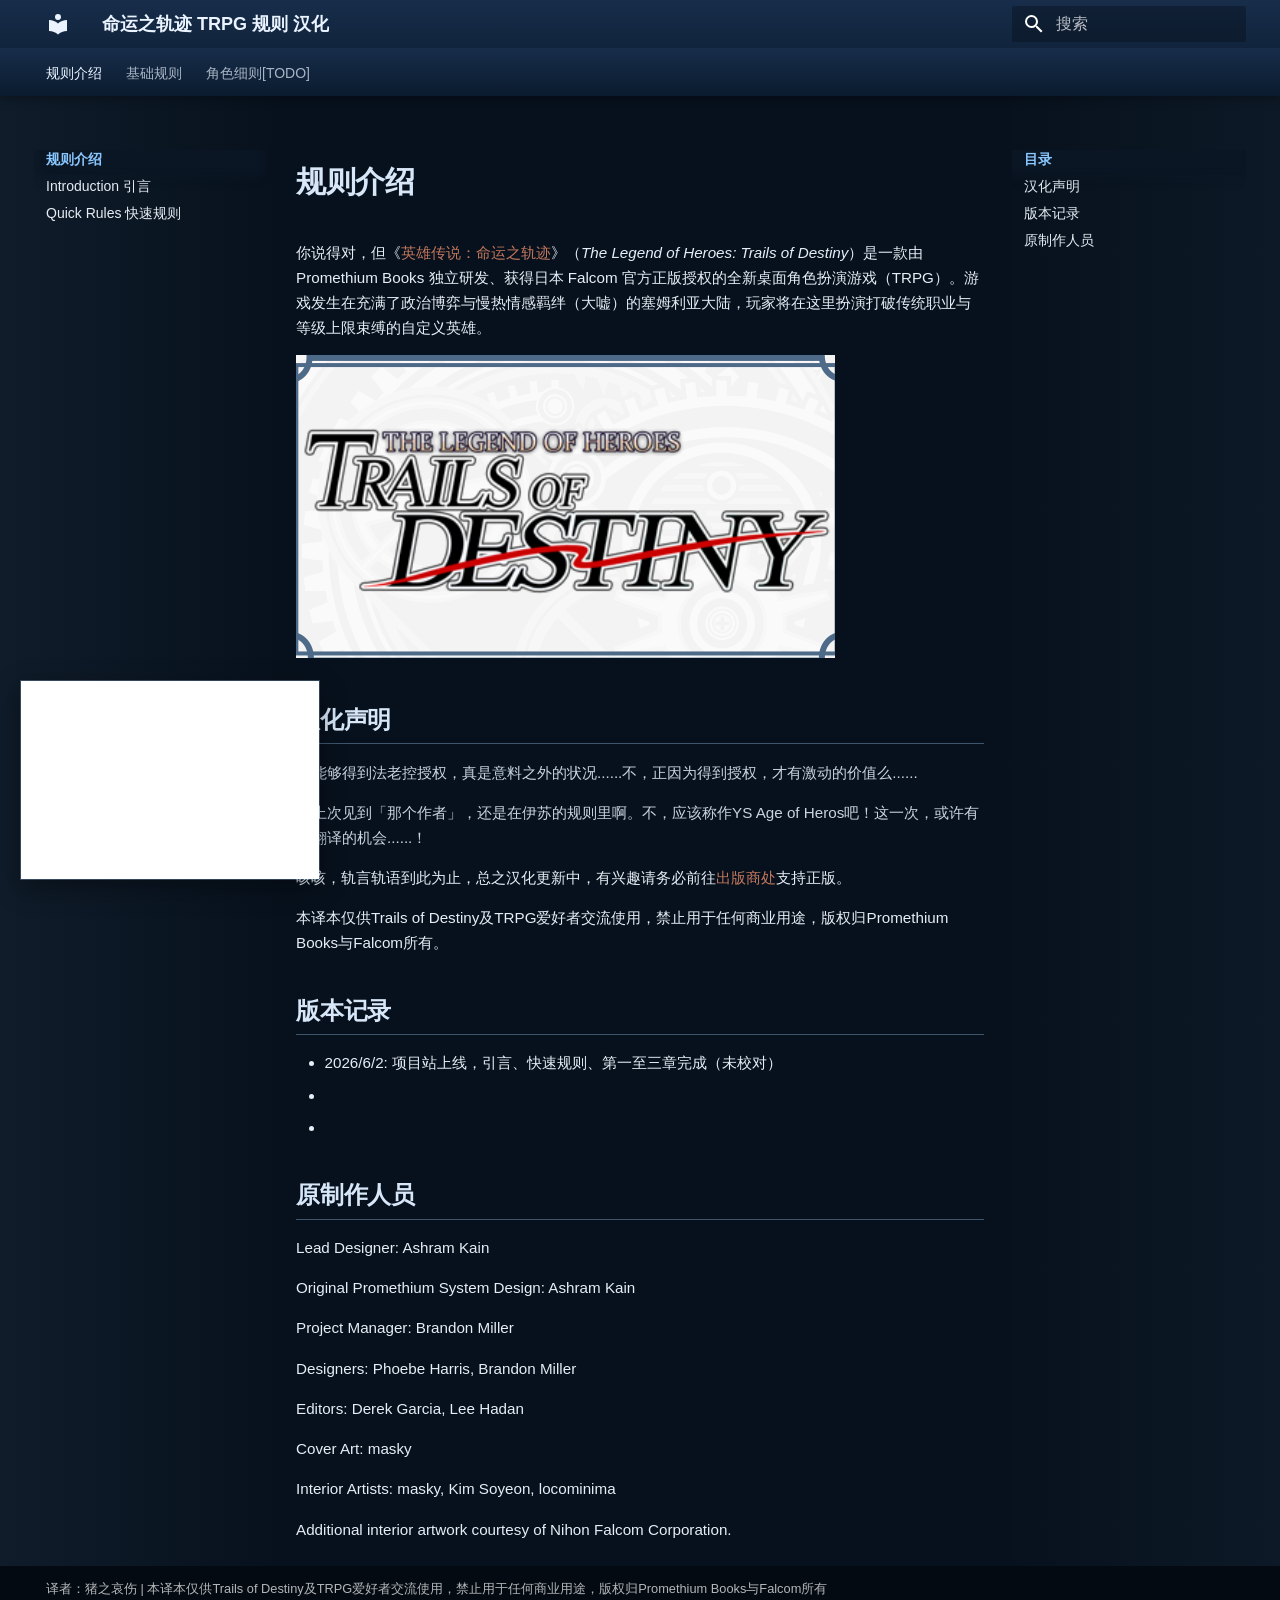
<file: index.html>
<!doctype html>
<html lang="zh" class="no-js">
  <head>
    
      <meta charset="utf-8">
      <meta name="viewport" content="width=device-width,initial-scale=1">
      
        <meta name="description" content="《英雄传说：命运之轨迹》桌面角色扮演规则 汉化站">
      
      
      
        <link rel="canonical" href="https://pigeonxiong.github.io/trails_zh/">
      
      
      
        <link rel="next" href="01_introduction/">
      
      
        
      
      
      <link rel="icon" href="assets/images/favicon.png">
      <meta name="generator" content="mkdocs-1.6.1, mkdocs-material-9.7.6">
    
    
      
        <title>卷首 - 命运之轨迹 TRPG 规则 汉化</title>
      
    
    
      <link rel="stylesheet" href="assets/stylesheets/main.484c7ddc.min.css">
      
        
        <link rel="stylesheet" href="assets/stylesheets/palette.ab4e12ef.min.css">
      
      


    
    
      
    
    
      
    
    
      <link rel="stylesheet" href="stylesheets/parchment.css">
    
    <script>__md_scope=new URL(".",location),__md_hash=e=>[...e].reduce(((e,_)=>(e<<5)-e+_.charCodeAt(0)),0),__md_get=(e,_=localStorage,t=__md_scope)=>JSON.parse(_.getItem(t.pathname+"."+e)),__md_set=(e,_,t=localStorage,a=__md_scope)=>{try{t.setItem(a.pathname+"."+e,JSON.stringify(_))}catch(e){}}</script>
    
      

    
    
  </head>
  
  
    
    
    
    
    
    <body dir="ltr" data-md-color-scheme="slate" data-md-color-primary="brown" data-md-color-accent="amber">
  
    
    <input class="md-toggle" data-md-toggle="drawer" type="checkbox" id="__drawer" autocomplete="off">
    <input class="md-toggle" data-md-toggle="search" type="checkbox" id="__search" autocomplete="off">
    <label class="md-overlay" for="__drawer"></label>
    <div data-md-component="skip">
      
        
        <a href="#_1" class="md-skip">
          跳转至
        </a>
      
    </div>
    <div data-md-component="announce">
      
    </div>
    
    
      

  

<header class="md-header md-header--shadow md-header--lifted" data-md-component="header">
  <nav class="md-header__inner md-grid" aria-label="页眉">
    <a href="." title="命运之轨迹 TRPG 规则 汉化" class="md-header__button md-logo" aria-label="命运之轨迹 TRPG 规则 汉化" data-md-component="logo">
      
  
  <svg xmlns="http://www.w3.org/2000/svg" viewBox="0 0 24 24"><path d="M12 8a3 3 0 0 0 3-3 3 3 0 0 0-3-3 3 3 0 0 0-3 3 3 3 0 0 0 3 3m0 3.54C9.64 9.35 6.5 8 3 8v11c3.5 0 6.64 1.35 9 3.54 2.36-2.19 5.5-3.54 9-3.54V8c-3.5 0-6.64 1.35-9 3.54"/></svg>

    </a>
    <label class="md-header__button md-icon" for="__drawer">
      
      <svg xmlns="http://www.w3.org/2000/svg" viewBox="0 0 24 24"><path d="M3 6h18v2H3zm0 5h18v2H3zm0 5h18v2H3z"/></svg>
    </label>
    <div class="md-header__title" data-md-component="header-title">
      <div class="md-header__ellipsis">
        <div class="md-header__topic">
          <span class="md-ellipsis">
            命运之轨迹 TRPG 规则 汉化
          </span>
        </div>
        <div class="md-header__topic" data-md-component="header-topic">
          <span class="md-ellipsis">
            
              卷首
            
          </span>
        </div>
      </div>
    </div>
    
      
    
    
    
    
      
      
        <label class="md-header__button md-icon" for="__search">
          
          <svg xmlns="http://www.w3.org/2000/svg" viewBox="0 0 24 24"><path d="M9.5 3A6.5 6.5 0 0 1 16 9.5c0 1.61-.59 3.09-1.56 4.23l.27.27h.79l5 5-1.5 1.5-5-5v-.79l-.27-.27A6.52 6.52 0 0 1 9.5 16 6.5 6.5 0 0 1 3 9.5 6.5 6.5 0 0 1 9.5 3m0 2C7 5 5 7 5 9.5S7 14 9.5 14 14 12 14 9.5 12 5 9.5 5"/></svg>
        </label>
        <div class="md-search" data-md-component="search" role="dialog">
  <label class="md-search__overlay" for="__search"></label>
  <div class="md-search__inner" role="search">
    <form class="md-search__form" name="search">
      <input type="text" class="md-search__input" name="query" aria-label="搜索" placeholder="搜索" autocapitalize="off" autocorrect="off" autocomplete="off" spellcheck="false" data-md-component="search-query" required>
      <label class="md-search__icon md-icon" for="__search">
        
        <svg xmlns="http://www.w3.org/2000/svg" viewBox="0 0 24 24"><path d="M9.5 3A6.5 6.5 0 0 1 16 9.5c0 1.61-.59 3.09-1.56 4.23l.27.27h.79l5 5-1.5 1.5-5-5v-.79l-.27-.27A6.52 6.52 0 0 1 9.5 16 6.5 6.5 0 0 1 3 9.5 6.5 6.5 0 0 1 9.5 3m0 2C7 5 5 7 5 9.5S7 14 9.5 14 14 12 14 9.5 12 5 9.5 5"/></svg>
        
        <svg xmlns="http://www.w3.org/2000/svg" viewBox="0 0 24 24"><path d="M20 11v2H8l5.5 5.5-1.42 1.42L4.16 12l7.92-7.92L13.5 5.5 8 11z"/></svg>
      </label>
      <nav class="md-search__options" aria-label="查找">
        
        <button type="reset" class="md-search__icon md-icon" title="清空当前内容" aria-label="清空当前内容" tabindex="-1">
          
          <svg xmlns="http://www.w3.org/2000/svg" viewBox="0 0 24 24"><path d="M19 6.41 17.59 5 12 10.59 6.41 5 5 6.41 10.59 12 5 17.59 6.41 19 12 13.41 17.59 19 19 17.59 13.41 12z"/></svg>
        </button>
      </nav>
      
    </form>
    <div class="md-search__output">
      <div class="md-search__scrollwrap" tabindex="0" data-md-scrollfix>
        <div class="md-search-result" data-md-component="search-result">
          <div class="md-search-result__meta">
            正在初始化搜索引擎
          </div>
          <ol class="md-search-result__list" role="presentation"></ol>
        </div>
      </div>
    </div>
  </div>
</div>
      
    
    
  </nav>
  
    
      
<nav class="md-tabs" aria-label="标签" data-md-component="tabs">
  <div class="md-grid">
    <ul class="md-tabs__list">
      
        
  
  
  
    
  
  
    
    
      <li class="md-tabs__item md-tabs__item--active">
        <a href="." class="md-tabs__link">
          
  
  
    
  
  规则介绍

        </a>
      </li>
    
  

      
        
  
  
  
  
    
    
      <li class="md-tabs__item">
        <a href="02_chapter_1_playing_trails_of_destiny/" class="md-tabs__link">
          
  
  
    
  
  基础规则

        </a>
      </li>
    
  

      
        
  
  
  
  
    
    
      <li class="md-tabs__item">
        <a href="05_chapter_4_building_characters/" class="md-tabs__link">
          
  
  
    
  
  角色细则[TODO]

        </a>
      </li>
    
  

      
    </ul>
  </div>
</nav>
    
  
</header>
    
    <div class="md-container" data-md-component="container">
      
      
        
      
      <main class="md-main" data-md-component="main">
        <div class="md-main__inner md-grid">
          
            
              
              <div class="md-sidebar md-sidebar--primary" data-md-component="sidebar" data-md-type="navigation" >
                <div class="md-sidebar__scrollwrap">
                  <div class="md-sidebar__inner">
                    


  


<nav class="md-nav md-nav--primary md-nav--lifted" aria-label="导航栏" data-md-level="0">
  <label class="md-nav__title" for="__drawer">
    <a href="." title="命运之轨迹 TRPG 规则 汉化" class="md-nav__button md-logo" aria-label="命运之轨迹 TRPG 规则 汉化" data-md-component="logo">
      
  
  <svg xmlns="http://www.w3.org/2000/svg" viewBox="0 0 24 24"><path d="M12 8a3 3 0 0 0 3-3 3 3 0 0 0-3-3 3 3 0 0 0-3 3 3 3 0 0 0 3 3m0 3.54C9.64 9.35 6.5 8 3 8v11c3.5 0 6.64 1.35 9 3.54 2.36-2.19 5.5-3.54 9-3.54V8c-3.5 0-6.64 1.35-9 3.54"/></svg>

    </a>
    命运之轨迹 TRPG 规则 汉化
  </label>
  
  <ul class="md-nav__list" data-md-scrollfix>
    
      
      
  
  
    
  
  
  
    
    
      
        
          
        
      
        
      
        
      
    
    
    
      
        
        
      
      
        
      
    
    
    <li class="md-nav__item md-nav__item--active md-nav__item--section md-nav__item--nested">
      
        
        
        <input class="md-nav__toggle md-toggle " type="checkbox" id="__nav_1" checked>
        
          
          <div class="md-nav__link md-nav__container">
            <a href="." class="md-nav__link md-nav__link--active">
              
  
  
  <span class="md-ellipsis">
    
  
    规则介绍
  

    
  </span>
  
  

            </a>
            
              
              <label class="md-nav__link md-nav__link--active" for="__nav_1" id="__nav_1_label" tabindex="">
                <span class="md-nav__icon md-icon"></span>
              </label>
            
          </div>
        
        <nav class="md-nav" data-md-level="1" aria-labelledby="__nav_1_label" aria-expanded="true">
          <label class="md-nav__title" for="__nav_1">
            <span class="md-nav__icon md-icon"></span>
            
  
    规则介绍
  

          </label>
          <ul class="md-nav__list" data-md-scrollfix>
            
              
            
              
                
  
  
  
  
    <li class="md-nav__item">
      <a href="01_introduction/" class="md-nav__link">
        
  
  
  <span class="md-ellipsis">
    
  
    Introduction 引言
  

    
  </span>
  
  

      </a>
    </li>
  

              
            
              
                
  
  
  
  
    <li class="md-nav__item">
      <a href="00_quick_rules/" class="md-nav__link">
        
  
  
  <span class="md-ellipsis">
    
  
    Quick Rules 快速规则
  

    
  </span>
  
  

      </a>
    </li>
  

              
            
          </ul>
        </nav>
      
    </li>
  

    
      
      
  
  
  
  
    
    
      
        
      
        
      
        
      
    
    
    
      
      
        
      
    
    
    <li class="md-nav__item md-nav__item--nested">
      
        
        
        <input class="md-nav__toggle md-toggle " type="checkbox" id="__nav_2" >
        
          
          <label class="md-nav__link" for="__nav_2" id="__nav_2_label" tabindex="0">
            
  
  
  <span class="md-ellipsis">
    
  
    基础规则
  

    
  </span>
  
  

            <span class="md-nav__icon md-icon"></span>
          </label>
        
        <nav class="md-nav" data-md-level="1" aria-labelledby="__nav_2_label" aria-expanded="false">
          <label class="md-nav__title" for="__nav_2">
            <span class="md-nav__icon md-icon"></span>
            
  
    基础规则
  

          </label>
          <ul class="md-nav__list" data-md-scrollfix>
            
              
                
  
  
  
  
    <li class="md-nav__item">
      <a href="02_chapter_1_playing_trails_of_destiny/" class="md-nav__link">
        
  
  
  <span class="md-ellipsis">
    
  
    Chap 1 游玩《命运之轨迹》
  

    
  </span>
  
  

      </a>
    </li>
  

              
            
              
                
  
  
  
  
    <li class="md-nav__item">
      <a href="03_chapter_2_adventure/" class="md-nav__link">
        
  
  
  <span class="md-ellipsis">
    
  
    Chap 2 冒险
  

    
  </span>
  
  

      </a>
    </li>
  

              
            
              
                
  
  
  
  
    <li class="md-nav__item">
      <a href="04_chapter_3_combat_action/" class="md-nav__link">
        
  
  
  <span class="md-ellipsis">
    
  
    Chap 3 战斗与动作[TODO]
  

    
  </span>
  
  

      </a>
    </li>
  

              
            
          </ul>
        </nav>
      
    </li>
  

    
      
      
  
  
  
  
    
    
      
        
      
        
      
    
    
    
      
      
        
      
    
    
    <li class="md-nav__item md-nav__item--nested">
      
        
        
        <input class="md-nav__toggle md-toggle " type="checkbox" id="__nav_3" >
        
          
          <label class="md-nav__link" for="__nav_3" id="__nav_3_label" tabindex="0">
            
  
  
  <span class="md-ellipsis">
    
  
    角色细则[TODO]
  

    
  </span>
  
  

            <span class="md-nav__icon md-icon"></span>
          </label>
        
        <nav class="md-nav" data-md-level="1" aria-labelledby="__nav_3_label" aria-expanded="false">
          <label class="md-nav__title" for="__nav_3">
            <span class="md-nav__icon md-icon"></span>
            
  
    角色细则[TODO]
  

          </label>
          <ul class="md-nav__list" data-md-scrollfix>
            
              
                
  
  
  
  
    <li class="md-nav__item">
      <a href="05_chapter_4_building_characters/" class="md-nav__link">
        
  
  
  <span class="md-ellipsis">
    
  
    Chap 4 角色创建
  

    
  </span>
  
  

      </a>
    </li>
  

              
            
              
                
  
  
  
  
    <li class="md-nav__item">
      <a href="06_chapter_5_ability_scores/" class="md-nav__link">
        
  
  
  <span class="md-ellipsis">
    
  
    Chap 5 属性
  

    
  </span>
  
  

      </a>
    </li>
  

              
            
          </ul>
        </nav>
      
    </li>
  

    
  </ul>
</nav>
                  </div>
                </div>
              </div>
            
            
              
              <div class="md-sidebar md-sidebar--secondary" data-md-component="sidebar" data-md-type="toc" >
                <div class="md-sidebar__scrollwrap">
                  <div class="md-sidebar__inner">
                    

<nav class="md-nav md-nav--secondary" aria-label="目录">
  
  
  
    
  
  
    <label class="md-nav__title" for="__toc">
      <span class="md-nav__icon md-icon"></span>
      目录
    </label>
    <ul class="md-nav__list" data-md-component="toc" data-md-scrollfix>
      
        <li class="md-nav__item">
  <a href="#_2" class="md-nav__link">
    <span class="md-ellipsis">
      
        汉化声明
      
    </span>
  </a>
  
</li>
      
        <li class="md-nav__item">
  <a href="#_3" class="md-nav__link">
    <span class="md-ellipsis">
      
        版本记录
      
    </span>
  </a>
  
</li>
      
        <li class="md-nav__item">
  <a href="#_4" class="md-nav__link">
    <span class="md-ellipsis">
      
        原制作人员
      
    </span>
  </a>
  
</li>
      
    </ul>
  
</nav>
                  </div>
                </div>
              </div>
            
          
          
            <div class="md-content" data-md-component="content">
              
              <article class="md-content__inner md-typeset">
                
                  



<h1 id="_1">规则介绍</h1>
<p>你说得对，但《<a href="https://www.promethiumbooks.com/legend-of-heroes-trails-of-destiny">英雄传说：命运之轨迹</a>》（<em>The Legend of Heroes: Trails of Destiny</em>）是一款由 Promethium Books 独立研发、获得日本 Falcom 官方正版授权的全新桌面角色扮演游戏（TRPG）。游戏发生在充满了政治博弈与慢热情感羁绊（大嘘）的塞姆利亚大陆，玩家将在这里扮演打破传统职业与等级上限束缚的自定义英雄。</p>
<p><img alt="" src="assets/p002_01.png" /></p>
<h2 id="_2">汉化声明</h2>
<blockquote>
<p>能够得到法老控授权，真是意料之外的状况......不，正因为得到授权，才有激动的价值么......</p>
<p>上次见到「那个作者」，还是在伊苏的规则里啊。不，应该称作YS Age of Heros吧！这一次，或许有翻译的机会......！</p>
</blockquote>
<p>咳咳，轨言轨语到此为止，总之汉化更新中，有兴趣请务必前往<a href="https://www.promethiumbooks.com/legend-of-heroes-trails-of-destiny">出版商处</a>支持正版。</p>
<p>本译本仅供Trails of Destiny及TRPG爱好者交流使用，禁止用于任何商业用途，版权归Promethium Books与Falcom所有。</p>
<h2 id="_3">版本记录</h2>
<ul>
<li>2026/6/2: 项目站上线，引言、快速规则、第一至三章完成（未校对）</li>
<li></li>
<li></li>
</ul>
<h2 id="_4">原制作人员</h2>
<p>Lead Designer: Ashram Kain</p>
<p>Original Promethium System Design: Ashram Kain</p>
<p>Project Manager: Brandon Miller</p>
<p>Designers: Phoebe Harris, Brandon Miller</p>
<p>Editors: Derek Garcia, Lee Hadan</p>
<p>Cover Art: masky</p>
<p>Interior Artists: masky, Kim Soyeon, locominima</p>
<p>Additional interior artwork courtesy of Nihon Falcom Corporation.</p>












                
              </article>
            </div>
          
          
<script>var target=document.getElementById(location.hash.slice(1));target&&target.name&&(target.checked=target.name.startsWith("__tabbed_"))</script>
        </div>
        
          <button type="button" class="md-top md-icon" data-md-component="top" hidden>
  
  <svg xmlns="http://www.w3.org/2000/svg" viewBox="0 0 24 24"><path d="M13 20h-2V8l-5.5 5.5-1.42-1.42L12 4.16l7.92 7.92-1.42 1.42L13 8z"/></svg>
  回到页面顶部
</button>
        
      </main>
      
        <footer class="md-footer">
  
  <div class="md-footer-meta md-typeset">
    <div class="md-footer-meta__inner md-grid">
      <div class="md-copyright">
  
    <div class="md-copyright__highlight">
      译者：猪之哀伤 | 本译本仅供Trails of Destiny及TRPG爱好者交流使用，禁止用于任何商业用途，版权归Promethium Books与Falcom所有
    </div>
  
  
</div>
      
    </div>
  </div>
</footer>
      
    </div>
    <div class="md-dialog" data-md-component="dialog">
      <div class="md-dialog__inner md-typeset"></div>
    </div>
    
      <div class="md-progress" data-md-component="progress" role="progressbar"></div>
    
    
    
      
      
      <script id="__config" type="application/json">{"annotate": null, "base": ".", "features": ["navigation.tabs", "navigation.tabs.sticky", "navigation.instant", "navigation.instant.progress", "navigation.sections", "navigation.top", "navigation.indexes", "toc.follow", "content.code.copy"], "search": "assets/javascripts/workers/search.2c215733.min.js", "tags": null, "translations": {"clipboard.copied": "\u5df2\u590d\u5236", "clipboard.copy": "\u590d\u5236", "search.result.more.one": "\u5728\u8be5\u9875\u4e0a\u8fd8\u6709 1 \u4e2a\u7b26\u5408\u6761\u4ef6\u7684\u7ed3\u679c", "search.result.more.other": "\u5728\u8be5\u9875\u4e0a\u8fd8\u6709 # \u4e2a\u7b26\u5408\u6761\u4ef6\u7684\u7ed3\u679c", "search.result.none": "\u6ca1\u6709\u627e\u5230\u7b26\u5408\u6761\u4ef6\u7684\u7ed3\u679c", "search.result.one": "\u627e\u5230 1 \u4e2a\u7b26\u5408\u6761\u4ef6\u7684\u7ed3\u679c", "search.result.other": "# \u4e2a\u7b26\u5408\u6761\u4ef6\u7684\u7ed3\u679c", "search.result.placeholder": "\u952e\u5165\u4ee5\u5f00\u59cb\u641c\u7d22", "search.result.term.missing": "\u7f3a\u5c11", "select.version": "\u9009\u62e9\u5f53\u524d\u7248\u672c"}, "version": null}</script>
    
    
      <script src="assets/javascripts/bundle.79ae519e.min.js"></script>
      
        <script src="javascripts/extra.js"></script>
      
    
  </body>
</html>
</file>
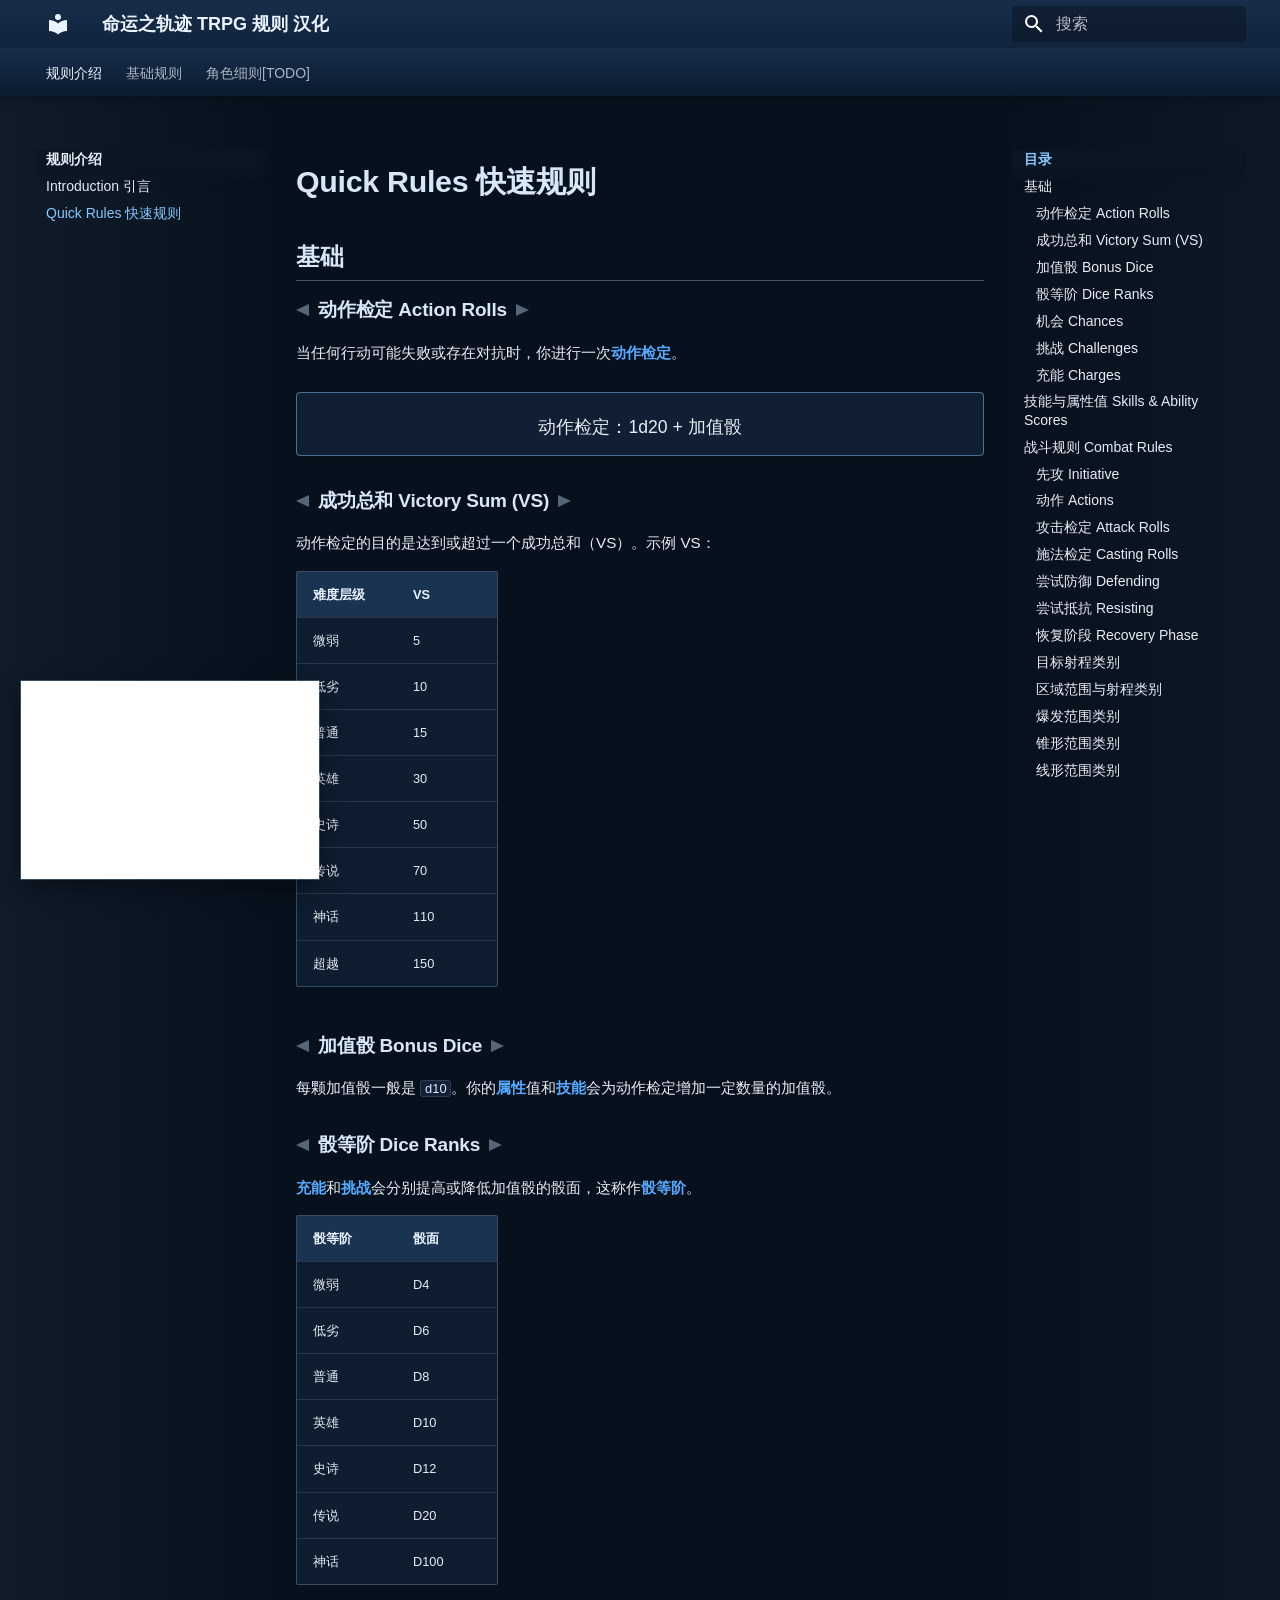
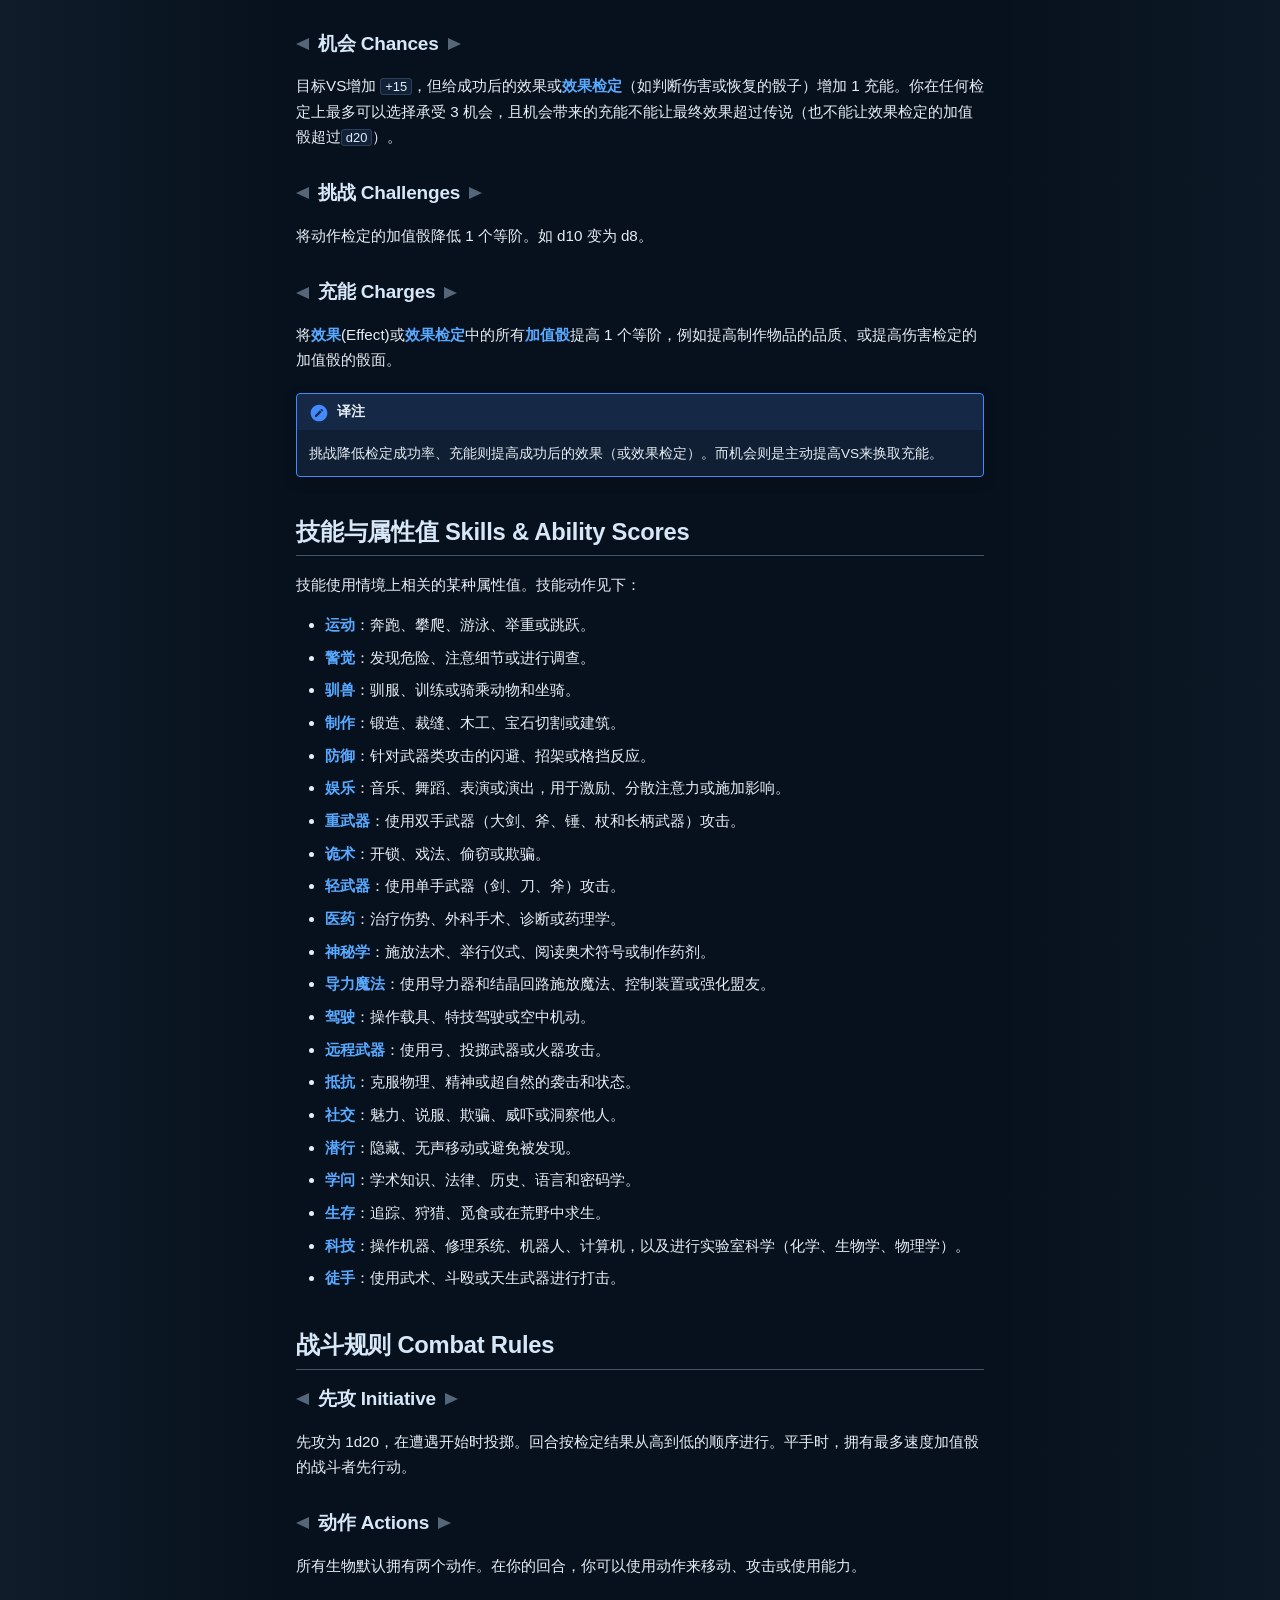
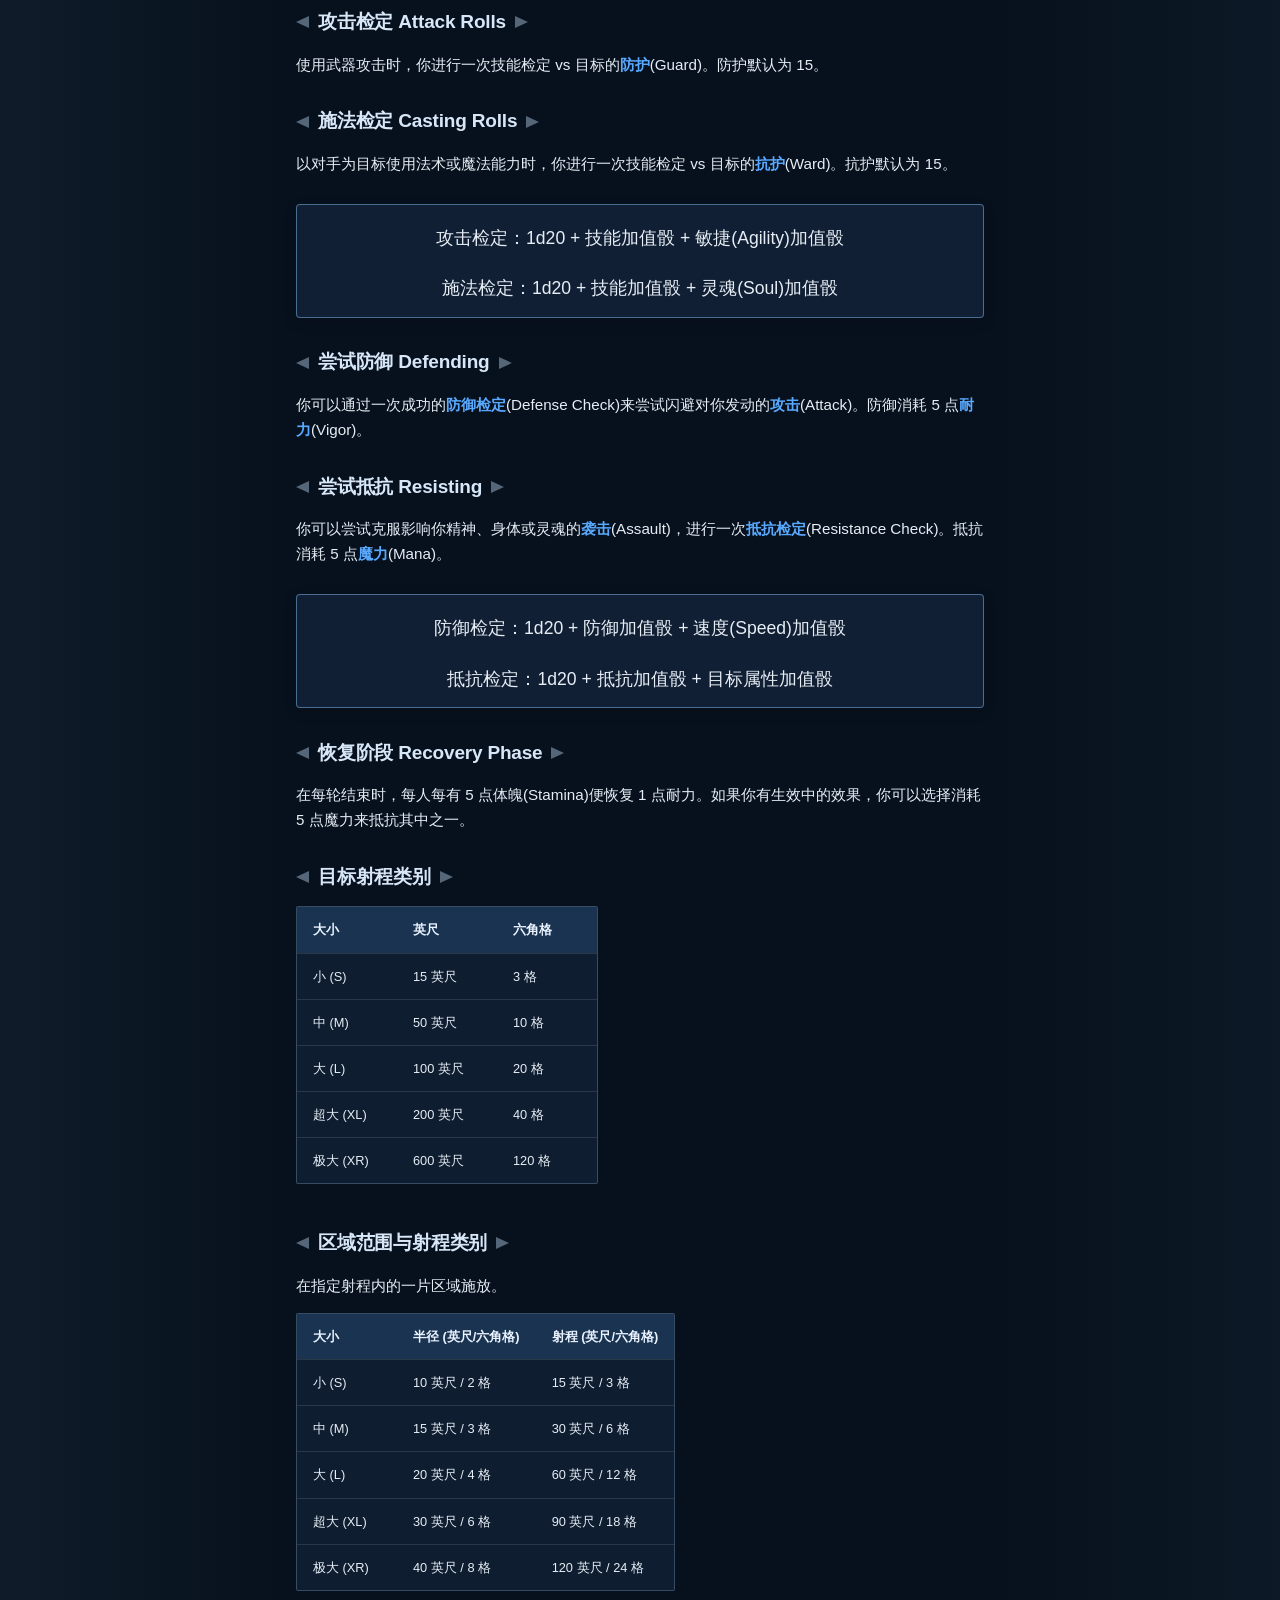
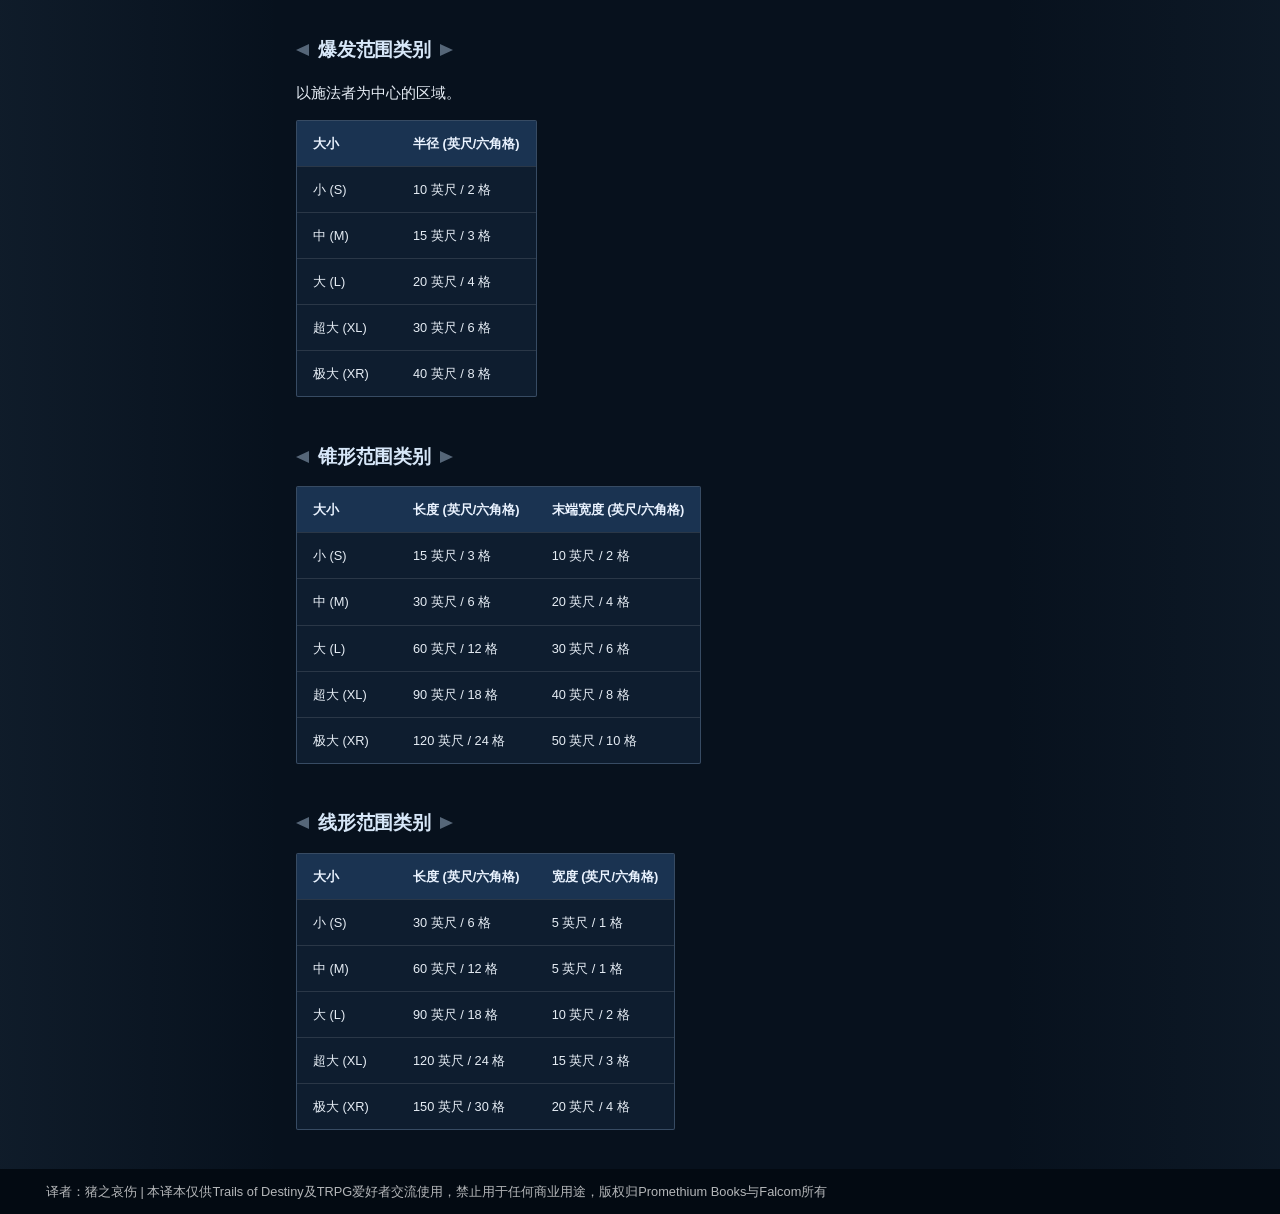
<file: 00_quick_rules/index.html>
<!doctype html>
<html lang="zh" class="no-js">
  <head>
    
      <meta charset="utf-8">
      <meta name="viewport" content="width=device-width,initial-scale=1">
      
        <meta name="description" content="《英雄传说：命运之轨迹》桌面角色扮演规则 汉化站">
      
      
      
        <link rel="canonical" href="https://pigeonxiong.github.io/trails_zh/00_quick_rules/">
      
      
        <link rel="prev" href="../01_introduction/">
      
      
        <link rel="next" href="../02_chapter_1_playing_trails_of_destiny/">
      
      
        
      
      
      <link rel="icon" href="../assets/images/favicon.png">
      <meta name="generator" content="mkdocs-1.6.1, mkdocs-material-9.7.6">
    
    
      
        <title>Quick Rules 快速规则 - 命运之轨迹 TRPG 规则 汉化</title>
      
    
    
      <link rel="stylesheet" href="../assets/stylesheets/main.484c7ddc.min.css">
      
        
        <link rel="stylesheet" href="../assets/stylesheets/palette.ab4e12ef.min.css">
      
      


    
    
      
    
    
      
    
    
      <link rel="stylesheet" href="../stylesheets/parchment.css">
    
    <script>__md_scope=new URL("..",location),__md_hash=e=>[...e].reduce(((e,_)=>(e<<5)-e+_.charCodeAt(0)),0),__md_get=(e,_=localStorage,t=__md_scope)=>JSON.parse(_.getItem(t.pathname+"."+e)),__md_set=(e,_,t=localStorage,a=__md_scope)=>{try{t.setItem(a.pathname+"."+e,JSON.stringify(_))}catch(e){}}</script>
    
      

    
    
  </head>
  
  
    
    
    
    
    
    <body dir="ltr" data-md-color-scheme="slate" data-md-color-primary="brown" data-md-color-accent="amber">
  
    
    <input class="md-toggle" data-md-toggle="drawer" type="checkbox" id="__drawer" autocomplete="off">
    <input class="md-toggle" data-md-toggle="search" type="checkbox" id="__search" autocomplete="off">
    <label class="md-overlay" for="__drawer"></label>
    <div data-md-component="skip">
      
        
        <a href="#quick-rules" class="md-skip">
          跳转至
        </a>
      
    </div>
    <div data-md-component="announce">
      
    </div>
    
    
      

  

<header class="md-header md-header--shadow md-header--lifted" data-md-component="header">
  <nav class="md-header__inner md-grid" aria-label="页眉">
    <a href=".." title="命运之轨迹 TRPG 规则 汉化" class="md-header__button md-logo" aria-label="命运之轨迹 TRPG 规则 汉化" data-md-component="logo">
      
  
  <svg xmlns="http://www.w3.org/2000/svg" viewBox="0 0 24 24"><path d="M12 8a3 3 0 0 0 3-3 3 3 0 0 0-3-3 3 3 0 0 0-3 3 3 3 0 0 0 3 3m0 3.54C9.64 9.35 6.5 8 3 8v11c3.5 0 6.64 1.35 9 3.54 2.36-2.19 5.5-3.54 9-3.54V8c-3.5 0-6.64 1.35-9 3.54"/></svg>

    </a>
    <label class="md-header__button md-icon" for="__drawer">
      
      <svg xmlns="http://www.w3.org/2000/svg" viewBox="0 0 24 24"><path d="M3 6h18v2H3zm0 5h18v2H3zm0 5h18v2H3z"/></svg>
    </label>
    <div class="md-header__title" data-md-component="header-title">
      <div class="md-header__ellipsis">
        <div class="md-header__topic">
          <span class="md-ellipsis">
            命运之轨迹 TRPG 规则 汉化
          </span>
        </div>
        <div class="md-header__topic" data-md-component="header-topic">
          <span class="md-ellipsis">
            
              Quick Rules 快速规则
            
          </span>
        </div>
      </div>
    </div>
    
      
    
    
    
    
      
      
        <label class="md-header__button md-icon" for="__search">
          
          <svg xmlns="http://www.w3.org/2000/svg" viewBox="0 0 24 24"><path d="M9.5 3A6.5 6.5 0 0 1 16 9.5c0 1.61-.59 3.09-1.56 4.23l.27.27h.79l5 5-1.5 1.5-5-5v-.79l-.27-.27A6.52 6.52 0 0 1 9.5 16 6.5 6.5 0 0 1 3 9.5 6.5 6.5 0 0 1 9.5 3m0 2C7 5 5 7 5 9.5S7 14 9.5 14 14 12 14 9.5 12 5 9.5 5"/></svg>
        </label>
        <div class="md-search" data-md-component="search" role="dialog">
  <label class="md-search__overlay" for="__search"></label>
  <div class="md-search__inner" role="search">
    <form class="md-search__form" name="search">
      <input type="text" class="md-search__input" name="query" aria-label="搜索" placeholder="搜索" autocapitalize="off" autocorrect="off" autocomplete="off" spellcheck="false" data-md-component="search-query" required>
      <label class="md-search__icon md-icon" for="__search">
        
        <svg xmlns="http://www.w3.org/2000/svg" viewBox="0 0 24 24"><path d="M9.5 3A6.5 6.5 0 0 1 16 9.5c0 1.61-.59 3.09-1.56 4.23l.27.27h.79l5 5-1.5 1.5-5-5v-.79l-.27-.27A6.52 6.52 0 0 1 9.5 16 6.5 6.5 0 0 1 3 9.5 6.5 6.5 0 0 1 9.5 3m0 2C7 5 5 7 5 9.5S7 14 9.5 14 14 12 14 9.5 12 5 9.5 5"/></svg>
        
        <svg xmlns="http://www.w3.org/2000/svg" viewBox="0 0 24 24"><path d="M20 11v2H8l5.5 5.5-1.42 1.42L4.16 12l7.92-7.92L13.5 5.5 8 11z"/></svg>
      </label>
      <nav class="md-search__options" aria-label="查找">
        
        <button type="reset" class="md-search__icon md-icon" title="清空当前内容" aria-label="清空当前内容" tabindex="-1">
          
          <svg xmlns="http://www.w3.org/2000/svg" viewBox="0 0 24 24"><path d="M19 6.41 17.59 5 12 10.59 6.41 5 5 6.41 10.59 12 5 17.59 6.41 19 12 13.41 17.59 19 19 17.59 13.41 12z"/></svg>
        </button>
      </nav>
      
    </form>
    <div class="md-search__output">
      <div class="md-search__scrollwrap" tabindex="0" data-md-scrollfix>
        <div class="md-search-result" data-md-component="search-result">
          <div class="md-search-result__meta">
            正在初始化搜索引擎
          </div>
          <ol class="md-search-result__list" role="presentation"></ol>
        </div>
      </div>
    </div>
  </div>
</div>
      
    
    
  </nav>
  
    
      
<nav class="md-tabs" aria-label="标签" data-md-component="tabs">
  <div class="md-grid">
    <ul class="md-tabs__list">
      
        
  
  
  
    
  
  
    
    
      <li class="md-tabs__item md-tabs__item--active">
        <a href=".." class="md-tabs__link">
          
  
  
    
  
  规则介绍

        </a>
      </li>
    
  

      
        
  
  
  
  
    
    
      <li class="md-tabs__item">
        <a href="../02_chapter_1_playing_trails_of_destiny/" class="md-tabs__link">
          
  
  
    
  
  基础规则

        </a>
      </li>
    
  

      
        
  
  
  
  
    
    
      <li class="md-tabs__item">
        <a href="../05_chapter_4_building_characters/" class="md-tabs__link">
          
  
  
    
  
  角色细则[TODO]

        </a>
      </li>
    
  

      
    </ul>
  </div>
</nav>
    
  
</header>
    
    <div class="md-container" data-md-component="container">
      
      
        
      
      <main class="md-main" data-md-component="main">
        <div class="md-main__inner md-grid">
          
            
              
              <div class="md-sidebar md-sidebar--primary" data-md-component="sidebar" data-md-type="navigation" >
                <div class="md-sidebar__scrollwrap">
                  <div class="md-sidebar__inner">
                    


  


<nav class="md-nav md-nav--primary md-nav--lifted" aria-label="导航栏" data-md-level="0">
  <label class="md-nav__title" for="__drawer">
    <a href=".." title="命运之轨迹 TRPG 规则 汉化" class="md-nav__button md-logo" aria-label="命运之轨迹 TRPG 规则 汉化" data-md-component="logo">
      
  
  <svg xmlns="http://www.w3.org/2000/svg" viewBox="0 0 24 24"><path d="M12 8a3 3 0 0 0 3-3 3 3 0 0 0-3-3 3 3 0 0 0-3 3 3 3 0 0 0 3 3m0 3.54C9.64 9.35 6.5 8 3 8v11c3.5 0 6.64 1.35 9 3.54 2.36-2.19 5.5-3.54 9-3.54V8c-3.5 0-6.64 1.35-9 3.54"/></svg>

    </a>
    命运之轨迹 TRPG 规则 汉化
  </label>
  
  <ul class="md-nav__list" data-md-scrollfix>
    
      
      
  
  
    
  
  
  
    
    
      
        
          
        
      
        
      
        
      
    
    
    
      
        
        
      
      
        
      
    
    
    <li class="md-nav__item md-nav__item--active md-nav__item--section md-nav__item--nested">
      
        
        
        <input class="md-nav__toggle md-toggle " type="checkbox" id="__nav_1" checked>
        
          
          <div class="md-nav__link md-nav__container">
            <a href=".." class="md-nav__link ">
              
  
  
  <span class="md-ellipsis">
    
  
    规则介绍
  

    
  </span>
  
  

            </a>
            
              
              <label class="md-nav__link " for="__nav_1" id="__nav_1_label" tabindex="">
                <span class="md-nav__icon md-icon"></span>
              </label>
            
          </div>
        
        <nav class="md-nav" data-md-level="1" aria-labelledby="__nav_1_label" aria-expanded="true">
          <label class="md-nav__title" for="__nav_1">
            <span class="md-nav__icon md-icon"></span>
            
  
    规则介绍
  

          </label>
          <ul class="md-nav__list" data-md-scrollfix>
            
              
            
              
                
  
  
  
  
    <li class="md-nav__item">
      <a href="../01_introduction/" class="md-nav__link">
        
  
  
  <span class="md-ellipsis">
    
  
    Introduction 引言
  

    
  </span>
  
  

      </a>
    </li>
  

              
            
              
                
  
  
    
  
  
  
    <li class="md-nav__item md-nav__item--active">
      
      <input class="md-nav__toggle md-toggle" type="checkbox" id="__toc">
      
      
        
      
      
        <label class="md-nav__link md-nav__link--active" for="__toc">
          
  
  
  <span class="md-ellipsis">
    
  
    Quick Rules 快速规则
  

    
  </span>
  
  

          <span class="md-nav__icon md-icon"></span>
        </label>
      
      <a href="./" class="md-nav__link md-nav__link--active">
        
  
  
  <span class="md-ellipsis">
    
  
    Quick Rules 快速规则
  

    
  </span>
  
  

      </a>
      
        

<nav class="md-nav md-nav--secondary" aria-label="目录">
  
  
  
    
  
  
    <label class="md-nav__title" for="__toc">
      <span class="md-nav__icon md-icon"></span>
      目录
    </label>
    <ul class="md-nav__list" data-md-component="toc" data-md-scrollfix>
      
        <li class="md-nav__item">
  <a href="#_1" class="md-nav__link">
    <span class="md-ellipsis">
      
        基础
      
    </span>
  </a>
  
    <nav class="md-nav" aria-label="基础">
      <ul class="md-nav__list">
        
          <li class="md-nav__item">
  <a href="#action-rolls" class="md-nav__link">
    <span class="md-ellipsis">
      
        动作检定 Action Rolls
      
    </span>
  </a>
  
</li>
        
          <li class="md-nav__item">
  <a href="#victory-sum-vs" class="md-nav__link">
    <span class="md-ellipsis">
      
        成功总和 Victory Sum (VS)
      
    </span>
  </a>
  
</li>
        
          <li class="md-nav__item">
  <a href="#bonus-dice" class="md-nav__link">
    <span class="md-ellipsis">
      
        加值骰 Bonus Dice
      
    </span>
  </a>
  
</li>
        
          <li class="md-nav__item">
  <a href="#dice-ranks" class="md-nav__link">
    <span class="md-ellipsis">
      
        骰等阶 Dice Ranks
      
    </span>
  </a>
  
</li>
        
          <li class="md-nav__item">
  <a href="#chances" class="md-nav__link">
    <span class="md-ellipsis">
      
        机会 Chances
      
    </span>
  </a>
  
</li>
        
          <li class="md-nav__item">
  <a href="#challenges" class="md-nav__link">
    <span class="md-ellipsis">
      
        挑战 Challenges
      
    </span>
  </a>
  
</li>
        
          <li class="md-nav__item">
  <a href="#charges" class="md-nav__link">
    <span class="md-ellipsis">
      
        充能 Charges
      
    </span>
  </a>
  
</li>
        
      </ul>
    </nav>
  
</li>
      
        <li class="md-nav__item">
  <a href="#skills-ability-scores" class="md-nav__link">
    <span class="md-ellipsis">
      
        技能与属性值 Skills &amp; Ability Scores
      
    </span>
  </a>
  
</li>
      
        <li class="md-nav__item">
  <a href="#combat-rules" class="md-nav__link">
    <span class="md-ellipsis">
      
        战斗规则 Combat Rules
      
    </span>
  </a>
  
    <nav class="md-nav" aria-label="战斗规则 Combat Rules">
      <ul class="md-nav__list">
        
          <li class="md-nav__item">
  <a href="#initiative" class="md-nav__link">
    <span class="md-ellipsis">
      
        先攻 Initiative
      
    </span>
  </a>
  
</li>
        
          <li class="md-nav__item">
  <a href="#actions" class="md-nav__link">
    <span class="md-ellipsis">
      
        动作 Actions
      
    </span>
  </a>
  
</li>
        
          <li class="md-nav__item">
  <a href="#attack-rolls" class="md-nav__link">
    <span class="md-ellipsis">
      
        攻击检定 Attack Rolls
      
    </span>
  </a>
  
</li>
        
          <li class="md-nav__item">
  <a href="#casting-rolls" class="md-nav__link">
    <span class="md-ellipsis">
      
        施法检定 Casting Rolls
      
    </span>
  </a>
  
</li>
        
          <li class="md-nav__item">
  <a href="#defending" class="md-nav__link">
    <span class="md-ellipsis">
      
        尝试防御 Defending
      
    </span>
  </a>
  
</li>
        
          <li class="md-nav__item">
  <a href="#resisting" class="md-nav__link">
    <span class="md-ellipsis">
      
        尝试抵抗 Resisting
      
    </span>
  </a>
  
</li>
        
          <li class="md-nav__item">
  <a href="#recovery-phase" class="md-nav__link">
    <span class="md-ellipsis">
      
        恢复阶段 Recovery Phase
      
    </span>
  </a>
  
</li>
        
          <li class="md-nav__item">
  <a href="#_2" class="md-nav__link">
    <span class="md-ellipsis">
      
        目标射程类别
      
    </span>
  </a>
  
</li>
        
          <li class="md-nav__item">
  <a href="#_3" class="md-nav__link">
    <span class="md-ellipsis">
      
        区域范围与射程类别
      
    </span>
  </a>
  
</li>
        
          <li class="md-nav__item">
  <a href="#_4" class="md-nav__link">
    <span class="md-ellipsis">
      
        爆发范围类别
      
    </span>
  </a>
  
</li>
        
          <li class="md-nav__item">
  <a href="#_5" class="md-nav__link">
    <span class="md-ellipsis">
      
        锥形范围类别
      
    </span>
  </a>
  
</li>
        
          <li class="md-nav__item">
  <a href="#_6" class="md-nav__link">
    <span class="md-ellipsis">
      
        线形范围类别
      
    </span>
  </a>
  
</li>
        
      </ul>
    </nav>
  
</li>
      
    </ul>
  
</nav>
      
    </li>
  

              
            
          </ul>
        </nav>
      
    </li>
  

    
      
      
  
  
  
  
    
    
      
        
      
        
      
        
      
    
    
    
      
      
        
      
    
    
    <li class="md-nav__item md-nav__item--nested">
      
        
        
        <input class="md-nav__toggle md-toggle " type="checkbox" id="__nav_2" >
        
          
          <label class="md-nav__link" for="__nav_2" id="__nav_2_label" tabindex="0">
            
  
  
  <span class="md-ellipsis">
    
  
    基础规则
  

    
  </span>
  
  

            <span class="md-nav__icon md-icon"></span>
          </label>
        
        <nav class="md-nav" data-md-level="1" aria-labelledby="__nav_2_label" aria-expanded="false">
          <label class="md-nav__title" for="__nav_2">
            <span class="md-nav__icon md-icon"></span>
            
  
    基础规则
  

          </label>
          <ul class="md-nav__list" data-md-scrollfix>
            
              
                
  
  
  
  
    <li class="md-nav__item">
      <a href="../02_chapter_1_playing_trails_of_destiny/" class="md-nav__link">
        
  
  
  <span class="md-ellipsis">
    
  
    Chap 1 游玩《命运之轨迹》
  

    
  </span>
  
  

      </a>
    </li>
  

              
            
              
                
  
  
  
  
    <li class="md-nav__item">
      <a href="../03_chapter_2_adventure/" class="md-nav__link">
        
  
  
  <span class="md-ellipsis">
    
  
    Chap 2 冒险
  

    
  </span>
  
  

      </a>
    </li>
  

              
            
              
                
  
  
  
  
    <li class="md-nav__item">
      <a href="../04_chapter_3_combat_action/" class="md-nav__link">
        
  
  
  <span class="md-ellipsis">
    
  
    Chap 3 战斗与动作[TODO]
  

    
  </span>
  
  

      </a>
    </li>
  

              
            
          </ul>
        </nav>
      
    </li>
  

    
      
      
  
  
  
  
    
    
      
        
      
        
      
    
    
    
      
      
        
      
    
    
    <li class="md-nav__item md-nav__item--nested">
      
        
        
        <input class="md-nav__toggle md-toggle " type="checkbox" id="__nav_3" >
        
          
          <label class="md-nav__link" for="__nav_3" id="__nav_3_label" tabindex="0">
            
  
  
  <span class="md-ellipsis">
    
  
    角色细则[TODO]
  

    
  </span>
  
  

            <span class="md-nav__icon md-icon"></span>
          </label>
        
        <nav class="md-nav" data-md-level="1" aria-labelledby="__nav_3_label" aria-expanded="false">
          <label class="md-nav__title" for="__nav_3">
            <span class="md-nav__icon md-icon"></span>
            
  
    角色细则[TODO]
  

          </label>
          <ul class="md-nav__list" data-md-scrollfix>
            
              
                
  
  
  
  
    <li class="md-nav__item">
      <a href="../05_chapter_4_building_characters/" class="md-nav__link">
        
  
  
  <span class="md-ellipsis">
    
  
    Chap 4 角色创建
  

    
  </span>
  
  

      </a>
    </li>
  

              
            
              
                
  
  
  
  
    <li class="md-nav__item">
      <a href="../06_chapter_5_ability_scores/" class="md-nav__link">
        
  
  
  <span class="md-ellipsis">
    
  
    Chap 5 属性
  

    
  </span>
  
  

      </a>
    </li>
  

              
            
          </ul>
        </nav>
      
    </li>
  

    
  </ul>
</nav>
                  </div>
                </div>
              </div>
            
            
              
              <div class="md-sidebar md-sidebar--secondary" data-md-component="sidebar" data-md-type="toc" >
                <div class="md-sidebar__scrollwrap">
                  <div class="md-sidebar__inner">
                    

<nav class="md-nav md-nav--secondary" aria-label="目录">
  
  
  
    
  
  
    <label class="md-nav__title" for="__toc">
      <span class="md-nav__icon md-icon"></span>
      目录
    </label>
    <ul class="md-nav__list" data-md-component="toc" data-md-scrollfix>
      
        <li class="md-nav__item">
  <a href="#_1" class="md-nav__link">
    <span class="md-ellipsis">
      
        基础
      
    </span>
  </a>
  
    <nav class="md-nav" aria-label="基础">
      <ul class="md-nav__list">
        
          <li class="md-nav__item">
  <a href="#action-rolls" class="md-nav__link">
    <span class="md-ellipsis">
      
        动作检定 Action Rolls
      
    </span>
  </a>
  
</li>
        
          <li class="md-nav__item">
  <a href="#victory-sum-vs" class="md-nav__link">
    <span class="md-ellipsis">
      
        成功总和 Victory Sum (VS)
      
    </span>
  </a>
  
</li>
        
          <li class="md-nav__item">
  <a href="#bonus-dice" class="md-nav__link">
    <span class="md-ellipsis">
      
        加值骰 Bonus Dice
      
    </span>
  </a>
  
</li>
        
          <li class="md-nav__item">
  <a href="#dice-ranks" class="md-nav__link">
    <span class="md-ellipsis">
      
        骰等阶 Dice Ranks
      
    </span>
  </a>
  
</li>
        
          <li class="md-nav__item">
  <a href="#chances" class="md-nav__link">
    <span class="md-ellipsis">
      
        机会 Chances
      
    </span>
  </a>
  
</li>
        
          <li class="md-nav__item">
  <a href="#challenges" class="md-nav__link">
    <span class="md-ellipsis">
      
        挑战 Challenges
      
    </span>
  </a>
  
</li>
        
          <li class="md-nav__item">
  <a href="#charges" class="md-nav__link">
    <span class="md-ellipsis">
      
        充能 Charges
      
    </span>
  </a>
  
</li>
        
      </ul>
    </nav>
  
</li>
      
        <li class="md-nav__item">
  <a href="#skills-ability-scores" class="md-nav__link">
    <span class="md-ellipsis">
      
        技能与属性值 Skills &amp; Ability Scores
      
    </span>
  </a>
  
</li>
      
        <li class="md-nav__item">
  <a href="#combat-rules" class="md-nav__link">
    <span class="md-ellipsis">
      
        战斗规则 Combat Rules
      
    </span>
  </a>
  
    <nav class="md-nav" aria-label="战斗规则 Combat Rules">
      <ul class="md-nav__list">
        
          <li class="md-nav__item">
  <a href="#initiative" class="md-nav__link">
    <span class="md-ellipsis">
      
        先攻 Initiative
      
    </span>
  </a>
  
</li>
        
          <li class="md-nav__item">
  <a href="#actions" class="md-nav__link">
    <span class="md-ellipsis">
      
        动作 Actions
      
    </span>
  </a>
  
</li>
        
          <li class="md-nav__item">
  <a href="#attack-rolls" class="md-nav__link">
    <span class="md-ellipsis">
      
        攻击检定 Attack Rolls
      
    </span>
  </a>
  
</li>
        
          <li class="md-nav__item">
  <a href="#casting-rolls" class="md-nav__link">
    <span class="md-ellipsis">
      
        施法检定 Casting Rolls
      
    </span>
  </a>
  
</li>
        
          <li class="md-nav__item">
  <a href="#defending" class="md-nav__link">
    <span class="md-ellipsis">
      
        尝试防御 Defending
      
    </span>
  </a>
  
</li>
        
          <li class="md-nav__item">
  <a href="#resisting" class="md-nav__link">
    <span class="md-ellipsis">
      
        尝试抵抗 Resisting
      
    </span>
  </a>
  
</li>
        
          <li class="md-nav__item">
  <a href="#recovery-phase" class="md-nav__link">
    <span class="md-ellipsis">
      
        恢复阶段 Recovery Phase
      
    </span>
  </a>
  
</li>
        
          <li class="md-nav__item">
  <a href="#_2" class="md-nav__link">
    <span class="md-ellipsis">
      
        目标射程类别
      
    </span>
  </a>
  
</li>
        
          <li class="md-nav__item">
  <a href="#_3" class="md-nav__link">
    <span class="md-ellipsis">
      
        区域范围与射程类别
      
    </span>
  </a>
  
</li>
        
          <li class="md-nav__item">
  <a href="#_4" class="md-nav__link">
    <span class="md-ellipsis">
      
        爆发范围类别
      
    </span>
  </a>
  
</li>
        
          <li class="md-nav__item">
  <a href="#_5" class="md-nav__link">
    <span class="md-ellipsis">
      
        锥形范围类别
      
    </span>
  </a>
  
</li>
        
          <li class="md-nav__item">
  <a href="#_6" class="md-nav__link">
    <span class="md-ellipsis">
      
        线形范围类别
      
    </span>
  </a>
  
</li>
        
      </ul>
    </nav>
  
</li>
      
    </ul>
  
</nav>
                  </div>
                </div>
              </div>
            
          
          
            <div class="md-content" data-md-component="content">
              
              <article class="md-content__inner md-typeset">
                
                  



<h1 id="quick-rules">Quick Rules 快速规则</h1>
<h2 id="_1">基础</h2>
<h3 id="action-rolls">动作检定 Action Rolls</h3>
<p>当任何行动可能失败或存在对抗时，你进行一次<strong>动作检定</strong>。</p>
<div class="admonition formula">
<p>动作检定：1d20 + 加值骰</p>
</div>
<h3 id="victory-sum-vs">成功总和 Victory Sum (VS)</h3>
<p>动作检定的目的是达到或超过一个成功总和（VS）。示例 VS：</p>
<table>
<thead>
<tr>
<th>难度层级</th>
<th>VS</th>
</tr>
</thead>
<tbody>
<tr>
<td>微弱</td>
<td>5</td>
</tr>
<tr>
<td>低劣</td>
<td>10</td>
</tr>
<tr>
<td>普通</td>
<td>15</td>
</tr>
<tr>
<td>英雄</td>
<td>30</td>
</tr>
<tr>
<td>史诗</td>
<td>50</td>
</tr>
<tr>
<td>传说</td>
<td>70</td>
</tr>
<tr>
<td>神话</td>
<td>110</td>
</tr>
<tr>
<td>超越</td>
<td>150</td>
</tr>
</tbody>
</table>
<h3 id="bonus-dice">加值骰 Bonus Dice</h3>
<p>每颗加值骰一般是 <code>d10</code>。你的<strong>属性</strong>值和<strong>技能</strong>会为动作检定增加一定数量的加值骰。</p>
<h3 id="dice-ranks">骰等阶 Dice Ranks</h3>
<p><strong>充能</strong>和<strong>挑战</strong>会分别提高或降低加值骰的骰面，这称作<strong>骰等阶</strong>。</p>
<table>
<thead>
<tr>
<th>骰等阶</th>
<th>骰面</th>
</tr>
</thead>
<tbody>
<tr>
<td>微弱</td>
<td>D4</td>
</tr>
<tr>
<td>低劣</td>
<td>D6</td>
</tr>
<tr>
<td>普通</td>
<td>D8</td>
</tr>
<tr>
<td>英雄</td>
<td>D10</td>
</tr>
<tr>
<td>史诗</td>
<td>D12</td>
</tr>
<tr>
<td>传说</td>
<td>D20</td>
</tr>
<tr>
<td>神话</td>
<td>D100</td>
</tr>
</tbody>
</table>
<h3 id="chances">机会 Chances</h3>
<p>目标VS增加 <code>+15</code>，但给成功后的效果或<strong>效果检定</strong>（如判断伤害或恢复的骰子）增加 1 充能。你在任何检定上最多可以选择承受 3 机会，且机会带来的充能不能让最终效果超过传说（也不能让效果检定的加值骰超过<code>d20</code>）。</p>
<h3 id="challenges">挑战 Challenges</h3>
<p>将动作检定的加值骰降低 1 个等阶。如 d10 变为 d8。</p>
<h3 id="charges">充能 Charges</h3>
<p>将<strong>效果</strong>(Effect)或<strong>效果检定</strong>中的所有<strong>加值骰</strong>提高 1 个等阶，例如提高制作物品的品质、或提高伤害检定的加值骰的骰面。</p>
<div class="admonition note">
<p class="admonition-title">译注</p>
<p>挑战降低检定成功率、充能则提高成功后的效果（或效果检定）。而机会则是主动提高VS来换取充能。</p>
</div>
<h2 id="skills-ability-scores">技能与属性值 Skills &amp; Ability Scores</h2>
<p>技能使用情境上相关的某种属性值。技能动作见下：</p>
<ul>
<li><strong>运动</strong>：奔跑、攀爬、游泳、举重或跳跃。</li>
<li><strong>警觉</strong>：发现危险、注意细节或进行调查。</li>
<li><strong>驯兽</strong>：驯服、训练或骑乘动物和坐骑。</li>
<li><strong>制作</strong>：锻造、裁缝、木工、宝石切割或建筑。</li>
<li><strong>防御</strong>：针对武器类攻击的闪避、招架或格挡反应。</li>
<li><strong>娱乐</strong>：音乐、舞蹈、表演或演出，用于激励、分散注意力或施加影响。</li>
<li><strong>重武器</strong>：使用双手武器（大剑、斧、锤、杖和长柄武器）攻击。</li>
<li><strong>诡术</strong>：开锁、戏法、偷窃或欺骗。</li>
<li><strong>轻武器</strong>：使用单手武器（剑、刀、斧）攻击。</li>
<li><strong>医药</strong>：治疗伤势、外科手术、诊断或药理学。</li>
<li><strong>神秘学</strong>：施放法术、举行仪式、阅读奥术符号或制作药剂。</li>
<li><strong>导力魔法</strong>：使用导力器和结晶回路施放魔法、控制装置或强化盟友。</li>
<li><strong>驾驶</strong>：操作载具、特技驾驶或空中机动。</li>
<li><strong>远程武器</strong>：使用弓、投掷武器或火器攻击。</li>
<li><strong>抵抗</strong>：克服物理、精神或超自然的袭击和状态。</li>
<li><strong>社交</strong>：魅力、说服、欺骗、威吓或洞察他人。</li>
<li><strong>潜行</strong>：隐藏、无声移动或避免被发现。</li>
<li><strong>学问</strong>：学术知识、法律、历史、语言和密码学。</li>
<li><strong>生存</strong>：追踪、狩猎、觅食或在荒野中求生。</li>
<li><strong>科技</strong>：操作机器、修理系统、机器人、计算机，以及进行实验室科学（化学、生物学、物理学）。</li>
<li><strong>徒手</strong>：使用武术、斗殴或天生武器进行打击。</li>
</ul>
<h2 id="combat-rules">战斗规则 Combat Rules</h2>
<h3 id="initiative">先攻 Initiative</h3>
<p>先攻为 1d20，在遭遇开始时投掷。回合按检定结果从高到低的顺序进行。平手时，拥有最多速度加值骰的战斗者先行动。</p>
<h3 id="actions">动作 Actions</h3>
<p>所有生物默认拥有两个动作。在你的回合，你可以使用动作来移动、攻击或使用能力。</p>
<h3 id="attack-rolls">攻击检定 Attack Rolls</h3>
<p>使用武器攻击时，你进行一次技能检定 vs 目标的<strong>防护</strong>(Guard)。防护默认为 15。</p>
<h3 id="casting-rolls">施法检定 Casting Rolls</h3>
<p>以对手为目标使用法术或魔法能力时，你进行一次技能检定 vs 目标的<strong>抗护</strong>(Ward)。抗护默认为 15。</p>
<div class="admonition formula">
<p>攻击检定：1d20 + 技能加值骰 + 敏捷(Agility)加值骰</p>
<p>施法检定：1d20 + 技能加值骰 + 灵魂(Soul)加值骰</p>
</div>
<h3 id="defending">尝试防御 Defending</h3>
<p>你可以通过一次成功的<strong>防御检定</strong>(Defense Check)来尝试闪避对你发动的<strong>攻击</strong>(Attack)。防御消耗 5 点<strong>耐力</strong>(Vigor)。</p>
<h3 id="resisting">尝试抵抗 Resisting</h3>
<p>你可以尝试克服影响你精神、身体或灵魂的<strong>袭击</strong>(Assault)，进行一次<strong>抵抗检定</strong>(Resistance Check)。抵抗消耗 5 点<strong>魔力</strong>(Mana)。</p>
<div class="admonition formula">
<p>防御检定：1d20 + 防御加值骰 + 速度(Speed)加值骰</p>
<p>抵抗检定：1d20 + 抵抗加值骰 + 目标属性加值骰</p>
</div>
<h3 id="recovery-phase">恢复阶段 Recovery Phase</h3>
<p>在每轮结束时，每人每有 5 点体魄(Stamina)便恢复 1 点耐力。如果你有生效中的效果，你可以选择消耗 5 点魔力来抵抗其中之一。</p>
<h3 id="_2">目标射程类别</h3>
<table>
<thead>
<tr>
<th>大小</th>
<th>英尺</th>
<th>六角格</th>
</tr>
</thead>
<tbody>
<tr>
<td>小 (S)</td>
<td>15 英尺</td>
<td>3 格</td>
</tr>
<tr>
<td>中 (M)</td>
<td>50 英尺</td>
<td>10 格</td>
</tr>
<tr>
<td>大 (L)</td>
<td>100 英尺</td>
<td>20 格</td>
</tr>
<tr>
<td>超大 (XL)</td>
<td>200 英尺</td>
<td>40 格</td>
</tr>
<tr>
<td>极大 (XR)</td>
<td>600 英尺</td>
<td>120 格</td>
</tr>
</tbody>
</table>
<h3 id="_3">区域范围与射程类别</h3>
<p>在指定射程内的一片区域施放。</p>
<table>
<thead>
<tr>
<th>大小</th>
<th>半径 (英尺/六角格)</th>
<th>射程 (英尺/六角格)</th>
</tr>
</thead>
<tbody>
<tr>
<td>小 (S)</td>
<td>10 英尺 / 2 格</td>
<td>15 英尺 / 3 格</td>
</tr>
<tr>
<td>中 (M)</td>
<td>15 英尺 / 3 格</td>
<td>30 英尺 / 6 格</td>
</tr>
<tr>
<td>大 (L)</td>
<td>20 英尺 / 4 格</td>
<td>60 英尺 / 12 格</td>
</tr>
<tr>
<td>超大 (XL)</td>
<td>30 英尺 / 6 格</td>
<td>90 英尺 / 18 格</td>
</tr>
<tr>
<td>极大 (XR)</td>
<td>40 英尺 / 8 格</td>
<td>120 英尺 / 24 格</td>
</tr>
</tbody>
</table>
<h3 id="_4">爆发范围类别</h3>
<p>以施法者为中心的区域。</p>
<table>
<thead>
<tr>
<th>大小</th>
<th>半径 (英尺/六角格)</th>
</tr>
</thead>
<tbody>
<tr>
<td>小 (S)</td>
<td>10 英尺 / 2 格</td>
</tr>
<tr>
<td>中 (M)</td>
<td>15 英尺 / 3 格</td>
</tr>
<tr>
<td>大 (L)</td>
<td>20 英尺 / 4 格</td>
</tr>
<tr>
<td>超大 (XL)</td>
<td>30 英尺 / 6 格</td>
</tr>
<tr>
<td>极大 (XR)</td>
<td>40 英尺 / 8 格</td>
</tr>
</tbody>
</table>
<h3 id="_5">锥形范围类别</h3>
<table>
<thead>
<tr>
<th>大小</th>
<th>长度 (英尺/六角格)</th>
<th>末端宽度 (英尺/六角格)</th>
</tr>
</thead>
<tbody>
<tr>
<td>小 (S)</td>
<td>15 英尺 / 3 格</td>
<td>10 英尺 / 2 格</td>
</tr>
<tr>
<td>中 (M)</td>
<td>30 英尺 / 6 格</td>
<td>20 英尺 / 4 格</td>
</tr>
<tr>
<td>大 (L)</td>
<td>60 英尺 / 12 格</td>
<td>30 英尺 / 6 格</td>
</tr>
<tr>
<td>超大 (XL)</td>
<td>90 英尺 / 18 格</td>
<td>40 英尺 / 8 格</td>
</tr>
<tr>
<td>极大 (XR)</td>
<td>120 英尺 / 24 格</td>
<td>50 英尺 / 10 格</td>
</tr>
</tbody>
</table>
<h3 id="_6">线形范围类别</h3>
<table>
<thead>
<tr>
<th>大小</th>
<th>长度 (英尺/六角格)</th>
<th>宽度 (英尺/六角格)</th>
</tr>
</thead>
<tbody>
<tr>
<td>小 (S)</td>
<td>30 英尺 / 6 格</td>
<td>5 英尺 / 1 格</td>
</tr>
<tr>
<td>中 (M)</td>
<td>60 英尺 / 12 格</td>
<td>5 英尺 / 1 格</td>
</tr>
<tr>
<td>大 (L)</td>
<td>90 英尺 / 18 格</td>
<td>10 英尺 / 2 格</td>
</tr>
<tr>
<td>超大 (XL)</td>
<td>120 英尺 / 24 格</td>
<td>15 英尺 / 3 格</td>
</tr>
<tr>
<td>极大 (XR)</td>
<td>150 英尺 / 30 格</td>
<td>20 英尺 / 4 格</td>
</tr>
</tbody>
</table>












                
              </article>
            </div>
          
          
<script>var target=document.getElementById(location.hash.slice(1));target&&target.name&&(target.checked=target.name.startsWith("__tabbed_"))</script>
        </div>
        
          <button type="button" class="md-top md-icon" data-md-component="top" hidden>
  
  <svg xmlns="http://www.w3.org/2000/svg" viewBox="0 0 24 24"><path d="M13 20h-2V8l-5.5 5.5-1.42-1.42L12 4.16l7.92 7.92-1.42 1.42L13 8z"/></svg>
  回到页面顶部
</button>
        
      </main>
      
        <footer class="md-footer">
  
  <div class="md-footer-meta md-typeset">
    <div class="md-footer-meta__inner md-grid">
      <div class="md-copyright">
  
    <div class="md-copyright__highlight">
      译者：猪之哀伤 | 本译本仅供Trails of Destiny及TRPG爱好者交流使用，禁止用于任何商业用途，版权归Promethium Books与Falcom所有
    </div>
  
  
</div>
      
    </div>
  </div>
</footer>
      
    </div>
    <div class="md-dialog" data-md-component="dialog">
      <div class="md-dialog__inner md-typeset"></div>
    </div>
    
      <div class="md-progress" data-md-component="progress" role="progressbar"></div>
    
    
    
      
      
      <script id="__config" type="application/json">{"annotate": null, "base": "..", "features": ["navigation.tabs", "navigation.tabs.sticky", "navigation.instant", "navigation.instant.progress", "navigation.sections", "navigation.top", "navigation.indexes", "toc.follow", "content.code.copy"], "search": "../assets/javascripts/workers/search.2c215733.min.js", "tags": null, "translations": {"clipboard.copied": "\u5df2\u590d\u5236", "clipboard.copy": "\u590d\u5236", "search.result.more.one": "\u5728\u8be5\u9875\u4e0a\u8fd8\u6709 1 \u4e2a\u7b26\u5408\u6761\u4ef6\u7684\u7ed3\u679c", "search.result.more.other": "\u5728\u8be5\u9875\u4e0a\u8fd8\u6709 # \u4e2a\u7b26\u5408\u6761\u4ef6\u7684\u7ed3\u679c", "search.result.none": "\u6ca1\u6709\u627e\u5230\u7b26\u5408\u6761\u4ef6\u7684\u7ed3\u679c", "search.result.one": "\u627e\u5230 1 \u4e2a\u7b26\u5408\u6761\u4ef6\u7684\u7ed3\u679c", "search.result.other": "# \u4e2a\u7b26\u5408\u6761\u4ef6\u7684\u7ed3\u679c", "search.result.placeholder": "\u952e\u5165\u4ee5\u5f00\u59cb\u641c\u7d22", "search.result.term.missing": "\u7f3a\u5c11", "select.version": "\u9009\u62e9\u5f53\u524d\u7248\u672c"}, "version": null}</script>
    
    
      <script src="../assets/javascripts/bundle.79ae519e.min.js"></script>
      
        <script src="../javascripts/extra.js"></script>
      
    
  </body>
</html>
</file>
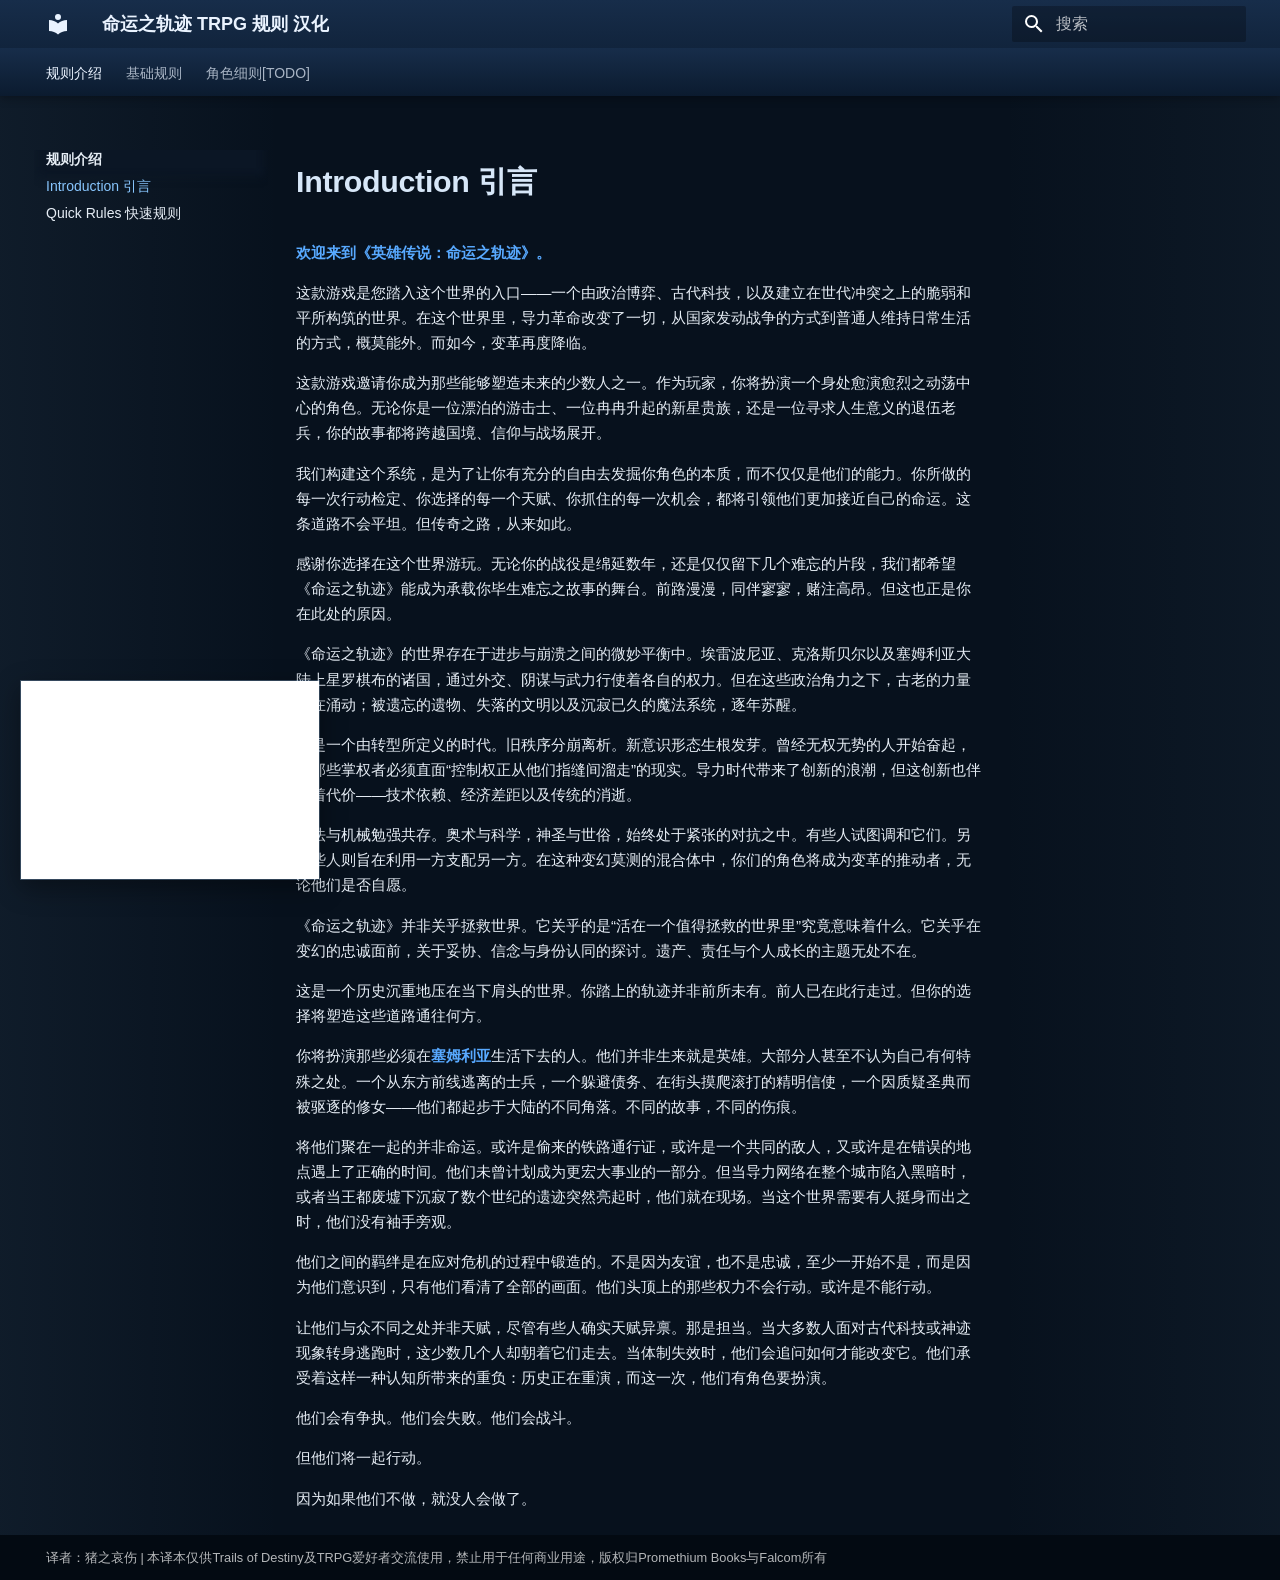
<file: 01_introduction/index.html>
<!doctype html>
<html lang="zh" class="no-js">
  <head>
    
      <meta charset="utf-8">
      <meta name="viewport" content="width=device-width,initial-scale=1">
      
        <meta name="description" content="《英雄传说：命运之轨迹》桌面角色扮演规则 汉化站">
      
      
      
        <link rel="canonical" href="https://pigeonxiong.github.io/trails_zh/01_introduction/">
      
      
        <link rel="prev" href="..">
      
      
        <link rel="next" href="../00_quick_rules/">
      
      
        
      
      
      <link rel="icon" href="../assets/images/favicon.png">
      <meta name="generator" content="mkdocs-1.6.1, mkdocs-material-9.7.6">
    
    
      
        <title>Introduction 引言 - 命运之轨迹 TRPG 规则 汉化</title>
      
    
    
      <link rel="stylesheet" href="../assets/stylesheets/main.484c7ddc.min.css">
      
        
        <link rel="stylesheet" href="../assets/stylesheets/palette.ab4e12ef.min.css">
      
      


    
    
      
    
    
      
    
    
      <link rel="stylesheet" href="../stylesheets/parchment.css">
    
    <script>__md_scope=new URL("..",location),__md_hash=e=>[...e].reduce(((e,_)=>(e<<5)-e+_.charCodeAt(0)),0),__md_get=(e,_=localStorage,t=__md_scope)=>JSON.parse(_.getItem(t.pathname+"."+e)),__md_set=(e,_,t=localStorage,a=__md_scope)=>{try{t.setItem(a.pathname+"."+e,JSON.stringify(_))}catch(e){}}</script>
    
      

    
    
  </head>
  
  
    
    
    
    
    
    <body dir="ltr" data-md-color-scheme="slate" data-md-color-primary="brown" data-md-color-accent="amber">
  
    
    <input class="md-toggle" data-md-toggle="drawer" type="checkbox" id="__drawer" autocomplete="off">
    <input class="md-toggle" data-md-toggle="search" type="checkbox" id="__search" autocomplete="off">
    <label class="md-overlay" for="__drawer"></label>
    <div data-md-component="skip">
      
        
        <a href="#introduction" class="md-skip">
          跳转至
        </a>
      
    </div>
    <div data-md-component="announce">
      
    </div>
    
    
      

  

<header class="md-header md-header--shadow md-header--lifted" data-md-component="header">
  <nav class="md-header__inner md-grid" aria-label="页眉">
    <a href=".." title="命运之轨迹 TRPG 规则 汉化" class="md-header__button md-logo" aria-label="命运之轨迹 TRPG 规则 汉化" data-md-component="logo">
      
  
  <svg xmlns="http://www.w3.org/2000/svg" viewBox="0 0 24 24"><path d="M12 8a3 3 0 0 0 3-3 3 3 0 0 0-3-3 3 3 0 0 0-3 3 3 3 0 0 0 3 3m0 3.54C9.64 9.35 6.5 8 3 8v11c3.5 0 6.64 1.35 9 3.54 2.36-2.19 5.5-3.54 9-3.54V8c-3.5 0-6.64 1.35-9 3.54"/></svg>

    </a>
    <label class="md-header__button md-icon" for="__drawer">
      
      <svg xmlns="http://www.w3.org/2000/svg" viewBox="0 0 24 24"><path d="M3 6h18v2H3zm0 5h18v2H3zm0 5h18v2H3z"/></svg>
    </label>
    <div class="md-header__title" data-md-component="header-title">
      <div class="md-header__ellipsis">
        <div class="md-header__topic">
          <span class="md-ellipsis">
            命运之轨迹 TRPG 规则 汉化
          </span>
        </div>
        <div class="md-header__topic" data-md-component="header-topic">
          <span class="md-ellipsis">
            
              Introduction 引言
            
          </span>
        </div>
      </div>
    </div>
    
      
    
    
    
    
      
      
        <label class="md-header__button md-icon" for="__search">
          
          <svg xmlns="http://www.w3.org/2000/svg" viewBox="0 0 24 24"><path d="M9.5 3A6.5 6.5 0 0 1 16 9.5c0 1.61-.59 3.09-1.56 4.23l.27.27h.79l5 5-1.5 1.5-5-5v-.79l-.27-.27A6.52 6.52 0 0 1 9.5 16 6.5 6.5 0 0 1 3 9.5 6.5 6.5 0 0 1 9.5 3m0 2C7 5 5 7 5 9.5S7 14 9.5 14 14 12 14 9.5 12 5 9.5 5"/></svg>
        </label>
        <div class="md-search" data-md-component="search" role="dialog">
  <label class="md-search__overlay" for="__search"></label>
  <div class="md-search__inner" role="search">
    <form class="md-search__form" name="search">
      <input type="text" class="md-search__input" name="query" aria-label="搜索" placeholder="搜索" autocapitalize="off" autocorrect="off" autocomplete="off" spellcheck="false" data-md-component="search-query" required>
      <label class="md-search__icon md-icon" for="__search">
        
        <svg xmlns="http://www.w3.org/2000/svg" viewBox="0 0 24 24"><path d="M9.5 3A6.5 6.5 0 0 1 16 9.5c0 1.61-.59 3.09-1.56 4.23l.27.27h.79l5 5-1.5 1.5-5-5v-.79l-.27-.27A6.52 6.52 0 0 1 9.5 16 6.5 6.5 0 0 1 3 9.5 6.5 6.5 0 0 1 9.5 3m0 2C7 5 5 7 5 9.5S7 14 9.5 14 14 12 14 9.5 12 5 9.5 5"/></svg>
        
        <svg xmlns="http://www.w3.org/2000/svg" viewBox="0 0 24 24"><path d="M20 11v2H8l5.5 5.5-1.42 1.42L4.16 12l7.92-7.92L13.5 5.5 8 11z"/></svg>
      </label>
      <nav class="md-search__options" aria-label="查找">
        
        <button type="reset" class="md-search__icon md-icon" title="清空当前内容" aria-label="清空当前内容" tabindex="-1">
          
          <svg xmlns="http://www.w3.org/2000/svg" viewBox="0 0 24 24"><path d="M19 6.41 17.59 5 12 10.59 6.41 5 5 6.41 10.59 12 5 17.59 6.41 19 12 13.41 17.59 19 19 17.59 13.41 12z"/></svg>
        </button>
      </nav>
      
    </form>
    <div class="md-search__output">
      <div class="md-search__scrollwrap" tabindex="0" data-md-scrollfix>
        <div class="md-search-result" data-md-component="search-result">
          <div class="md-search-result__meta">
            正在初始化搜索引擎
          </div>
          <ol class="md-search-result__list" role="presentation"></ol>
        </div>
      </div>
    </div>
  </div>
</div>
      
    
    
  </nav>
  
    
      
<nav class="md-tabs" aria-label="标签" data-md-component="tabs">
  <div class="md-grid">
    <ul class="md-tabs__list">
      
        
  
  
  
    
  
  
    
    
      <li class="md-tabs__item md-tabs__item--active">
        <a href=".." class="md-tabs__link">
          
  
  
    
  
  规则介绍

        </a>
      </li>
    
  

      
        
  
  
  
  
    
    
      <li class="md-tabs__item">
        <a href="../02_chapter_1_playing_trails_of_destiny/" class="md-tabs__link">
          
  
  
    
  
  基础规则

        </a>
      </li>
    
  

      
        
  
  
  
  
    
    
      <li class="md-tabs__item">
        <a href="../05_chapter_4_building_characters/" class="md-tabs__link">
          
  
  
    
  
  角色细则[TODO]

        </a>
      </li>
    
  

      
    </ul>
  </div>
</nav>
    
  
</header>
    
    <div class="md-container" data-md-component="container">
      
      
        
      
      <main class="md-main" data-md-component="main">
        <div class="md-main__inner md-grid">
          
            
              
              <div class="md-sidebar md-sidebar--primary" data-md-component="sidebar" data-md-type="navigation" >
                <div class="md-sidebar__scrollwrap">
                  <div class="md-sidebar__inner">
                    


  


<nav class="md-nav md-nav--primary md-nav--lifted" aria-label="导航栏" data-md-level="0">
  <label class="md-nav__title" for="__drawer">
    <a href=".." title="命运之轨迹 TRPG 规则 汉化" class="md-nav__button md-logo" aria-label="命运之轨迹 TRPG 规则 汉化" data-md-component="logo">
      
  
  <svg xmlns="http://www.w3.org/2000/svg" viewBox="0 0 24 24"><path d="M12 8a3 3 0 0 0 3-3 3 3 0 0 0-3-3 3 3 0 0 0-3 3 3 3 0 0 0 3 3m0 3.54C9.64 9.35 6.5 8 3 8v11c3.5 0 6.64 1.35 9 3.54 2.36-2.19 5.5-3.54 9-3.54V8c-3.5 0-6.64 1.35-9 3.54"/></svg>

    </a>
    命运之轨迹 TRPG 规则 汉化
  </label>
  
  <ul class="md-nav__list" data-md-scrollfix>
    
      
      
  
  
    
  
  
  
    
    
      
        
          
        
      
        
      
        
      
    
    
    
      
        
        
      
      
        
      
    
    
    <li class="md-nav__item md-nav__item--active md-nav__item--section md-nav__item--nested">
      
        
        
        <input class="md-nav__toggle md-toggle " type="checkbox" id="__nav_1" checked>
        
          
          <div class="md-nav__link md-nav__container">
            <a href=".." class="md-nav__link ">
              
  
  
  <span class="md-ellipsis">
    
  
    规则介绍
  

    
  </span>
  
  

            </a>
            
              
              <label class="md-nav__link " for="__nav_1" id="__nav_1_label" tabindex="">
                <span class="md-nav__icon md-icon"></span>
              </label>
            
          </div>
        
        <nav class="md-nav" data-md-level="1" aria-labelledby="__nav_1_label" aria-expanded="true">
          <label class="md-nav__title" for="__nav_1">
            <span class="md-nav__icon md-icon"></span>
            
  
    规则介绍
  

          </label>
          <ul class="md-nav__list" data-md-scrollfix>
            
              
            
              
                
  
  
    
  
  
  
    <li class="md-nav__item md-nav__item--active">
      
      <input class="md-nav__toggle md-toggle" type="checkbox" id="__toc">
      
      
        
      
      
      <a href="./" class="md-nav__link md-nav__link--active">
        
  
  
  <span class="md-ellipsis">
    
  
    Introduction 引言
  

    
  </span>
  
  

      </a>
      
    </li>
  

              
            
              
                
  
  
  
  
    <li class="md-nav__item">
      <a href="../00_quick_rules/" class="md-nav__link">
        
  
  
  <span class="md-ellipsis">
    
  
    Quick Rules 快速规则
  

    
  </span>
  
  

      </a>
    </li>
  

              
            
          </ul>
        </nav>
      
    </li>
  

    
      
      
  
  
  
  
    
    
      
        
      
        
      
        
      
    
    
    
      
      
        
      
    
    
    <li class="md-nav__item md-nav__item--nested">
      
        
        
        <input class="md-nav__toggle md-toggle " type="checkbox" id="__nav_2" >
        
          
          <label class="md-nav__link" for="__nav_2" id="__nav_2_label" tabindex="0">
            
  
  
  <span class="md-ellipsis">
    
  
    基础规则
  

    
  </span>
  
  

            <span class="md-nav__icon md-icon"></span>
          </label>
        
        <nav class="md-nav" data-md-level="1" aria-labelledby="__nav_2_label" aria-expanded="false">
          <label class="md-nav__title" for="__nav_2">
            <span class="md-nav__icon md-icon"></span>
            
  
    基础规则
  

          </label>
          <ul class="md-nav__list" data-md-scrollfix>
            
              
                
  
  
  
  
    <li class="md-nav__item">
      <a href="../02_chapter_1_playing_trails_of_destiny/" class="md-nav__link">
        
  
  
  <span class="md-ellipsis">
    
  
    Chap 1 游玩《命运之轨迹》
  

    
  </span>
  
  

      </a>
    </li>
  

              
            
              
                
  
  
  
  
    <li class="md-nav__item">
      <a href="../03_chapter_2_adventure/" class="md-nav__link">
        
  
  
  <span class="md-ellipsis">
    
  
    Chap 2 冒险
  

    
  </span>
  
  

      </a>
    </li>
  

              
            
              
                
  
  
  
  
    <li class="md-nav__item">
      <a href="../04_chapter_3_combat_action/" class="md-nav__link">
        
  
  
  <span class="md-ellipsis">
    
  
    Chap 3 战斗与动作[TODO]
  

    
  </span>
  
  

      </a>
    </li>
  

              
            
          </ul>
        </nav>
      
    </li>
  

    
      
      
  
  
  
  
    
    
      
        
      
        
      
    
    
    
      
      
        
      
    
    
    <li class="md-nav__item md-nav__item--nested">
      
        
        
        <input class="md-nav__toggle md-toggle " type="checkbox" id="__nav_3" >
        
          
          <label class="md-nav__link" for="__nav_3" id="__nav_3_label" tabindex="0">
            
  
  
  <span class="md-ellipsis">
    
  
    角色细则[TODO]
  

    
  </span>
  
  

            <span class="md-nav__icon md-icon"></span>
          </label>
        
        <nav class="md-nav" data-md-level="1" aria-labelledby="__nav_3_label" aria-expanded="false">
          <label class="md-nav__title" for="__nav_3">
            <span class="md-nav__icon md-icon"></span>
            
  
    角色细则[TODO]
  

          </label>
          <ul class="md-nav__list" data-md-scrollfix>
            
              
                
  
  
  
  
    <li class="md-nav__item">
      <a href="../05_chapter_4_building_characters/" class="md-nav__link">
        
  
  
  <span class="md-ellipsis">
    
  
    Chap 4 角色创建
  

    
  </span>
  
  

      </a>
    </li>
  

              
            
              
                
  
  
  
  
    <li class="md-nav__item">
      <a href="../06_chapter_5_ability_scores/" class="md-nav__link">
        
  
  
  <span class="md-ellipsis">
    
  
    Chap 5 属性
  

    
  </span>
  
  

      </a>
    </li>
  

              
            
          </ul>
        </nav>
      
    </li>
  

    
  </ul>
</nav>
                  </div>
                </div>
              </div>
            
            
              
              <div class="md-sidebar md-sidebar--secondary" data-md-component="sidebar" data-md-type="toc" >
                <div class="md-sidebar__scrollwrap">
                  <div class="md-sidebar__inner">
                    

<nav class="md-nav md-nav--secondary" aria-label="目录">
  
  
  
    
  
  
</nav>
                  </div>
                </div>
              </div>
            
          
          
            <div class="md-content" data-md-component="content">
              
              <article class="md-content__inner md-typeset">
                
                  



<h1 id="introduction">Introduction 引言</h1>
<p><strong>欢迎来到《英雄传说：命运之轨迹》。</strong></p>
<p>这款游戏是您踏入这个世界的入口——一个由政治博弈、古代科技，以及建立在世代冲突之上的脆弱和平所构筑的世界。在这个世界里，导力革命改变了一切，从国家发动战争的方式到普通人维持日常生活的方式，概莫能外。而如今，变革再度降临。</p>
<p>这款游戏邀请你成为那些能够塑造未来的少数人之一。作为玩家，你将扮演一个身处愈演愈烈之动荡中心的角色。无论你是一位漂泊的游击士、一位冉冉升起的新星贵族，还是一位寻求人生意义的退伍老兵，你的故事都将跨越国境、信仰与战场展开。</p>
<p>我们构建这个系统，是为了让你有充分的自由去发掘你角色的本质，而不仅仅是他们的能力。你所做的每一次行动检定、你选择的每一个天赋、你抓住的每一次机会，都将引领他们更加接近自己的命运。这条道路不会平坦。但传奇之路，从来如此。</p>
<p>感谢你选择在这个世界游玩。无论你的战役是绵延数年，还是仅仅留下几个难忘的片段，我们都希望《命运之轨迹》能成为承载你毕生难忘之故事的舞台。前路漫漫，同伴寥寥，赌注高昂。但这也正是你在此处的原因。</p>
<p>《命运之轨迹》的世界存在于进步与崩溃之间的微妙平衡中。埃雷波尼亚、克洛斯贝尔以及塞姆利亚大陆上星罗棋布的诸国，通过外交、阴谋与武力行使着各自的权力。但在这些政治角力之下，古老的力量正在涌动；被遗忘的遗物、失落的文明以及沉寂已久的魔法系统，逐年苏醒。</p>
<p>这是一个由转型所定义的时代。旧秩序分崩离析。新意识形态生根发芽。曾经无权无势的人开始奋起，而那些掌权者必须直面“控制权正从他们指缝间溜走”的现实。导力时代带来了创新的浪潮，但这创新也伴随着代价——技术依赖、经济差距以及传统的消逝。</p>
<p>魔法与机械勉强共存。奥术与科学，神圣与世俗，始终处于紧张的对抗之中。有些人试图调和它们。另一些人则旨在利用一方支配另一方。在这种变幻莫测的混合体中，你们的角色将成为变革的推动者，无论他们是否自愿。</p>
<p>《命运之轨迹》并非关乎拯救世界。它关乎的是“活在一个值得拯救的世界里”究竟意味着什么。它关乎在变幻的忠诚面前，关于妥协、信念与身份认同的探讨。遗产、责任与个人成长的主题无处不在。</p>
<p>这是一个历史沉重地压在当下肩头的世界。你踏上的轨迹并非前所未有。前人已在此行走过。但你的选择将塑造这些道路通往何方。</p>
<p>你将扮演那些必须在<strong>塞姆利亚</strong>生活下去的人。他们并非生来就是英雄。大部分人甚至不认为自己有何特殊之处。一个从东方前线逃离的士兵，一个躲避债务、在街头摸爬滚打的精明信使，一个因质疑圣典而被驱逐的修女——他们都起步于大陆的不同角落。不同的故事，不同的伤痕。</p>
<p>将他们聚在一起的并非命运。或许是偷来的铁路通行证，或许是一个共同的敌人，又或许是在错误的地点遇上了正确的时间。他们未曾计划成为更宏大事业的一部分。但当导力网络在整个城市陷入黑暗时，或者当王都废墟下沉寂了数个世纪的遗迹突然亮起时，他们就在现场。当这个世界需要有人挺身而出之时，他们没有袖手旁观。</p>
<p>他们之间的羁绊是在应对危机的过程中锻造的。不是因为友谊，也不是忠诚，至少一开始不是，而是因为他们意识到，只有他们看清了全部的画面。他们头顶上的那些权力不会行动。或许是不能行动。</p>
<p>让他们与众不同之处并非天赋，尽管有些人确实天赋异禀。那是担当。当大多数人面对古代科技或神迹现象转身逃跑时，这少数几个人却朝着它们走去。当体制失效时，他们会追问如何才能改变它。他们承受着这样一种认知所带来的重负：历史正在重演，而这一次，他们有角色要扮演。</p>
<p>他们会有争执。他们会失败。他们会战斗。</p>
<p>但他们将一起行动。</p>
<p>因为如果他们不做，就没人会做了。</p>












                
              </article>
            </div>
          
          
<script>var target=document.getElementById(location.hash.slice(1));target&&target.name&&(target.checked=target.name.startsWith("__tabbed_"))</script>
        </div>
        
          <button type="button" class="md-top md-icon" data-md-component="top" hidden>
  
  <svg xmlns="http://www.w3.org/2000/svg" viewBox="0 0 24 24"><path d="M13 20h-2V8l-5.5 5.5-1.42-1.42L12 4.16l7.92 7.92-1.42 1.42L13 8z"/></svg>
  回到页面顶部
</button>
        
      </main>
      
        <footer class="md-footer">
  
  <div class="md-footer-meta md-typeset">
    <div class="md-footer-meta__inner md-grid">
      <div class="md-copyright">
  
    <div class="md-copyright__highlight">
      译者：猪之哀伤 | 本译本仅供Trails of Destiny及TRPG爱好者交流使用，禁止用于任何商业用途，版权归Promethium Books与Falcom所有
    </div>
  
  
</div>
      
    </div>
  </div>
</footer>
      
    </div>
    <div class="md-dialog" data-md-component="dialog">
      <div class="md-dialog__inner md-typeset"></div>
    </div>
    
      <div class="md-progress" data-md-component="progress" role="progressbar"></div>
    
    
    
      
      
      <script id="__config" type="application/json">{"annotate": null, "base": "..", "features": ["navigation.tabs", "navigation.tabs.sticky", "navigation.instant", "navigation.instant.progress", "navigation.sections", "navigation.top", "navigation.indexes", "toc.follow", "content.code.copy"], "search": "../assets/javascripts/workers/search.2c215733.min.js", "tags": null, "translations": {"clipboard.copied": "\u5df2\u590d\u5236", "clipboard.copy": "\u590d\u5236", "search.result.more.one": "\u5728\u8be5\u9875\u4e0a\u8fd8\u6709 1 \u4e2a\u7b26\u5408\u6761\u4ef6\u7684\u7ed3\u679c", "search.result.more.other": "\u5728\u8be5\u9875\u4e0a\u8fd8\u6709 # \u4e2a\u7b26\u5408\u6761\u4ef6\u7684\u7ed3\u679c", "search.result.none": "\u6ca1\u6709\u627e\u5230\u7b26\u5408\u6761\u4ef6\u7684\u7ed3\u679c", "search.result.one": "\u627e\u5230 1 \u4e2a\u7b26\u5408\u6761\u4ef6\u7684\u7ed3\u679c", "search.result.other": "# \u4e2a\u7b26\u5408\u6761\u4ef6\u7684\u7ed3\u679c", "search.result.placeholder": "\u952e\u5165\u4ee5\u5f00\u59cb\u641c\u7d22", "search.result.term.missing": "\u7f3a\u5c11", "select.version": "\u9009\u62e9\u5f53\u524d\u7248\u672c"}, "version": null}</script>
    
    
      <script src="../assets/javascripts/bundle.79ae519e.min.js"></script>
      
        <script src="../javascripts/extra.js"></script>
      
    
  </body>
</html>
</file>
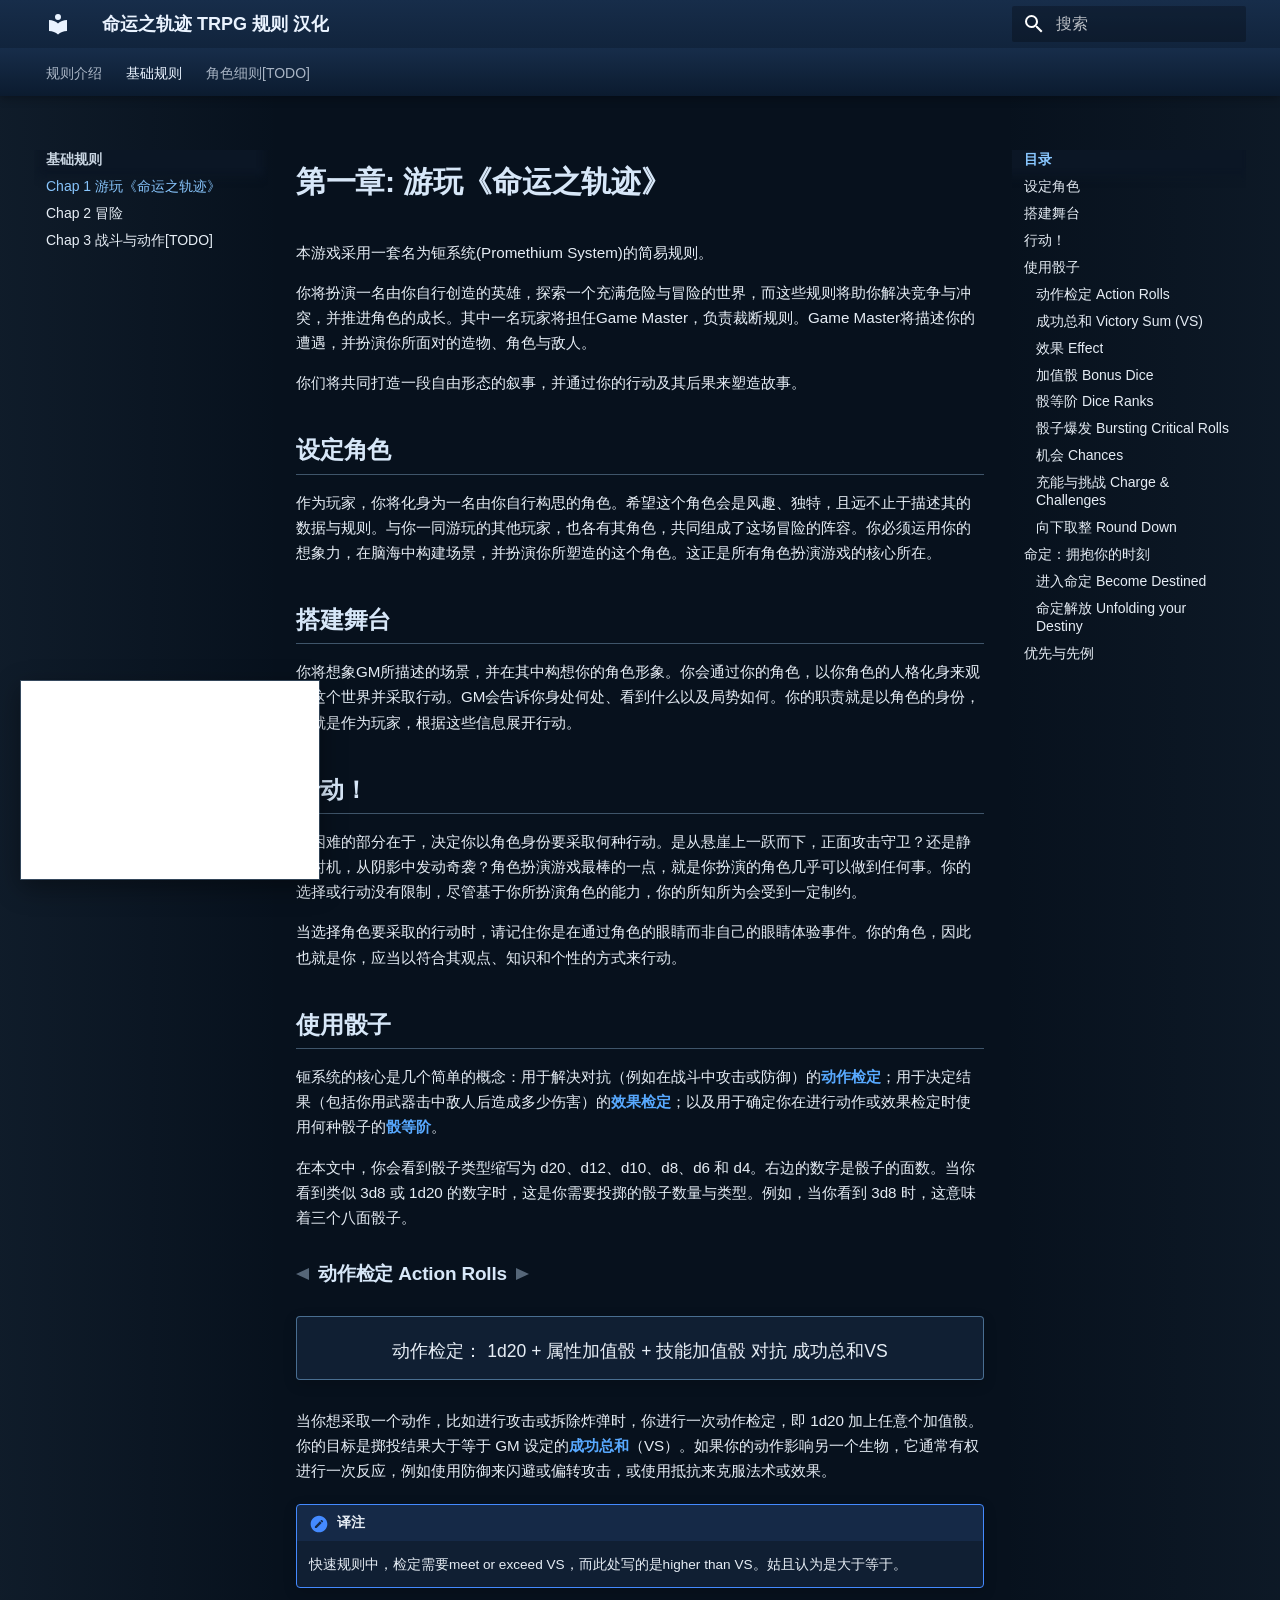
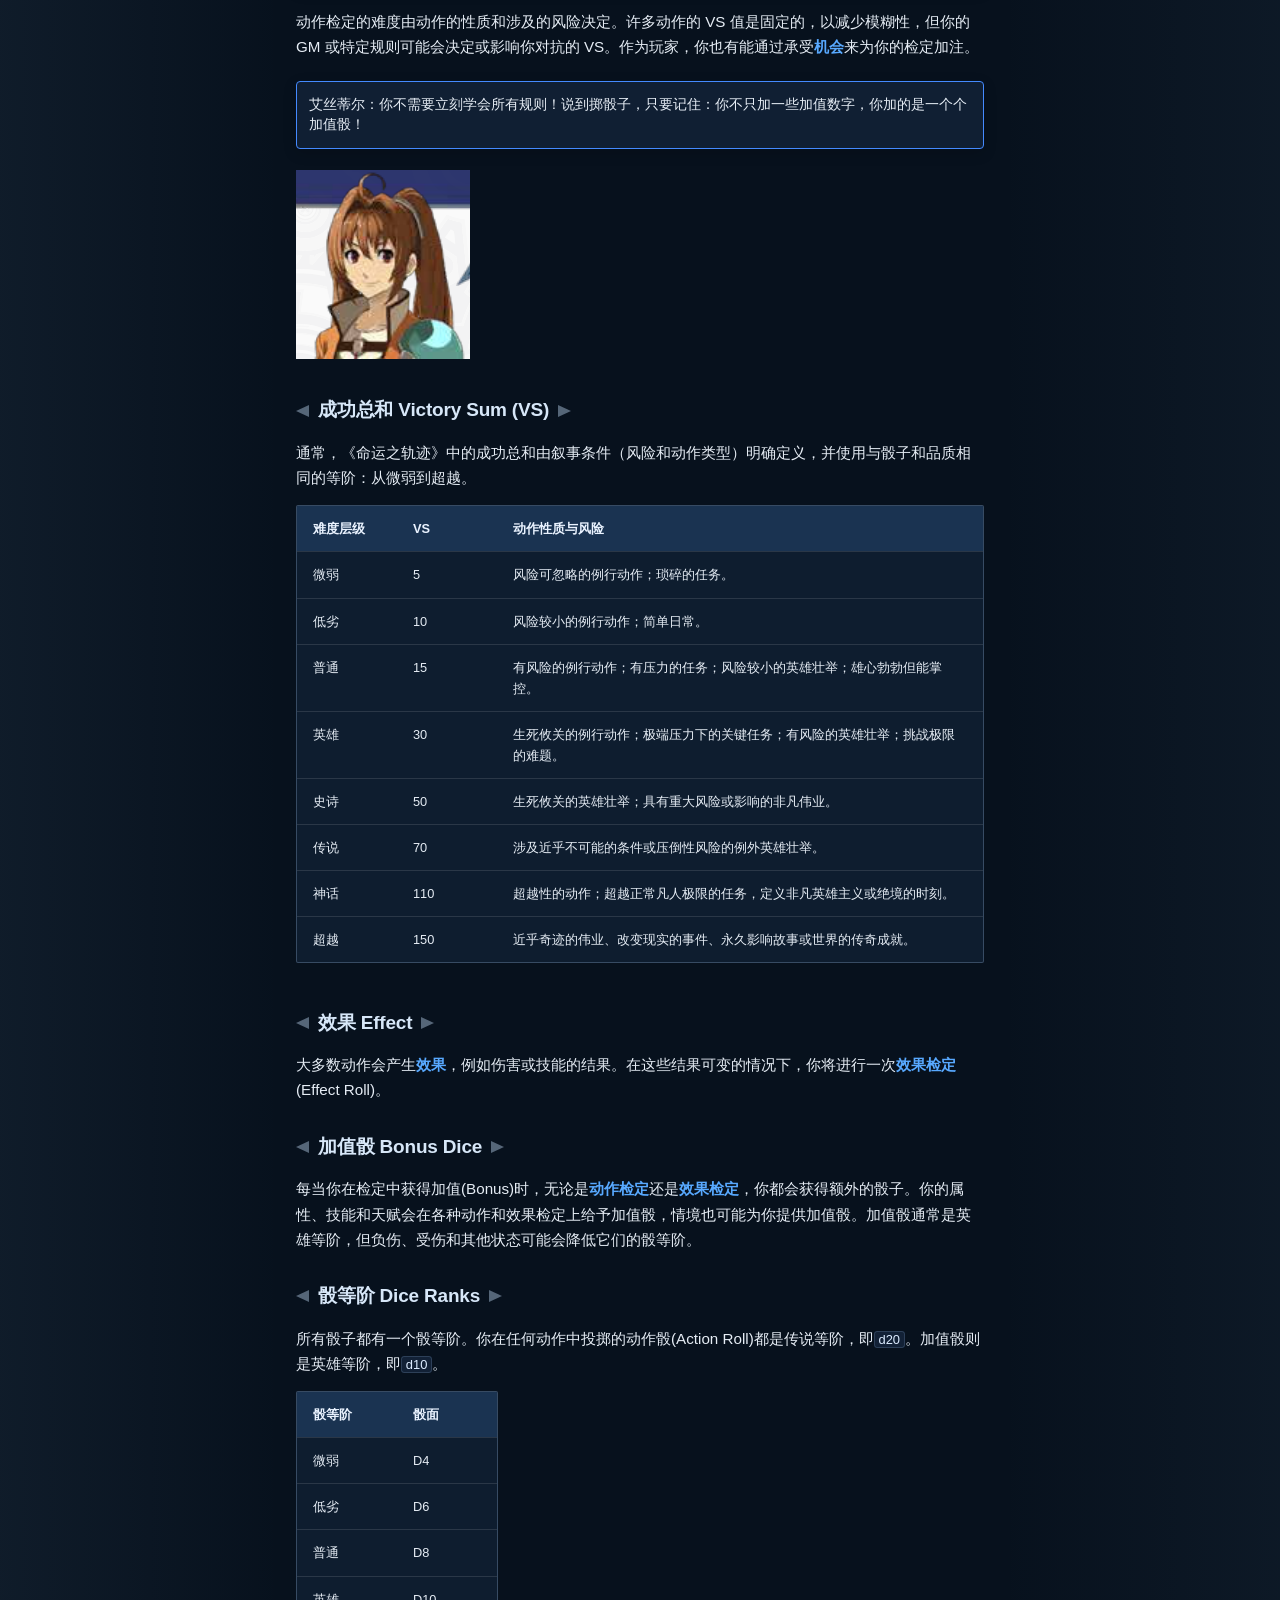
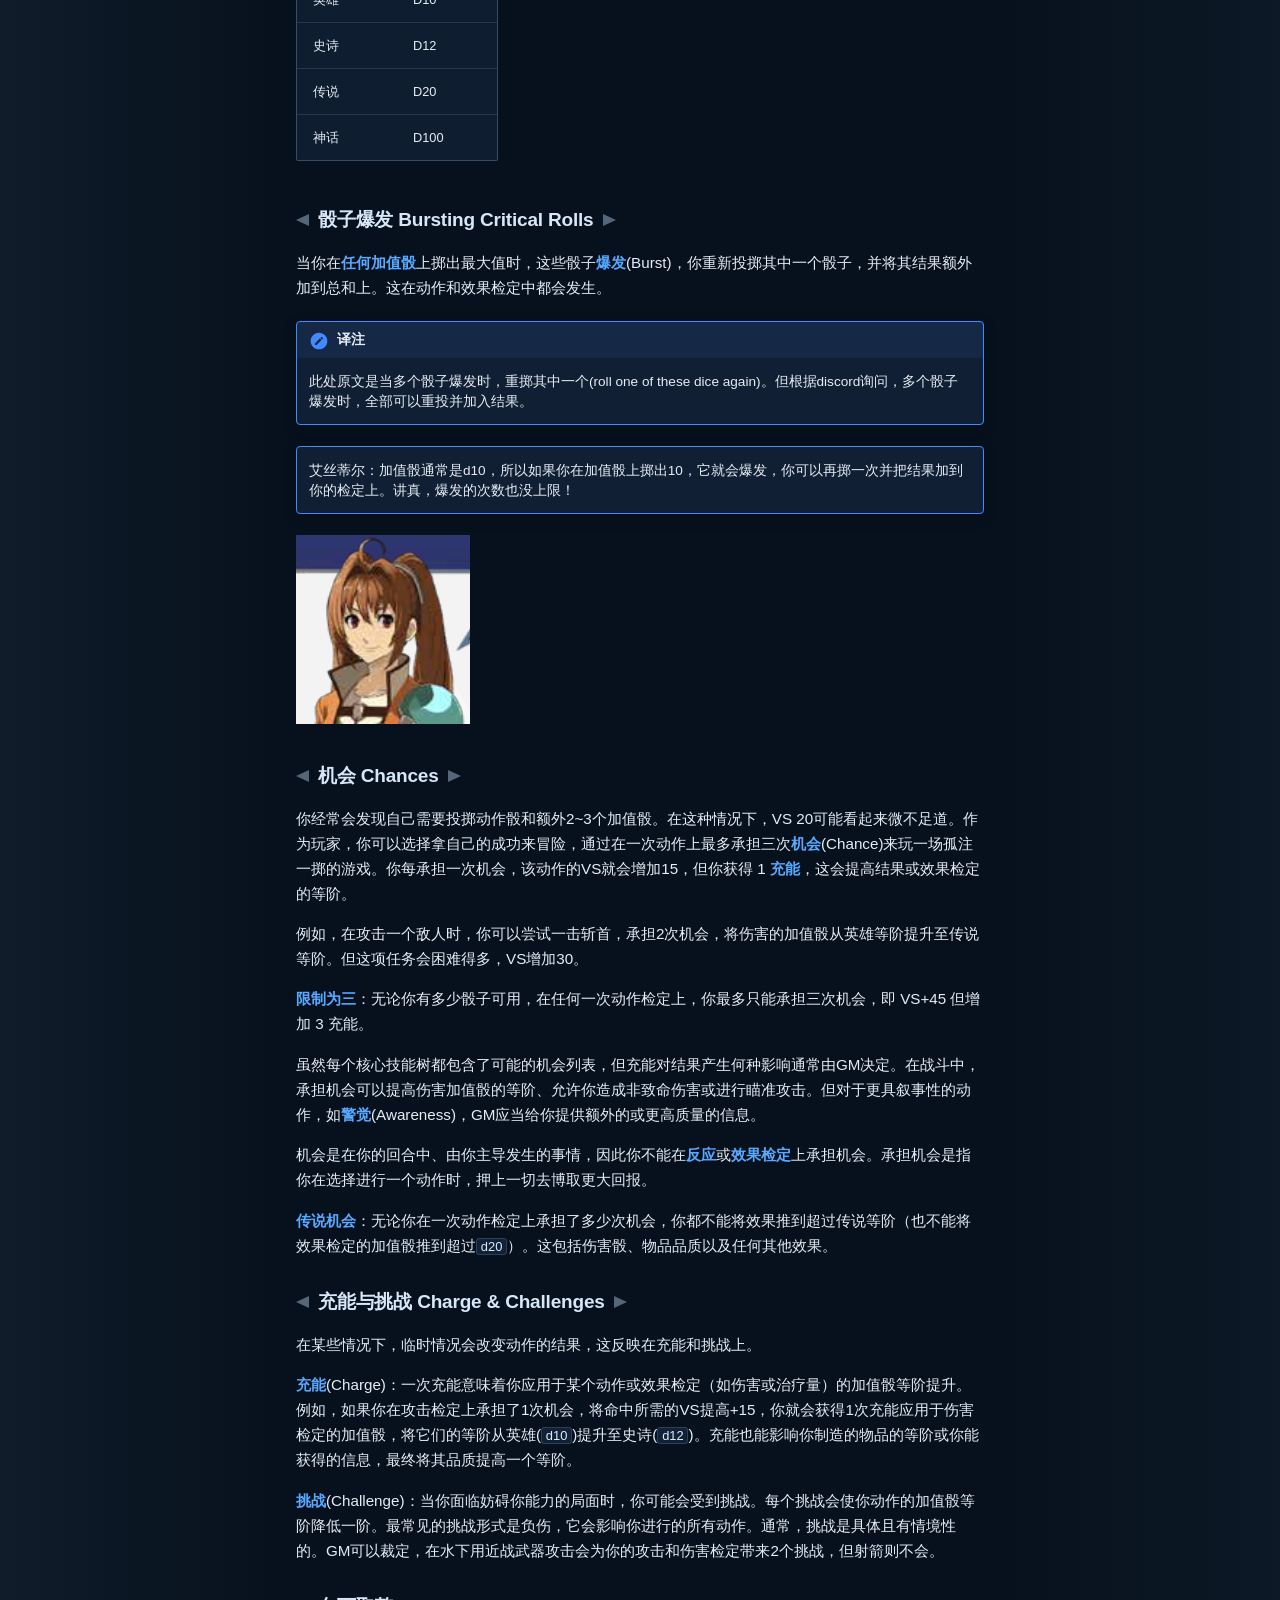
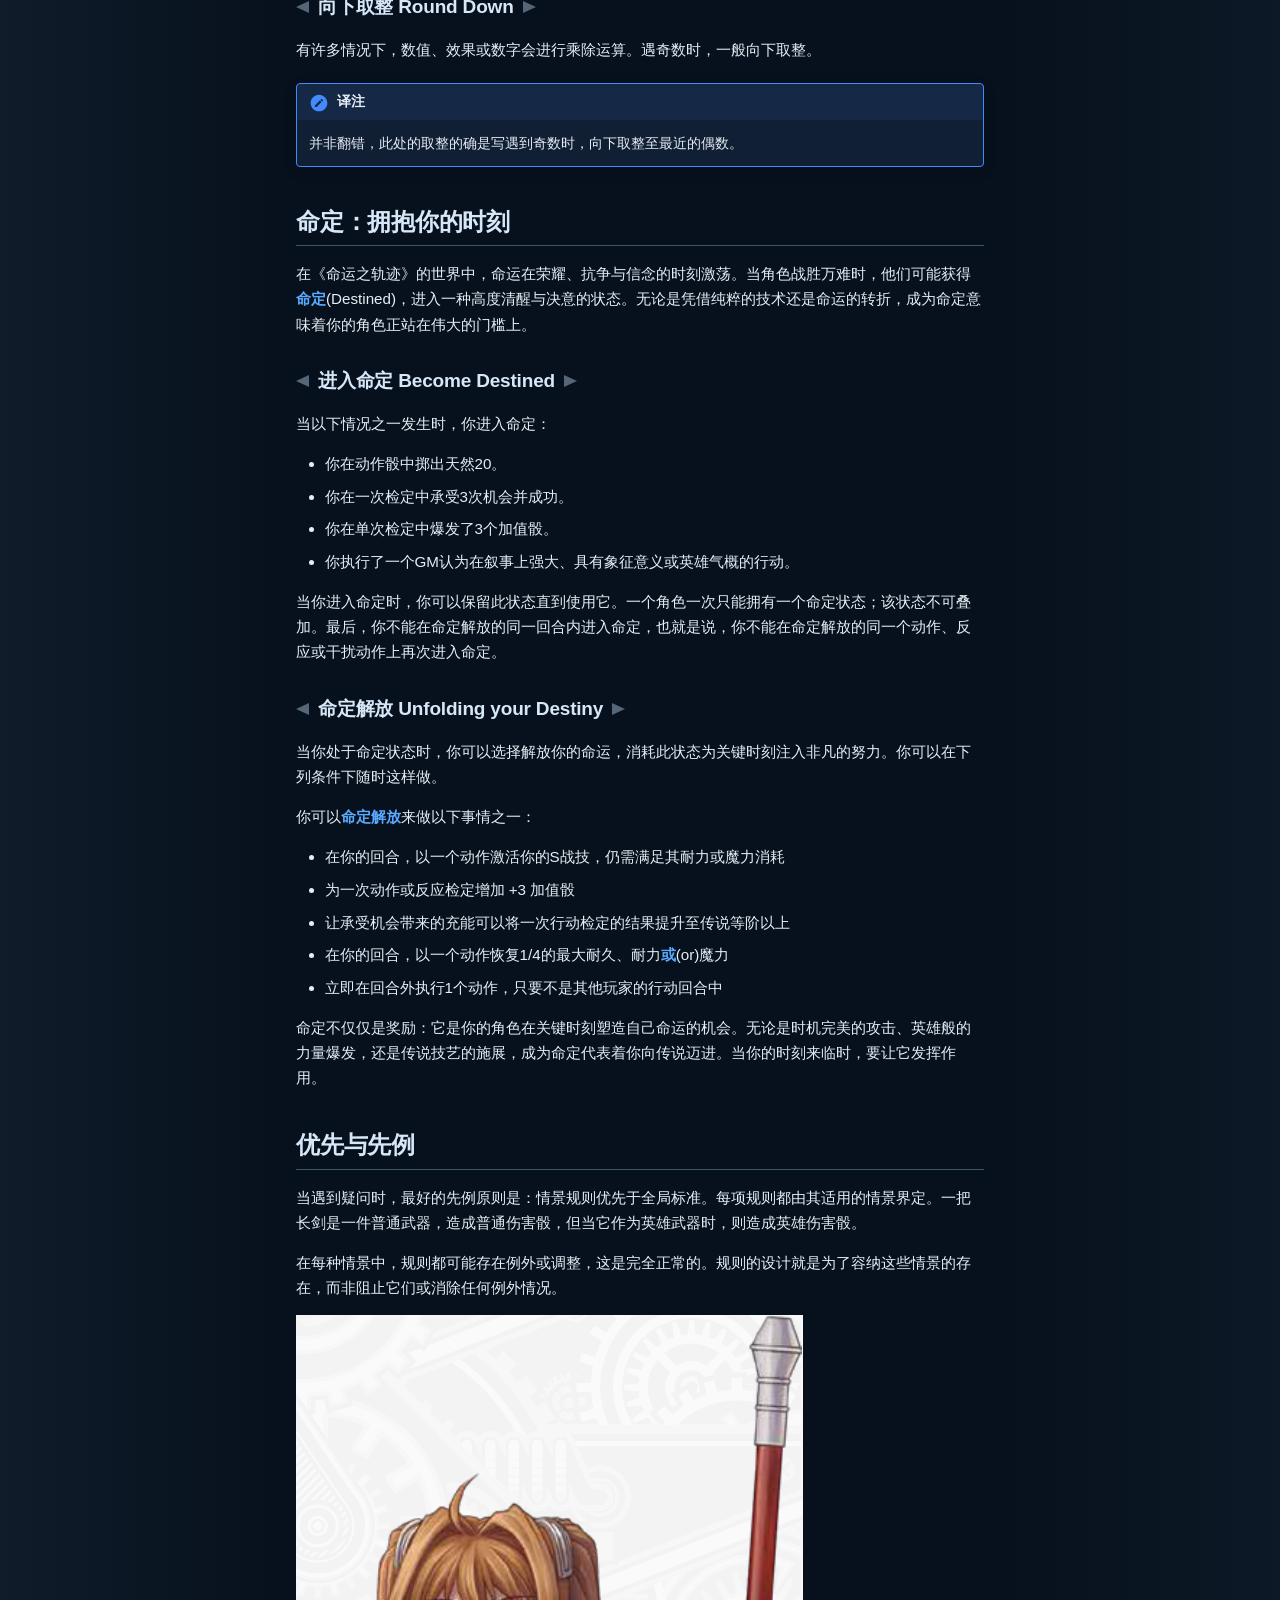
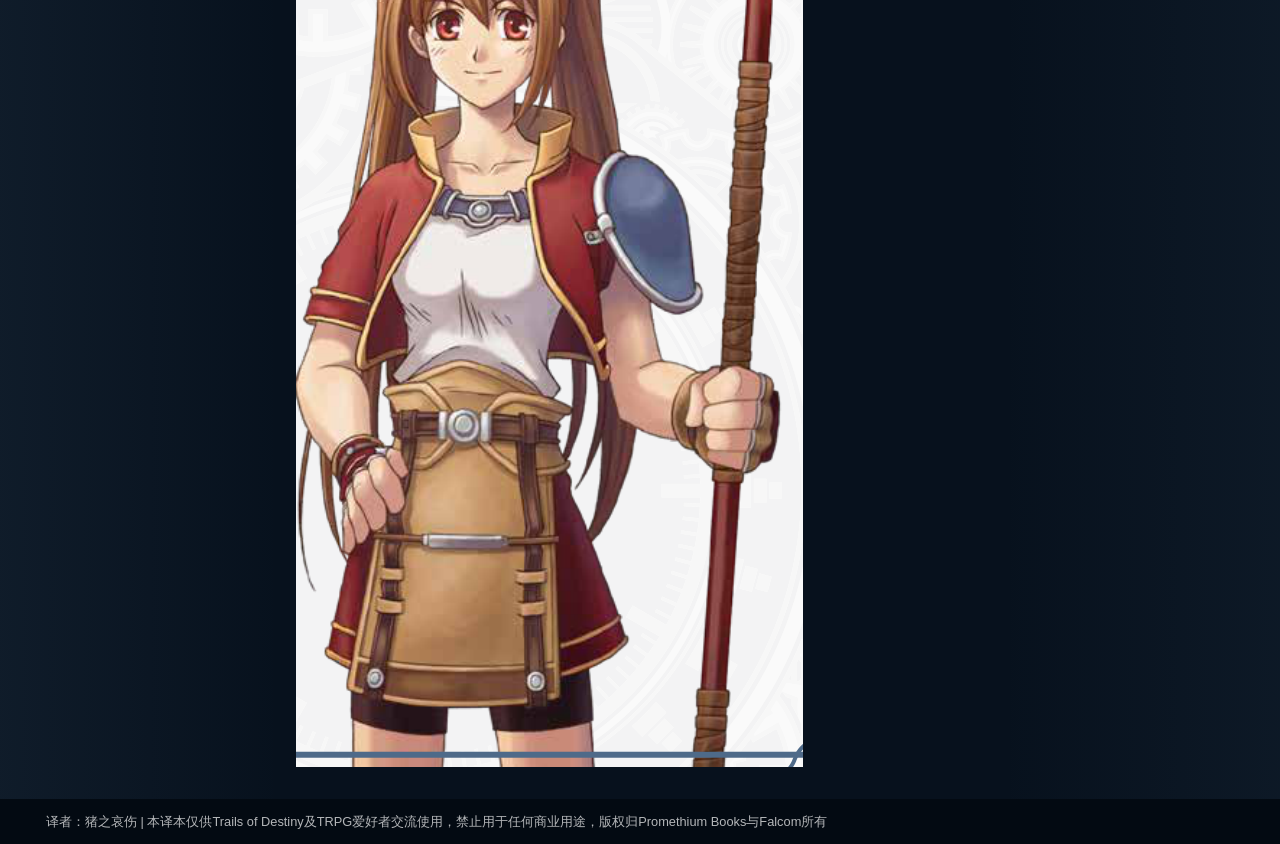
<file: 02_chapter_1_playing_trails_of_destiny/index.html>
<!doctype html>
<html lang="zh" class="no-js">
  <head>
    
      <meta charset="utf-8">
      <meta name="viewport" content="width=device-width,initial-scale=1">
      
        <meta name="description" content="《英雄传说：命运之轨迹》桌面角色扮演规则 汉化站">
      
      
      
        <link rel="canonical" href="https://pigeonxiong.github.io/trails_zh/02_chapter_1_playing_trails_of_destiny/">
      
      
        <link rel="prev" href="../00_quick_rules/">
      
      
        <link rel="next" href="../03_chapter_2_adventure/">
      
      
        
      
      
      <link rel="icon" href="../assets/images/favicon.png">
      <meta name="generator" content="mkdocs-1.6.1, mkdocs-material-9.7.6">
    
    
      
        <title>Chap 1 游玩《命运之轨迹》 - 命运之轨迹 TRPG 规则 汉化</title>
      
    
    
      <link rel="stylesheet" href="../assets/stylesheets/main.484c7ddc.min.css">
      
        
        <link rel="stylesheet" href="../assets/stylesheets/palette.ab4e12ef.min.css">
      
      


    
    
      
    
    
      
    
    
      <link rel="stylesheet" href="../stylesheets/parchment.css">
    
    <script>__md_scope=new URL("..",location),__md_hash=e=>[...e].reduce(((e,_)=>(e<<5)-e+_.charCodeAt(0)),0),__md_get=(e,_=localStorage,t=__md_scope)=>JSON.parse(_.getItem(t.pathname+"."+e)),__md_set=(e,_,t=localStorage,a=__md_scope)=>{try{t.setItem(a.pathname+"."+e,JSON.stringify(_))}catch(e){}}</script>
    
      

    
    
  </head>
  
  
    
    
    
    
    
    <body dir="ltr" data-md-color-scheme="slate" data-md-color-primary="brown" data-md-color-accent="amber">
  
    
    <input class="md-toggle" data-md-toggle="drawer" type="checkbox" id="__drawer" autocomplete="off">
    <input class="md-toggle" data-md-toggle="search" type="checkbox" id="__search" autocomplete="off">
    <label class="md-overlay" for="__drawer"></label>
    <div data-md-component="skip">
      
        
        <a href="#_1" class="md-skip">
          跳转至
        </a>
      
    </div>
    <div data-md-component="announce">
      
    </div>
    
    
      

  

<header class="md-header md-header--shadow md-header--lifted" data-md-component="header">
  <nav class="md-header__inner md-grid" aria-label="页眉">
    <a href=".." title="命运之轨迹 TRPG 规则 汉化" class="md-header__button md-logo" aria-label="命运之轨迹 TRPG 规则 汉化" data-md-component="logo">
      
  
  <svg xmlns="http://www.w3.org/2000/svg" viewBox="0 0 24 24"><path d="M12 8a3 3 0 0 0 3-3 3 3 0 0 0-3-3 3 3 0 0 0-3 3 3 3 0 0 0 3 3m0 3.54C9.64 9.35 6.5 8 3 8v11c3.5 0 6.64 1.35 9 3.54 2.36-2.19 5.5-3.54 9-3.54V8c-3.5 0-6.64 1.35-9 3.54"/></svg>

    </a>
    <label class="md-header__button md-icon" for="__drawer">
      
      <svg xmlns="http://www.w3.org/2000/svg" viewBox="0 0 24 24"><path d="M3 6h18v2H3zm0 5h18v2H3zm0 5h18v2H3z"/></svg>
    </label>
    <div class="md-header__title" data-md-component="header-title">
      <div class="md-header__ellipsis">
        <div class="md-header__topic">
          <span class="md-ellipsis">
            命运之轨迹 TRPG 规则 汉化
          </span>
        </div>
        <div class="md-header__topic" data-md-component="header-topic">
          <span class="md-ellipsis">
            
              Chap 1 游玩《命运之轨迹》
            
          </span>
        </div>
      </div>
    </div>
    
      
    
    
    
    
      
      
        <label class="md-header__button md-icon" for="__search">
          
          <svg xmlns="http://www.w3.org/2000/svg" viewBox="0 0 24 24"><path d="M9.5 3A6.5 6.5 0 0 1 16 9.5c0 1.61-.59 3.09-1.56 4.23l.27.27h.79l5 5-1.5 1.5-5-5v-.79l-.27-.27A6.52 6.52 0 0 1 9.5 16 6.5 6.5 0 0 1 3 9.5 6.5 6.5 0 0 1 9.5 3m0 2C7 5 5 7 5 9.5S7 14 9.5 14 14 12 14 9.5 12 5 9.5 5"/></svg>
        </label>
        <div class="md-search" data-md-component="search" role="dialog">
  <label class="md-search__overlay" for="__search"></label>
  <div class="md-search__inner" role="search">
    <form class="md-search__form" name="search">
      <input type="text" class="md-search__input" name="query" aria-label="搜索" placeholder="搜索" autocapitalize="off" autocorrect="off" autocomplete="off" spellcheck="false" data-md-component="search-query" required>
      <label class="md-search__icon md-icon" for="__search">
        
        <svg xmlns="http://www.w3.org/2000/svg" viewBox="0 0 24 24"><path d="M9.5 3A6.5 6.5 0 0 1 16 9.5c0 1.61-.59 3.09-1.56 4.23l.27.27h.79l5 5-1.5 1.5-5-5v-.79l-.27-.27A6.52 6.52 0 0 1 9.5 16 6.5 6.5 0 0 1 3 9.5 6.5 6.5 0 0 1 9.5 3m0 2C7 5 5 7 5 9.5S7 14 9.5 14 14 12 14 9.5 12 5 9.5 5"/></svg>
        
        <svg xmlns="http://www.w3.org/2000/svg" viewBox="0 0 24 24"><path d="M20 11v2H8l5.5 5.5-1.42 1.42L4.16 12l7.92-7.92L13.5 5.5 8 11z"/></svg>
      </label>
      <nav class="md-search__options" aria-label="查找">
        
        <button type="reset" class="md-search__icon md-icon" title="清空当前内容" aria-label="清空当前内容" tabindex="-1">
          
          <svg xmlns="http://www.w3.org/2000/svg" viewBox="0 0 24 24"><path d="M19 6.41 17.59 5 12 10.59 6.41 5 5 6.41 10.59 12 5 17.59 6.41 19 12 13.41 17.59 19 19 17.59 13.41 12z"/></svg>
        </button>
      </nav>
      
    </form>
    <div class="md-search__output">
      <div class="md-search__scrollwrap" tabindex="0" data-md-scrollfix>
        <div class="md-search-result" data-md-component="search-result">
          <div class="md-search-result__meta">
            正在初始化搜索引擎
          </div>
          <ol class="md-search-result__list" role="presentation"></ol>
        </div>
      </div>
    </div>
  </div>
</div>
      
    
    
  </nav>
  
    
      
<nav class="md-tabs" aria-label="标签" data-md-component="tabs">
  <div class="md-grid">
    <ul class="md-tabs__list">
      
        
  
  
  
  
    
    
      <li class="md-tabs__item">
        <a href=".." class="md-tabs__link">
          
  
  
    
  
  规则介绍

        </a>
      </li>
    
  

      
        
  
  
  
    
  
  
    
    
      <li class="md-tabs__item md-tabs__item--active">
        <a href="./" class="md-tabs__link">
          
  
  
    
  
  基础规则

        </a>
      </li>
    
  

      
        
  
  
  
  
    
    
      <li class="md-tabs__item">
        <a href="../05_chapter_4_building_characters/" class="md-tabs__link">
          
  
  
    
  
  角色细则[TODO]

        </a>
      </li>
    
  

      
    </ul>
  </div>
</nav>
    
  
</header>
    
    <div class="md-container" data-md-component="container">
      
      
        
      
      <main class="md-main" data-md-component="main">
        <div class="md-main__inner md-grid">
          
            
              
              <div class="md-sidebar md-sidebar--primary" data-md-component="sidebar" data-md-type="navigation" >
                <div class="md-sidebar__scrollwrap">
                  <div class="md-sidebar__inner">
                    


  


<nav class="md-nav md-nav--primary md-nav--lifted" aria-label="导航栏" data-md-level="0">
  <label class="md-nav__title" for="__drawer">
    <a href=".." title="命运之轨迹 TRPG 规则 汉化" class="md-nav__button md-logo" aria-label="命运之轨迹 TRPG 规则 汉化" data-md-component="logo">
      
  
  <svg xmlns="http://www.w3.org/2000/svg" viewBox="0 0 24 24"><path d="M12 8a3 3 0 0 0 3-3 3 3 0 0 0-3-3 3 3 0 0 0-3 3 3 3 0 0 0 3 3m0 3.54C9.64 9.35 6.5 8 3 8v11c3.5 0 6.64 1.35 9 3.54 2.36-2.19 5.5-3.54 9-3.54V8c-3.5 0-6.64 1.35-9 3.54"/></svg>

    </a>
    命运之轨迹 TRPG 规则 汉化
  </label>
  
  <ul class="md-nav__list" data-md-scrollfix>
    
      
      
  
  
  
  
    
    
      
        
          
        
      
        
      
        
      
    
    
    
      
      
        
      
    
    
    <li class="md-nav__item md-nav__item--nested">
      
        
        
        <input class="md-nav__toggle md-toggle " type="checkbox" id="__nav_1" >
        
          
          <div class="md-nav__link md-nav__container">
            <a href=".." class="md-nav__link ">
              
  
  
  <span class="md-ellipsis">
    
  
    规则介绍
  

    
  </span>
  
  

            </a>
            
              
              <label class="md-nav__link " for="__nav_1" id="__nav_1_label" tabindex="0">
                <span class="md-nav__icon md-icon"></span>
              </label>
            
          </div>
        
        <nav class="md-nav" data-md-level="1" aria-labelledby="__nav_1_label" aria-expanded="false">
          <label class="md-nav__title" for="__nav_1">
            <span class="md-nav__icon md-icon"></span>
            
  
    规则介绍
  

          </label>
          <ul class="md-nav__list" data-md-scrollfix>
            
              
            
              
                
  
  
  
  
    <li class="md-nav__item">
      <a href="../01_introduction/" class="md-nav__link">
        
  
  
  <span class="md-ellipsis">
    
  
    Introduction 引言
  

    
  </span>
  
  

      </a>
    </li>
  

              
            
              
                
  
  
  
  
    <li class="md-nav__item">
      <a href="../00_quick_rules/" class="md-nav__link">
        
  
  
  <span class="md-ellipsis">
    
  
    Quick Rules 快速规则
  

    
  </span>
  
  

      </a>
    </li>
  

              
            
          </ul>
        </nav>
      
    </li>
  

    
      
      
  
  
    
  
  
  
    
    
      
        
      
        
      
        
      
    
    
    
      
        
        
      
      
        
      
    
    
    <li class="md-nav__item md-nav__item--active md-nav__item--section md-nav__item--nested">
      
        
        
        <input class="md-nav__toggle md-toggle " type="checkbox" id="__nav_2" checked>
        
          
          <label class="md-nav__link" for="__nav_2" id="__nav_2_label" tabindex="">
            
  
  
  <span class="md-ellipsis">
    
  
    基础规则
  

    
  </span>
  
  

            <span class="md-nav__icon md-icon"></span>
          </label>
        
        <nav class="md-nav" data-md-level="1" aria-labelledby="__nav_2_label" aria-expanded="true">
          <label class="md-nav__title" for="__nav_2">
            <span class="md-nav__icon md-icon"></span>
            
  
    基础规则
  

          </label>
          <ul class="md-nav__list" data-md-scrollfix>
            
              
                
  
  
    
  
  
  
    <li class="md-nav__item md-nav__item--active">
      
      <input class="md-nav__toggle md-toggle" type="checkbox" id="__toc">
      
      
        
      
      
        <label class="md-nav__link md-nav__link--active" for="__toc">
          
  
  
  <span class="md-ellipsis">
    
  
    Chap 1 游玩《命运之轨迹》
  

    
  </span>
  
  

          <span class="md-nav__icon md-icon"></span>
        </label>
      
      <a href="./" class="md-nav__link md-nav__link--active">
        
  
  
  <span class="md-ellipsis">
    
  
    Chap 1 游玩《命运之轨迹》
  

    
  </span>
  
  

      </a>
      
        

<nav class="md-nav md-nav--secondary" aria-label="目录">
  
  
  
    
  
  
    <label class="md-nav__title" for="__toc">
      <span class="md-nav__icon md-icon"></span>
      目录
    </label>
    <ul class="md-nav__list" data-md-component="toc" data-md-scrollfix>
      
        <li class="md-nav__item">
  <a href="#_2" class="md-nav__link">
    <span class="md-ellipsis">
      
        设定角色
      
    </span>
  </a>
  
</li>
      
        <li class="md-nav__item">
  <a href="#_3" class="md-nav__link">
    <span class="md-ellipsis">
      
        搭建舞台
      
    </span>
  </a>
  
</li>
      
        <li class="md-nav__item">
  <a href="#_4" class="md-nav__link">
    <span class="md-ellipsis">
      
        行动！
      
    </span>
  </a>
  
</li>
      
        <li class="md-nav__item">
  <a href="#_5" class="md-nav__link">
    <span class="md-ellipsis">
      
        使用骰子
      
    </span>
  </a>
  
    <nav class="md-nav" aria-label="使用骰子">
      <ul class="md-nav__list">
        
          <li class="md-nav__item">
  <a href="#action-rolls" class="md-nav__link">
    <span class="md-ellipsis">
      
        动作检定 Action Rolls
      
    </span>
  </a>
  
</li>
        
          <li class="md-nav__item">
  <a href="#victory-sum-vs" class="md-nav__link">
    <span class="md-ellipsis">
      
        成功总和 Victory Sum (VS)
      
    </span>
  </a>
  
</li>
        
          <li class="md-nav__item">
  <a href="#effect" class="md-nav__link">
    <span class="md-ellipsis">
      
        效果 Effect
      
    </span>
  </a>
  
</li>
        
          <li class="md-nav__item">
  <a href="#bonus-dice" class="md-nav__link">
    <span class="md-ellipsis">
      
        加值骰 Bonus Dice
      
    </span>
  </a>
  
</li>
        
          <li class="md-nav__item">
  <a href="#dice-ranks" class="md-nav__link">
    <span class="md-ellipsis">
      
        骰等阶 Dice Ranks
      
    </span>
  </a>
  
</li>
        
          <li class="md-nav__item">
  <a href="#bursting-critical-rolls" class="md-nav__link">
    <span class="md-ellipsis">
      
        骰子爆发 Bursting Critical Rolls
      
    </span>
  </a>
  
</li>
        
          <li class="md-nav__item">
  <a href="#chances" class="md-nav__link">
    <span class="md-ellipsis">
      
        机会 Chances
      
    </span>
  </a>
  
</li>
        
          <li class="md-nav__item">
  <a href="#charge-challenges" class="md-nav__link">
    <span class="md-ellipsis">
      
        充能与挑战 Charge &amp; Challenges
      
    </span>
  </a>
  
</li>
        
          <li class="md-nav__item">
  <a href="#round-down" class="md-nav__link">
    <span class="md-ellipsis">
      
        向下取整 Round Down
      
    </span>
  </a>
  
</li>
        
      </ul>
    </nav>
  
</li>
      
        <li class="md-nav__item">
  <a href="#_6" class="md-nav__link">
    <span class="md-ellipsis">
      
        命定：拥抱你的时刻
      
    </span>
  </a>
  
    <nav class="md-nav" aria-label="命定：拥抱你的时刻">
      <ul class="md-nav__list">
        
          <li class="md-nav__item">
  <a href="#become-destined" class="md-nav__link">
    <span class="md-ellipsis">
      
        进入命定 Become Destined
      
    </span>
  </a>
  
</li>
        
          <li class="md-nav__item">
  <a href="#unfolding-your-destiny" class="md-nav__link">
    <span class="md-ellipsis">
      
        命定解放 Unfolding your Destiny
      
    </span>
  </a>
  
</li>
        
      </ul>
    </nav>
  
</li>
      
        <li class="md-nav__item">
  <a href="#_7" class="md-nav__link">
    <span class="md-ellipsis">
      
        优先与先例
      
    </span>
  </a>
  
</li>
      
    </ul>
  
</nav>
      
    </li>
  

              
            
              
                
  
  
  
  
    <li class="md-nav__item">
      <a href="../03_chapter_2_adventure/" class="md-nav__link">
        
  
  
  <span class="md-ellipsis">
    
  
    Chap 2 冒险
  

    
  </span>
  
  

      </a>
    </li>
  

              
            
              
                
  
  
  
  
    <li class="md-nav__item">
      <a href="../04_chapter_3_combat_action/" class="md-nav__link">
        
  
  
  <span class="md-ellipsis">
    
  
    Chap 3 战斗与动作[TODO]
  

    
  </span>
  
  

      </a>
    </li>
  

              
            
          </ul>
        </nav>
      
    </li>
  

    
      
      
  
  
  
  
    
    
      
        
      
        
      
    
    
    
      
      
        
      
    
    
    <li class="md-nav__item md-nav__item--nested">
      
        
        
        <input class="md-nav__toggle md-toggle " type="checkbox" id="__nav_3" >
        
          
          <label class="md-nav__link" for="__nav_3" id="__nav_3_label" tabindex="0">
            
  
  
  <span class="md-ellipsis">
    
  
    角色细则[TODO]
  

    
  </span>
  
  

            <span class="md-nav__icon md-icon"></span>
          </label>
        
        <nav class="md-nav" data-md-level="1" aria-labelledby="__nav_3_label" aria-expanded="false">
          <label class="md-nav__title" for="__nav_3">
            <span class="md-nav__icon md-icon"></span>
            
  
    角色细则[TODO]
  

          </label>
          <ul class="md-nav__list" data-md-scrollfix>
            
              
                
  
  
  
  
    <li class="md-nav__item">
      <a href="../05_chapter_4_building_characters/" class="md-nav__link">
        
  
  
  <span class="md-ellipsis">
    
  
    Chap 4 角色创建
  

    
  </span>
  
  

      </a>
    </li>
  

              
            
              
                
  
  
  
  
    <li class="md-nav__item">
      <a href="../06_chapter_5_ability_scores/" class="md-nav__link">
        
  
  
  <span class="md-ellipsis">
    
  
    Chap 5 属性
  

    
  </span>
  
  

      </a>
    </li>
  

              
            
          </ul>
        </nav>
      
    </li>
  

    
  </ul>
</nav>
                  </div>
                </div>
              </div>
            
            
              
              <div class="md-sidebar md-sidebar--secondary" data-md-component="sidebar" data-md-type="toc" >
                <div class="md-sidebar__scrollwrap">
                  <div class="md-sidebar__inner">
                    

<nav class="md-nav md-nav--secondary" aria-label="目录">
  
  
  
    
  
  
    <label class="md-nav__title" for="__toc">
      <span class="md-nav__icon md-icon"></span>
      目录
    </label>
    <ul class="md-nav__list" data-md-component="toc" data-md-scrollfix>
      
        <li class="md-nav__item">
  <a href="#_2" class="md-nav__link">
    <span class="md-ellipsis">
      
        设定角色
      
    </span>
  </a>
  
</li>
      
        <li class="md-nav__item">
  <a href="#_3" class="md-nav__link">
    <span class="md-ellipsis">
      
        搭建舞台
      
    </span>
  </a>
  
</li>
      
        <li class="md-nav__item">
  <a href="#_4" class="md-nav__link">
    <span class="md-ellipsis">
      
        行动！
      
    </span>
  </a>
  
</li>
      
        <li class="md-nav__item">
  <a href="#_5" class="md-nav__link">
    <span class="md-ellipsis">
      
        使用骰子
      
    </span>
  </a>
  
    <nav class="md-nav" aria-label="使用骰子">
      <ul class="md-nav__list">
        
          <li class="md-nav__item">
  <a href="#action-rolls" class="md-nav__link">
    <span class="md-ellipsis">
      
        动作检定 Action Rolls
      
    </span>
  </a>
  
</li>
        
          <li class="md-nav__item">
  <a href="#victory-sum-vs" class="md-nav__link">
    <span class="md-ellipsis">
      
        成功总和 Victory Sum (VS)
      
    </span>
  </a>
  
</li>
        
          <li class="md-nav__item">
  <a href="#effect" class="md-nav__link">
    <span class="md-ellipsis">
      
        效果 Effect
      
    </span>
  </a>
  
</li>
        
          <li class="md-nav__item">
  <a href="#bonus-dice" class="md-nav__link">
    <span class="md-ellipsis">
      
        加值骰 Bonus Dice
      
    </span>
  </a>
  
</li>
        
          <li class="md-nav__item">
  <a href="#dice-ranks" class="md-nav__link">
    <span class="md-ellipsis">
      
        骰等阶 Dice Ranks
      
    </span>
  </a>
  
</li>
        
          <li class="md-nav__item">
  <a href="#bursting-critical-rolls" class="md-nav__link">
    <span class="md-ellipsis">
      
        骰子爆发 Bursting Critical Rolls
      
    </span>
  </a>
  
</li>
        
          <li class="md-nav__item">
  <a href="#chances" class="md-nav__link">
    <span class="md-ellipsis">
      
        机会 Chances
      
    </span>
  </a>
  
</li>
        
          <li class="md-nav__item">
  <a href="#charge-challenges" class="md-nav__link">
    <span class="md-ellipsis">
      
        充能与挑战 Charge &amp; Challenges
      
    </span>
  </a>
  
</li>
        
          <li class="md-nav__item">
  <a href="#round-down" class="md-nav__link">
    <span class="md-ellipsis">
      
        向下取整 Round Down
      
    </span>
  </a>
  
</li>
        
      </ul>
    </nav>
  
</li>
      
        <li class="md-nav__item">
  <a href="#_6" class="md-nav__link">
    <span class="md-ellipsis">
      
        命定：拥抱你的时刻
      
    </span>
  </a>
  
    <nav class="md-nav" aria-label="命定：拥抱你的时刻">
      <ul class="md-nav__list">
        
          <li class="md-nav__item">
  <a href="#become-destined" class="md-nav__link">
    <span class="md-ellipsis">
      
        进入命定 Become Destined
      
    </span>
  </a>
  
</li>
        
          <li class="md-nav__item">
  <a href="#unfolding-your-destiny" class="md-nav__link">
    <span class="md-ellipsis">
      
        命定解放 Unfolding your Destiny
      
    </span>
  </a>
  
</li>
        
      </ul>
    </nav>
  
</li>
      
        <li class="md-nav__item">
  <a href="#_7" class="md-nav__link">
    <span class="md-ellipsis">
      
        优先与先例
      
    </span>
  </a>
  
</li>
      
    </ul>
  
</nav>
                  </div>
                </div>
              </div>
            
          
          
            <div class="md-content" data-md-component="content">
              
              <article class="md-content__inner md-typeset">
                
                  



<h1 id="_1">第一章: 游玩《命运之轨迹》</h1>
<p>本游戏采用一套名为钷系统(Promethium System)的简易规则。</p>
<p>你将扮演一名由你自行创造的英雄，探索一个充满危险与冒险的世界，而这些规则将助你解决竞争与冲突，并推进角色的成长。其中一名玩家将担任Game Master，负责裁断规则。Game Master将描述你的遭遇，并扮演你所面对的造物、角色与敌人。</p>
<p>你们将共同打造一段自由形态的叙事，并通过你的行动及其后果来塑造故事。</p>
<h2 id="_2">设定角色</h2>
<p>作为玩家，你将化身为一名由你自行构思的角色。希望这个角色会是风趣、独特，且远不止于描述其的数据与规则。与你一同游玩的其他玩家，也各有其角色，共同组成了这场冒险的阵容。你必须运用你的想象力，在脑海中构建场景，并扮演你所塑造的这个角色。这正是所有角色扮演游戏的核心所在。</p>
<h2 id="_3">搭建舞台</h2>
<p>你将想象GM所描述的场景，并在其中构想你的角色形象。你会通过你的角色，以你角色的人格化身来观察这个世界并采取行动。GM会告诉你身处何处、看到什么以及局势如何。你的职责就是以角色的身份，也就是作为玩家，根据这些信息展开行动。</p>
<h2 id="_4">行动！</h2>
<p>最困难的部分在于，决定你以角色身份要采取何种行动。是从悬崖上一跃而下，正面攻击守卫？还是静待时机，从阴影中发动奇袭？角色扮演游戏最棒的一点，就是你扮演的角色几乎可以做到任何事。你的选择或行动没有限制，尽管基于你所扮演角色的能力，你的所知所为会受到一定制约。</p>
<p>当选择角色要采取的行动时，请记住你是在通过角色的眼睛而非自己的眼睛体验事件。你的角色，因此也就是你，应当以符合其观点、知识和个性的方式来行动。</p>
<h2 id="_5">使用骰子</h2>
<p>钷系统的核心是几个简单的概念：用于解决对抗（例如在战斗中攻击或防御）的<strong>动作检定</strong>；用于决定结果（包括你用武器击中敌人后造成多少伤害）的<strong>效果检定</strong>；以及用于确定你在进行动作或效果检定时使用何种骰子的<strong>骰等阶</strong>。</p>
<p>在本文中，你会看到骰子类型缩写为 d20、d12、d10、d8、d6 和 d4。右边的数字是骰子的面数。当你看到类似 3d8 或 1d20 的数字时，这是你需要投掷的骰子数量与类型。例如，当你看到 3d8 时，这意味着三个八面骰子。</p>
<h3 id="action-rolls">动作检定 Action Rolls</h3>
<div class="admonition formula">
<p>动作检定： 1d20 + 属性加值骰 + 技能加值骰 对抗 成功总和VS</p>
</div>
<p>当你想采取一个动作，比如进行攻击或拆除炸弹时，你进行一次动作检定，即 1d20 加上任意个加值骰。你的目标是掷投结果大于等于 GM 设定的<strong>成功总和</strong>（VS）。如果你的动作影响另一个生物，它通常有权进行一次反应，例如使用防御来闪避或偏转攻击，或使用抵抗来克服法术或效果。</p>
<div class="admonition note">
<p class="admonition-title">译注</p>
<p>快速规则中，检定需要meet or exceed VS，而此处写的是higher than VS。姑且认为是大于等于。</p>
</div>
<p>动作检定的难度由动作的性质和涉及的风险决定。许多动作的 VS 值是固定的，以减少模糊性，但你的 GM 或特定规则可能会决定或影响你对抗的 VS。作为玩家，你也有能通过承受<strong>机会</strong>来为你的检定加注。</p>
<div class="admonition note">
<p>艾丝蒂尔：你不需要立刻学会所有规则！说到掷骰子，只要记住：你不只加一些加值数字，你加的是一个个加值骰！</p>
</div>
<p><img alt="" src="../assets/p009_06.png" /></p>
<h3 id="victory-sum-vs">成功总和 Victory Sum (VS)</h3>
<p>通常，《命运之轨迹》中的成功总和由叙事条件（风险和动作类型）明确定义，并使用与骰子和品质相同的等阶：从微弱到超越。</p>
<table>
<thead>
<tr>
<th>难度层级</th>
<th>VS</th>
<th>动作性质与风险</th>
</tr>
</thead>
<tbody>
<tr>
<td>微弱</td>
<td>5</td>
<td>风险可忽略的例行动作；琐碎的任务。</td>
</tr>
<tr>
<td>低劣</td>
<td>10</td>
<td>风险较小的例行动作；简单日常。</td>
</tr>
<tr>
<td>普通</td>
<td>15</td>
<td>有风险的例行动作；有压力的任务；风险较小的英雄壮举；雄心勃勃但能掌控。</td>
</tr>
<tr>
<td>英雄</td>
<td>30</td>
<td>生死攸关的例行动作；极端压力下的关键任务；有风险的英雄壮举；挑战极限的难题。</td>
</tr>
<tr>
<td>史诗</td>
<td>50</td>
<td>生死攸关的英雄壮举；具有重大风险或影响的非凡伟业。</td>
</tr>
<tr>
<td>传说</td>
<td>70</td>
<td>涉及近乎不可能的条件或压倒性风险的例外英雄壮举。</td>
</tr>
<tr>
<td>神话</td>
<td>110</td>
<td>超越性的动作；超越正常凡人极限的任务，定义非凡英雄主义或绝境的时刻。</td>
</tr>
<tr>
<td>超越</td>
<td>150</td>
<td>近乎奇迹的伟业、改变现实的事件、永久影响故事或世界的传奇成就。</td>
</tr>
</tbody>
</table>
<h3 id="effect">效果 Effect</h3>
<p>大多数动作会产生<strong>效果</strong>，例如伤害或技能的结果。在这些结果可变的情况下，你将进行一次<strong>效果检定</strong>(Effect Roll)。</p>
<h3 id="bonus-dice">加值骰 Bonus Dice</h3>
<p>每当你在检定中获得加值(Bonus)时，无论是<strong>动作检定</strong>还是<strong>效果检定</strong>，你都会获得额外的骰子。你的属性、技能和天赋会在各种动作和效果检定上给予加值骰，情境也可能为你提供加值骰。加值骰通常是英雄等阶，但负伤、受伤和其他状态可能会降低它们的骰等阶。</p>
<h3 id="dice-ranks">骰等阶 Dice Ranks</h3>
<p>所有骰子都有一个骰等阶。你在任何动作中投掷的动作骰(Action Roll)都是传说等阶，即<code>d20</code>。加值骰则是英雄等阶，即<code>d10</code>。</p>
<table>
<thead>
<tr>
<th>骰等阶</th>
<th>骰面</th>
</tr>
</thead>
<tbody>
<tr>
<td>微弱</td>
<td>D4</td>
</tr>
<tr>
<td>低劣</td>
<td>D6</td>
</tr>
<tr>
<td>普通</td>
<td>D8</td>
</tr>
<tr>
<td>英雄</td>
<td>D10</td>
</tr>
<tr>
<td>史诗</td>
<td>D12</td>
</tr>
<tr>
<td>传说</td>
<td>D20</td>
</tr>
<tr>
<td>神话</td>
<td>D100</td>
</tr>
</tbody>
</table>
<h3 id="bursting-critical-rolls">骰子爆发 Bursting Critical Rolls</h3>
<p>当你在<strong>任何加值骰</strong>上掷出最大值时，这些骰子<strong>爆发</strong>(Burst)，你重新投掷其中一个骰子，并将其结果额外加到总和上。这在动作和效果检定中都会发生。</p>
<div class="admonition note">
<p class="admonition-title">译注</p>
<p>此处原文是当多个骰子爆发时，重掷其中一个(roll one of these dice again)。但根据discord询问，多个骰子爆发时，全部可以重投并加入结果。</p>
</div>
<div class="admonition note">
<p>艾丝蒂尔：加值骰通常是d10，所以如果你在加值骰上掷出10，它就会爆发，你可以再掷一次并把结果加到你的检定上。讲真，爆发的次数也没上限！</p>
</div>
<p><img alt="" src="../assets/p010_08.png" /></p>
<h3 id="chances">机会 Chances</h3>
<p>你经常会发现自己需要投掷动作骰和额外2~3个加值骰。在这种情况下，VS 20可能看起来微不足道。作为玩家，你可以选择拿自己的成功来冒险，通过在一次动作上最多承担三次<strong>机会</strong>(Chance)来玩一场孤注一掷的游戏。你每承担一次机会，该动作的VS就会增加15，但你获得 1 <strong>充能</strong>，这会提高结果或效果检定的等阶。</p>
<p>例如，在攻击一个敌人时，你可以尝试一击斩首，承担2次机会，将伤害的加值骰从英雄等阶提升至传说等阶。但这项任务会困难得多，VS增加30。</p>
<p><strong>限制为三</strong>：无论你有多少骰子可用，在任何一次动作检定上，你最多只能承担三次机会，即 VS+45 但增加 3 充能。</p>
<p>虽然每个核心技能树都包含了可能的机会列表，但充能对结果产生何种影响通常由GM决定。在战斗中，承担机会可以提高伤害加值骰的等阶、允许你造成非致命伤害或进行瞄准攻击。但对于更具叙事性的动作，如<strong>警觉</strong>(Awareness)，GM应当给你提供额外的或更高质量的信息。</p>
<p>机会是在你的回合中、由你主导发生的事情，因此你不能在<strong>反应</strong>或<strong>效果检定</strong>上承担机会。承担机会是指你在选择进行一个动作时，押上一切去博取更大回报。</p>
<p><strong>传说机会</strong>：无论你在一次动作检定上承担了多少次机会，你都不能将效果推到超过传说等阶（也不能将效果检定的加值骰推到超过<code>d20</code>）。这包括伤害骰、物品品质以及任何其他效果。</p>
<h3 id="charge-challenges">充能与挑战 Charge &amp; Challenges</h3>
<p>在某些情况下，临时情况会改变动作的结果，这反映在充能和挑战上。</p>
<p><strong>充能</strong>(Charge)：一次充能意味着你应用于某个动作或效果检定（如伤害或治疗量）的加值骰等阶提升。例如，如果你在攻击检定上承担了1次机会，将命中所需的VS提高+15，你就会获得1次充能应用于伤害检定的加值骰，将它们的等阶从英雄(<code>d10</code>)提升至史诗(<code>d12</code>)。充能也能影响你制造的物品的等阶或你能获得的信息，最终将其品质提高一个等阶。</p>
<p><strong>挑战</strong>(Challenge)：当你面临妨碍你能力的局面时，你可能会受到挑战。每个挑战会使你动作的加值骰等阶降低一阶。最常见的挑战形式是负伤，它会影响你进行的所有动作。通常，挑战是具体且有情境性的。GM可以裁定，在水下用近战武器攻击会为你的攻击和伤害检定带来2个挑战，但射箭则不会。</p>
<h3 id="round-down">向下取整 Round Down</h3>
<p>有许多情况下，数值、效果或数字会进行乘除运算。遇奇数时，一般向下取整。</p>
<div class="admonition note">
<p class="admonition-title">译注</p>
<p>并非翻错，此处的取整的确是写遇到奇数时，向下取整至最近的偶数。</p>
</div>
<h2 id="_6">命定：拥抱你的时刻</h2>
<p>在《命运之轨迹》的世界中，命运在荣耀、抗争与信念的时刻激荡。当角色战胜万难时，他们可能获得<strong>命定</strong>(Destined)，进入一种高度清醒与决意的状态。无论是凭借纯粹的技术还是命运的转折，成为命定意味着你的角色正站在伟大的门槛上。</p>
<h3 id="become-destined">进入命定 Become Destined</h3>
<p>当以下情况之一发生时，你进入命定：</p>
<ul>
<li>你在动作骰中掷出天然20。</li>
<li>你在一次检定中承受3次机会并成功。</li>
<li>你在单次检定中爆发了3个加值骰。</li>
<li>你执行了一个GM认为在叙事上强大、具有象征意义或英雄气概的行动。</li>
</ul>
<p>当你进入命定时，你可以保留此状态直到使用它。一个角色一次只能拥有一个命定状态；该状态不可叠加。最后，你不能在命定解放的同一回合内进入命定，也就是说，你不能在命定解放的同一个动作、反应或干扰动作上再次进入命定。</p>
<h3 id="unfolding-your-destiny">命定解放 Unfolding your Destiny</h3>
<p>当你处于命定状态时，你可以选择解放你的命运，消耗此状态为关键时刻注入非凡的努力。你可以在下列条件下随时这样做。</p>
<p>你可以<strong>命定解放</strong>来做以下事情之一：</p>
<ul>
<li>在你的回合，以一个动作激活你的S战技，仍需满足其耐力或魔力消耗</li>
<li>为一次动作或反应检定增加 +3 加值骰</li>
<li>让承受机会带来的充能可以将一次行动检定的结果提升至传说等阶以上</li>
<li>在你的回合，以一个动作恢复1/4的最大耐久、耐力<strong>或</strong>(or)魔力</li>
<li>立即在回合外执行1个动作，只要不是其他玩家的行动回合中</li>
</ul>
<p>命定不仅仅是奖励：它是你的角色在关键时刻塑造自己命运的机会。无论是时机完美的攻击、英雄般的力量爆发，还是传说技艺的施展，成为命定代表着你向传说迈进。当你的时刻来临时，要让它发挥作用。</p>
<h2 id="_7">优先与先例</h2>
<p>当遇到疑问时，最好的先例原则是：情景规则优先于全局标准。每项规则都由其适用的情景界定。一把长剑是一件普通武器，造成普通伤害骰，但当它作为英雄武器时，则造成英雄伤害骰。</p>
<p>在每种情景中，规则都可能存在例外或调整，这是完全正常的。规则的设计就是为了容纳这些情景的存在，而非阻止它们或消除任何例外情况。</p>
<p><img alt="" src="../assets/p011_09.png" /></p>












                
              </article>
            </div>
          
          
<script>var target=document.getElementById(location.hash.slice(1));target&&target.name&&(target.checked=target.name.startsWith("__tabbed_"))</script>
        </div>
        
          <button type="button" class="md-top md-icon" data-md-component="top" hidden>
  
  <svg xmlns="http://www.w3.org/2000/svg" viewBox="0 0 24 24"><path d="M13 20h-2V8l-5.5 5.5-1.42-1.42L12 4.16l7.92 7.92-1.42 1.42L13 8z"/></svg>
  回到页面顶部
</button>
        
      </main>
      
        <footer class="md-footer">
  
  <div class="md-footer-meta md-typeset">
    <div class="md-footer-meta__inner md-grid">
      <div class="md-copyright">
  
    <div class="md-copyright__highlight">
      译者：猪之哀伤 | 本译本仅供Trails of Destiny及TRPG爱好者交流使用，禁止用于任何商业用途，版权归Promethium Books与Falcom所有
    </div>
  
  
</div>
      
    </div>
  </div>
</footer>
      
    </div>
    <div class="md-dialog" data-md-component="dialog">
      <div class="md-dialog__inner md-typeset"></div>
    </div>
    
      <div class="md-progress" data-md-component="progress" role="progressbar"></div>
    
    
    
      
      
      <script id="__config" type="application/json">{"annotate": null, "base": "..", "features": ["navigation.tabs", "navigation.tabs.sticky", "navigation.instant", "navigation.instant.progress", "navigation.sections", "navigation.top", "navigation.indexes", "toc.follow", "content.code.copy"], "search": "../assets/javascripts/workers/search.2c215733.min.js", "tags": null, "translations": {"clipboard.copied": "\u5df2\u590d\u5236", "clipboard.copy": "\u590d\u5236", "search.result.more.one": "\u5728\u8be5\u9875\u4e0a\u8fd8\u6709 1 \u4e2a\u7b26\u5408\u6761\u4ef6\u7684\u7ed3\u679c", "search.result.more.other": "\u5728\u8be5\u9875\u4e0a\u8fd8\u6709 # \u4e2a\u7b26\u5408\u6761\u4ef6\u7684\u7ed3\u679c", "search.result.none": "\u6ca1\u6709\u627e\u5230\u7b26\u5408\u6761\u4ef6\u7684\u7ed3\u679c", "search.result.one": "\u627e\u5230 1 \u4e2a\u7b26\u5408\u6761\u4ef6\u7684\u7ed3\u679c", "search.result.other": "# \u4e2a\u7b26\u5408\u6761\u4ef6\u7684\u7ed3\u679c", "search.result.placeholder": "\u952e\u5165\u4ee5\u5f00\u59cb\u641c\u7d22", "search.result.term.missing": "\u7f3a\u5c11", "select.version": "\u9009\u62e9\u5f53\u524d\u7248\u672c"}, "version": null}</script>
    
    
      <script src="../assets/javascripts/bundle.79ae519e.min.js"></script>
      
        <script src="../javascripts/extra.js"></script>
      
    
  </body>
</html>
</file>
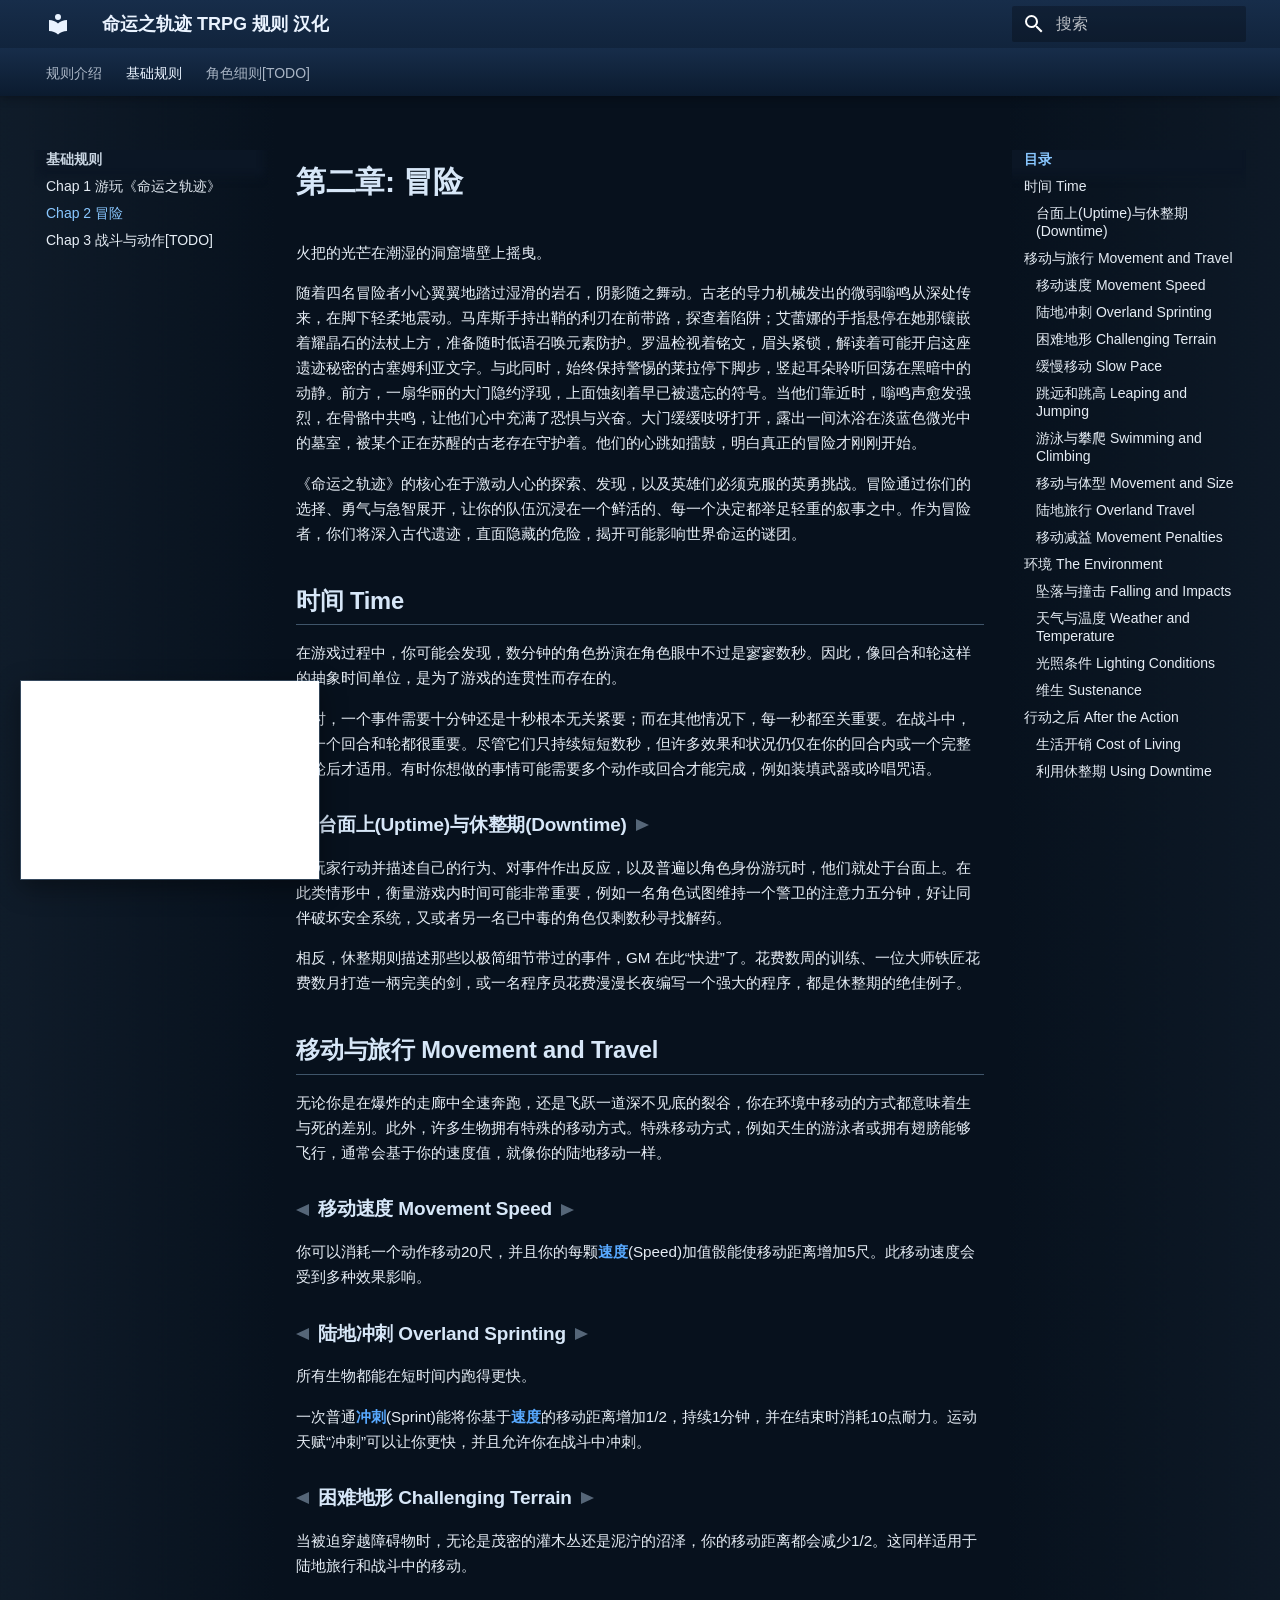
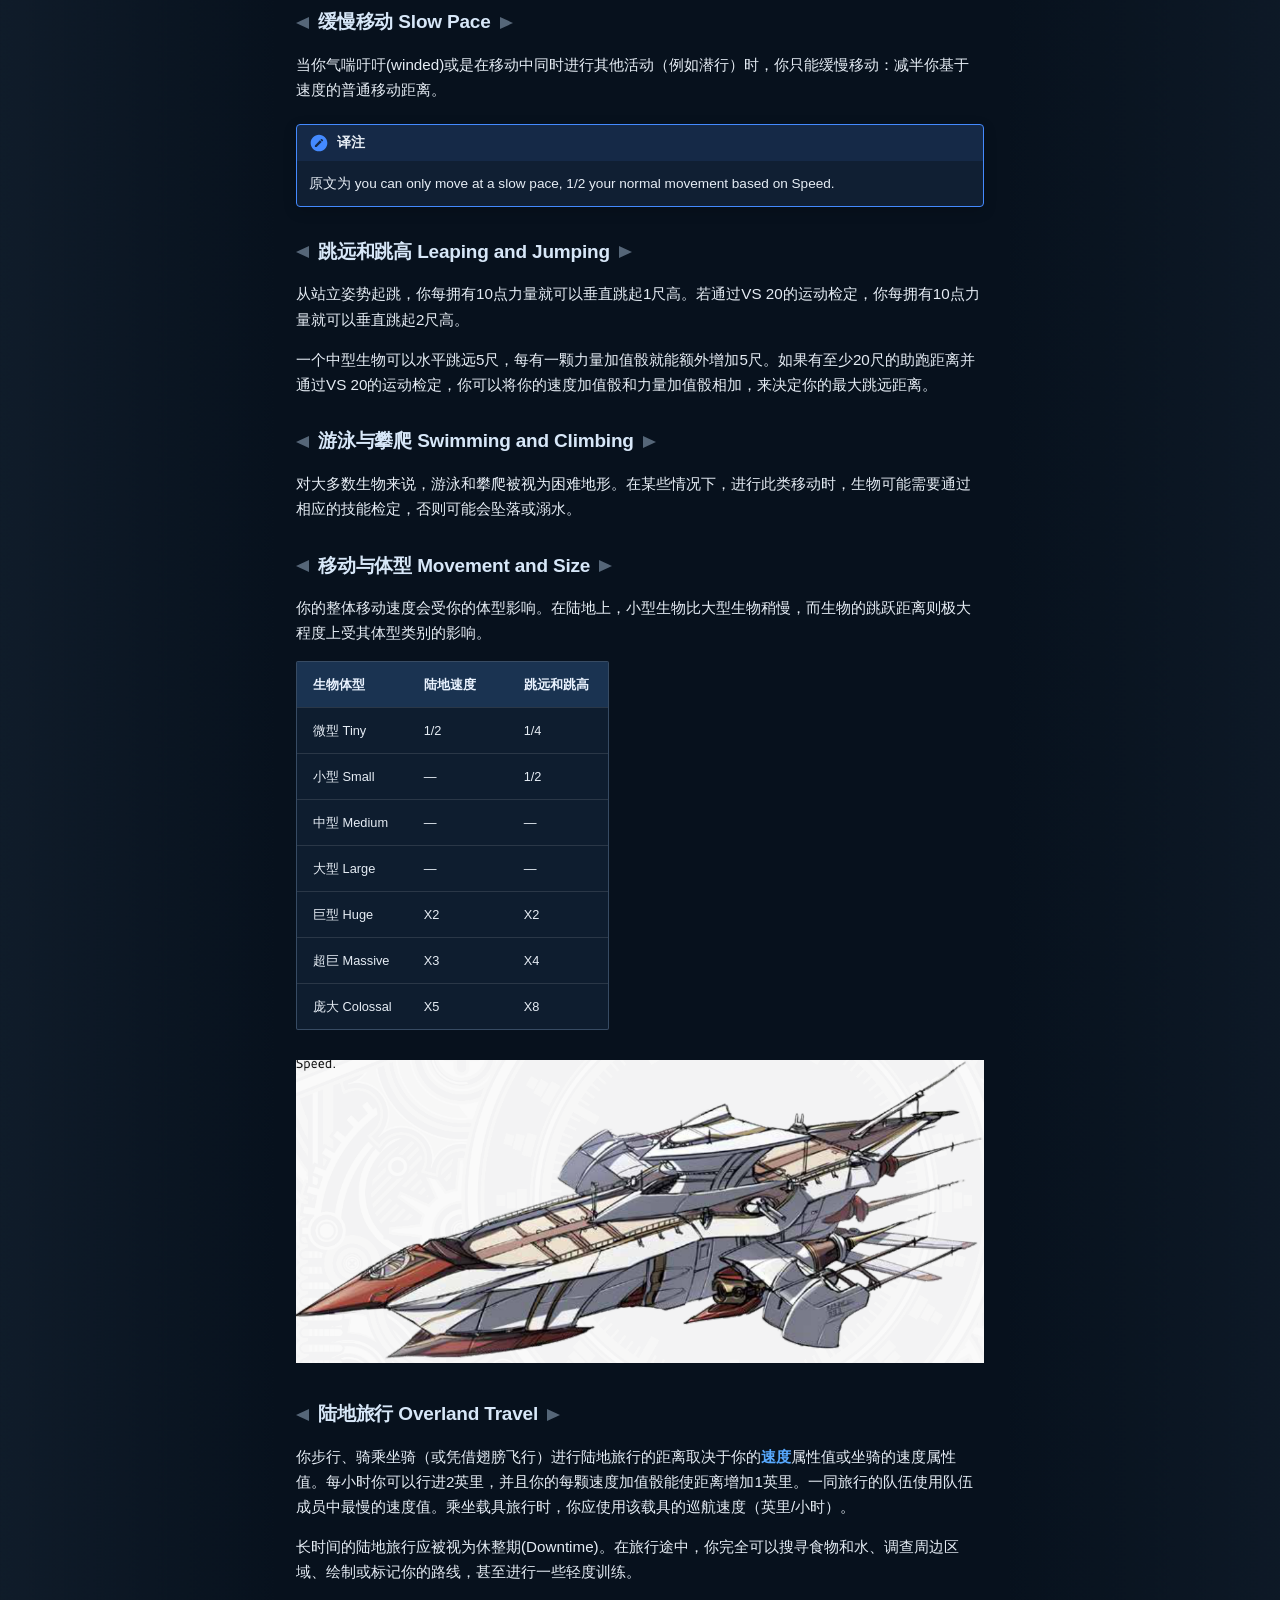
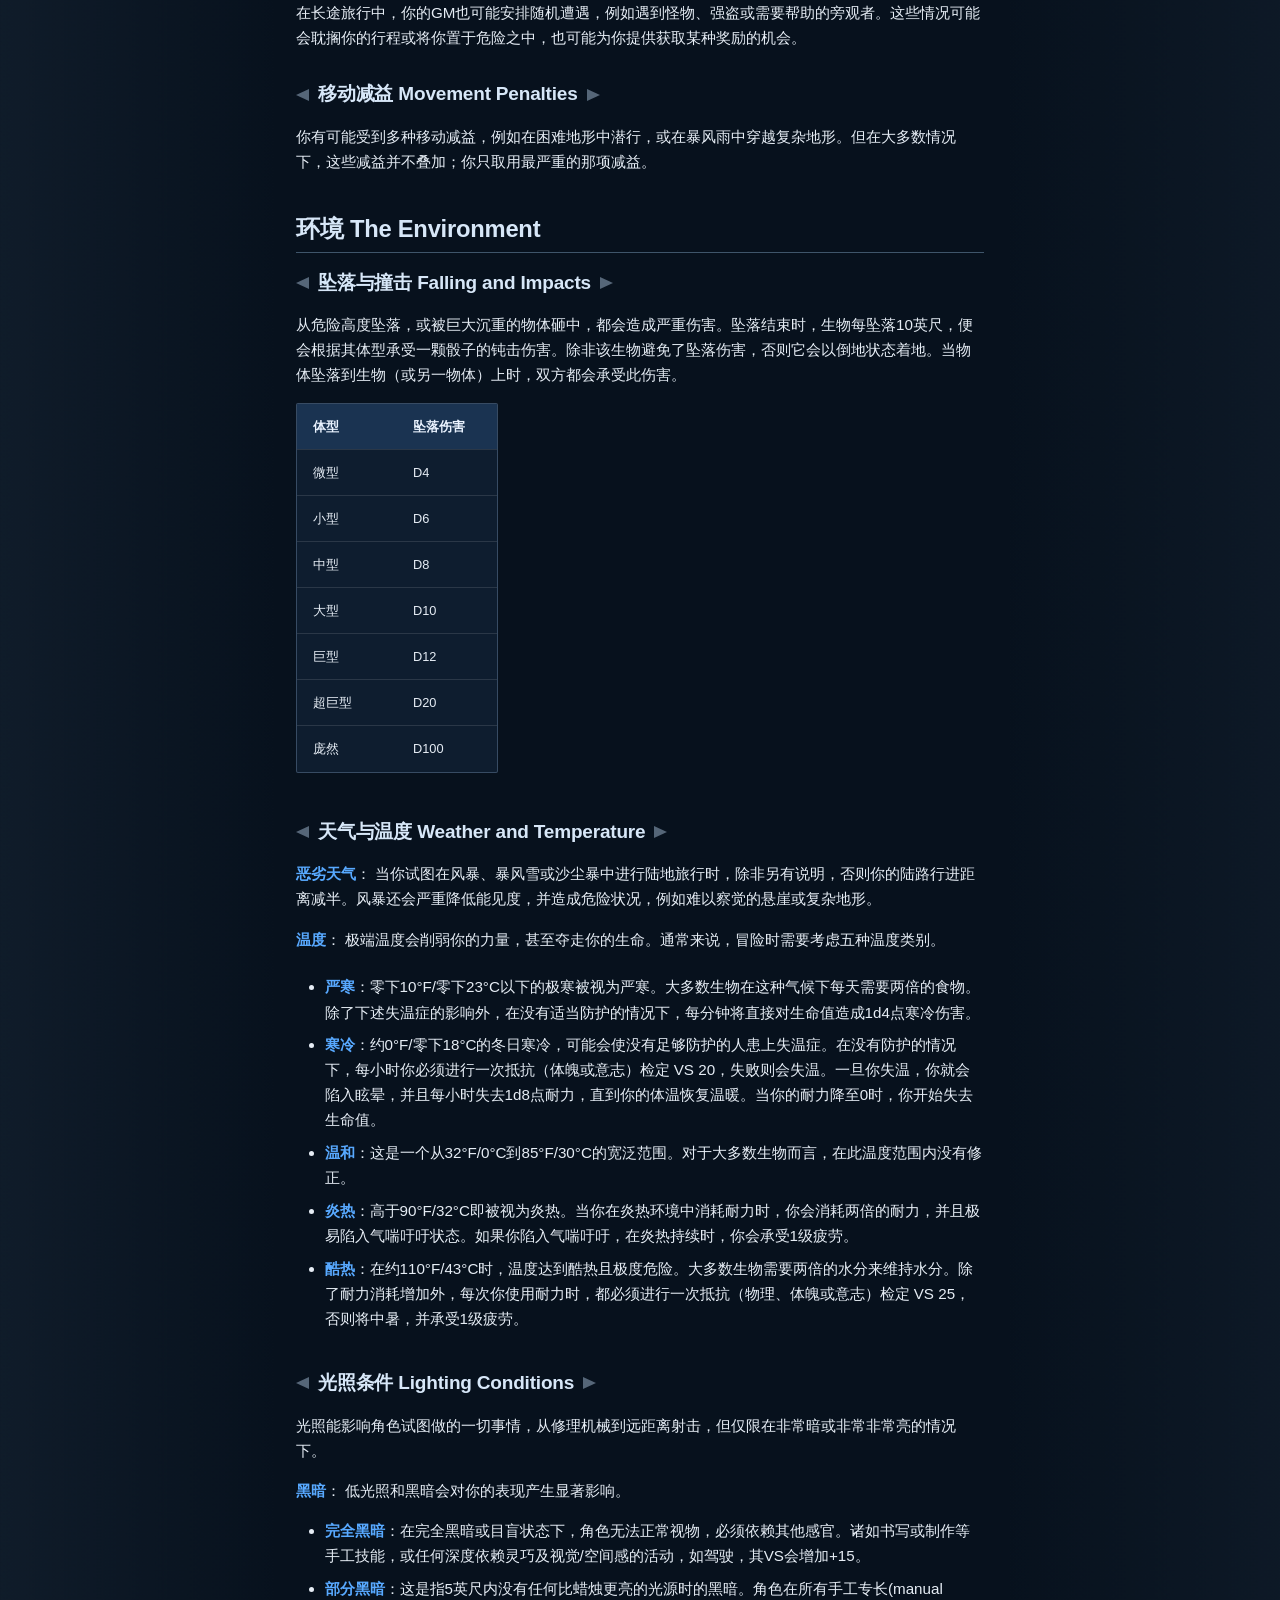
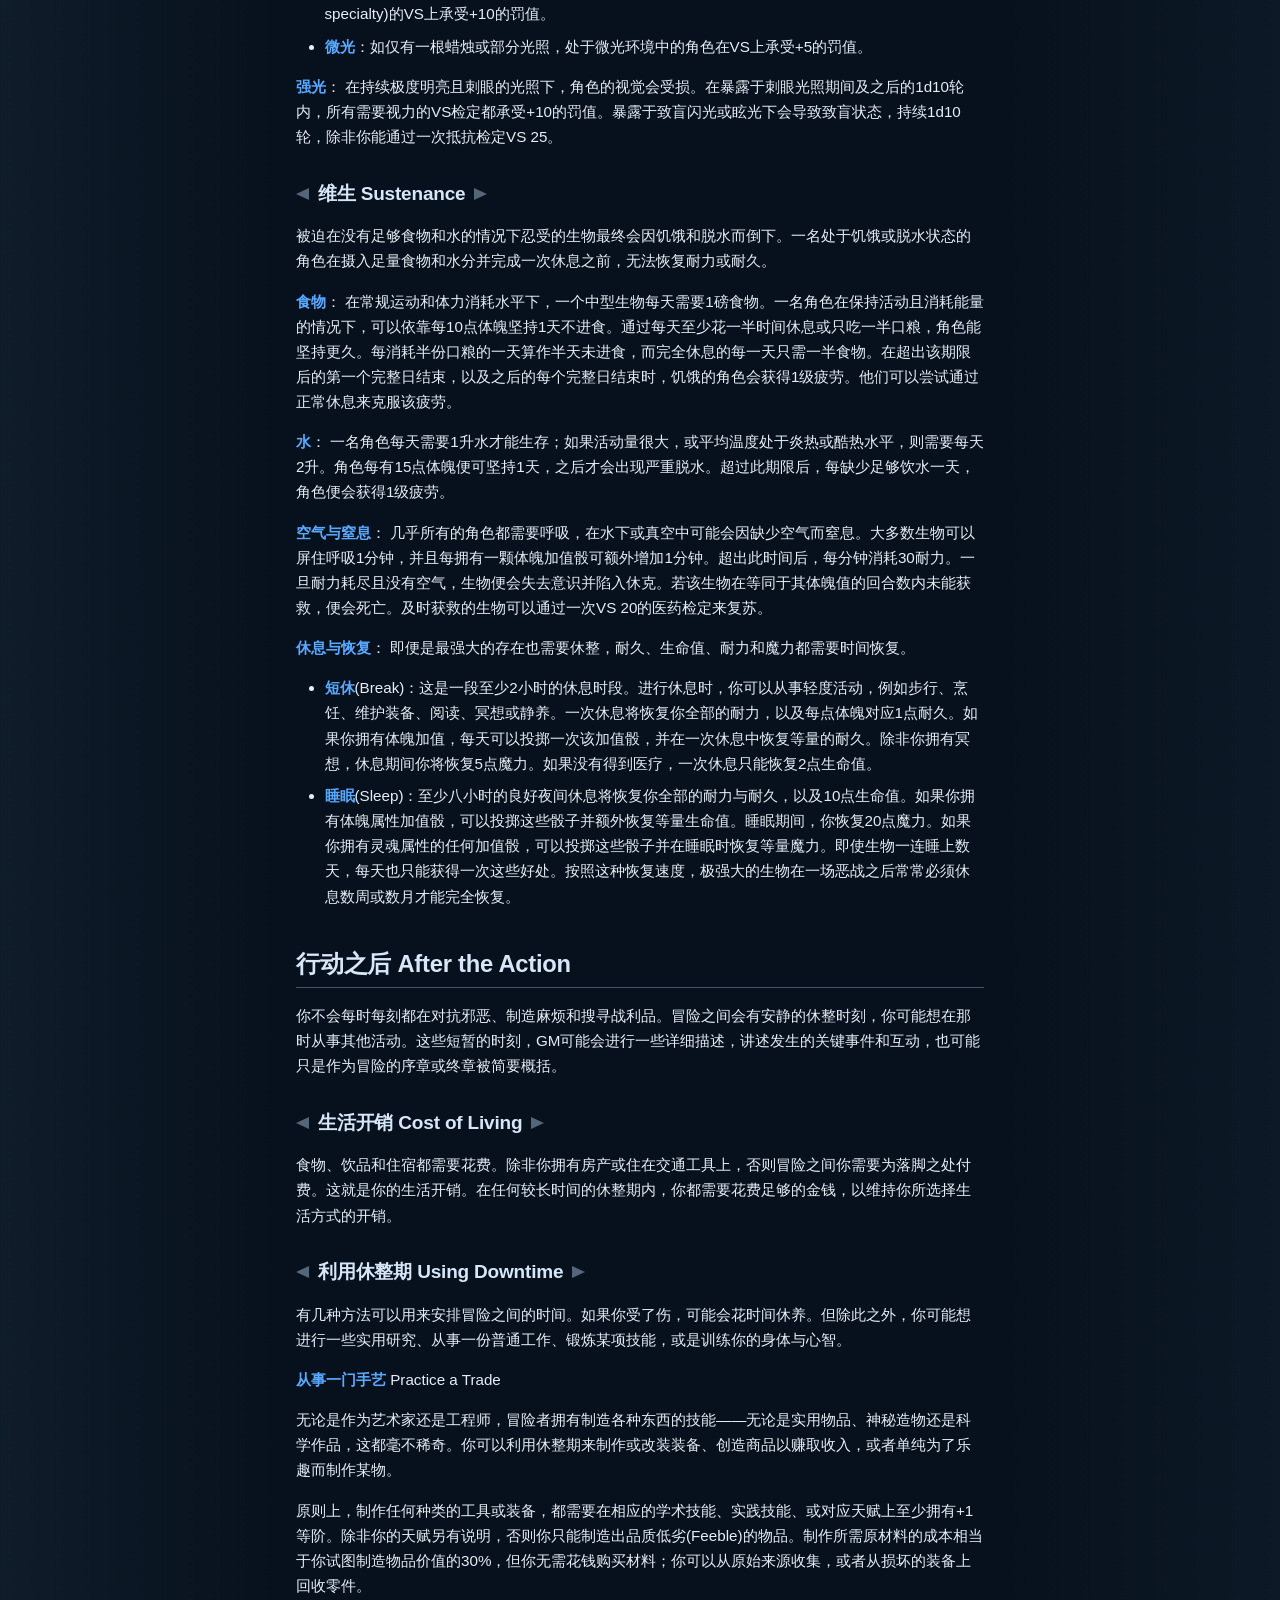
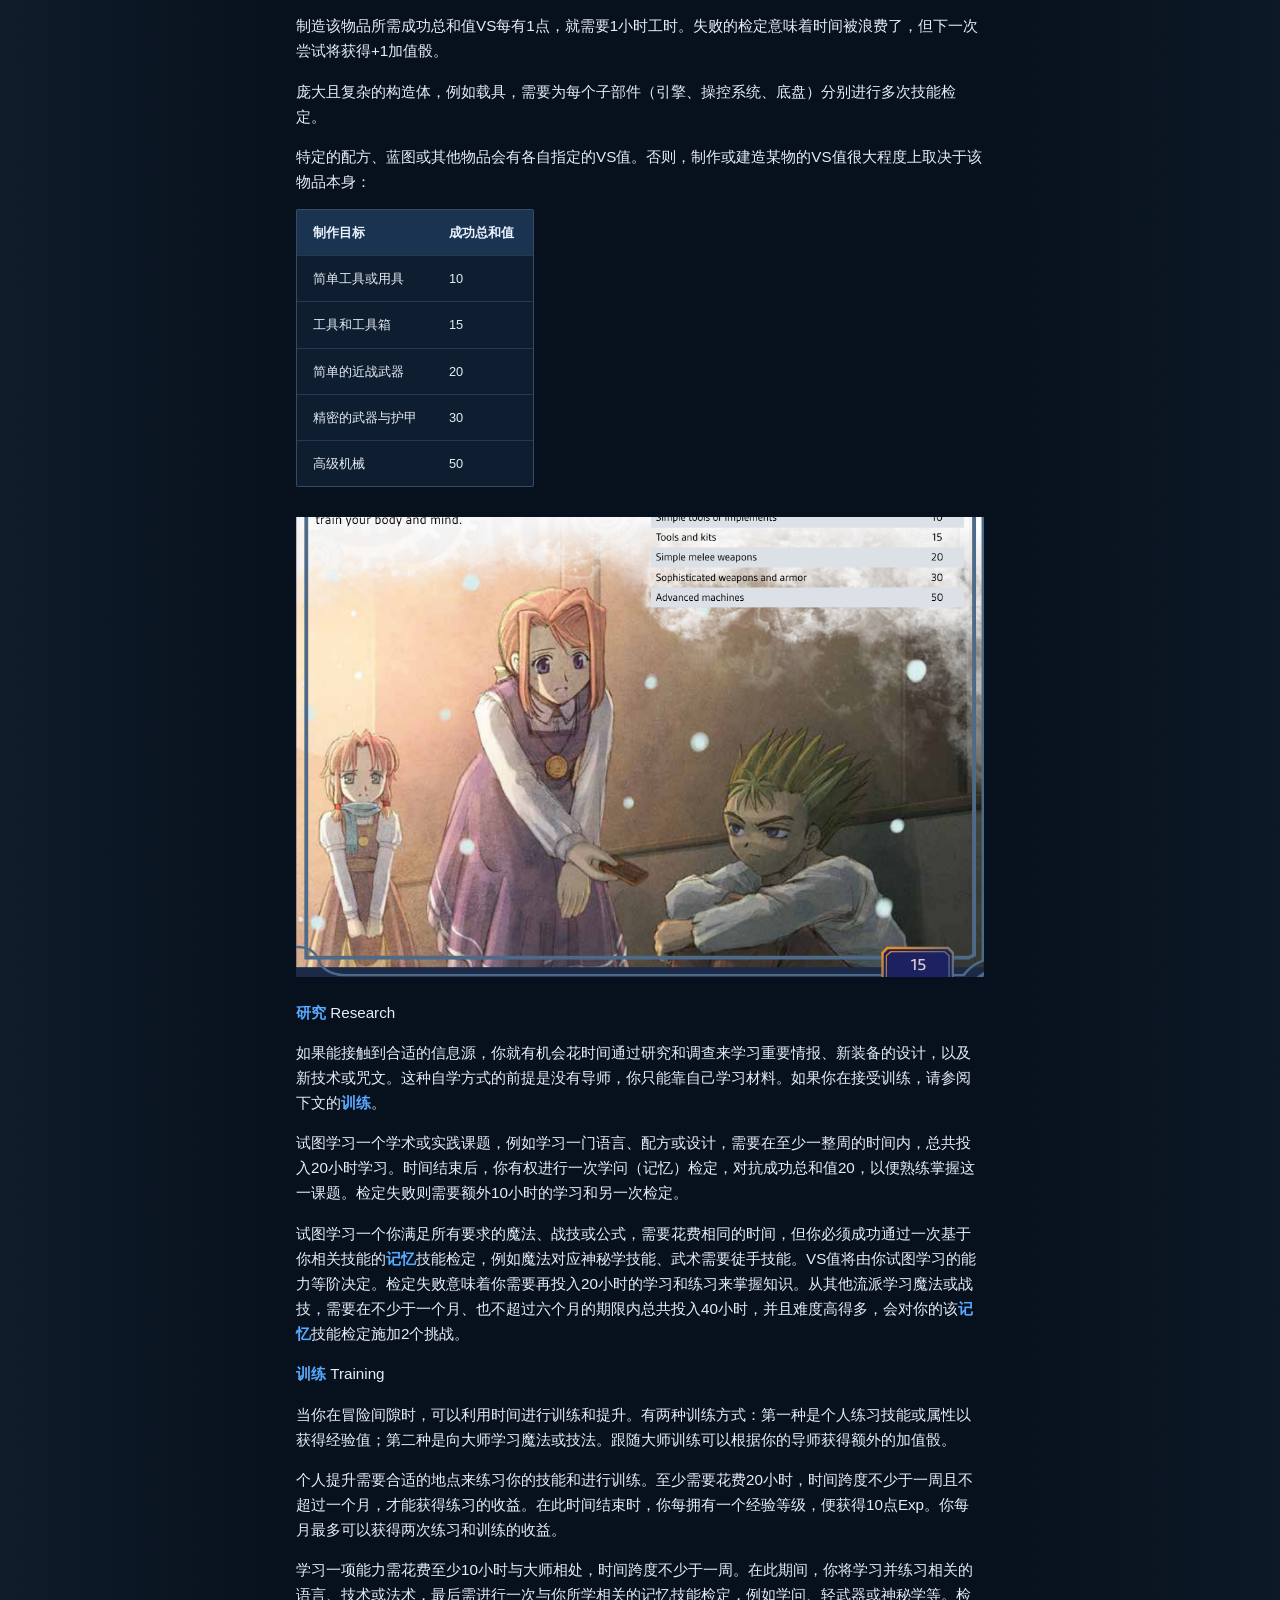
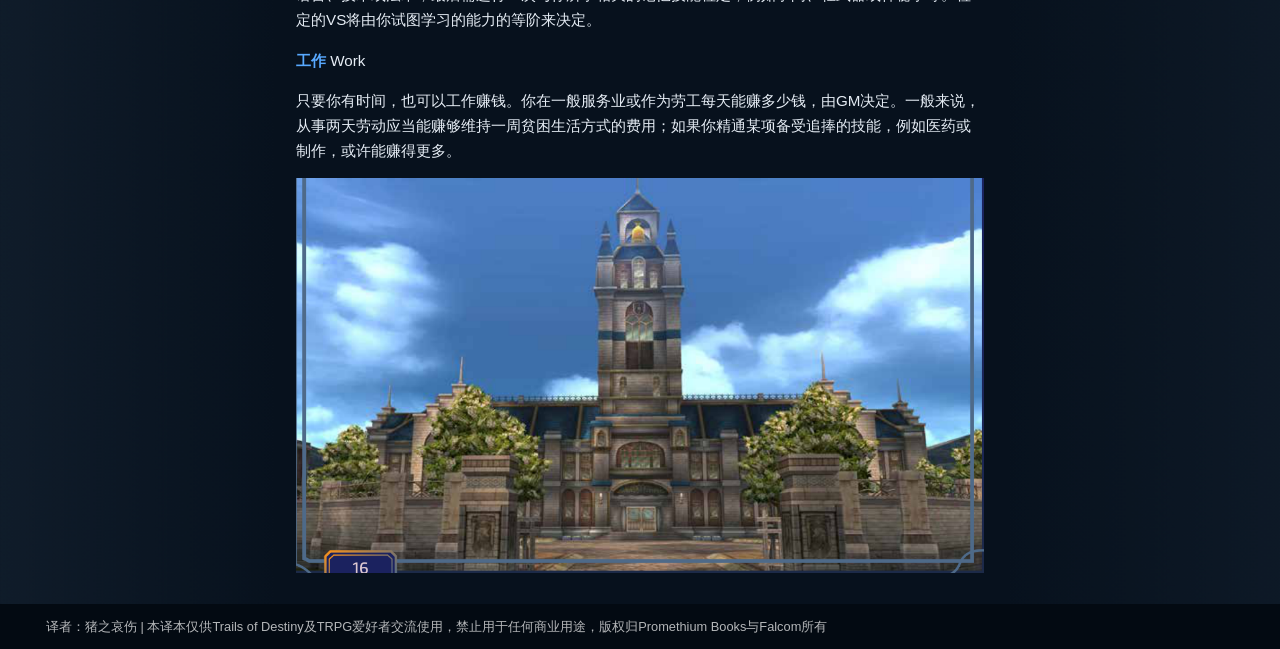
<file: 03_chapter_2_adventure/index.html>
<!doctype html>
<html lang="zh" class="no-js">
  <head>
    
      <meta charset="utf-8">
      <meta name="viewport" content="width=device-width,initial-scale=1">
      
        <meta name="description" content="《英雄传说：命运之轨迹》桌面角色扮演规则 汉化站">
      
      
      
        <link rel="canonical" href="https://pigeonxiong.github.io/trails_zh/03_chapter_2_adventure/">
      
      
        <link rel="prev" href="../02_chapter_1_playing_trails_of_destiny/">
      
      
        <link rel="next" href="../04_chapter_3_combat_action/">
      
      
        
      
      
      <link rel="icon" href="../assets/images/favicon.png">
      <meta name="generator" content="mkdocs-1.6.1, mkdocs-material-9.7.6">
    
    
      
        <title>Chap 2 冒险 - 命运之轨迹 TRPG 规则 汉化</title>
      
    
    
      <link rel="stylesheet" href="../assets/stylesheets/main.484c7ddc.min.css">
      
        
        <link rel="stylesheet" href="../assets/stylesheets/palette.ab4e12ef.min.css">
      
      


    
    
      
    
    
      
    
    
      <link rel="stylesheet" href="../stylesheets/parchment.css">
    
    <script>__md_scope=new URL("..",location),__md_hash=e=>[...e].reduce(((e,_)=>(e<<5)-e+_.charCodeAt(0)),0),__md_get=(e,_=localStorage,t=__md_scope)=>JSON.parse(_.getItem(t.pathname+"."+e)),__md_set=(e,_,t=localStorage,a=__md_scope)=>{try{t.setItem(a.pathname+"."+e,JSON.stringify(_))}catch(e){}}</script>
    
      

    
    
  </head>
  
  
    
    
    
    
    
    <body dir="ltr" data-md-color-scheme="slate" data-md-color-primary="brown" data-md-color-accent="amber">
  
    
    <input class="md-toggle" data-md-toggle="drawer" type="checkbox" id="__drawer" autocomplete="off">
    <input class="md-toggle" data-md-toggle="search" type="checkbox" id="__search" autocomplete="off">
    <label class="md-overlay" for="__drawer"></label>
    <div data-md-component="skip">
      
        
        <a href="#_1" class="md-skip">
          跳转至
        </a>
      
    </div>
    <div data-md-component="announce">
      
    </div>
    
    
      

  

<header class="md-header md-header--shadow md-header--lifted" data-md-component="header">
  <nav class="md-header__inner md-grid" aria-label="页眉">
    <a href=".." title="命运之轨迹 TRPG 规则 汉化" class="md-header__button md-logo" aria-label="命运之轨迹 TRPG 规则 汉化" data-md-component="logo">
      
  
  <svg xmlns="http://www.w3.org/2000/svg" viewBox="0 0 24 24"><path d="M12 8a3 3 0 0 0 3-3 3 3 0 0 0-3-3 3 3 0 0 0-3 3 3 3 0 0 0 3 3m0 3.54C9.64 9.35 6.5 8 3 8v11c3.5 0 6.64 1.35 9 3.54 2.36-2.19 5.5-3.54 9-3.54V8c-3.5 0-6.64 1.35-9 3.54"/></svg>

    </a>
    <label class="md-header__button md-icon" for="__drawer">
      
      <svg xmlns="http://www.w3.org/2000/svg" viewBox="0 0 24 24"><path d="M3 6h18v2H3zm0 5h18v2H3zm0 5h18v2H3z"/></svg>
    </label>
    <div class="md-header__title" data-md-component="header-title">
      <div class="md-header__ellipsis">
        <div class="md-header__topic">
          <span class="md-ellipsis">
            命运之轨迹 TRPG 规则 汉化
          </span>
        </div>
        <div class="md-header__topic" data-md-component="header-topic">
          <span class="md-ellipsis">
            
              Chap 2 冒险
            
          </span>
        </div>
      </div>
    </div>
    
      
    
    
    
    
      
      
        <label class="md-header__button md-icon" for="__search">
          
          <svg xmlns="http://www.w3.org/2000/svg" viewBox="0 0 24 24"><path d="M9.5 3A6.5 6.5 0 0 1 16 9.5c0 1.61-.59 3.09-1.56 4.23l.27.27h.79l5 5-1.5 1.5-5-5v-.79l-.27-.27A6.52 6.52 0 0 1 9.5 16 6.5 6.5 0 0 1 3 9.5 6.5 6.5 0 0 1 9.5 3m0 2C7 5 5 7 5 9.5S7 14 9.5 14 14 12 14 9.5 12 5 9.5 5"/></svg>
        </label>
        <div class="md-search" data-md-component="search" role="dialog">
  <label class="md-search__overlay" for="__search"></label>
  <div class="md-search__inner" role="search">
    <form class="md-search__form" name="search">
      <input type="text" class="md-search__input" name="query" aria-label="搜索" placeholder="搜索" autocapitalize="off" autocorrect="off" autocomplete="off" spellcheck="false" data-md-component="search-query" required>
      <label class="md-search__icon md-icon" for="__search">
        
        <svg xmlns="http://www.w3.org/2000/svg" viewBox="0 0 24 24"><path d="M9.5 3A6.5 6.5 0 0 1 16 9.5c0 1.61-.59 3.09-1.56 4.23l.27.27h.79l5 5-1.5 1.5-5-5v-.79l-.27-.27A6.52 6.52 0 0 1 9.5 16 6.5 6.5 0 0 1 3 9.5 6.5 6.5 0 0 1 9.5 3m0 2C7 5 5 7 5 9.5S7 14 9.5 14 14 12 14 9.5 12 5 9.5 5"/></svg>
        
        <svg xmlns="http://www.w3.org/2000/svg" viewBox="0 0 24 24"><path d="M20 11v2H8l5.5 5.5-1.42 1.42L4.16 12l7.92-7.92L13.5 5.5 8 11z"/></svg>
      </label>
      <nav class="md-search__options" aria-label="查找">
        
        <button type="reset" class="md-search__icon md-icon" title="清空当前内容" aria-label="清空当前内容" tabindex="-1">
          
          <svg xmlns="http://www.w3.org/2000/svg" viewBox="0 0 24 24"><path d="M19 6.41 17.59 5 12 10.59 6.41 5 5 6.41 10.59 12 5 17.59 6.41 19 12 13.41 17.59 19 19 17.59 13.41 12z"/></svg>
        </button>
      </nav>
      
    </form>
    <div class="md-search__output">
      <div class="md-search__scrollwrap" tabindex="0" data-md-scrollfix>
        <div class="md-search-result" data-md-component="search-result">
          <div class="md-search-result__meta">
            正在初始化搜索引擎
          </div>
          <ol class="md-search-result__list" role="presentation"></ol>
        </div>
      </div>
    </div>
  </div>
</div>
      
    
    
  </nav>
  
    
      
<nav class="md-tabs" aria-label="标签" data-md-component="tabs">
  <div class="md-grid">
    <ul class="md-tabs__list">
      
        
  
  
  
  
    
    
      <li class="md-tabs__item">
        <a href=".." class="md-tabs__link">
          
  
  
    
  
  规则介绍

        </a>
      </li>
    
  

      
        
  
  
  
    
  
  
    
    
      <li class="md-tabs__item md-tabs__item--active">
        <a href="../02_chapter_1_playing_trails_of_destiny/" class="md-tabs__link">
          
  
  
    
  
  基础规则

        </a>
      </li>
    
  

      
        
  
  
  
  
    
    
      <li class="md-tabs__item">
        <a href="../05_chapter_4_building_characters/" class="md-tabs__link">
          
  
  
    
  
  角色细则[TODO]

        </a>
      </li>
    
  

      
    </ul>
  </div>
</nav>
    
  
</header>
    
    <div class="md-container" data-md-component="container">
      
      
        
      
      <main class="md-main" data-md-component="main">
        <div class="md-main__inner md-grid">
          
            
              
              <div class="md-sidebar md-sidebar--primary" data-md-component="sidebar" data-md-type="navigation" >
                <div class="md-sidebar__scrollwrap">
                  <div class="md-sidebar__inner">
                    


  


<nav class="md-nav md-nav--primary md-nav--lifted" aria-label="导航栏" data-md-level="0">
  <label class="md-nav__title" for="__drawer">
    <a href=".." title="命运之轨迹 TRPG 规则 汉化" class="md-nav__button md-logo" aria-label="命运之轨迹 TRPG 规则 汉化" data-md-component="logo">
      
  
  <svg xmlns="http://www.w3.org/2000/svg" viewBox="0 0 24 24"><path d="M12 8a3 3 0 0 0 3-3 3 3 0 0 0-3-3 3 3 0 0 0-3 3 3 3 0 0 0 3 3m0 3.54C9.64 9.35 6.5 8 3 8v11c3.5 0 6.64 1.35 9 3.54 2.36-2.19 5.5-3.54 9-3.54V8c-3.5 0-6.64 1.35-9 3.54"/></svg>

    </a>
    命运之轨迹 TRPG 规则 汉化
  </label>
  
  <ul class="md-nav__list" data-md-scrollfix>
    
      
      
  
  
  
  
    
    
      
        
          
        
      
        
      
        
      
    
    
    
      
      
        
      
    
    
    <li class="md-nav__item md-nav__item--nested">
      
        
        
        <input class="md-nav__toggle md-toggle " type="checkbox" id="__nav_1" >
        
          
          <div class="md-nav__link md-nav__container">
            <a href=".." class="md-nav__link ">
              
  
  
  <span class="md-ellipsis">
    
  
    规则介绍
  

    
  </span>
  
  

            </a>
            
              
              <label class="md-nav__link " for="__nav_1" id="__nav_1_label" tabindex="0">
                <span class="md-nav__icon md-icon"></span>
              </label>
            
          </div>
        
        <nav class="md-nav" data-md-level="1" aria-labelledby="__nav_1_label" aria-expanded="false">
          <label class="md-nav__title" for="__nav_1">
            <span class="md-nav__icon md-icon"></span>
            
  
    规则介绍
  

          </label>
          <ul class="md-nav__list" data-md-scrollfix>
            
              
            
              
                
  
  
  
  
    <li class="md-nav__item">
      <a href="../01_introduction/" class="md-nav__link">
        
  
  
  <span class="md-ellipsis">
    
  
    Introduction 引言
  

    
  </span>
  
  

      </a>
    </li>
  

              
            
              
                
  
  
  
  
    <li class="md-nav__item">
      <a href="../00_quick_rules/" class="md-nav__link">
        
  
  
  <span class="md-ellipsis">
    
  
    Quick Rules 快速规则
  

    
  </span>
  
  

      </a>
    </li>
  

              
            
          </ul>
        </nav>
      
    </li>
  

    
      
      
  
  
    
  
  
  
    
    
      
        
      
        
      
        
      
    
    
    
      
        
        
      
      
        
      
    
    
    <li class="md-nav__item md-nav__item--active md-nav__item--section md-nav__item--nested">
      
        
        
        <input class="md-nav__toggle md-toggle " type="checkbox" id="__nav_2" checked>
        
          
          <label class="md-nav__link" for="__nav_2" id="__nav_2_label" tabindex="">
            
  
  
  <span class="md-ellipsis">
    
  
    基础规则
  

    
  </span>
  
  

            <span class="md-nav__icon md-icon"></span>
          </label>
        
        <nav class="md-nav" data-md-level="1" aria-labelledby="__nav_2_label" aria-expanded="true">
          <label class="md-nav__title" for="__nav_2">
            <span class="md-nav__icon md-icon"></span>
            
  
    基础规则
  

          </label>
          <ul class="md-nav__list" data-md-scrollfix>
            
              
                
  
  
  
  
    <li class="md-nav__item">
      <a href="../02_chapter_1_playing_trails_of_destiny/" class="md-nav__link">
        
  
  
  <span class="md-ellipsis">
    
  
    Chap 1 游玩《命运之轨迹》
  

    
  </span>
  
  

      </a>
    </li>
  

              
            
              
                
  
  
    
  
  
  
    <li class="md-nav__item md-nav__item--active">
      
      <input class="md-nav__toggle md-toggle" type="checkbox" id="__toc">
      
      
        
      
      
        <label class="md-nav__link md-nav__link--active" for="__toc">
          
  
  
  <span class="md-ellipsis">
    
  
    Chap 2 冒险
  

    
  </span>
  
  

          <span class="md-nav__icon md-icon"></span>
        </label>
      
      <a href="./" class="md-nav__link md-nav__link--active">
        
  
  
  <span class="md-ellipsis">
    
  
    Chap 2 冒险
  

    
  </span>
  
  

      </a>
      
        

<nav class="md-nav md-nav--secondary" aria-label="目录">
  
  
  
    
  
  
    <label class="md-nav__title" for="__toc">
      <span class="md-nav__icon md-icon"></span>
      目录
    </label>
    <ul class="md-nav__list" data-md-component="toc" data-md-scrollfix>
      
        <li class="md-nav__item">
  <a href="#time" class="md-nav__link">
    <span class="md-ellipsis">
      
        时间 Time
      
    </span>
  </a>
  
    <nav class="md-nav" aria-label="时间 Time">
      <ul class="md-nav__list">
        
          <li class="md-nav__item">
  <a href="#uptimedowntime" class="md-nav__link">
    <span class="md-ellipsis">
      
        台面上(Uptime)与休整期(Downtime)
      
    </span>
  </a>
  
</li>
        
      </ul>
    </nav>
  
</li>
      
        <li class="md-nav__item">
  <a href="#movement-and-travel" class="md-nav__link">
    <span class="md-ellipsis">
      
        移动与旅行 Movement and Travel
      
    </span>
  </a>
  
    <nav class="md-nav" aria-label="移动与旅行 Movement and Travel">
      <ul class="md-nav__list">
        
          <li class="md-nav__item">
  <a href="#movement-speed" class="md-nav__link">
    <span class="md-ellipsis">
      
        移动速度 Movement Speed
      
    </span>
  </a>
  
</li>
        
          <li class="md-nav__item">
  <a href="#overland-sprinting" class="md-nav__link">
    <span class="md-ellipsis">
      
        陆地冲刺 Overland Sprinting
      
    </span>
  </a>
  
</li>
        
          <li class="md-nav__item">
  <a href="#challenging-terrain" class="md-nav__link">
    <span class="md-ellipsis">
      
        困难地形 Challenging Terrain
      
    </span>
  </a>
  
</li>
        
          <li class="md-nav__item">
  <a href="#slow-pace" class="md-nav__link">
    <span class="md-ellipsis">
      
        缓慢移动 Slow Pace
      
    </span>
  </a>
  
</li>
        
          <li class="md-nav__item">
  <a href="#leaping-and-jumping" class="md-nav__link">
    <span class="md-ellipsis">
      
        跳远和跳高 Leaping and Jumping
      
    </span>
  </a>
  
</li>
        
          <li class="md-nav__item">
  <a href="#swimming-and-climbing" class="md-nav__link">
    <span class="md-ellipsis">
      
        游泳与攀爬 Swimming and Climbing
      
    </span>
  </a>
  
</li>
        
          <li class="md-nav__item">
  <a href="#movement-and-size" class="md-nav__link">
    <span class="md-ellipsis">
      
        移动与体型 Movement and Size
      
    </span>
  </a>
  
</li>
        
          <li class="md-nav__item">
  <a href="#overland-travel" class="md-nav__link">
    <span class="md-ellipsis">
      
        陆地旅行 Overland Travel
      
    </span>
  </a>
  
</li>
        
          <li class="md-nav__item">
  <a href="#movement-penalties" class="md-nav__link">
    <span class="md-ellipsis">
      
        移动减益 Movement Penalties
      
    </span>
  </a>
  
</li>
        
      </ul>
    </nav>
  
</li>
      
        <li class="md-nav__item">
  <a href="#the-environment" class="md-nav__link">
    <span class="md-ellipsis">
      
        环境 The Environment
      
    </span>
  </a>
  
    <nav class="md-nav" aria-label="环境 The Environment">
      <ul class="md-nav__list">
        
          <li class="md-nav__item">
  <a href="#falling-and-impacts" class="md-nav__link">
    <span class="md-ellipsis">
      
        坠落与撞击 Falling and Impacts
      
    </span>
  </a>
  
</li>
        
          <li class="md-nav__item">
  <a href="#weather-and-temperature" class="md-nav__link">
    <span class="md-ellipsis">
      
        天气与温度 Weather and Temperature
      
    </span>
  </a>
  
</li>
        
          <li class="md-nav__item">
  <a href="#lighting-conditions" class="md-nav__link">
    <span class="md-ellipsis">
      
        光照条件 Lighting Conditions
      
    </span>
  </a>
  
</li>
        
          <li class="md-nav__item">
  <a href="#sustenance" class="md-nav__link">
    <span class="md-ellipsis">
      
        维生 Sustenance
      
    </span>
  </a>
  
</li>
        
      </ul>
    </nav>
  
</li>
      
        <li class="md-nav__item">
  <a href="#after-the-action" class="md-nav__link">
    <span class="md-ellipsis">
      
        行动之后 After the Action
      
    </span>
  </a>
  
    <nav class="md-nav" aria-label="行动之后 After the Action">
      <ul class="md-nav__list">
        
          <li class="md-nav__item">
  <a href="#cost-of-living" class="md-nav__link">
    <span class="md-ellipsis">
      
        生活开销 Cost of Living
      
    </span>
  </a>
  
</li>
        
          <li class="md-nav__item">
  <a href="#using-downtime" class="md-nav__link">
    <span class="md-ellipsis">
      
        利用休整期 Using Downtime
      
    </span>
  </a>
  
</li>
        
      </ul>
    </nav>
  
</li>
      
    </ul>
  
</nav>
      
    </li>
  

              
            
              
                
  
  
  
  
    <li class="md-nav__item">
      <a href="../04_chapter_3_combat_action/" class="md-nav__link">
        
  
  
  <span class="md-ellipsis">
    
  
    Chap 3 战斗与动作[TODO]
  

    
  </span>
  
  

      </a>
    </li>
  

              
            
          </ul>
        </nav>
      
    </li>
  

    
      
      
  
  
  
  
    
    
      
        
      
        
      
    
    
    
      
      
        
      
    
    
    <li class="md-nav__item md-nav__item--nested">
      
        
        
        <input class="md-nav__toggle md-toggle " type="checkbox" id="__nav_3" >
        
          
          <label class="md-nav__link" for="__nav_3" id="__nav_3_label" tabindex="0">
            
  
  
  <span class="md-ellipsis">
    
  
    角色细则[TODO]
  

    
  </span>
  
  

            <span class="md-nav__icon md-icon"></span>
          </label>
        
        <nav class="md-nav" data-md-level="1" aria-labelledby="__nav_3_label" aria-expanded="false">
          <label class="md-nav__title" for="__nav_3">
            <span class="md-nav__icon md-icon"></span>
            
  
    角色细则[TODO]
  

          </label>
          <ul class="md-nav__list" data-md-scrollfix>
            
              
                
  
  
  
  
    <li class="md-nav__item">
      <a href="../05_chapter_4_building_characters/" class="md-nav__link">
        
  
  
  <span class="md-ellipsis">
    
  
    Chap 4 角色创建
  

    
  </span>
  
  

      </a>
    </li>
  

              
            
              
                
  
  
  
  
    <li class="md-nav__item">
      <a href="../06_chapter_5_ability_scores/" class="md-nav__link">
        
  
  
  <span class="md-ellipsis">
    
  
    Chap 5 属性
  

    
  </span>
  
  

      </a>
    </li>
  

              
            
          </ul>
        </nav>
      
    </li>
  

    
  </ul>
</nav>
                  </div>
                </div>
              </div>
            
            
              
              <div class="md-sidebar md-sidebar--secondary" data-md-component="sidebar" data-md-type="toc" >
                <div class="md-sidebar__scrollwrap">
                  <div class="md-sidebar__inner">
                    

<nav class="md-nav md-nav--secondary" aria-label="目录">
  
  
  
    
  
  
    <label class="md-nav__title" for="__toc">
      <span class="md-nav__icon md-icon"></span>
      目录
    </label>
    <ul class="md-nav__list" data-md-component="toc" data-md-scrollfix>
      
        <li class="md-nav__item">
  <a href="#time" class="md-nav__link">
    <span class="md-ellipsis">
      
        时间 Time
      
    </span>
  </a>
  
    <nav class="md-nav" aria-label="时间 Time">
      <ul class="md-nav__list">
        
          <li class="md-nav__item">
  <a href="#uptimedowntime" class="md-nav__link">
    <span class="md-ellipsis">
      
        台面上(Uptime)与休整期(Downtime)
      
    </span>
  </a>
  
</li>
        
      </ul>
    </nav>
  
</li>
      
        <li class="md-nav__item">
  <a href="#movement-and-travel" class="md-nav__link">
    <span class="md-ellipsis">
      
        移动与旅行 Movement and Travel
      
    </span>
  </a>
  
    <nav class="md-nav" aria-label="移动与旅行 Movement and Travel">
      <ul class="md-nav__list">
        
          <li class="md-nav__item">
  <a href="#movement-speed" class="md-nav__link">
    <span class="md-ellipsis">
      
        移动速度 Movement Speed
      
    </span>
  </a>
  
</li>
        
          <li class="md-nav__item">
  <a href="#overland-sprinting" class="md-nav__link">
    <span class="md-ellipsis">
      
        陆地冲刺 Overland Sprinting
      
    </span>
  </a>
  
</li>
        
          <li class="md-nav__item">
  <a href="#challenging-terrain" class="md-nav__link">
    <span class="md-ellipsis">
      
        困难地形 Challenging Terrain
      
    </span>
  </a>
  
</li>
        
          <li class="md-nav__item">
  <a href="#slow-pace" class="md-nav__link">
    <span class="md-ellipsis">
      
        缓慢移动 Slow Pace
      
    </span>
  </a>
  
</li>
        
          <li class="md-nav__item">
  <a href="#leaping-and-jumping" class="md-nav__link">
    <span class="md-ellipsis">
      
        跳远和跳高 Leaping and Jumping
      
    </span>
  </a>
  
</li>
        
          <li class="md-nav__item">
  <a href="#swimming-and-climbing" class="md-nav__link">
    <span class="md-ellipsis">
      
        游泳与攀爬 Swimming and Climbing
      
    </span>
  </a>
  
</li>
        
          <li class="md-nav__item">
  <a href="#movement-and-size" class="md-nav__link">
    <span class="md-ellipsis">
      
        移动与体型 Movement and Size
      
    </span>
  </a>
  
</li>
        
          <li class="md-nav__item">
  <a href="#overland-travel" class="md-nav__link">
    <span class="md-ellipsis">
      
        陆地旅行 Overland Travel
      
    </span>
  </a>
  
</li>
        
          <li class="md-nav__item">
  <a href="#movement-penalties" class="md-nav__link">
    <span class="md-ellipsis">
      
        移动减益 Movement Penalties
      
    </span>
  </a>
  
</li>
        
      </ul>
    </nav>
  
</li>
      
        <li class="md-nav__item">
  <a href="#the-environment" class="md-nav__link">
    <span class="md-ellipsis">
      
        环境 The Environment
      
    </span>
  </a>
  
    <nav class="md-nav" aria-label="环境 The Environment">
      <ul class="md-nav__list">
        
          <li class="md-nav__item">
  <a href="#falling-and-impacts" class="md-nav__link">
    <span class="md-ellipsis">
      
        坠落与撞击 Falling and Impacts
      
    </span>
  </a>
  
</li>
        
          <li class="md-nav__item">
  <a href="#weather-and-temperature" class="md-nav__link">
    <span class="md-ellipsis">
      
        天气与温度 Weather and Temperature
      
    </span>
  </a>
  
</li>
        
          <li class="md-nav__item">
  <a href="#lighting-conditions" class="md-nav__link">
    <span class="md-ellipsis">
      
        光照条件 Lighting Conditions
      
    </span>
  </a>
  
</li>
        
          <li class="md-nav__item">
  <a href="#sustenance" class="md-nav__link">
    <span class="md-ellipsis">
      
        维生 Sustenance
      
    </span>
  </a>
  
</li>
        
      </ul>
    </nav>
  
</li>
      
        <li class="md-nav__item">
  <a href="#after-the-action" class="md-nav__link">
    <span class="md-ellipsis">
      
        行动之后 After the Action
      
    </span>
  </a>
  
    <nav class="md-nav" aria-label="行动之后 After the Action">
      <ul class="md-nav__list">
        
          <li class="md-nav__item">
  <a href="#cost-of-living" class="md-nav__link">
    <span class="md-ellipsis">
      
        生活开销 Cost of Living
      
    </span>
  </a>
  
</li>
        
          <li class="md-nav__item">
  <a href="#using-downtime" class="md-nav__link">
    <span class="md-ellipsis">
      
        利用休整期 Using Downtime
      
    </span>
  </a>
  
</li>
        
      </ul>
    </nav>
  
</li>
      
    </ul>
  
</nav>
                  </div>
                </div>
              </div>
            
          
          
            <div class="md-content" data-md-component="content">
              
              <article class="md-content__inner md-typeset">
                
                  



<h1 id="_1">第二章: 冒险</h1>
<p>火把的光芒在潮湿的洞窟墙壁上摇曳。</p>
<p>随着四名冒险者小心翼翼地踏过湿滑的岩石，阴影随之舞动。古老的导力机械发出的微弱嗡鸣从深处传来，在脚下轻柔地震动。马库斯手持出鞘的利刃在前带路，探查着陷阱；艾蕾娜的手指悬停在她那镶嵌着耀晶石的法杖上方，准备随时低语召唤元素防护。罗温检视着铭文，眉头紧锁，解读着可能开启这座遗迹秘密的古塞姆利亚文字。与此同时，始终保持警惕的莱拉停下脚步，竖起耳朵聆听回荡在黑暗中的动静。前方，一扇华丽的大门隐约浮现，上面蚀刻着早已被遗忘的符号。当他们靠近时，嗡鸣声愈发强烈，在骨骼中共鸣，让他们心中充满了恐惧与兴奋。大门缓缓吱呀打开，露出一间沐浴在淡蓝色微光中的墓室，被某个正在苏醒的古老存在守护着。他们的心跳如擂鼓，明白真正的冒险才刚刚开始。</p>
<p>《命运之轨迹》的核心在于激动人心的探索、发现，以及英雄们必须克服的英勇挑战。冒险通过你们的选择、勇气与急智展开，让你的队伍沉浸在一个鲜活的、每一个决定都举足轻重的叙事之中。作为冒险者，你们将深入古代遗迹，直面隐藏的危险，揭开可能影响世界命运的谜团。</p>
<h2 id="time">时间 Time</h2>
<p>在游戏过程中，你可能会发现，数分钟的角色扮演在角色眼中不过是寥寥数秒。因此，像回合和轮这样的抽象时间单位，是为了游戏的连贯性而存在的。</p>
<p>有时，一个事件需要十分钟还是十秒根本无关紧要；而在其他情况下，每一秒都至关重要。在战斗中，每一个回合和轮都很重要。尽管它们只持续短短数秒，但许多效果和状况仍仅在你的回合内或一个完整的轮后才适用。有时你想做的事情可能需要多个动作或回合才能完成，例如装填武器或吟唱咒语。</p>
<h3 id="uptimedowntime">台面上(Uptime)与休整期(Downtime)</h3>
<p>当玩家行动并描述自己的行为、对事件作出反应，以及普遍以角色身份游玩时，他们就处于台面上。在此类情形中，衡量游戏内时间可能非常重要，例如一名角色试图维持一个警卫的注意力五分钟，好让同伴破坏安全系统，又或者另一名已中毒的角色仅剩数秒寻找解药。</p>
<p>相反，休整期则描述那些以极简细节带过的事件，GM 在此“快进”了。花费数周的训练、一位大师铁匠花费数月打造一柄完美的剑，或一名程序员花费漫漫长夜编写一个强大的程序，都是休整期的绝佳例子。</p>
<h2 id="movement-and-travel">移动与旅行 Movement and Travel</h2>
<p>无论你是在爆炸的走廊中全速奔跑，还是飞跃一道深不见底的裂谷，你在环境中移动的方式都意味着生与死的差别。此外，许多生物拥有特殊的移动方式。特殊移动方式，例如天生的游泳者或拥有翅膀能够飞行，通常会基于你的速度值，就像你的陆地移动一样。</p>
<h3 id="movement-speed">移动速度 Movement Speed</h3>
<p>你可以消耗一个动作移动20尺，并且你的每颗<strong>速度</strong>(Speed)加值骰能使移动距离增加5尺。此移动速度会受到多种效果影响。</p>
<h3 id="overland-sprinting">陆地冲刺 Overland Sprinting</h3>
<p>所有生物都能在短时间内跑得更快。</p>
<p>一次普通<strong>冲刺</strong>(Sprint)能将你基于<strong>速度</strong>的移动距离增加1/2，持续1分钟，并在结束时消耗10点耐力。运动天赋“冲刺”可以让你更快，并且允许你在战斗中冲刺。</p>
<h3 id="challenging-terrain">困难地形 Challenging Terrain</h3>
<p>当被迫穿越障碍物时，无论是茂密的灌木丛还是泥泞的沼泽，你的移动距离都会减少1/2。这同样适用于陆地旅行和战斗中的移动。</p>
<h3 id="slow-pace">缓慢移动 Slow Pace</h3>
<p>当你气喘吁吁(winded)或是在移动中同时进行其他活动（例如潜行）时，你只能缓慢移动：减半你基于速度的普通移动距离。</p>
<div class="admonition note">
<p class="admonition-title">译注</p>
<p>原文为 you can only move at a slow pace, 1/2 your normal movement based on Speed.</p>
</div>
<h3 id="leaping-and-jumping">跳远和跳高 Leaping and Jumping</h3>
<p>从站立姿势起跳，你每拥有10点力量就可以垂直跳起1尺高。若通过VS 20的运动检定，你每拥有10点力量就可以垂直跳起2尺高。</p>
<p>一个中型生物可以水平跳远5尺，每有一颗力量加值骰就能额外增加5尺。如果有至少20尺的助跑距离并通过VS 20的运动检定，你可以将你的速度加值骰和力量加值骰相加，来决定你的最大跳远距离。</p>
<h3 id="swimming-and-climbing">游泳与攀爬 Swimming and Climbing</h3>
<p>对大多数生物来说，游泳和攀爬被视为困难地形。在某些情况下，进行此类移动时，生物可能需要通过相应的技能检定，否则可能会坠落或溺水。</p>
<h3 id="movement-and-size">移动与体型 Movement and Size</h3>
<p>你的整体移动速度会受你的体型影响。在陆地上，小型生物比大型生物稍慢，而生物的跳跃距离则极大程度上受其体型类别的影响。</p>
<table>
<thead>
<tr>
<th>生物体型</th>
<th>陆地速度</th>
<th>跳远和跳高</th>
</tr>
</thead>
<tbody>
<tr>
<td>微型 Tiny</td>
<td>1/2</td>
<td>1/4</td>
</tr>
<tr>
<td>小型 Small</td>
<td>—</td>
<td>1/2</td>
</tr>
<tr>
<td>中型 Medium</td>
<td>—</td>
<td>—</td>
</tr>
<tr>
<td>大型 Large</td>
<td>—</td>
<td>—</td>
</tr>
<tr>
<td>巨型 Huge</td>
<td>X2</td>
<td>X2</td>
</tr>
<tr>
<td>超巨 Massive</td>
<td>X3</td>
<td>X4</td>
</tr>
<tr>
<td>庞大 Colossal</td>
<td>X5</td>
<td>X8</td>
</tr>
</tbody>
</table>
<p><img alt="" src="../assets/p013_11.png" /></p>
<h3 id="overland-travel">陆地旅行 Overland Travel</h3>
<p>你步行、骑乘坐骑（或凭借翅膀飞行）进行陆地旅行的距离取决于你的<strong>速度</strong>属性值或坐骑的速度属性值。每小时你可以行进2英里，并且你的每颗速度加值骰能使距离增加1英里。一同旅行的队伍使用队伍成员中最慢的速度值。乘坐载具旅行时，你应使用该载具的巡航速度（英里/小时）。</p>
<p>长时间的陆地旅行应被视为休整期(Downtime)。在旅行途中，你完全可以搜寻食物和水、调查周边区域、绘制或标记你的路线，甚至进行一些轻度训练。</p>
<p>在长途旅行中，你的GM也可能安排随机遭遇，例如遇到怪物、强盗或需要帮助的旁观者。这些情况可能会耽搁你的行程或将你置于危险之中，也可能为你提供获取某种奖励的机会。</p>
<h3 id="movement-penalties">移动减益 Movement Penalties</h3>
<p>你有可能受到多种移动减益，例如在困难地形中潜行，或在暴风雨中穿越复杂地形。但在大多数情况下，这些减益并不叠加；你只取用最严重的那项减益。</p>
<h2 id="the-environment">环境 The Environment</h2>
<h3 id="falling-and-impacts">坠落与撞击 Falling and Impacts</h3>
<p>从危险高度坠落，或被巨大沉重的物体砸中，都会造成严重伤害。坠落结束时，生物每坠落10英尺，便会根据其体型承受一颗骰子的钝击伤害。除非该生物避免了坠落伤害，否则它会以倒地状态着地。当物体坠落到生物（或另一物体）上时，双方都会承受此伤害。</p>
<table>
<thead>
<tr>
<th>体型</th>
<th>坠落伤害</th>
</tr>
</thead>
<tbody>
<tr>
<td>微型</td>
<td>D4</td>
</tr>
<tr>
<td>小型</td>
<td>D6</td>
</tr>
<tr>
<td>中型</td>
<td>D8</td>
</tr>
<tr>
<td>大型</td>
<td>D10</td>
</tr>
<tr>
<td>巨型</td>
<td>D12</td>
</tr>
<tr>
<td>超巨型</td>
<td>D20</td>
</tr>
<tr>
<td>庞然</td>
<td>D100</td>
</tr>
</tbody>
</table>
<h3 id="weather-and-temperature">天气与温度 Weather and Temperature</h3>
<p><strong>恶劣天气</strong>：
当你试图在风暴、暴风雪或沙尘暴中进行陆地旅行时，除非另有说明，否则你的陆路行进距离减半。风暴还会严重降低能见度，并造成危险状况，例如难以察觉的悬崖或复杂地形。</p>
<p><strong>温度</strong>：
极端温度会削弱你的力量，甚至夺走你的生命。通常来说，冒险时需要考虑五种温度类别。</p>
<ul>
<li>
<p><strong>严寒</strong>：零下10°F/零下23°C以下的极寒被视为严寒。大多数生物在这种气候下每天需要两倍的食物。除了下述失温症的影响外，在没有适当防护的情况下，每分钟将直接对生命值造成1d4点寒冷伤害。</p>
</li>
<li>
<p><strong>寒冷</strong>：约0°F/零下18°C的冬日寒冷，可能会使没有足够防护的人患上失温症。在没有防护的情况下，每小时你必须进行一次抵抗（体魄或意志）检定 VS 20，失败则会失温。一旦你失温，你就会陷入眩晕，并且每小时失去1d8点耐力，直到你的体温恢复温暖。当你的耐力降至0时，你开始失去生命值。</p>
</li>
<li>
<p><strong>温和</strong>：这是一个从32°F/0°C到85°F/30°C的宽泛范围。对于大多数生物而言，在此温度范围内没有修正。</p>
</li>
<li>
<p><strong>炎热</strong>：高于90°F/32°C即被视为炎热。当你在炎热环境中消耗耐力时，你会消耗两倍的耐力，并且极易陷入气喘吁吁状态。如果你陷入气喘吁吁，在炎热持续时，你会承受1级疲劳。</p>
</li>
<li>
<p><strong>酷热</strong>：在约110°F/43°C时，温度达到酷热且极度危险。大多数生物需要两倍的水分来维持水分。除了耐力消耗增加外，每次你使用耐力时，都必须进行一次抵抗（物理、体魄或意志）检定 VS 25，否则将中暑，并承受1级疲劳。</p>
</li>
</ul>
<h3 id="lighting-conditions">光照条件 Lighting Conditions</h3>
<p>光照能影响角色试图做的一切事情，从修理机械到远距离射击，但仅限在非常暗或非常非常亮的情况下。</p>
<p><strong>黑暗</strong>：
低光照和黑暗会对你的表现产生显著影响。</p>
<ul>
<li><strong>完全黑暗</strong>：在完全黑暗或目盲状态下，角色无法正常视物，必须依赖其他感官。诸如书写或制作等手工技能，或任何深度依赖灵巧及视觉/空间感的活动，如驾驶，其VS会增加+15。</li>
<li><strong>部分黑暗</strong>：这是指5英尺内没有任何比蜡烛更亮的光源时的黑暗。角色在所有手工专长(manual specialty)的VS上承受+10的罚值。</li>
<li><strong>微光</strong>：如仅有一根蜡烛或部分光照，处于微光环境中的角色在VS上承受+5的罚值。</li>
</ul>
<p><strong>强光</strong>：
在持续极度明亮且刺眼的光照下，角色的视觉会受损。在暴露于刺眼光照期间及之后的1d10轮内，所有需要视力的VS检定都承受+10的罚值。暴露于致盲闪光或眩光下会导致致盲状态，持续1d10轮，除非你能通过一次抵抗检定VS 25。</p>
<h3 id="sustenance">维生 Sustenance</h3>
<p>被迫在没有足够食物和水的情况下忍受的生物最终会因饥饿和脱水而倒下。一名处于饥饿或脱水状态的角色在摄入足量食物和水分并完成一次休息之前，无法恢复耐力或耐久。</p>
<p><strong>食物</strong>：
在常规运动和体力消耗水平下，一个中型生物每天需要1磅食物。一名角色在保持活动且消耗能量的情况下，可以依靠每10点体魄坚持1天不进食。通过每天至少花一半时间休息或只吃一半口粮，角色能坚持更久。每消耗半份口粮的一天算作半天未进食，而完全休息的每一天只需一半食物。在超出该期限后的第一个完整日结束，以及之后的每个完整日结束时，饥饿的角色会获得1级疲劳。他们可以尝试通过正常休息来克服该疲劳。</p>
<p><strong>水</strong>：
一名角色每天需要1升水才能生存；如果活动量很大，或平均温度处于炎热或酷热水平，则需要每天2升。角色每有15点体魄便可坚持1天，之后才会出现严重脱水。超过此期限后，每缺少足够饮水一天，角色便会获得1级疲劳。</p>
<p><strong>空气与窒息</strong>：
几乎所有的角色都需要呼吸，在水下或真空中可能会因缺少空气而窒息。大多数生物可以屏住呼吸1分钟，并且每拥有一颗体魄加值骰可额外增加1分钟。超出此时间后，每分钟消耗30耐力。一旦耐力耗尽且没有空气，生物便会失去意识并陷入休克。若该生物在等同于其体魄值的回合数内未能获救，便会死亡。及时获救的生物可以通过一次VS 20的医药检定来复苏。</p>
<p><strong>休息与恢复</strong>：
即便是最强大的存在也需要休整，耐久、生命值、耐力和魔力都需要时间恢复。</p>
<ul>
<li><strong>短休</strong>(Break)：这是一段至少2小时的休息时段。进行休息时，你可以从事轻度活动，例如步行、烹饪、维护装备、阅读、冥想或静养。一次休息将恢复你全部的耐力，以及每点体魄对应1点耐久。如果你拥有体魄加值，每天可以投掷一次该加值骰，并在一次休息中恢复等量的耐久。除非你拥有冥想，休息期间你将恢复5点魔力。如果没有得到医疗，一次休息只能恢复2点生命值。</li>
<li><strong>睡眠</strong>(Sleep)：至少八小时的良好夜间休息将恢复你全部的耐力与耐久，以及10点生命值。如果你拥有体魄属性加值骰，可以投掷这些骰子并额外恢复等量生命值。睡眠期间，你恢复20点魔力。如果你拥有灵魂属性的任何加值骰，可以投掷这些骰子并在睡眠时恢复等量魔力。即使生物一连睡上数天，每天也只能获得一次这些好处。按照这种恢复速度，极强大的生物在一场恶战之后常常必须休息数周或数月才能完全恢复。</li>
</ul>
<h2 id="after-the-action">行动之后 After the Action</h2>
<p>你不会每时每刻都在对抗邪恶、制造麻烦和搜寻战利品。冒险之间会有安静的休整时刻，你可能想在那时从事其他活动。这些短暂的时刻，GM可能会进行一些详细描述，讲述发生的关键事件和互动，也可能只是作为冒险的序章或终章被简要概括。</p>
<h3 id="cost-of-living">生活开销 Cost of Living</h3>
<p>食物、饮品和住宿都需要花费。除非你拥有房产或住在交通工具上，否则冒险之间你需要为落脚之处付费。这就是你的生活开销。在任何较长时间的休整期内，你都需要花费足够的金钱，以维持你所选择生活方式的开销。</p>
<h3 id="using-downtime">利用休整期 Using Downtime</h3>
<p>有几种方法可以用来安排冒险之间的时间。如果你受了伤，可能会花时间休养。但除此之外，你可能想进行一些实用研究、从事一份普通工作、锻炼某项技能，或是训练你的身体与心智。</p>
<p><strong>从事一门手艺</strong> Practice a Trade</p>
<p>无论是作为艺术家还是工程师，冒险者拥有制造各种东西的技能——无论是实用物品、神秘造物还是科学作品，这都毫不稀奇。你可以利用休整期来制作或改装装备、创造商品以赚取收入，或者单纯为了乐趣而制作某物。</p>
<p>原则上，制作任何种类的工具或装备，都需要在相应的学术技能、实践技能、或对应天赋上至少拥有+1等阶。除非你的天赋另有说明，否则你只能制造出品质低劣(Feeble)的物品。制作所需原材料的成本相当于你试图制造物品价值的30%，但你无需花钱购买材料；你可以从原始来源收集，或者从损坏的装备上回收零件。</p>
<p>制造该物品所需成功总和值VS每有1点，就需要1小时工时。失败的检定意味着时间被浪费了，但下一次尝试将获得+1加值骰。</p>
<p>庞大且复杂的构造体，例如载具，需要为每个子部件（引擎、操控系统、底盘）分别进行多次技能检定。</p>
<p>特定的配方、蓝图或其他物品会有各自指定的VS值。否则，制作或建造某物的VS值很大程度上取决于该物品本身：</p>
<table>
<thead>
<tr>
<th>制作目标</th>
<th>成功总和值</th>
</tr>
</thead>
<tbody>
<tr>
<td>简单工具或用具</td>
<td>10</td>
</tr>
<tr>
<td>工具和工具箱</td>
<td>15</td>
</tr>
<tr>
<td>简单的近战武器</td>
<td>20</td>
</tr>
<tr>
<td>精密的武器与护甲</td>
<td>30</td>
</tr>
<tr>
<td>高级机械</td>
<td>50</td>
</tr>
</tbody>
</table>
<p><img alt="" src="../assets/p016_12.png" /></p>
<p><strong>研究</strong> Research</p>
<p>如果能接触到合适的信息源，你就有机会花时间通过研究和调查来学习重要情报、新装备的设计，以及新技术或咒文。这种自学方式的前提是没有导师，你只能靠自己学习材料。如果你在接受训练，请参阅下文的<strong>训练</strong>。</p>
<p>试图学习一个学术或实践课题，例如学习一门语言、配方或设计，需要在至少一整周的时间内，总共投入20小时学习。时间结束后，你有权进行一次学问（记忆）检定，对抗成功总和值20，以便熟练掌握这一课题。检定失败则需要额外10小时的学习和另一次检定。</p>
<p>试图学习一个你满足所有要求的魔法、战技或公式，需要花费相同的时间，但你必须成功通过一次基于你相关技能的<strong>记忆</strong>技能检定，例如魔法对应神秘学技能、武术需要徒手技能。VS值将由你试图学习的能力等阶决定。检定失败意味着你需要再投入20小时的学习和练习来掌握知识。从其他流派学习魔法或战技，需要在不少于一个月、也不超过六个月的期限内总共投入40小时，并且难度高得多，会对你的该<strong>记忆</strong>技能检定施加2个挑战。</p>
<p><strong>训练</strong> Training</p>
<p>当你在冒险间隙时，可以利用时间进行训练和提升。有两种训练方式：第一种是个人练习技能或属性以获得经验值；第二种是向大师学习魔法或技法。跟随大师训练可以根据你的导师获得额外的加值骰。</p>
<p>个人提升需要合适的地点来练习你的技能和进行训练。至少需要花费20小时，时间跨度不少于一周且不超过一个月，才能获得练习的收益。在此时间结束时，你每拥有一个经验等级，便获得10点Exp。你每月最多可以获得两次练习和训练的收益。</p>
<p>学习一项能力需花费至少10小时与大师相处，时间跨度不少于一周。在此期间，你将学习并练习相关的语言、技术或法术，最后需进行一次与你所学相关的记忆技能检定，例如学问、轻武器或神秘学等。检定的VS将由你试图学习的能力的等阶来决定。</p>
<p><strong>工作</strong> Work</p>
<p>只要你有时间，也可以工作赚钱。你在一般服务业或作为劳工每天能赚多少钱，由GM决定。一般来说，从事两天劳动应当能赚够维持一周贫困生活方式的费用；如果你精通某项备受追捧的技能，例如医药或制作，或许能赚得更多。</p>
<p><img alt="" src="../assets/p017_13.png" /></p>












                
              </article>
            </div>
          
          
<script>var target=document.getElementById(location.hash.slice(1));target&&target.name&&(target.checked=target.name.startsWith("__tabbed_"))</script>
        </div>
        
          <button type="button" class="md-top md-icon" data-md-component="top" hidden>
  
  <svg xmlns="http://www.w3.org/2000/svg" viewBox="0 0 24 24"><path d="M13 20h-2V8l-5.5 5.5-1.42-1.42L12 4.16l7.92 7.92-1.42 1.42L13 8z"/></svg>
  回到页面顶部
</button>
        
      </main>
      
        <footer class="md-footer">
  
  <div class="md-footer-meta md-typeset">
    <div class="md-footer-meta__inner md-grid">
      <div class="md-copyright">
  
    <div class="md-copyright__highlight">
      译者：猪之哀伤 | 本译本仅供Trails of Destiny及TRPG爱好者交流使用，禁止用于任何商业用途，版权归Promethium Books与Falcom所有
    </div>
  
  
</div>
      
    </div>
  </div>
</footer>
      
    </div>
    <div class="md-dialog" data-md-component="dialog">
      <div class="md-dialog__inner md-typeset"></div>
    </div>
    
      <div class="md-progress" data-md-component="progress" role="progressbar"></div>
    
    
    
      
      
      <script id="__config" type="application/json">{"annotate": null, "base": "..", "features": ["navigation.tabs", "navigation.tabs.sticky", "navigation.instant", "navigation.instant.progress", "navigation.sections", "navigation.top", "navigation.indexes", "toc.follow", "content.code.copy"], "search": "../assets/javascripts/workers/search.2c215733.min.js", "tags": null, "translations": {"clipboard.copied": "\u5df2\u590d\u5236", "clipboard.copy": "\u590d\u5236", "search.result.more.one": "\u5728\u8be5\u9875\u4e0a\u8fd8\u6709 1 \u4e2a\u7b26\u5408\u6761\u4ef6\u7684\u7ed3\u679c", "search.result.more.other": "\u5728\u8be5\u9875\u4e0a\u8fd8\u6709 # \u4e2a\u7b26\u5408\u6761\u4ef6\u7684\u7ed3\u679c", "search.result.none": "\u6ca1\u6709\u627e\u5230\u7b26\u5408\u6761\u4ef6\u7684\u7ed3\u679c", "search.result.one": "\u627e\u5230 1 \u4e2a\u7b26\u5408\u6761\u4ef6\u7684\u7ed3\u679c", "search.result.other": "# \u4e2a\u7b26\u5408\u6761\u4ef6\u7684\u7ed3\u679c", "search.result.placeholder": "\u952e\u5165\u4ee5\u5f00\u59cb\u641c\u7d22", "search.result.term.missing": "\u7f3a\u5c11", "select.version": "\u9009\u62e9\u5f53\u524d\u7248\u672c"}, "version": null}</script>
    
    
      <script src="../assets/javascripts/bundle.79ae519e.min.js"></script>
      
        <script src="../javascripts/extra.js"></script>
      
    
  </body>
</html>
</file>
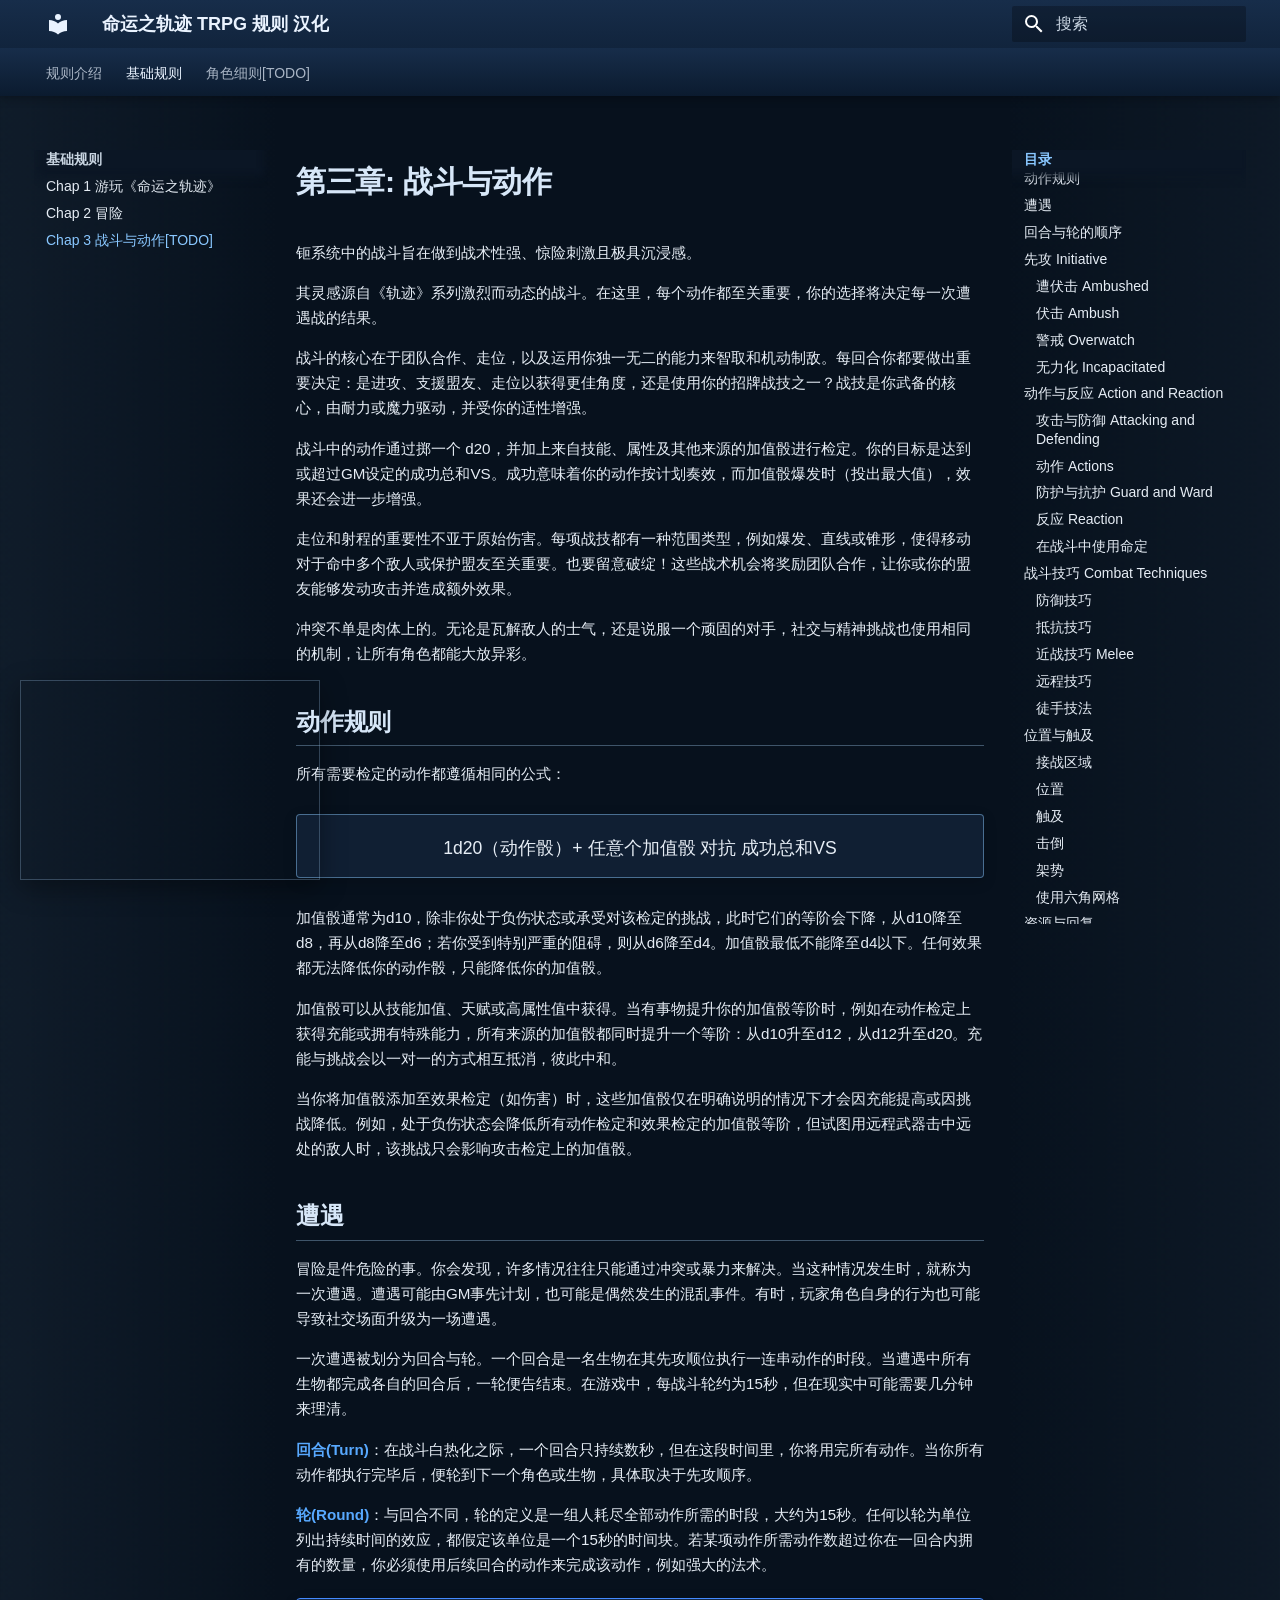
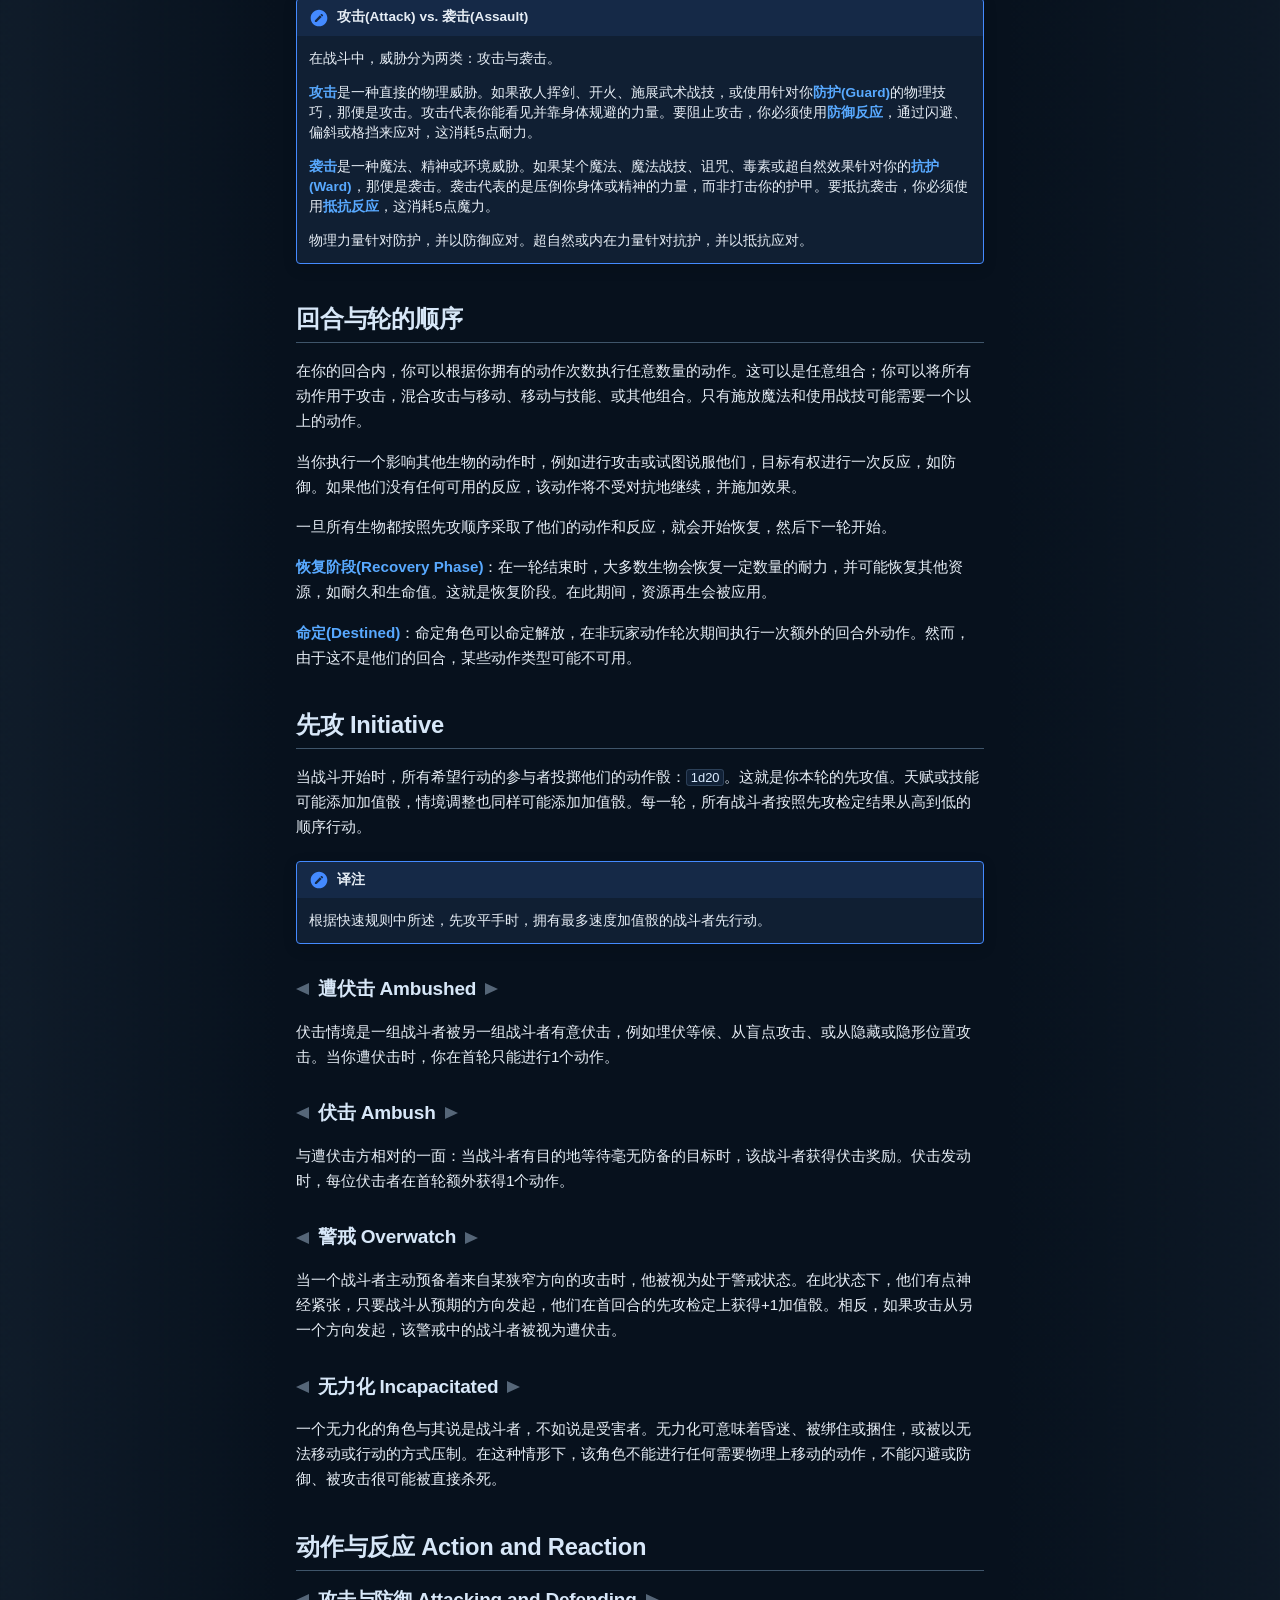
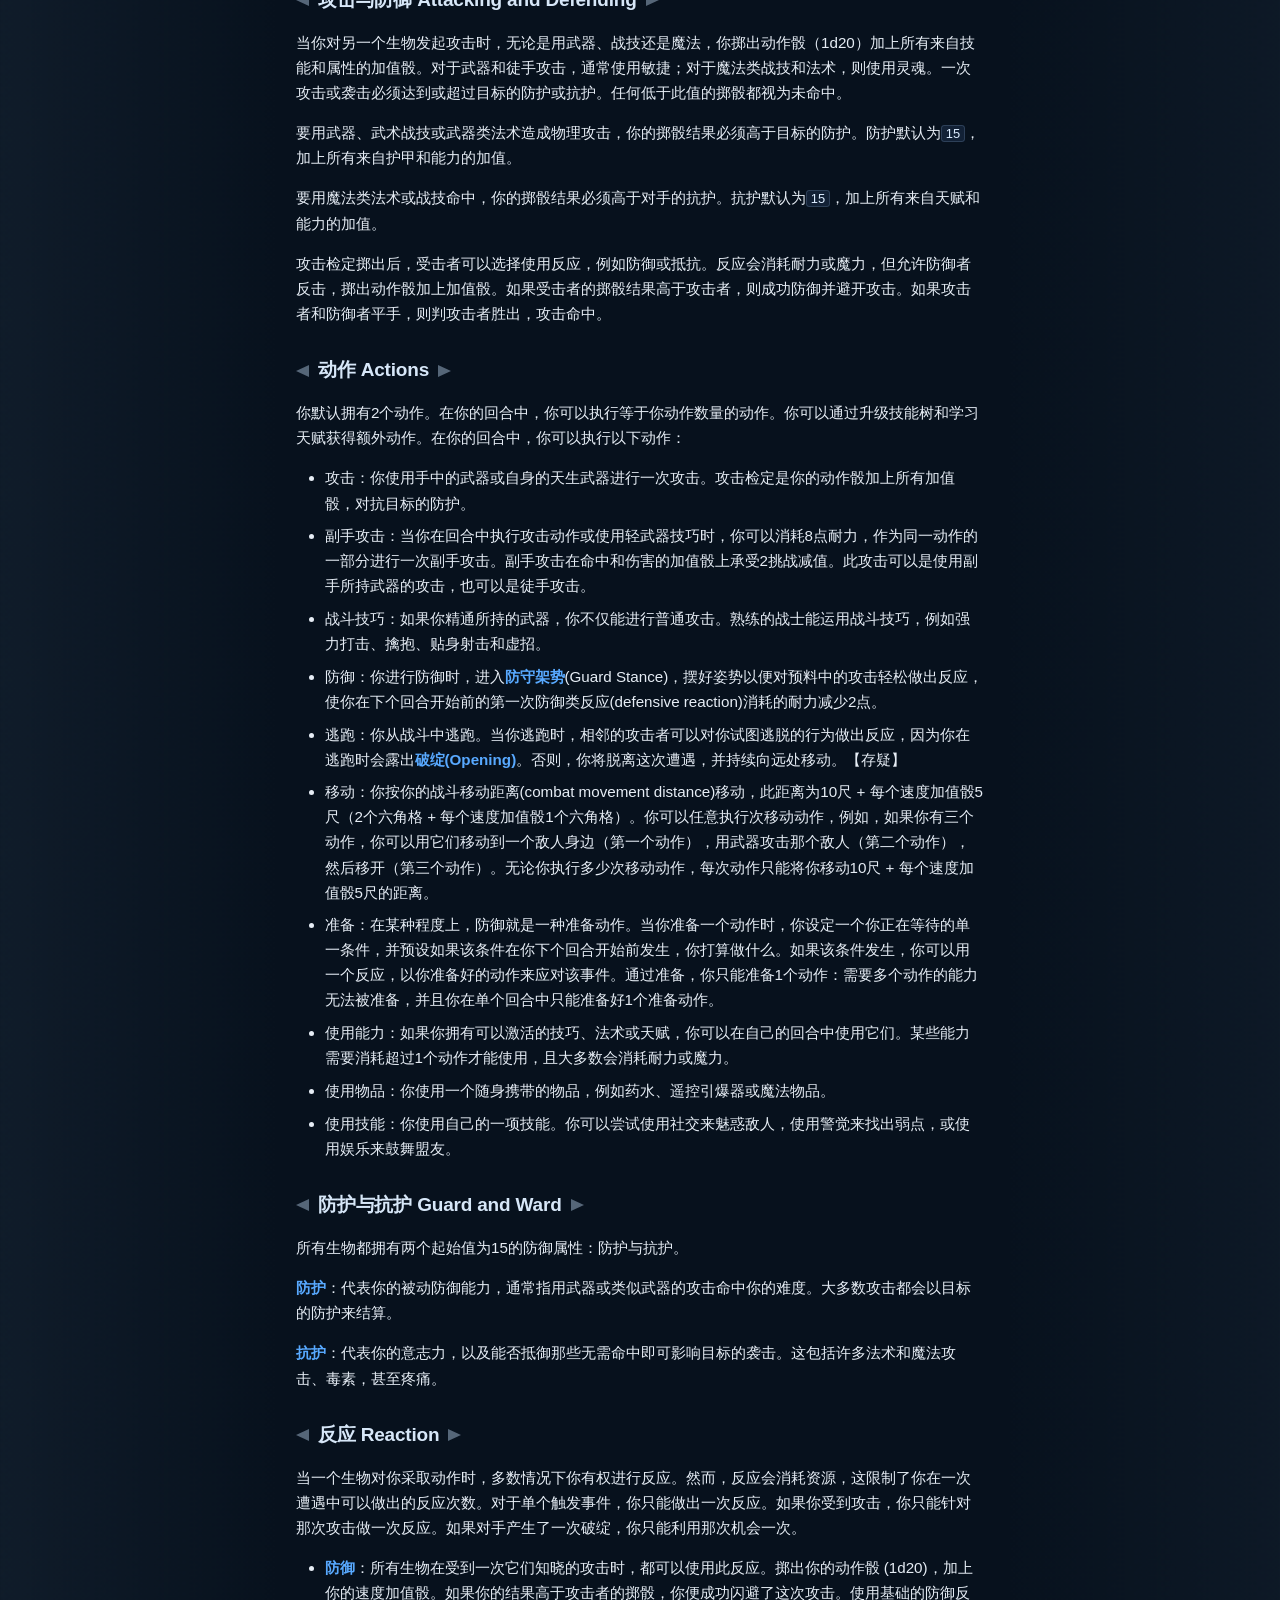
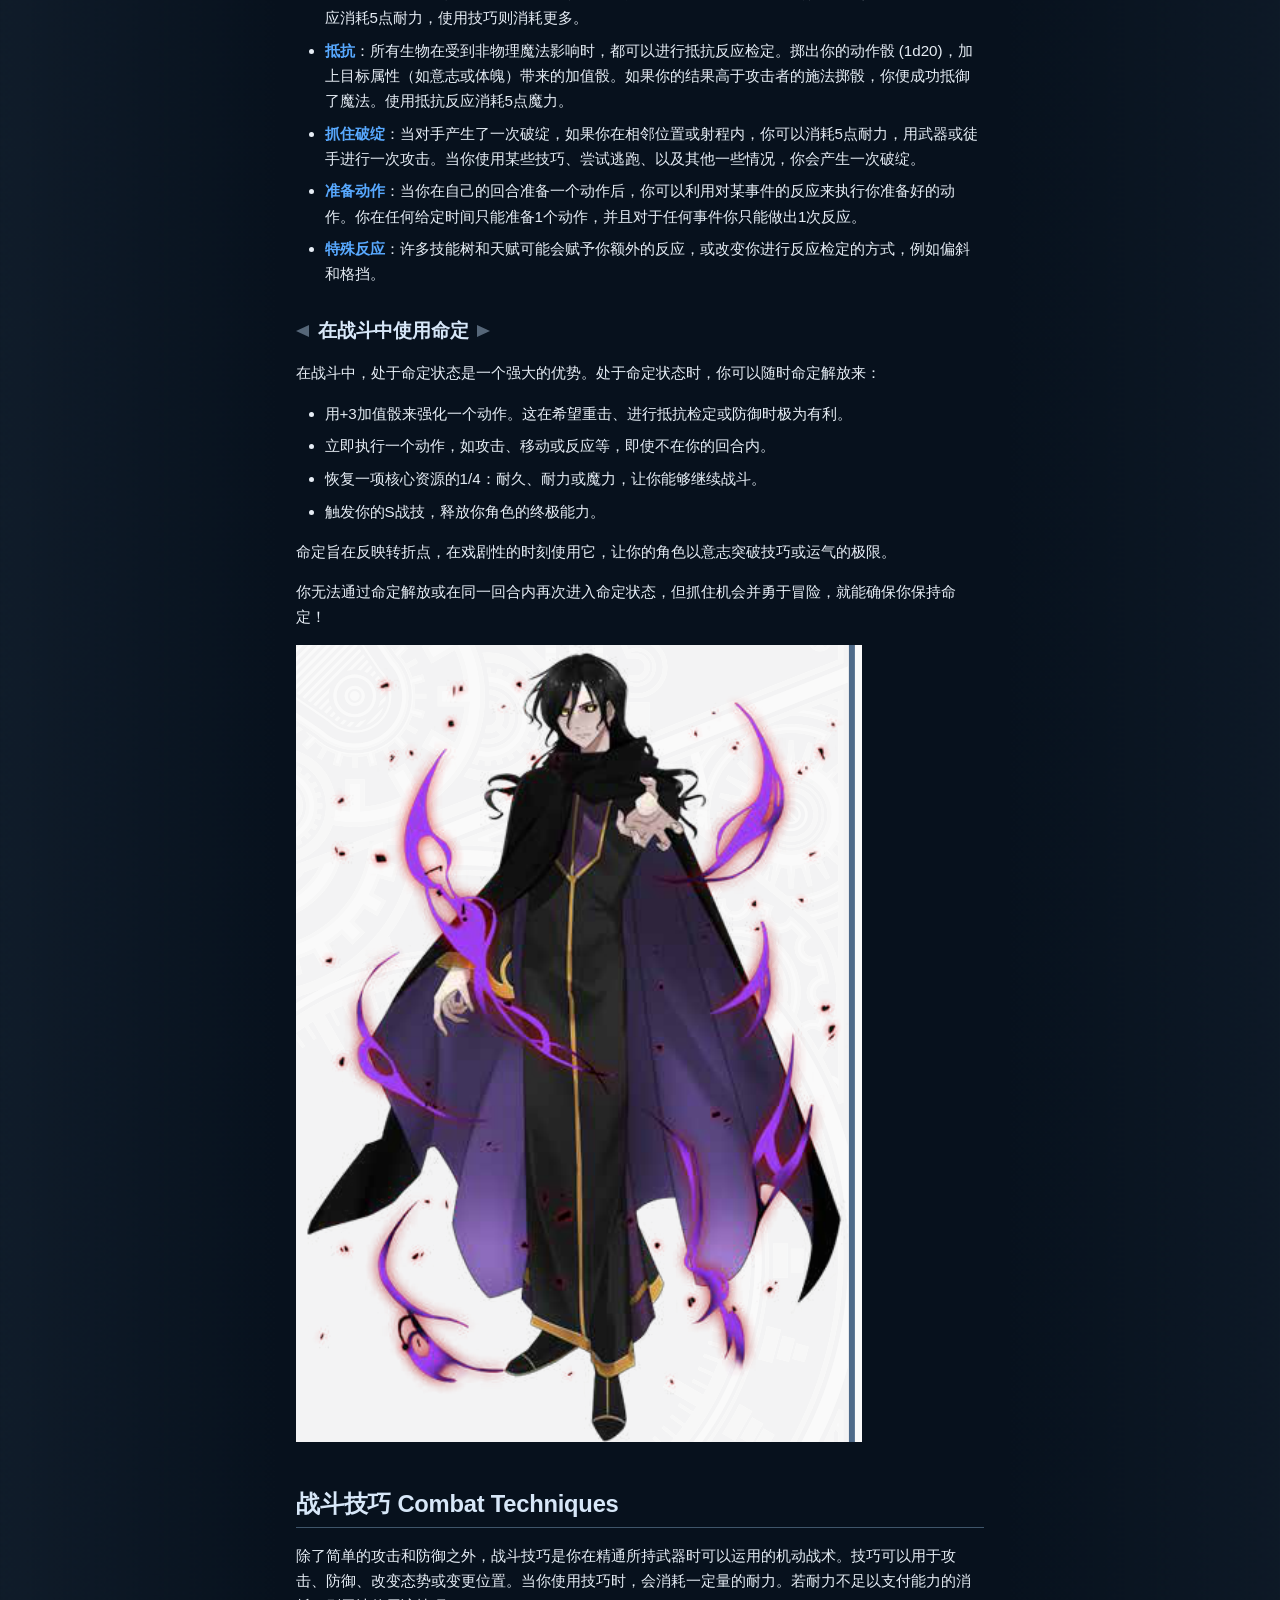
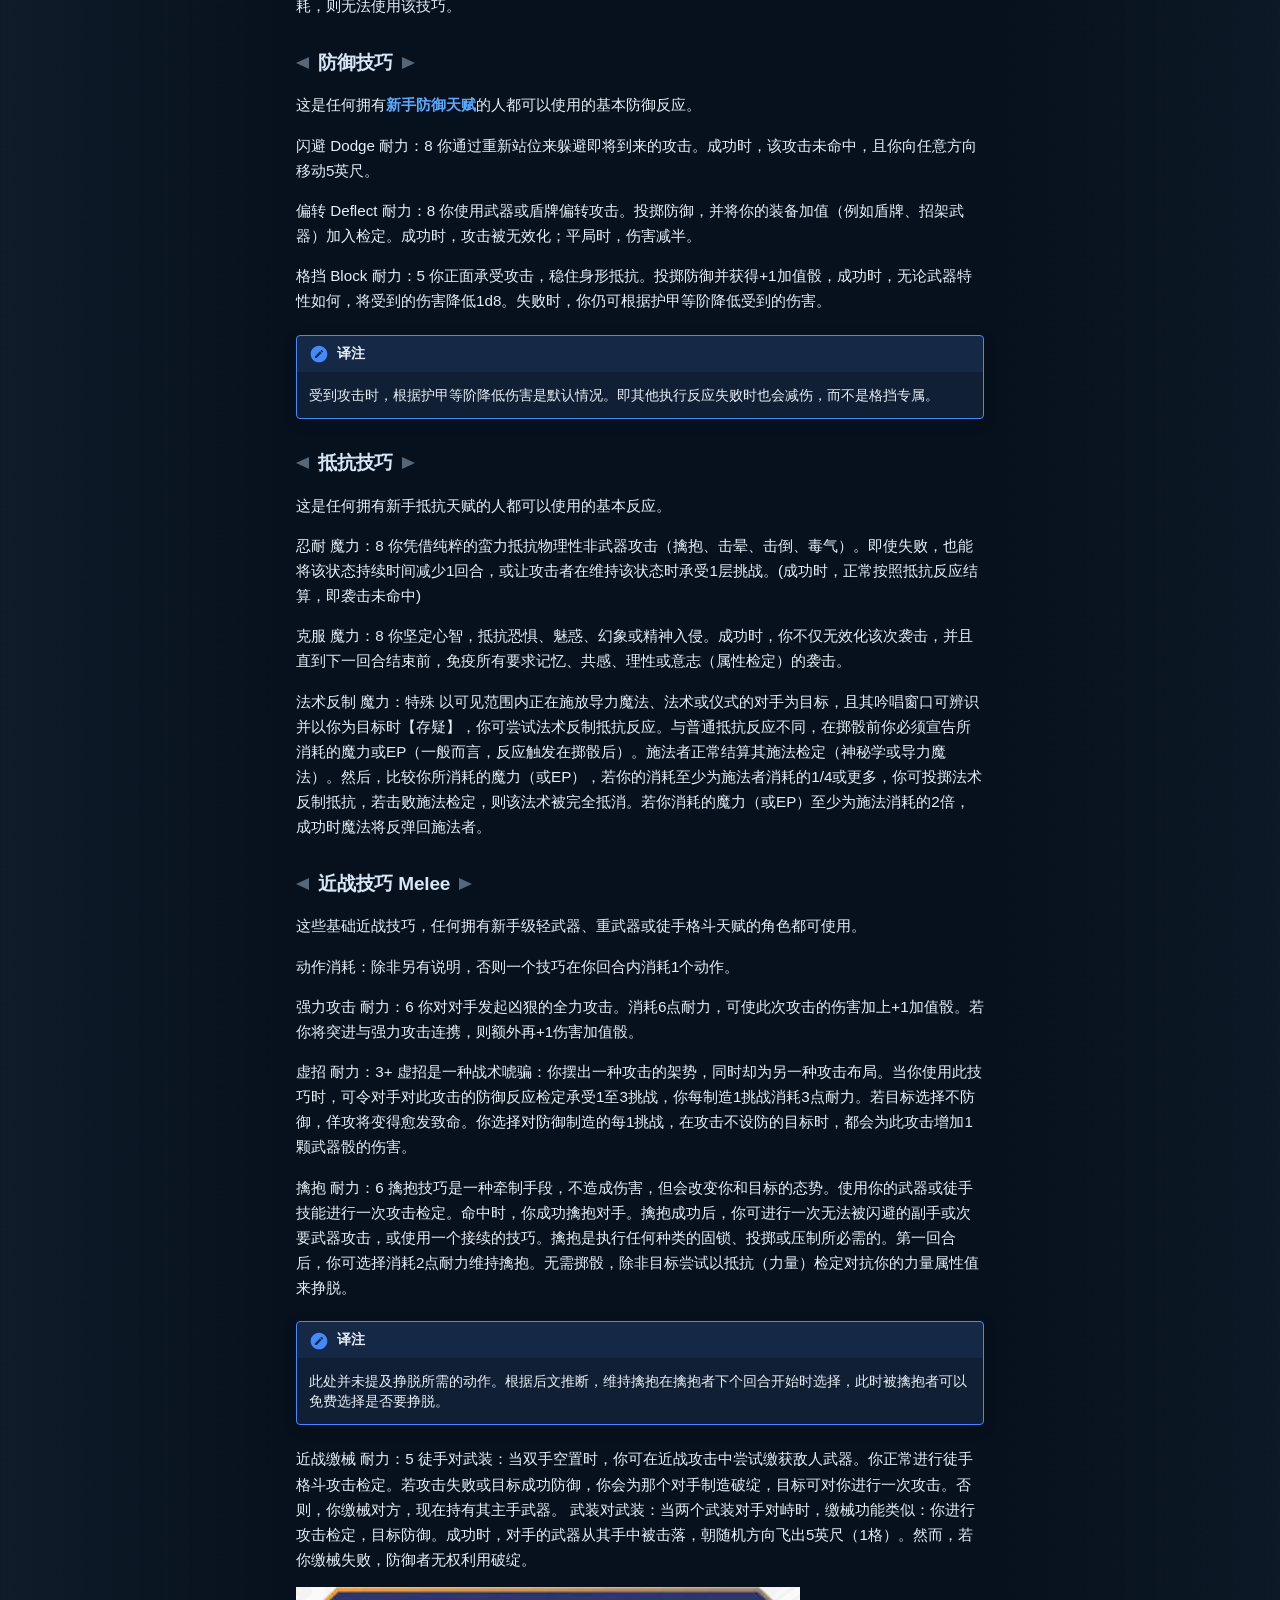
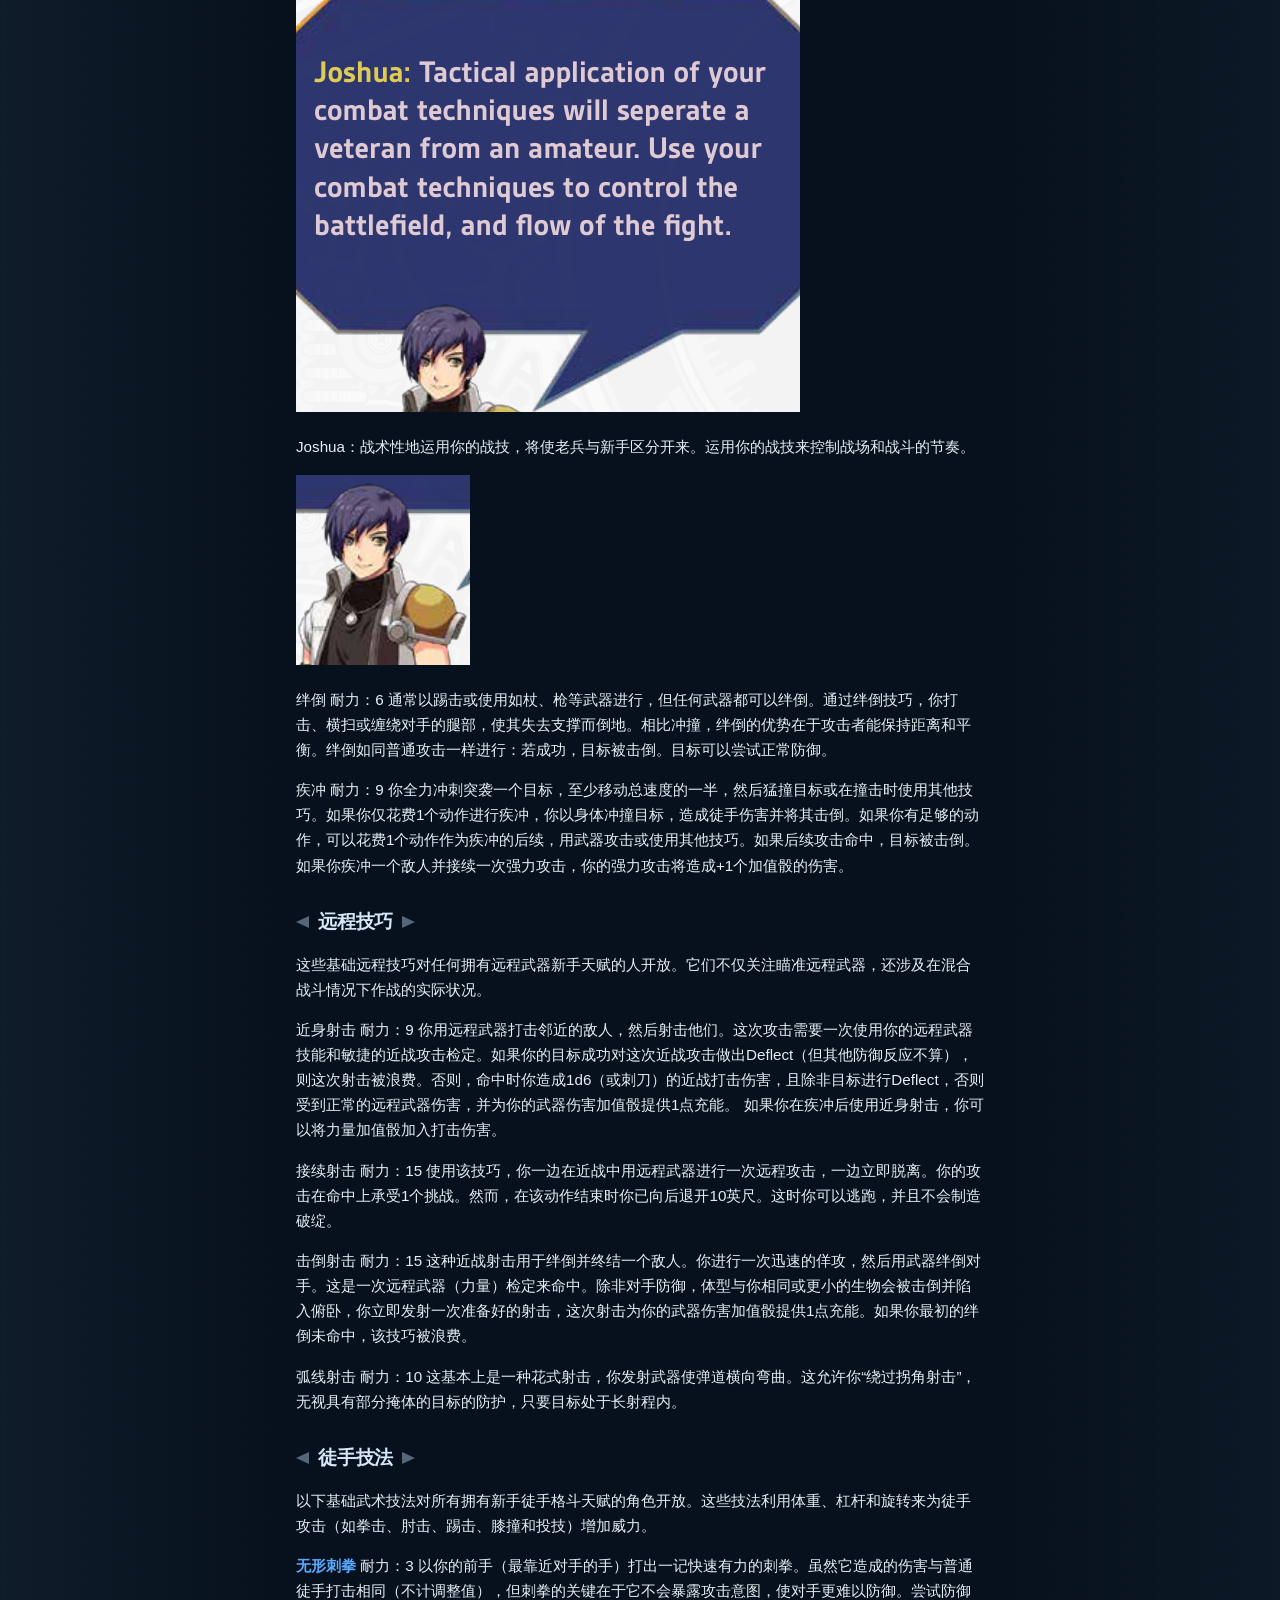
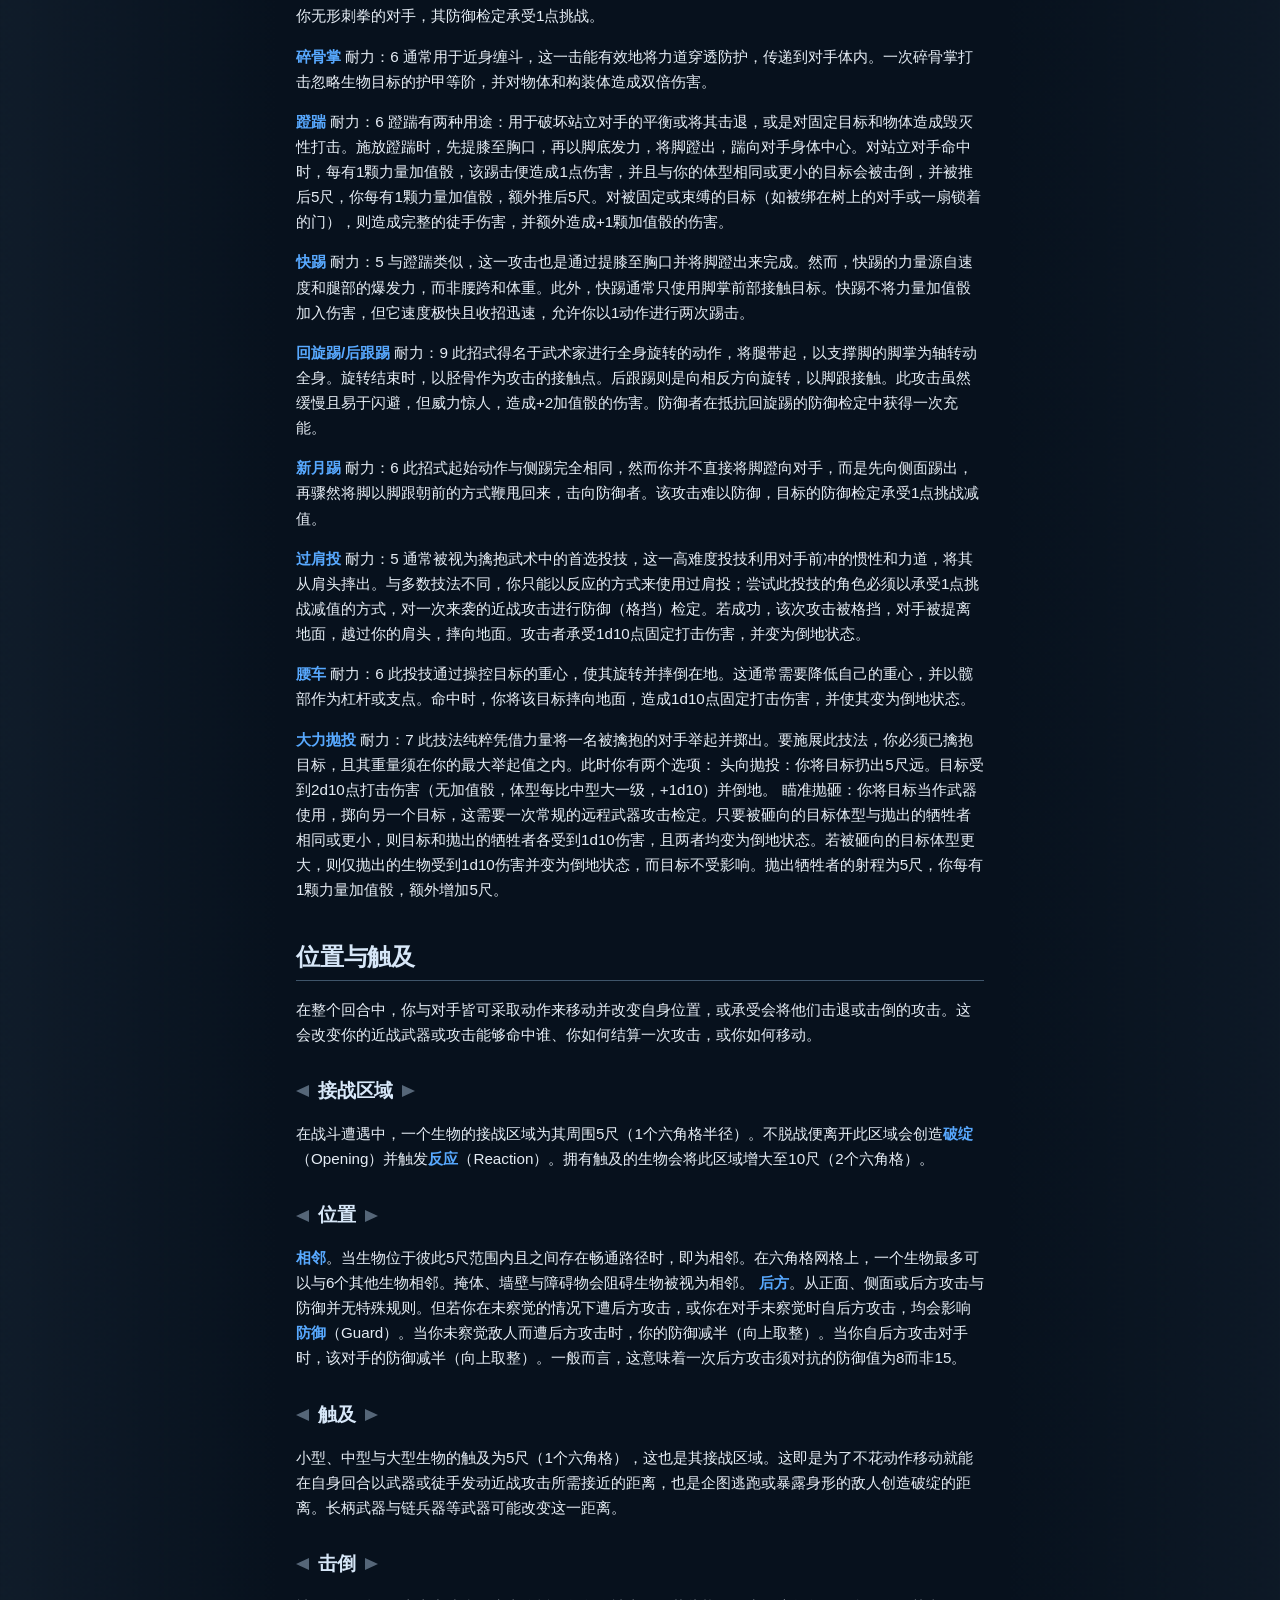
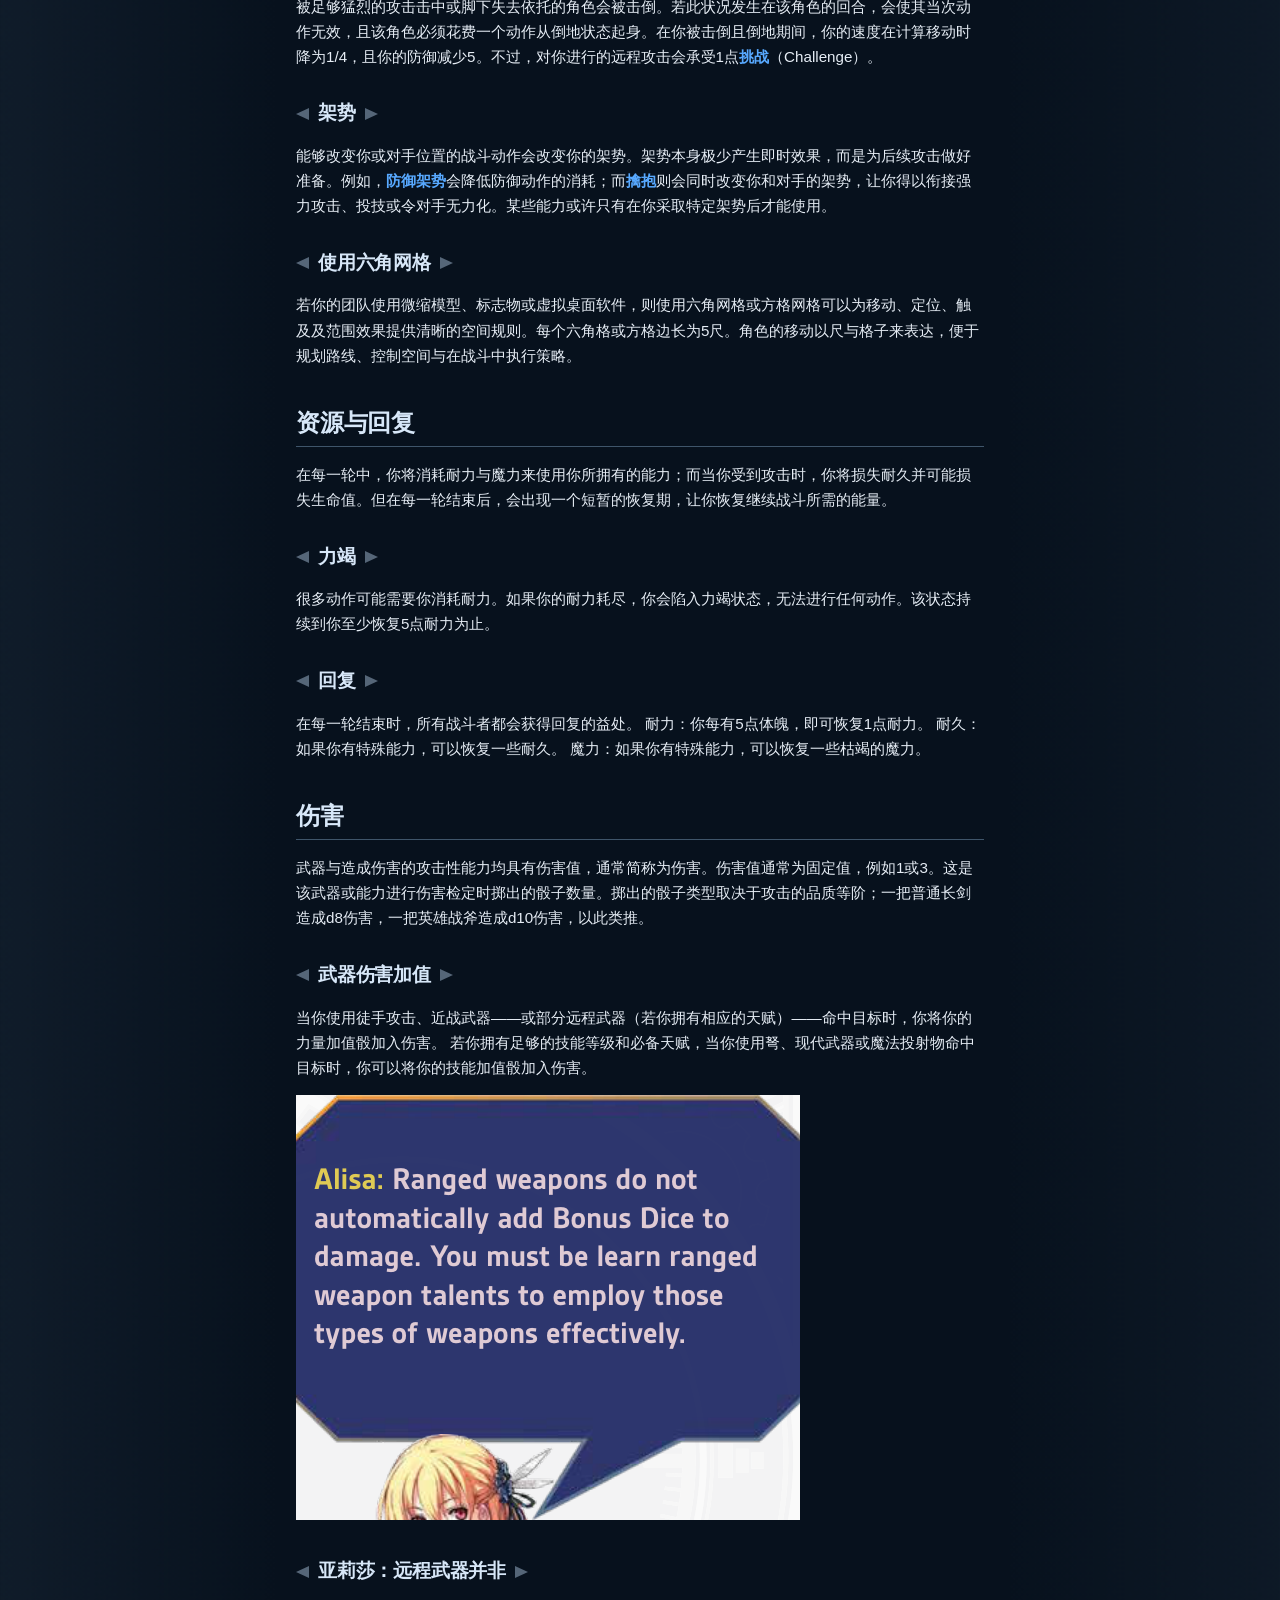
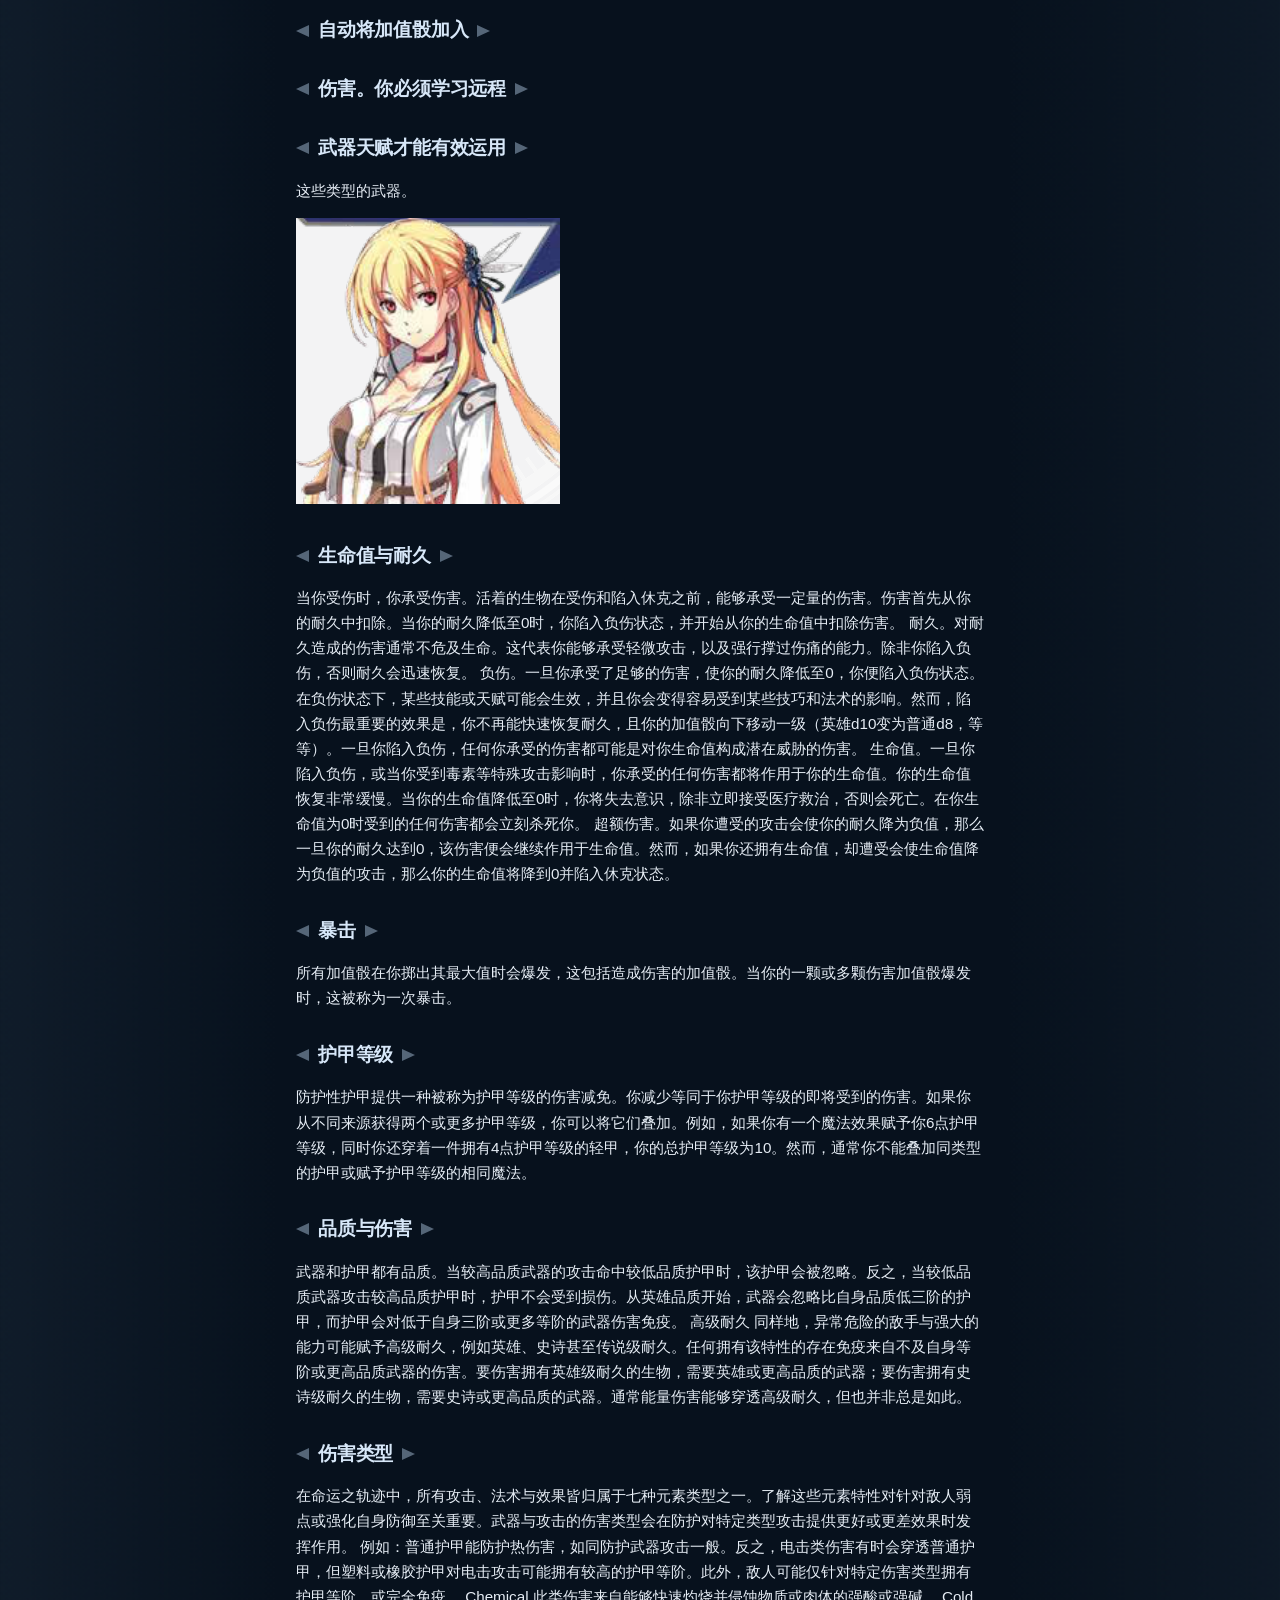
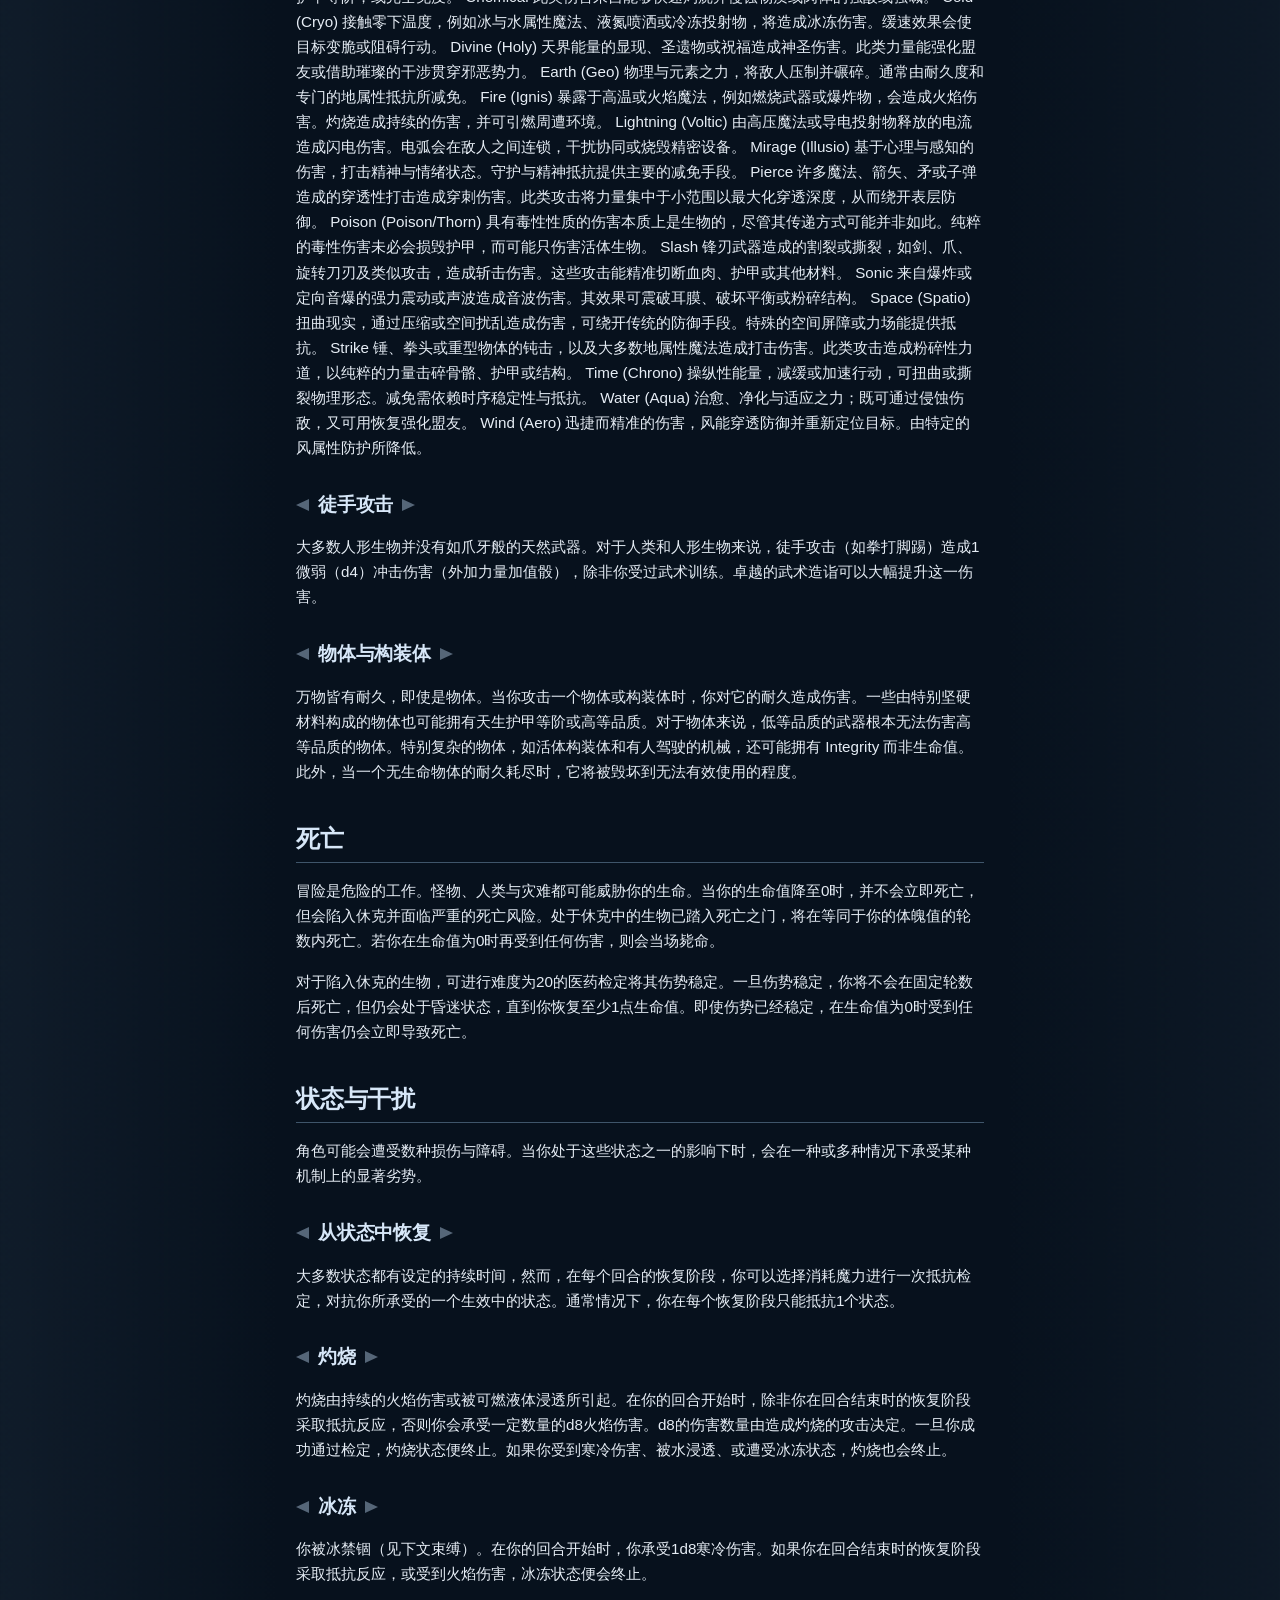
<file: 04_chapter_3_combat_action/index.html>
<!doctype html>
<html lang="zh" class="no-js">
  <head>
    
      <meta charset="utf-8">
      <meta name="viewport" content="width=device-width,initial-scale=1">
      
        <meta name="description" content="《英雄传说：命运之轨迹》桌面角色扮演规则 汉化站">
      
      
      
        <link rel="canonical" href="https://pigeonxiong.github.io/trails_zh/04_chapter_3_combat_action/">
      
      
        <link rel="prev" href="../03_chapter_2_adventure/">
      
      
        <link rel="next" href="../05_chapter_4_building_characters/">
      
      
        
      
      
      <link rel="icon" href="../assets/images/favicon.png">
      <meta name="generator" content="mkdocs-1.6.1, mkdocs-material-9.7.6">
    
    
      
        <title>Chap 3 战斗与动作[TODO] - 命运之轨迹 TRPG 规则 汉化</title>
      
    
    
      <link rel="stylesheet" href="../assets/stylesheets/main.484c7ddc.min.css">
      
        
        <link rel="stylesheet" href="../assets/stylesheets/palette.ab4e12ef.min.css">
      
      


    
    
      
    
    
      
    
    
      <link rel="stylesheet" href="../stylesheets/parchment.css">
    
    <script>__md_scope=new URL("..",location),__md_hash=e=>[...e].reduce(((e,_)=>(e<<5)-e+_.charCodeAt(0)),0),__md_get=(e,_=localStorage,t=__md_scope)=>JSON.parse(_.getItem(t.pathname+"."+e)),__md_set=(e,_,t=localStorage,a=__md_scope)=>{try{t.setItem(a.pathname+"."+e,JSON.stringify(_))}catch(e){}}</script>
    
      

    
    
  </head>
  
  
    
    
    
    
    
    <body dir="ltr" data-md-color-scheme="slate" data-md-color-primary="brown" data-md-color-accent="amber">
  
    
    <input class="md-toggle" data-md-toggle="drawer" type="checkbox" id="__drawer" autocomplete="off">
    <input class="md-toggle" data-md-toggle="search" type="checkbox" id="__search" autocomplete="off">
    <label class="md-overlay" for="__drawer"></label>
    <div data-md-component="skip">
      
        
        <a href="#_1" class="md-skip">
          跳转至
        </a>
      
    </div>
    <div data-md-component="announce">
      
    </div>
    
    
      

  

<header class="md-header md-header--shadow md-header--lifted" data-md-component="header">
  <nav class="md-header__inner md-grid" aria-label="页眉">
    <a href=".." title="命运之轨迹 TRPG 规则 汉化" class="md-header__button md-logo" aria-label="命运之轨迹 TRPG 规则 汉化" data-md-component="logo">
      
  
  <svg xmlns="http://www.w3.org/2000/svg" viewBox="0 0 24 24"><path d="M12 8a3 3 0 0 0 3-3 3 3 0 0 0-3-3 3 3 0 0 0-3 3 3 3 0 0 0 3 3m0 3.54C9.64 9.35 6.5 8 3 8v11c3.5 0 6.64 1.35 9 3.54 2.36-2.19 5.5-3.54 9-3.54V8c-3.5 0-6.64 1.35-9 3.54"/></svg>

    </a>
    <label class="md-header__button md-icon" for="__drawer">
      
      <svg xmlns="http://www.w3.org/2000/svg" viewBox="0 0 24 24"><path d="M3 6h18v2H3zm0 5h18v2H3zm0 5h18v2H3z"/></svg>
    </label>
    <div class="md-header__title" data-md-component="header-title">
      <div class="md-header__ellipsis">
        <div class="md-header__topic">
          <span class="md-ellipsis">
            命运之轨迹 TRPG 规则 汉化
          </span>
        </div>
        <div class="md-header__topic" data-md-component="header-topic">
          <span class="md-ellipsis">
            
              Chap 3 战斗与动作[TODO]
            
          </span>
        </div>
      </div>
    </div>
    
      
    
    
    
    
      
      
        <label class="md-header__button md-icon" for="__search">
          
          <svg xmlns="http://www.w3.org/2000/svg" viewBox="0 0 24 24"><path d="M9.5 3A6.5 6.5 0 0 1 16 9.5c0 1.61-.59 3.09-1.56 4.23l.27.27h.79l5 5-1.5 1.5-5-5v-.79l-.27-.27A6.52 6.52 0 0 1 9.5 16 6.5 6.5 0 0 1 3 9.5 6.5 6.5 0 0 1 9.5 3m0 2C7 5 5 7 5 9.5S7 14 9.5 14 14 12 14 9.5 12 5 9.5 5"/></svg>
        </label>
        <div class="md-search" data-md-component="search" role="dialog">
  <label class="md-search__overlay" for="__search"></label>
  <div class="md-search__inner" role="search">
    <form class="md-search__form" name="search">
      <input type="text" class="md-search__input" name="query" aria-label="搜索" placeholder="搜索" autocapitalize="off" autocorrect="off" autocomplete="off" spellcheck="false" data-md-component="search-query" required>
      <label class="md-search__icon md-icon" for="__search">
        
        <svg xmlns="http://www.w3.org/2000/svg" viewBox="0 0 24 24"><path d="M9.5 3A6.5 6.5 0 0 1 16 9.5c0 1.61-.59 3.09-1.56 4.23l.27.27h.79l5 5-1.5 1.5-5-5v-.79l-.27-.27A6.52 6.52 0 0 1 9.5 16 6.5 6.5 0 0 1 3 9.5 6.5 6.5 0 0 1 9.5 3m0 2C7 5 5 7 5 9.5S7 14 9.5 14 14 12 14 9.5 12 5 9.5 5"/></svg>
        
        <svg xmlns="http://www.w3.org/2000/svg" viewBox="0 0 24 24"><path d="M20 11v2H8l5.5 5.5-1.42 1.42L4.16 12l7.92-7.92L13.5 5.5 8 11z"/></svg>
      </label>
      <nav class="md-search__options" aria-label="查找">
        
        <button type="reset" class="md-search__icon md-icon" title="清空当前内容" aria-label="清空当前内容" tabindex="-1">
          
          <svg xmlns="http://www.w3.org/2000/svg" viewBox="0 0 24 24"><path d="M19 6.41 17.59 5 12 10.59 6.41 5 5 6.41 10.59 12 5 17.59 6.41 19 12 13.41 17.59 19 19 17.59 13.41 12z"/></svg>
        </button>
      </nav>
      
    </form>
    <div class="md-search__output">
      <div class="md-search__scrollwrap" tabindex="0" data-md-scrollfix>
        <div class="md-search-result" data-md-component="search-result">
          <div class="md-search-result__meta">
            正在初始化搜索引擎
          </div>
          <ol class="md-search-result__list" role="presentation"></ol>
        </div>
      </div>
    </div>
  </div>
</div>
      
    
    
  </nav>
  
    
      
<nav class="md-tabs" aria-label="标签" data-md-component="tabs">
  <div class="md-grid">
    <ul class="md-tabs__list">
      
        
  
  
  
  
    
    
      <li class="md-tabs__item">
        <a href=".." class="md-tabs__link">
          
  
  
    
  
  规则介绍

        </a>
      </li>
    
  

      
        
  
  
  
    
  
  
    
    
      <li class="md-tabs__item md-tabs__item--active">
        <a href="../02_chapter_1_playing_trails_of_destiny/" class="md-tabs__link">
          
  
  
    
  
  基础规则

        </a>
      </li>
    
  

      
        
  
  
  
  
    
    
      <li class="md-tabs__item">
        <a href="../05_chapter_4_building_characters/" class="md-tabs__link">
          
  
  
    
  
  角色细则[TODO]

        </a>
      </li>
    
  

      
    </ul>
  </div>
</nav>
    
  
</header>
    
    <div class="md-container" data-md-component="container">
      
      
        
      
      <main class="md-main" data-md-component="main">
        <div class="md-main__inner md-grid">
          
            
              
              <div class="md-sidebar md-sidebar--primary" data-md-component="sidebar" data-md-type="navigation" >
                <div class="md-sidebar__scrollwrap">
                  <div class="md-sidebar__inner">
                    


  


<nav class="md-nav md-nav--primary md-nav--lifted" aria-label="导航栏" data-md-level="0">
  <label class="md-nav__title" for="__drawer">
    <a href=".." title="命运之轨迹 TRPG 规则 汉化" class="md-nav__button md-logo" aria-label="命运之轨迹 TRPG 规则 汉化" data-md-component="logo">
      
  
  <svg xmlns="http://www.w3.org/2000/svg" viewBox="0 0 24 24"><path d="M12 8a3 3 0 0 0 3-3 3 3 0 0 0-3-3 3 3 0 0 0-3 3 3 3 0 0 0 3 3m0 3.54C9.64 9.35 6.5 8 3 8v11c3.5 0 6.64 1.35 9 3.54 2.36-2.19 5.5-3.54 9-3.54V8c-3.5 0-6.64 1.35-9 3.54"/></svg>

    </a>
    命运之轨迹 TRPG 规则 汉化
  </label>
  
  <ul class="md-nav__list" data-md-scrollfix>
    
      
      
  
  
  
  
    
    
      
        
          
        
      
        
      
        
      
    
    
    
      
      
        
      
    
    
    <li class="md-nav__item md-nav__item--nested">
      
        
        
        <input class="md-nav__toggle md-toggle " type="checkbox" id="__nav_1" >
        
          
          <div class="md-nav__link md-nav__container">
            <a href=".." class="md-nav__link ">
              
  
  
  <span class="md-ellipsis">
    
  
    规则介绍
  

    
  </span>
  
  

            </a>
            
              
              <label class="md-nav__link " for="__nav_1" id="__nav_1_label" tabindex="0">
                <span class="md-nav__icon md-icon"></span>
              </label>
            
          </div>
        
        <nav class="md-nav" data-md-level="1" aria-labelledby="__nav_1_label" aria-expanded="false">
          <label class="md-nav__title" for="__nav_1">
            <span class="md-nav__icon md-icon"></span>
            
  
    规则介绍
  

          </label>
          <ul class="md-nav__list" data-md-scrollfix>
            
              
            
              
                
  
  
  
  
    <li class="md-nav__item">
      <a href="../01_introduction/" class="md-nav__link">
        
  
  
  <span class="md-ellipsis">
    
  
    Introduction 引言
  

    
  </span>
  
  

      </a>
    </li>
  

              
            
              
                
  
  
  
  
    <li class="md-nav__item">
      <a href="../00_quick_rules/" class="md-nav__link">
        
  
  
  <span class="md-ellipsis">
    
  
    Quick Rules 快速规则
  

    
  </span>
  
  

      </a>
    </li>
  

              
            
          </ul>
        </nav>
      
    </li>
  

    
      
      
  
  
    
  
  
  
    
    
      
        
      
        
      
        
      
    
    
    
      
        
        
      
      
        
      
    
    
    <li class="md-nav__item md-nav__item--active md-nav__item--section md-nav__item--nested">
      
        
        
        <input class="md-nav__toggle md-toggle " type="checkbox" id="__nav_2" checked>
        
          
          <label class="md-nav__link" for="__nav_2" id="__nav_2_label" tabindex="">
            
  
  
  <span class="md-ellipsis">
    
  
    基础规则
  

    
  </span>
  
  

            <span class="md-nav__icon md-icon"></span>
          </label>
        
        <nav class="md-nav" data-md-level="1" aria-labelledby="__nav_2_label" aria-expanded="true">
          <label class="md-nav__title" for="__nav_2">
            <span class="md-nav__icon md-icon"></span>
            
  
    基础规则
  

          </label>
          <ul class="md-nav__list" data-md-scrollfix>
            
              
                
  
  
  
  
    <li class="md-nav__item">
      <a href="../02_chapter_1_playing_trails_of_destiny/" class="md-nav__link">
        
  
  
  <span class="md-ellipsis">
    
  
    Chap 1 游玩《命运之轨迹》
  

    
  </span>
  
  

      </a>
    </li>
  

              
            
              
                
  
  
  
  
    <li class="md-nav__item">
      <a href="../03_chapter_2_adventure/" class="md-nav__link">
        
  
  
  <span class="md-ellipsis">
    
  
    Chap 2 冒险
  

    
  </span>
  
  

      </a>
    </li>
  

              
            
              
                
  
  
    
  
  
  
    <li class="md-nav__item md-nav__item--active">
      
      <input class="md-nav__toggle md-toggle" type="checkbox" id="__toc">
      
      
        
      
      
        <label class="md-nav__link md-nav__link--active" for="__toc">
          
  
  
  <span class="md-ellipsis">
    
  
    Chap 3 战斗与动作[TODO]
  

    
  </span>
  
  

          <span class="md-nav__icon md-icon"></span>
        </label>
      
      <a href="./" class="md-nav__link md-nav__link--active">
        
  
  
  <span class="md-ellipsis">
    
  
    Chap 3 战斗与动作[TODO]
  

    
  </span>
  
  

      </a>
      
        

<nav class="md-nav md-nav--secondary" aria-label="目录">
  
  
  
    
  
  
    <label class="md-nav__title" for="__toc">
      <span class="md-nav__icon md-icon"></span>
      目录
    </label>
    <ul class="md-nav__list" data-md-component="toc" data-md-scrollfix>
      
        <li class="md-nav__item">
  <a href="#_2" class="md-nav__link">
    <span class="md-ellipsis">
      
        动作规则
      
    </span>
  </a>
  
</li>
      
        <li class="md-nav__item">
  <a href="#_3" class="md-nav__link">
    <span class="md-ellipsis">
      
        遭遇
      
    </span>
  </a>
  
</li>
      
        <li class="md-nav__item">
  <a href="#_4" class="md-nav__link">
    <span class="md-ellipsis">
      
        回合与轮的顺序
      
    </span>
  </a>
  
</li>
      
        <li class="md-nav__item">
  <a href="#initiative" class="md-nav__link">
    <span class="md-ellipsis">
      
        先攻 Initiative
      
    </span>
  </a>
  
    <nav class="md-nav" aria-label="先攻 Initiative">
      <ul class="md-nav__list">
        
          <li class="md-nav__item">
  <a href="#ambushed" class="md-nav__link">
    <span class="md-ellipsis">
      
        遭伏击 Ambushed
      
    </span>
  </a>
  
</li>
        
          <li class="md-nav__item">
  <a href="#ambush" class="md-nav__link">
    <span class="md-ellipsis">
      
        伏击 Ambush
      
    </span>
  </a>
  
</li>
        
          <li class="md-nav__item">
  <a href="#overwatch" class="md-nav__link">
    <span class="md-ellipsis">
      
        警戒 Overwatch
      
    </span>
  </a>
  
</li>
        
          <li class="md-nav__item">
  <a href="#incapacitated" class="md-nav__link">
    <span class="md-ellipsis">
      
        无力化 Incapacitated
      
    </span>
  </a>
  
</li>
        
      </ul>
    </nav>
  
</li>
      
        <li class="md-nav__item">
  <a href="#action-and-reaction" class="md-nav__link">
    <span class="md-ellipsis">
      
        动作与反应 Action and Reaction
      
    </span>
  </a>
  
    <nav class="md-nav" aria-label="动作与反应 Action and Reaction">
      <ul class="md-nav__list">
        
          <li class="md-nav__item">
  <a href="#attacking-and-defending" class="md-nav__link">
    <span class="md-ellipsis">
      
        攻击与防御 Attacking and Defending
      
    </span>
  </a>
  
</li>
        
          <li class="md-nav__item">
  <a href="#actions" class="md-nav__link">
    <span class="md-ellipsis">
      
        动作 Actions
      
    </span>
  </a>
  
</li>
        
          <li class="md-nav__item">
  <a href="#guard-and-ward" class="md-nav__link">
    <span class="md-ellipsis">
      
        防护与抗护 Guard and Ward
      
    </span>
  </a>
  
</li>
        
          <li class="md-nav__item">
  <a href="#reaction" class="md-nav__link">
    <span class="md-ellipsis">
      
        反应 Reaction
      
    </span>
  </a>
  
</li>
        
          <li class="md-nav__item">
  <a href="#_5" class="md-nav__link">
    <span class="md-ellipsis">
      
        在战斗中使用命定
      
    </span>
  </a>
  
</li>
        
      </ul>
    </nav>
  
</li>
      
        <li class="md-nav__item">
  <a href="#combat-techniques" class="md-nav__link">
    <span class="md-ellipsis">
      
        战斗技巧 Combat Techniques
      
    </span>
  </a>
  
    <nav class="md-nav" aria-label="战斗技巧 Combat Techniques">
      <ul class="md-nav__list">
        
          <li class="md-nav__item">
  <a href="#_6" class="md-nav__link">
    <span class="md-ellipsis">
      
        防御技巧
      
    </span>
  </a>
  
</li>
        
          <li class="md-nav__item">
  <a href="#_7" class="md-nav__link">
    <span class="md-ellipsis">
      
        抵抗技巧
      
    </span>
  </a>
  
</li>
        
          <li class="md-nav__item">
  <a href="#melee" class="md-nav__link">
    <span class="md-ellipsis">
      
        近战技巧 Melee
      
    </span>
  </a>
  
</li>
        
          <li class="md-nav__item">
  <a href="#_8" class="md-nav__link">
    <span class="md-ellipsis">
      
        远程技巧
      
    </span>
  </a>
  
</li>
        
          <li class="md-nav__item">
  <a href="#_9" class="md-nav__link">
    <span class="md-ellipsis">
      
        徒手技法
      
    </span>
  </a>
  
</li>
        
      </ul>
    </nav>
  
</li>
      
        <li class="md-nav__item">
  <a href="#_10" class="md-nav__link">
    <span class="md-ellipsis">
      
        位置与触及
      
    </span>
  </a>
  
    <nav class="md-nav" aria-label="位置与触及">
      <ul class="md-nav__list">
        
          <li class="md-nav__item">
  <a href="#_11" class="md-nav__link">
    <span class="md-ellipsis">
      
        接战区域
      
    </span>
  </a>
  
</li>
        
          <li class="md-nav__item">
  <a href="#_12" class="md-nav__link">
    <span class="md-ellipsis">
      
        位置
      
    </span>
  </a>
  
</li>
        
          <li class="md-nav__item">
  <a href="#_13" class="md-nav__link">
    <span class="md-ellipsis">
      
        触及
      
    </span>
  </a>
  
</li>
        
          <li class="md-nav__item">
  <a href="#_14" class="md-nav__link">
    <span class="md-ellipsis">
      
        击倒
      
    </span>
  </a>
  
</li>
        
          <li class="md-nav__item">
  <a href="#_15" class="md-nav__link">
    <span class="md-ellipsis">
      
        架势
      
    </span>
  </a>
  
</li>
        
          <li class="md-nav__item">
  <a href="#_16" class="md-nav__link">
    <span class="md-ellipsis">
      
        使用六角网格
      
    </span>
  </a>
  
</li>
        
      </ul>
    </nav>
  
</li>
      
        <li class="md-nav__item">
  <a href="#_17" class="md-nav__link">
    <span class="md-ellipsis">
      
        资源与回复
      
    </span>
  </a>
  
    <nav class="md-nav" aria-label="资源与回复">
      <ul class="md-nav__list">
        
          <li class="md-nav__item">
  <a href="#_18" class="md-nav__link">
    <span class="md-ellipsis">
      
        力竭
      
    </span>
  </a>
  
</li>
        
          <li class="md-nav__item">
  <a href="#_19" class="md-nav__link">
    <span class="md-ellipsis">
      
        回复
      
    </span>
  </a>
  
</li>
        
      </ul>
    </nav>
  
</li>
      
        <li class="md-nav__item">
  <a href="#_20" class="md-nav__link">
    <span class="md-ellipsis">
      
        伤害
      
    </span>
  </a>
  
    <nav class="md-nav" aria-label="伤害">
      <ul class="md-nav__list">
        
          <li class="md-nav__item">
  <a href="#_21" class="md-nav__link">
    <span class="md-ellipsis">
      
        武器伤害加值
      
    </span>
  </a>
  
</li>
        
          <li class="md-nav__item">
  <a href="#_22" class="md-nav__link">
    <span class="md-ellipsis">
      
        亚莉莎：远程武器并非
      
    </span>
  </a>
  
</li>
        
          <li class="md-nav__item">
  <a href="#_23" class="md-nav__link">
    <span class="md-ellipsis">
      
        自动将加值骰加入
      
    </span>
  </a>
  
</li>
        
          <li class="md-nav__item">
  <a href="#_24" class="md-nav__link">
    <span class="md-ellipsis">
      
        伤害。你必须学习远程
      
    </span>
  </a>
  
</li>
        
          <li class="md-nav__item">
  <a href="#_25" class="md-nav__link">
    <span class="md-ellipsis">
      
        武器天赋才能有效运用
      
    </span>
  </a>
  
</li>
        
          <li class="md-nav__item">
  <a href="#_26" class="md-nav__link">
    <span class="md-ellipsis">
      
        生命值与耐久
      
    </span>
  </a>
  
</li>
        
          <li class="md-nav__item">
  <a href="#_27" class="md-nav__link">
    <span class="md-ellipsis">
      
        暴击
      
    </span>
  </a>
  
</li>
        
          <li class="md-nav__item">
  <a href="#_28" class="md-nav__link">
    <span class="md-ellipsis">
      
        护甲等级
      
    </span>
  </a>
  
</li>
        
          <li class="md-nav__item">
  <a href="#_29" class="md-nav__link">
    <span class="md-ellipsis">
      
        品质与伤害
      
    </span>
  </a>
  
</li>
        
          <li class="md-nav__item">
  <a href="#_30" class="md-nav__link">
    <span class="md-ellipsis">
      
        伤害类型
      
    </span>
  </a>
  
</li>
        
          <li class="md-nav__item">
  <a href="#_31" class="md-nav__link">
    <span class="md-ellipsis">
      
        徒手攻击
      
    </span>
  </a>
  
</li>
        
          <li class="md-nav__item">
  <a href="#_32" class="md-nav__link">
    <span class="md-ellipsis">
      
        物体与构装体
      
    </span>
  </a>
  
</li>
        
      </ul>
    </nav>
  
</li>
      
        <li class="md-nav__item">
  <a href="#_33" class="md-nav__link">
    <span class="md-ellipsis">
      
        死亡
      
    </span>
  </a>
  
</li>
      
        <li class="md-nav__item">
  <a href="#_34" class="md-nav__link">
    <span class="md-ellipsis">
      
        状态与干扰
      
    </span>
  </a>
  
    <nav class="md-nav" aria-label="状态与干扰">
      <ul class="md-nav__list">
        
          <li class="md-nav__item">
  <a href="#_35" class="md-nav__link">
    <span class="md-ellipsis">
      
        从状态中恢复
      
    </span>
  </a>
  
</li>
        
          <li class="md-nav__item">
  <a href="#_36" class="md-nav__link">
    <span class="md-ellipsis">
      
        灼烧
      
    </span>
  </a>
  
</li>
        
          <li class="md-nav__item">
  <a href="#_37" class="md-nav__link">
    <span class="md-ellipsis">
      
        冰冻
      
    </span>
  </a>
  
</li>
        
          <li class="md-nav__item">
  <a href="#_38" class="md-nav__link">
    <span class="md-ellipsis">
      
        石化
      
    </span>
  </a>
  
</li>
        
          <li class="md-nav__item">
  <a href="#_39" class="md-nav__link">
    <span class="md-ellipsis">
      
        封印
      
    </span>
  </a>
  
</li>
        
          <li class="md-nav__item">
  <a href="#_40" class="md-nav__link">
    <span class="md-ellipsis">
      
        魔法封印
      
    </span>
  </a>
  
</li>
        
          <li class="md-nav__item">
  <a href="#_41" class="md-nav__link">
    <span class="md-ellipsis">
      
        中毒
      
    </span>
  </a>
  
</li>
        
          <li class="md-nav__item">
  <a href="#_42" class="md-nav__link">
    <span class="md-ellipsis">
      
        混乱
      
    </span>
  </a>
  
</li>
        
          <li class="md-nav__item">
  <a href="#_43" class="md-nav__link">
    <span class="md-ellipsis">
      
        流血
      
    </span>
  </a>
  
</li>
        
          <li class="md-nav__item">
  <a href="#_44" class="md-nav__link">
    <span class="md-ellipsis">
      
        致盲
      
    </span>
  </a>
  
</li>
        
          <li class="md-nav__item">
  <a href="#_45" class="md-nav__link">
    <span class="md-ellipsis">
      
        眩晕
      
    </span>
  </a>
  
</li>
        
          <li class="md-nav__item">
  <a href="#_46" class="md-nav__link">
    <span class="md-ellipsis">
      
        目眩
      
    </span>
  </a>
  
</li>
        
          <li class="md-nav__item">
  <a href="#_47" class="md-nav__link">
    <span class="md-ellipsis">
      
        耳聋
      
    </span>
  </a>
  
</li>
        
          <li class="md-nav__item">
  <a href="#_48" class="md-nav__link">
    <span class="md-ellipsis">
      
        负重
      
    </span>
  </a>
  
</li>
        
          <li class="md-nav__item">
  <a href="#_49" class="md-nav__link">
    <span class="md-ellipsis">
      
        受控
      
    </span>
  </a>
  
</li>
        
          <li class="md-nav__item">
  <a href="#_50" class="md-nav__link">
    <span class="md-ellipsis">
      
        疲乏
      
    </span>
  </a>
  
</li>
        
          <li class="md-nav__item">
  <a href="#_51" class="md-nav__link">
    <span class="md-ellipsis">
      
        恐惧
      
    </span>
  </a>
  
</li>
        
          <li class="md-nav__item">
  <a href="#restrained" class="md-nav__link">
    <span class="md-ellipsis">
      
        Restrained
      
    </span>
  </a>
  
</li>
        
          <li class="md-nav__item">
  <a href="#sickened" class="md-nav__link">
    <span class="md-ellipsis">
      
        Sickened
      
    </span>
  </a>
  
</li>
        
          <li class="md-nav__item">
  <a href="#unconscious" class="md-nav__link">
    <span class="md-ellipsis">
      
        Unconscious
      
    </span>
  </a>
  
</li>
        
          <li class="md-nav__item">
  <a href="#winded" class="md-nav__link">
    <span class="md-ellipsis">
      
        Winded
      
    </span>
  </a>
  
</li>
        
          <li class="md-nav__item">
  <a href="#_52" class="md-nav__link">
    <span class="md-ellipsis">
      
        负伤
      
    </span>
  </a>
  
</li>
        
      </ul>
    </nav>
  
</li>
      
        <li class="md-nav__item">
  <a href="#_53" class="md-nav__link">
    <span class="md-ellipsis">
      
        情景调整
      
    </span>
  </a>
  
    <nav class="md-nav" aria-label="情景调整">
      <ul class="md-nav__list">
        
          <li class="md-nav__item">
  <a href="#_54" class="md-nav__link">
    <span class="md-ellipsis">
      
        体型
      
    </span>
  </a>
  
</li>
        
          <li class="md-nav__item">
  <a href="#_55" class="md-nav__link">
    <span class="md-ellipsis">
      
        能见度
      
    </span>
  </a>
  
</li>
        
          <li class="md-nav__item">
  <a href="#_56" class="md-nav__link">
    <span class="md-ellipsis">
      
        掩体
      
    </span>
  </a>
  
</li>
        
      </ul>
    </nav>
  
</li>
      
    </ul>
  
</nav>
      
    </li>
  

              
            
          </ul>
        </nav>
      
    </li>
  

    
      
      
  
  
  
  
    
    
      
        
      
        
      
    
    
    
      
      
        
      
    
    
    <li class="md-nav__item md-nav__item--nested">
      
        
        
        <input class="md-nav__toggle md-toggle " type="checkbox" id="__nav_3" >
        
          
          <label class="md-nav__link" for="__nav_3" id="__nav_3_label" tabindex="0">
            
  
  
  <span class="md-ellipsis">
    
  
    角色细则[TODO]
  

    
  </span>
  
  

            <span class="md-nav__icon md-icon"></span>
          </label>
        
        <nav class="md-nav" data-md-level="1" aria-labelledby="__nav_3_label" aria-expanded="false">
          <label class="md-nav__title" for="__nav_3">
            <span class="md-nav__icon md-icon"></span>
            
  
    角色细则[TODO]
  

          </label>
          <ul class="md-nav__list" data-md-scrollfix>
            
              
                
  
  
  
  
    <li class="md-nav__item">
      <a href="../05_chapter_4_building_characters/" class="md-nav__link">
        
  
  
  <span class="md-ellipsis">
    
  
    Chap 4 角色创建
  

    
  </span>
  
  

      </a>
    </li>
  

              
            
              
                
  
  
  
  
    <li class="md-nav__item">
      <a href="../06_chapter_5_ability_scores/" class="md-nav__link">
        
  
  
  <span class="md-ellipsis">
    
  
    Chap 5 属性
  

    
  </span>
  
  

      </a>
    </li>
  

              
            
          </ul>
        </nav>
      
    </li>
  

    
  </ul>
</nav>
                  </div>
                </div>
              </div>
            
            
              
              <div class="md-sidebar md-sidebar--secondary" data-md-component="sidebar" data-md-type="toc" >
                <div class="md-sidebar__scrollwrap">
                  <div class="md-sidebar__inner">
                    

<nav class="md-nav md-nav--secondary" aria-label="目录">
  
  
  
    
  
  
    <label class="md-nav__title" for="__toc">
      <span class="md-nav__icon md-icon"></span>
      目录
    </label>
    <ul class="md-nav__list" data-md-component="toc" data-md-scrollfix>
      
        <li class="md-nav__item">
  <a href="#_2" class="md-nav__link">
    <span class="md-ellipsis">
      
        动作规则
      
    </span>
  </a>
  
</li>
      
        <li class="md-nav__item">
  <a href="#_3" class="md-nav__link">
    <span class="md-ellipsis">
      
        遭遇
      
    </span>
  </a>
  
</li>
      
        <li class="md-nav__item">
  <a href="#_4" class="md-nav__link">
    <span class="md-ellipsis">
      
        回合与轮的顺序
      
    </span>
  </a>
  
</li>
      
        <li class="md-nav__item">
  <a href="#initiative" class="md-nav__link">
    <span class="md-ellipsis">
      
        先攻 Initiative
      
    </span>
  </a>
  
    <nav class="md-nav" aria-label="先攻 Initiative">
      <ul class="md-nav__list">
        
          <li class="md-nav__item">
  <a href="#ambushed" class="md-nav__link">
    <span class="md-ellipsis">
      
        遭伏击 Ambushed
      
    </span>
  </a>
  
</li>
        
          <li class="md-nav__item">
  <a href="#ambush" class="md-nav__link">
    <span class="md-ellipsis">
      
        伏击 Ambush
      
    </span>
  </a>
  
</li>
        
          <li class="md-nav__item">
  <a href="#overwatch" class="md-nav__link">
    <span class="md-ellipsis">
      
        警戒 Overwatch
      
    </span>
  </a>
  
</li>
        
          <li class="md-nav__item">
  <a href="#incapacitated" class="md-nav__link">
    <span class="md-ellipsis">
      
        无力化 Incapacitated
      
    </span>
  </a>
  
</li>
        
      </ul>
    </nav>
  
</li>
      
        <li class="md-nav__item">
  <a href="#action-and-reaction" class="md-nav__link">
    <span class="md-ellipsis">
      
        动作与反应 Action and Reaction
      
    </span>
  </a>
  
    <nav class="md-nav" aria-label="动作与反应 Action and Reaction">
      <ul class="md-nav__list">
        
          <li class="md-nav__item">
  <a href="#attacking-and-defending" class="md-nav__link">
    <span class="md-ellipsis">
      
        攻击与防御 Attacking and Defending
      
    </span>
  </a>
  
</li>
        
          <li class="md-nav__item">
  <a href="#actions" class="md-nav__link">
    <span class="md-ellipsis">
      
        动作 Actions
      
    </span>
  </a>
  
</li>
        
          <li class="md-nav__item">
  <a href="#guard-and-ward" class="md-nav__link">
    <span class="md-ellipsis">
      
        防护与抗护 Guard and Ward
      
    </span>
  </a>
  
</li>
        
          <li class="md-nav__item">
  <a href="#reaction" class="md-nav__link">
    <span class="md-ellipsis">
      
        反应 Reaction
      
    </span>
  </a>
  
</li>
        
          <li class="md-nav__item">
  <a href="#_5" class="md-nav__link">
    <span class="md-ellipsis">
      
        在战斗中使用命定
      
    </span>
  </a>
  
</li>
        
      </ul>
    </nav>
  
</li>
      
        <li class="md-nav__item">
  <a href="#combat-techniques" class="md-nav__link">
    <span class="md-ellipsis">
      
        战斗技巧 Combat Techniques
      
    </span>
  </a>
  
    <nav class="md-nav" aria-label="战斗技巧 Combat Techniques">
      <ul class="md-nav__list">
        
          <li class="md-nav__item">
  <a href="#_6" class="md-nav__link">
    <span class="md-ellipsis">
      
        防御技巧
      
    </span>
  </a>
  
</li>
        
          <li class="md-nav__item">
  <a href="#_7" class="md-nav__link">
    <span class="md-ellipsis">
      
        抵抗技巧
      
    </span>
  </a>
  
</li>
        
          <li class="md-nav__item">
  <a href="#melee" class="md-nav__link">
    <span class="md-ellipsis">
      
        近战技巧 Melee
      
    </span>
  </a>
  
</li>
        
          <li class="md-nav__item">
  <a href="#_8" class="md-nav__link">
    <span class="md-ellipsis">
      
        远程技巧
      
    </span>
  </a>
  
</li>
        
          <li class="md-nav__item">
  <a href="#_9" class="md-nav__link">
    <span class="md-ellipsis">
      
        徒手技法
      
    </span>
  </a>
  
</li>
        
      </ul>
    </nav>
  
</li>
      
        <li class="md-nav__item">
  <a href="#_10" class="md-nav__link">
    <span class="md-ellipsis">
      
        位置与触及
      
    </span>
  </a>
  
    <nav class="md-nav" aria-label="位置与触及">
      <ul class="md-nav__list">
        
          <li class="md-nav__item">
  <a href="#_11" class="md-nav__link">
    <span class="md-ellipsis">
      
        接战区域
      
    </span>
  </a>
  
</li>
        
          <li class="md-nav__item">
  <a href="#_12" class="md-nav__link">
    <span class="md-ellipsis">
      
        位置
      
    </span>
  </a>
  
</li>
        
          <li class="md-nav__item">
  <a href="#_13" class="md-nav__link">
    <span class="md-ellipsis">
      
        触及
      
    </span>
  </a>
  
</li>
        
          <li class="md-nav__item">
  <a href="#_14" class="md-nav__link">
    <span class="md-ellipsis">
      
        击倒
      
    </span>
  </a>
  
</li>
        
          <li class="md-nav__item">
  <a href="#_15" class="md-nav__link">
    <span class="md-ellipsis">
      
        架势
      
    </span>
  </a>
  
</li>
        
          <li class="md-nav__item">
  <a href="#_16" class="md-nav__link">
    <span class="md-ellipsis">
      
        使用六角网格
      
    </span>
  </a>
  
</li>
        
      </ul>
    </nav>
  
</li>
      
        <li class="md-nav__item">
  <a href="#_17" class="md-nav__link">
    <span class="md-ellipsis">
      
        资源与回复
      
    </span>
  </a>
  
    <nav class="md-nav" aria-label="资源与回复">
      <ul class="md-nav__list">
        
          <li class="md-nav__item">
  <a href="#_18" class="md-nav__link">
    <span class="md-ellipsis">
      
        力竭
      
    </span>
  </a>
  
</li>
        
          <li class="md-nav__item">
  <a href="#_19" class="md-nav__link">
    <span class="md-ellipsis">
      
        回复
      
    </span>
  </a>
  
</li>
        
      </ul>
    </nav>
  
</li>
      
        <li class="md-nav__item">
  <a href="#_20" class="md-nav__link">
    <span class="md-ellipsis">
      
        伤害
      
    </span>
  </a>
  
    <nav class="md-nav" aria-label="伤害">
      <ul class="md-nav__list">
        
          <li class="md-nav__item">
  <a href="#_21" class="md-nav__link">
    <span class="md-ellipsis">
      
        武器伤害加值
      
    </span>
  </a>
  
</li>
        
          <li class="md-nav__item">
  <a href="#_22" class="md-nav__link">
    <span class="md-ellipsis">
      
        亚莉莎：远程武器并非
      
    </span>
  </a>
  
</li>
        
          <li class="md-nav__item">
  <a href="#_23" class="md-nav__link">
    <span class="md-ellipsis">
      
        自动将加值骰加入
      
    </span>
  </a>
  
</li>
        
          <li class="md-nav__item">
  <a href="#_24" class="md-nav__link">
    <span class="md-ellipsis">
      
        伤害。你必须学习远程
      
    </span>
  </a>
  
</li>
        
          <li class="md-nav__item">
  <a href="#_25" class="md-nav__link">
    <span class="md-ellipsis">
      
        武器天赋才能有效运用
      
    </span>
  </a>
  
</li>
        
          <li class="md-nav__item">
  <a href="#_26" class="md-nav__link">
    <span class="md-ellipsis">
      
        生命值与耐久
      
    </span>
  </a>
  
</li>
        
          <li class="md-nav__item">
  <a href="#_27" class="md-nav__link">
    <span class="md-ellipsis">
      
        暴击
      
    </span>
  </a>
  
</li>
        
          <li class="md-nav__item">
  <a href="#_28" class="md-nav__link">
    <span class="md-ellipsis">
      
        护甲等级
      
    </span>
  </a>
  
</li>
        
          <li class="md-nav__item">
  <a href="#_29" class="md-nav__link">
    <span class="md-ellipsis">
      
        品质与伤害
      
    </span>
  </a>
  
</li>
        
          <li class="md-nav__item">
  <a href="#_30" class="md-nav__link">
    <span class="md-ellipsis">
      
        伤害类型
      
    </span>
  </a>
  
</li>
        
          <li class="md-nav__item">
  <a href="#_31" class="md-nav__link">
    <span class="md-ellipsis">
      
        徒手攻击
      
    </span>
  </a>
  
</li>
        
          <li class="md-nav__item">
  <a href="#_32" class="md-nav__link">
    <span class="md-ellipsis">
      
        物体与构装体
      
    </span>
  </a>
  
</li>
        
      </ul>
    </nav>
  
</li>
      
        <li class="md-nav__item">
  <a href="#_33" class="md-nav__link">
    <span class="md-ellipsis">
      
        死亡
      
    </span>
  </a>
  
</li>
      
        <li class="md-nav__item">
  <a href="#_34" class="md-nav__link">
    <span class="md-ellipsis">
      
        状态与干扰
      
    </span>
  </a>
  
    <nav class="md-nav" aria-label="状态与干扰">
      <ul class="md-nav__list">
        
          <li class="md-nav__item">
  <a href="#_35" class="md-nav__link">
    <span class="md-ellipsis">
      
        从状态中恢复
      
    </span>
  </a>
  
</li>
        
          <li class="md-nav__item">
  <a href="#_36" class="md-nav__link">
    <span class="md-ellipsis">
      
        灼烧
      
    </span>
  </a>
  
</li>
        
          <li class="md-nav__item">
  <a href="#_37" class="md-nav__link">
    <span class="md-ellipsis">
      
        冰冻
      
    </span>
  </a>
  
</li>
        
          <li class="md-nav__item">
  <a href="#_38" class="md-nav__link">
    <span class="md-ellipsis">
      
        石化
      
    </span>
  </a>
  
</li>
        
          <li class="md-nav__item">
  <a href="#_39" class="md-nav__link">
    <span class="md-ellipsis">
      
        封印
      
    </span>
  </a>
  
</li>
        
          <li class="md-nav__item">
  <a href="#_40" class="md-nav__link">
    <span class="md-ellipsis">
      
        魔法封印
      
    </span>
  </a>
  
</li>
        
          <li class="md-nav__item">
  <a href="#_41" class="md-nav__link">
    <span class="md-ellipsis">
      
        中毒
      
    </span>
  </a>
  
</li>
        
          <li class="md-nav__item">
  <a href="#_42" class="md-nav__link">
    <span class="md-ellipsis">
      
        混乱
      
    </span>
  </a>
  
</li>
        
          <li class="md-nav__item">
  <a href="#_43" class="md-nav__link">
    <span class="md-ellipsis">
      
        流血
      
    </span>
  </a>
  
</li>
        
          <li class="md-nav__item">
  <a href="#_44" class="md-nav__link">
    <span class="md-ellipsis">
      
        致盲
      
    </span>
  </a>
  
</li>
        
          <li class="md-nav__item">
  <a href="#_45" class="md-nav__link">
    <span class="md-ellipsis">
      
        眩晕
      
    </span>
  </a>
  
</li>
        
          <li class="md-nav__item">
  <a href="#_46" class="md-nav__link">
    <span class="md-ellipsis">
      
        目眩
      
    </span>
  </a>
  
</li>
        
          <li class="md-nav__item">
  <a href="#_47" class="md-nav__link">
    <span class="md-ellipsis">
      
        耳聋
      
    </span>
  </a>
  
</li>
        
          <li class="md-nav__item">
  <a href="#_48" class="md-nav__link">
    <span class="md-ellipsis">
      
        负重
      
    </span>
  </a>
  
</li>
        
          <li class="md-nav__item">
  <a href="#_49" class="md-nav__link">
    <span class="md-ellipsis">
      
        受控
      
    </span>
  </a>
  
</li>
        
          <li class="md-nav__item">
  <a href="#_50" class="md-nav__link">
    <span class="md-ellipsis">
      
        疲乏
      
    </span>
  </a>
  
</li>
        
          <li class="md-nav__item">
  <a href="#_51" class="md-nav__link">
    <span class="md-ellipsis">
      
        恐惧
      
    </span>
  </a>
  
</li>
        
          <li class="md-nav__item">
  <a href="#restrained" class="md-nav__link">
    <span class="md-ellipsis">
      
        Restrained
      
    </span>
  </a>
  
</li>
        
          <li class="md-nav__item">
  <a href="#sickened" class="md-nav__link">
    <span class="md-ellipsis">
      
        Sickened
      
    </span>
  </a>
  
</li>
        
          <li class="md-nav__item">
  <a href="#unconscious" class="md-nav__link">
    <span class="md-ellipsis">
      
        Unconscious
      
    </span>
  </a>
  
</li>
        
          <li class="md-nav__item">
  <a href="#winded" class="md-nav__link">
    <span class="md-ellipsis">
      
        Winded
      
    </span>
  </a>
  
</li>
        
          <li class="md-nav__item">
  <a href="#_52" class="md-nav__link">
    <span class="md-ellipsis">
      
        负伤
      
    </span>
  </a>
  
</li>
        
      </ul>
    </nav>
  
</li>
      
        <li class="md-nav__item">
  <a href="#_53" class="md-nav__link">
    <span class="md-ellipsis">
      
        情景调整
      
    </span>
  </a>
  
    <nav class="md-nav" aria-label="情景调整">
      <ul class="md-nav__list">
        
          <li class="md-nav__item">
  <a href="#_54" class="md-nav__link">
    <span class="md-ellipsis">
      
        体型
      
    </span>
  </a>
  
</li>
        
          <li class="md-nav__item">
  <a href="#_55" class="md-nav__link">
    <span class="md-ellipsis">
      
        能见度
      
    </span>
  </a>
  
</li>
        
          <li class="md-nav__item">
  <a href="#_56" class="md-nav__link">
    <span class="md-ellipsis">
      
        掩体
      
    </span>
  </a>
  
</li>
        
      </ul>
    </nav>
  
</li>
      
    </ul>
  
</nav>
                  </div>
                </div>
              </div>
            
          
          
            <div class="md-content" data-md-component="content">
              
              <article class="md-content__inner md-typeset">
                
                  



<h1 id="_1">第三章: 战斗与动作</h1>
<p>钷系统中的战斗旨在做到战术性强、惊险刺激且极具沉浸感。</p>
<p>其灵感源自《轨迹》系列激烈而动态的战斗。在这里，每个动作都至关重要，你的选择将决定每一次遭遇战的结果。</p>
<p>战斗的核心在于团队合作、走位，以及运用你独一无二的能力来智取和机动制敌。每回合你都要做出重要决定：是进攻、支援盟友、走位以获得更佳角度，还是使用你的招牌战技之一？战技是你武备的核心，由耐力或魔力驱动，并受你的适性增强。</p>
<p>战斗中的动作通过掷一个 d20，并加上来自技能、属性及其他来源的加值骰进行检定。你的目标是达到或超过GM设定的成功总和VS。成功意味着你的动作按计划奏效，而加值骰爆发时（投出最大值），效果还会进一步增强。</p>
<p>走位和射程的重要性不亚于原始伤害。每项战技都有一种范围类型，例如爆发、直线或锥形，使得移动对于命中多个敌人或保护盟友至关重要。也要留意破绽！这些战术机会将奖励团队合作，让你或你的盟友能够发动攻击并造成额外效果。</p>
<p>冲突不单是肉体上的。无论是瓦解敌人的士气，还是说服一个顽固的对手，社交与精神挑战也使用相同的机制，让所有角色都能大放异彩。</p>
<h2 id="_2">动作规则</h2>
<p>所有需要检定的动作都遵循相同的公式：</p>
<div class="admonition formula">
<p>1d20（动作骰）+ 任意个加值骰 对抗 成功总和VS</p>
</div>
<p>加值骰通常为d10，除非你处于负伤状态或承受对该检定的挑战，此时它们的等阶会下降，从d10降至d8，再从d8降至d6；若你受到特别严重的阻碍，则从d6降至d4。加值骰最低不能降至d4以下。任何效果都无法降低你的动作骰，只能降低你的加值骰。</p>
<p>加值骰可以从技能加值、天赋或高属性值中获得。当有事物提升你的加值骰等阶时，例如在动作检定上获得充能或拥有特殊能力，所有来源的加值骰都同时提升一个等阶：从d10升至d12，从d12升至d20。充能与挑战会以一对一的方式相互抵消，彼此中和。</p>
<p>当你将加值骰添加至效果检定（如伤害）时，这些加值骰仅在明确说明的情况下才会因充能提高或因挑战降低。例如，处于负伤状态会降低所有动作检定和效果检定的加值骰等阶，但试图用远程武器击中远处的敌人时，该挑战只会影响攻击检定上的加值骰。</p>
<h2 id="_3">遭遇</h2>
<p>冒险是件危险的事。你会发现，许多情况往往只能通过冲突或暴力来解决。当这种情况发生时，就称为一次遭遇。遭遇可能由GM事先计划，也可能是偶然发生的混乱事件。有时，玩家角色自身的行为也可能导致社交场面升级为一场遭遇。</p>
<p>一次遭遇被划分为回合与轮。一个回合是一名生物在其先攻顺位执行一连串动作的时段。当遭遇中所有生物都完成各自的回合后，一轮便告结束。在游戏中，每战斗轮约为15秒，但在现实中可能需要几分钟来理清。</p>
<p><strong>回合(Turn)</strong>：在战斗白热化之际，一个回合只持续数秒，但在这段时间里，你将用完所有动作。当你所有动作都执行完毕后，便轮到下一个角色或生物，具体取决于先攻顺序。</p>
<p><strong>轮(Round)</strong>：与回合不同，轮的定义是一组人耗尽全部动作所需的时段，大约为15秒。任何以轮为单位列出持续时间的效应，都假定该单位是一个15秒的时间块。若某项动作所需动作数超过你在一回合内拥有的数量，你必须使用后续回合的动作来完成该动作，例如强大的法术。</p>
<div class="admonition note">
<p class="admonition-title">攻击(Attack) vs. 袭击(Assault)</p>
<p>在战斗中，威胁分为两类：攻击与袭击。</p>
<p><strong>攻击</strong>是一种直接的物理威胁。如果敌人挥剑、开火、施展武术战技，或使用针对你<strong>防护(Guard)</strong>的物理技巧，那便是攻击。攻击代表你能看见并靠身体规避的力量。要阻止攻击，你必须使用<strong>防御反应</strong>，通过闪避、偏斜或格挡来应对，这消耗5点耐力。</p>
<p><strong>袭击</strong>是一种魔法、精神或环境威胁。如果某个魔法、魔法战技、诅咒、毒素或超自然效果针对你的<strong>抗护(Ward)</strong>，那便是袭击。袭击代表的是压倒你身体或精神的力量，而非打击你的护甲。要抵抗袭击，你必须使用<strong>抵抗反应</strong>，这消耗5点魔力。</p>
<p>物理力量针对防护，并以防御应对。超自然或内在力量针对抗护，并以抵抗应对。</p>
</div>
<h2 id="_4">回合与轮的顺序</h2>
<p>在你的回合内，你可以根据你拥有的动作次数执行任意数量的动作。这可以是任意组合；你可以将所有动作用于攻击，混合攻击与移动、移动与技能、或其他组合。只有施放魔法和使用战技可能需要一个以上的动作。</p>
<p>当你执行一个影响其他生物的动作时，例如进行攻击或试图说服他们，目标有权进行一次反应，如防御。如果他们没有任何可用的反应，该动作将不受对抗地继续，并施加效果。</p>
<p>一旦所有生物都按照先攻顺序采取了他们的动作和反应，就会开始恢复，然后下一轮开始。</p>
<p><strong>恢复阶段(Recovery Phase)</strong>：在一轮结束时，大多数生物会恢复一定数量的耐力，并可能恢复其他资源，如耐久和生命值。这就是恢复阶段。在此期间，资源再生会被应用。</p>
<p><strong>命定(Destined)</strong>：命定角色可以命定解放，在非玩家动作轮次期间执行一次额外的回合外动作。然而，由于这不是他们的回合，某些动作类型可能不可用。</p>
<h2 id="initiative">先攻 Initiative</h2>
<p>当战斗开始时，所有希望行动的参与者投掷他们的动作骰：<code>1d20</code>。这就是你本轮的先攻值。天赋或技能可能添加加值骰，情境调整也同样可能添加加值骰。每一轮，所有战斗者按照先攻检定结果从高到低的顺序行动。</p>
<div class="admonition note">
<p class="admonition-title">译注</p>
<p>根据快速规则中所述，先攻平手时，拥有最多速度加值骰的战斗者先行动。</p>
</div>
<h3 id="ambushed">遭伏击 Ambushed</h3>
<p>伏击情境是一组战斗者被另一组战斗者有意伏击，例如埋伏等候、从盲点攻击、或从隐藏或隐形位置攻击。当你遭伏击时，你在首轮只能进行1个动作。</p>
<h3 id="ambush">伏击 Ambush</h3>
<p>与遭伏击方相对的一面：当战斗者有目的地等待毫无防备的目标时，该战斗者获得伏击奖励。伏击发动时，每位伏击者在首轮额外获得1个动作。</p>
<h3 id="overwatch">警戒 Overwatch</h3>
<p>当一个战斗者主动预备着来自某狭窄方向的攻击时，他被视为处于警戒状态。在此状态下，他们有点神经紧张，只要战斗从预期的方向发起，他们在首回合的先攻检定上获得+1加值骰。相反，如果攻击从另一个方向发起，该警戒中的战斗者被视为遭伏击。</p>
<h3 id="incapacitated">无力化 Incapacitated</h3>
<p>一个无力化的角色与其说是战斗者，不如说是受害者。无力化可意味着昏迷、被绑住或捆住，或被以无法移动或行动的方式压制。在这种情形下，该角色不能进行任何需要物理上移动的动作，不能闪避或防御、被攻击很可能被直接杀死。</p>
<h2 id="action-and-reaction">动作与反应 Action and Reaction</h2>
<h3 id="attacking-and-defending">攻击与防御 Attacking and Defending</h3>
<p>当你对另一个生物发起攻击时，无论是用武器、战技还是魔法，你掷出动作骰（1d20）加上所有来自技能和属性的加值骰。对于武器和徒手攻击，通常使用敏捷；对于魔法类战技和法术，则使用灵魂。一次攻击或袭击必须达到或超过目标的防护或抗护。任何低于此值的掷骰都视为未命中。</p>
<p>要用武器、武术战技或武器类法术造成物理攻击，你的掷骰结果必须高于目标的防护。防护默认为<code>15</code>，加上所有来自护甲和能力的加值。</p>
<p>要用魔法类法术或战技命中，你的掷骰结果必须高于对手的抗护。抗护默认为<code>15</code>，加上所有来自天赋和能力的加值。</p>
<p>攻击检定掷出后，受击者可以选择使用反应，例如防御或抵抗。反应会消耗耐力或魔力，但允许防御者反击，掷出动作骰加上加值骰。如果受击者的掷骰结果高于攻击者，则成功防御并避开攻击。如果攻击者和防御者平手，则判攻击者胜出，攻击命中。</p>
<h3 id="actions">动作 Actions</h3>
<p>你默认拥有2个动作。在你的回合中，你可以执行等于你动作数量的动作。你可以通过升级技能树和学习天赋获得额外动作。在你的回合中，你可以执行以下动作：</p>
<ul>
<li>攻击：你使用手中的武器或自身的天生武器进行一次攻击。攻击检定是你的动作骰加上所有加值骰，对抗目标的防护。</li>
<li>副手攻击：当你在回合中执行攻击动作或使用轻武器技巧时，你可以消耗8点耐力，作为同一动作的一部分进行一次副手攻击。副手攻击在命中和伤害的加值骰上承受2挑战减值。此攻击可以是使用副手所持武器的攻击，也可以是徒手攻击。</li>
<li>战斗技巧：如果你精通所持的武器，你不仅能进行普通攻击。熟练的战士能运用战斗技巧，例如强力打击、擒抱、贴身射击和虚招。</li>
<li>防御：你进行防御时，进入<strong>防守架势</strong>(Guard Stance)，摆好姿势以便对预料中的攻击轻松做出反应，使你在下个回合开始前的第一次防御类反应(defensive reaction)消耗的耐力减少2点。</li>
<li>逃跑：你从战斗中逃跑。当你逃跑时，相邻的攻击者可以对你试图逃脱的行为做出反应，因为你在逃跑时会露出<strong>破绽(Opening)</strong>。否则，你将脱离这次遭遇，并持续向远处移动。【存疑】</li>
<li>移动：你按你的战斗移动距离(combat movement distance)移动，此距离为10尺 + 每个速度加值骰5尺（2个六角格 + 每个速度加值骰1个六角格）。你可以任意执行次移动动作，例如，如果你有三个动作，你可以用它们移动到一个敌人身边（第一个动作），用武器攻击那个敌人（第二个动作），然后移开（第三个动作）。无论你执行多少次移动动作，每次动作只能将你移动10尺 + 每个速度加值骰5尺的距离。</li>
<li>准备：在某种程度上，防御就是一种准备动作。当你准备一个动作时，你设定一个你正在等待的单一条件，并预设如果该条件在你下个回合开始前发生，你打算做什么。如果该条件发生，你可以用一个反应，以你准备好的动作来应对该事件。通过准备，你只能准备1个动作：需要多个动作的能力无法被准备，并且你在单个回合中只能准备好1个准备动作。</li>
<li>使用能力：如果你拥有可以激活的技巧、法术或天赋，你可以在自己的回合中使用它们。某些能力需要消耗超过1个动作才能使用，且大多数会消耗耐力或魔力。</li>
<li>使用物品：你使用一个随身携带的物品，例如药水、遥控引爆器或魔法物品。</li>
<li>使用技能：你使用自己的一项技能。你可以尝试使用社交来魅惑敌人，使用警觉来找出弱点，或使用娱乐来鼓舞盟友。</li>
</ul>
<h3 id="guard-and-ward">防护与抗护 Guard and Ward</h3>
<p>所有生物都拥有两个起始值为15的防御属性：防护与抗护。</p>
<p><strong>防护</strong>：代表你的被动防御能力，通常指用武器或类似武器的攻击命中你的难度。大多数攻击都会以目标的防护来结算。</p>
<p><strong>抗护</strong>：代表你的意志力，以及能否抵御那些无需命中即可影响目标的袭击。这包括许多法术和魔法攻击、毒素，甚至疼痛。</p>
<h3 id="reaction">反应 Reaction</h3>
<p>当一个生物对你采取动作时，多数情况下你有权进行反应。然而，反应会消耗资源，这限制了你在一次遭遇中可以做出的反应次数。对于单个触发事件，你只能做出一次反应。如果你受到攻击，你只能针对那次攻击做一次反应。如果对手产生了一次破绽，你只能利用那次机会一次。</p>
<ul>
<li><strong>防御</strong>：所有生物在受到一次它们知晓的攻击时，都可以使用此反应。掷出你的动作骰 (1d20)，加上你的速度加值骰。如果你的结果高于攻击者的掷骰，你便成功闪避了这次攻击。使用基础的防御反应消耗5点耐力，使用技巧则消耗更多。</li>
<li><strong>抵抗</strong>：所有生物在受到非物理魔法影响时，都可以进行抵抗反应检定。掷出你的动作骰 (1d20)，加上目标属性（如意志或体魄）带来的加值骰。如果你的结果高于攻击者的施法掷骰，你便成功抵御了魔法。使用抵抗反应消耗5点魔力。</li>
<li><strong>抓住破绽</strong>：当对手产生了一次破绽，如果你在相邻位置或射程内，你可以消耗5点耐力，用武器或徒手进行一次攻击。当你使用某些技巧、尝试逃跑、以及其他一些情况，你会产生一次破绽。</li>
<li><strong>准备动作</strong>：当你在自己的回合准备一个动作后，你可以利用对某事件的反应来执行你准备好的动作。你在任何给定时间只能准备1个动作，并且对于任何事件你只能做出1次反应。</li>
<li><strong>特殊反应</strong>：许多技能树和天赋可能会赋予你额外的反应，或改变你进行反应检定的方式，例如偏斜和格挡。</li>
</ul>
<h3 id="_5">在战斗中使用命定</h3>
<p>在战斗中，处于命定状态是一个强大的优势。处于命定状态时，你可以随时命定解放来：</p>
<ul>
<li>用+3加值骰来强化一个动作。这在希望重击、进行抵抗检定或防御时极为有利。</li>
<li>立即执行一个动作，如攻击、移动或反应等，即使不在你的回合内。</li>
<li>恢复一项核心资源的1/4：耐久、耐力或魔力，让你能够继续战斗。</li>
<li>触发你的S战技，释放你角色的终极能力。</li>
</ul>
<p>命定旨在反映转折点，在戏剧性的时刻使用它，让你的角色以意志突破技巧或运气的极限。</p>
<p>你无法通过命定解放或在同一回合内再次进入命定状态，但抓住机会并勇于冒险，就能确保你保持命定！</p>
<p><img alt="" src="../assets/p021_16.png" /></p>
<h2 id="combat-techniques">战斗技巧 Combat Techniques</h2>
<p>除了简单的攻击和防御之外，战斗技巧是你在精通所持武器时可以运用的机动战术。技巧可以用于攻击、防御、改变态势或变更位置。当你使用技巧时，会消耗一定量的耐力。若耐力不足以支付能力的消耗，则无法使用该技巧。</p>
<h3 id="_6">防御技巧</h3>
<p>这是任何拥有<strong>新手防御天赋</strong>的人都可以使用的基本防御反应。</p>
<p>闪避 Dodge
耐力：8
你通过重新站位来躲避即将到来的攻击。成功时，该攻击未命中，且你向任意方向移动5英尺。</p>
<p>偏转 Deflect
耐力：8
你使用武器或盾牌偏转攻击。投掷防御，并将你的装备加值（例如盾牌、招架武器）加入检定。成功时，攻击被无效化；平局时，伤害减半。</p>
<p>格挡 Block
耐力：5
你正面承受攻击，稳住身形抵抗。投掷防御并获得+1加值骰，成功时，无论武器特性如何，将受到的伤害降低1d8。失败时，你仍可根据护甲等阶降低受到的伤害。</p>
<div class="admonition note">
<p class="admonition-title">译注</p>
<p>受到攻击时，根据护甲等阶降低伤害是默认情况。即其他执行反应失败时也会减伤，而不是格挡专属。</p>
</div>
<h3 id="_7">抵抗技巧</h3>
<p>这是任何拥有新手抵抗天赋的人都可以使用的基本反应。</p>
<p>忍耐
魔力：8
你凭借纯粹的蛮力抵抗物理性非武器攻击（擒抱、击晕、击倒、毒气）。即使失败，也能将该状态持续时间减少1回合，或让攻击者在维持该状态时承受1层挑战。(成功时，正常按照抵抗反应结算，即袭击未命中)</p>
<p>克服
魔力：8
你坚定心智，抵抗恐惧、魅惑、幻象或精神入侵。成功时，你不仅无效化该次袭击，并且直到下一回合结束前，免疫所有要求记忆、共感、理性或意志（属性检定）的袭击。</p>
<p>法术反制
魔力：特殊
以可见范围内正在施放导力魔法、法术或仪式的对手为目标，且其吟唱窗口可辨识并以你为目标时【存疑】，你可尝试法术反制抵抗反应。与普通抵抗反应不同，在掷骰前你必须宣告所消耗的魔力或EP（一般而言，反应触发在掷骰后）。施法者正常结算其施法检定（神秘学或导力魔法）。然后，比较你所消耗的魔力（或EP），若你的消耗至少为施法者消耗的1/4或更多，你可投掷法术反制抵抗，若击败施法检定，则该法术被完全抵消。若你消耗的魔力（或EP）至少为施法消耗的2倍，成功时魔法将反弹回施法者。</p>
<h3 id="melee">近战技巧 Melee</h3>
<p>这些基础近战技巧，任何拥有新手级轻武器、重武器或徒手格斗天赋的角色都可使用。</p>
<p>动作消耗：除非另有说明，否则一个技巧在你回合内消耗1个动作。</p>
<p>强力攻击
耐力：6
你对对手发起凶狠的全力攻击。消耗6点耐力，可使此次攻击的伤害加上+1加值骰。若你将突进与强力攻击连携，则额外再+1伤害加值骰。</p>
<p>虚招
耐力：3+
虚招是一种战术唬骗：你摆出一种攻击的架势，同时却为另一种攻击布局。当你使用此技巧时，可令对手对此攻击的防御反应检定承受1至3挑战，你每制造1挑战消耗3点耐力。若目标选择不防御，佯攻将变得愈发致命。你选择对防御制造的每1挑战，在攻击不设防的目标时，都会为此攻击增加1颗武器骰的伤害。</p>
<p>擒抱
耐力：6
擒抱技巧是一种牵制手段，不造成伤害，但会改变你和目标的态势。使用你的武器或徒手技能进行一次攻击检定。命中时，你成功擒抱对手。擒抱成功后，你可进行一次无法被闪避的副手或次要武器攻击，或使用一个接续的技巧。擒抱是执行任何种类的固锁、投掷或压制所必需的。第一回合后，你可选择消耗2点耐力维持擒抱。无需掷骰，除非目标尝试以抵抗（力量）检定对抗你的力量属性值来挣脱。</p>
<div class="admonition note">
<p class="admonition-title">译注</p>
<p>此处并未提及挣脱所需的动作。根据后文推断，维持擒抱在擒抱者下个回合开始时选择，此时被擒抱者可以免费选择是否要挣脱。</p>
</div>
<p>近战缴械
耐力：5
徒手对武装：当双手空置时，你可在近战攻击中尝试缴获敌人武器。你正常进行徒手格斗攻击检定。若攻击失败或目标成功防御，你会为那个对手制造破绽，目标可对你进行一次攻击。否则，你缴械对方，现在持有其主手武器。
武装对武装：当两个武装对手对峙时，缴械功能类似：你进行攻击检定，目标防御。成功时，对手的武器从其手中被击落，朝随机方向飞出5英尺（1格）。然而，若你缴械失败，防御者无权利用破绽。</p>
<p><img alt="" src="../assets/p023_17.png" /></p>
<p>Joshua：战术性地运用你的战技，将使老兵与新手区分开来。运用你的战技来控制战场和战斗的节奏。</p>
<p><img alt="" src="../assets/p023_18.png" /></p>
<p>绊倒
耐力：6
通常以踢击或使用如杖、枪等武器进行，但任何武器都可以绊倒。通过绊倒技巧，你打击、横扫或缠绕对手的腿部，使其失去支撑而倒地。相比冲撞，绊倒的优势在于攻击者能保持距离和平衡。绊倒如同普通攻击一样进行：若成功，目标被击倒。目标可以尝试正常防御。</p>
<p>疾冲
耐力：9
你全力冲刺突袭一个目标，至少移动总速度的一半，然后猛撞目标或在撞击时使用其他技巧。如果你仅花费1个动作进行疾冲，你以身体冲撞目标，造成徒手伤害并将其击倒。如果你有足够的动作，可以花费1个动作作为疾冲的后续，用武器攻击或使用其他技巧。如果后续攻击命中，目标被击倒。如果你疾冲一个敌人并接续一次强力攻击，你的强力攻击将造成+1个加值骰的伤害。</p>
<h3 id="_8">远程技巧</h3>
<p>这些基础远程技巧对任何拥有远程武器新手天赋的人开放。它们不仅关注瞄准远程武器，还涉及在混合战斗情况下作战的实际状况。</p>
<p>近身射击
耐力：9
你用远程武器打击邻近的敌人，然后射击他们。这次攻击需要一次使用你的远程武器技能和敏捷的近战攻击检定。如果你的目标成功对这次近战攻击做出Deflect（但其他防御反应不算），则这次射击被浪费。否则，命中时你造成1d6（或刺刀）的近战打击伤害，且除非目标进行Deflect，否则受到正常的远程武器伤害，并为你的武器伤害加值骰提供1点充能。
如果你在疾冲后使用近身射击，你可以将力量加值骰加入打击伤害。</p>
<p>接续射击
耐力：15
使用该技巧，你一边在近战中用远程武器进行一次远程攻击，一边立即脱离。你的攻击在命中上承受1个挑战。然而，在该动作结束时你已向后退开10英尺。这时你可以逃跑，并且不会制造破绽。</p>
<p>击倒射击
耐力：15
这种近战射击用于绊倒并终结一个敌人。你进行一次迅速的佯攻，然后用武器绊倒对手。这是一次远程武器（力量）检定来命中。除非对手防御，体型与你相同或更小的生物会被击倒并陷入俯卧，你立即发射一次准备好的射击，这次射击为你的武器伤害加值骰提供1点充能。如果你最初的绊倒未命中，该技巧被浪费。</p>
<p>弧线射击
耐力：10
这基本上是一种花式射击，你发射武器使弹道横向弯曲。这允许你“绕过拐角射击”，无视具有部分掩体的目标的防护，只要目标处于长射程内。</p>
<h3 id="_9">徒手技法</h3>
<p>以下基础武术技法对所有拥有新手徒手格斗天赋的角色开放。这些技法利用体重、杠杆和旋转来为徒手攻击（如拳击、肘击、踢击、膝撞和投技）增加威力。</p>
<p><strong>无形刺拳</strong>
耐力：3
以你的前手（最靠近对手的手）打出一记快速有力的刺拳。虽然它造成的伤害与普通徒手打击相同（不计调整值），但刺拳的关键在于它不会暴露攻击意图，使对手更难以防御。尝试防御你无形刺拳的对手，其防御检定承受1点挑战。</p>
<p><strong>碎骨掌</strong>
耐力：6
通常用于近身缠斗，这一击能有效地将力道穿透防护，传递到对手体内。一次碎骨掌打击忽略生物目标的护甲等阶，并对物体和构装体造成双倍伤害。</p>
<p><strong>蹬踹</strong>
耐力：6
蹬踹有两种用途：用于破坏站立对手的平衡或将其击退，或是对固定目标和物体造成毁灭性打击。施放蹬踹时，先提膝至胸口，再以脚底发力，将脚蹬出，踹向对手身体中心。对站立对手命中时，每有1颗力量加值骰，该踢击便造成1点伤害，并且与你的体型相同或更小的目标会被击倒，并被推后5尺，你每有1颗力量加值骰，额外推后5尺。对被固定或束缚的目标（如被绑在树上的对手或一扇锁着的门），则造成完整的徒手伤害，并额外造成+1颗加值骰的伤害。</p>
<p><strong>快踢</strong>
耐力：5
与蹬踹类似，这一攻击也是通过提膝至胸口并将脚蹬出来完成。然而，快踢的力量源自速度和腿部的爆发力，而非腰跨和体重。此外，快踢通常只使用脚掌前部接触目标。快踢不将力量加值骰加入伤害，但它速度极快且收招迅速，允许你以1动作进行两次踢击。</p>
<p><strong>回旋踢/后跟踢</strong>
耐力：9
此招式得名于武术家进行全身旋转的动作，将腿带起，以支撑脚的脚掌为轴转动全身。旋转结束时，以胫骨作为攻击的接触点。后跟踢则是向相反方向旋转，以脚跟接触。此攻击虽然缓慢且易于闪避，但威力惊人，造成+2加值骰的伤害。防御者在抵抗回旋踢的防御检定中获得一次充能。</p>
<p><strong>新月踢</strong>
耐力：6
此招式起始动作与侧踢完全相同，然而你并不直接将脚蹬向对手，而是先向侧面踢出，再骤然将脚以脚跟朝前的方式鞭甩回来，击向防御者。该攻击难以防御，目标的防御检定承受1点挑战减值。</p>
<p><strong>过肩投</strong>
耐力：5
通常被视为擒抱武术中的首选投技，这一高难度投技利用对手前冲的惯性和力道，将其从肩头摔出。与多数技法不同，你只能以反应的方式来使用过肩投；尝试此投技的角色必须以承受1点挑战减值的方式，对一次来袭的近战攻击进行防御（格挡）检定。若成功，该次攻击被格挡，对手被提离地面，越过你的肩头，摔向地面。攻击者承受1d10点固定打击伤害，并变为倒地状态。</p>
<p><strong>腰车</strong>
耐力：6
此投技通过操控目标的重心，使其旋转并摔倒在地。这通常需要降低自己的重心，并以髋部作为杠杆或支点。命中时，你将该目标摔向地面，造成1d10点固定打击伤害，并使其变为倒地状态。</p>
<p><strong>大力抛投</strong>
耐力：7
此技法纯粹凭借力量将一名被擒抱的对手举起并掷出。要施展此技法，你必须已擒抱目标，且其重量须在你的最大举起值之内。此时你有两个选项：
头向抛投：你将目标扔出5尺远。目标受到2d10点打击伤害（无加值骰，体型每比中型大一级，+1d10）并倒地。
瞄准抛砸：你将目标当作武器使用，掷向另一个目标，这需要一次常规的远程武器攻击检定。只要被砸向的目标体型与抛出的牺牲者相同或更小，则目标和抛出的牺牲者各受到1d10伤害，且两者均变为倒地状态。若被砸向的目标体型更大，则仅抛出的生物受到1d10伤害并变为倒地状态，而目标不受影响。抛出牺牲者的射程为5尺，你每有1颗力量加值骰，额外增加5尺。</p>
<h2 id="_10">位置与触及</h2>
<p>在整个回合中，你与对手皆可采取动作来移动并改变自身位置，或承受会将他们击退或击倒的攻击。这会改变你的近战武器或攻击能够命中谁、你如何结算一次攻击，或你如何移动。</p>
<h3 id="_11">接战区域</h3>
<p>在战斗遭遇中，一个生物的接战区域为其周围5尺（1个六角格半径）。不脱战便离开此区域会创造<strong>破绽</strong>（Opening）并触发<strong>反应</strong>（Reaction）。拥有触及的生物会将此区域增大至10尺（2个六角格）。</p>
<h3 id="_12">位置</h3>
<p><strong>相邻</strong>。当生物位于彼此5尺范围内且之间存在畅通路径时，即为相邻。在六角格网格上，一个生物最多可以与6个其他生物相邻。掩体、墙壁与障碍物会阻碍生物被视为相邻。
<strong>后方</strong>。从正面、侧面或后方攻击与防御并无特殊规则。但若你在未察觉的情况下遭后方攻击，或你在对手未察觉时自后方攻击，均会影响<strong>防御</strong>（Guard）。当你未察觉敌人而遭后方攻击时，你的防御减半（向上取整）。当你自后方攻击对手时，该对手的防御减半（向上取整）。一般而言，这意味着一次后方攻击须对抗的防御值为8而非15。</p>
<h3 id="_13">触及</h3>
<p>小型、中型与大型生物的触及为5尺（1个六角格），这也是其接战区域。这即是为了不花动作移动就能在自身回合以武器或徒手发动近战攻击所需接近的距离，也是企图逃跑或暴露身形的敌人创造破绽的距离。长柄武器与链兵器等武器可能改变这一距离。</p>
<h3 id="_14">击倒</h3>
<p>被足够猛烈的攻击击中或脚下失去依托的角色会被击倒。若此状况发生在该角色的回合，会使其当次动作无效，且该角色必须花费一个动作从倒地状态起身。在你被击倒且倒地期间，你的速度在计算移动时降为1/4，且你的防御减少5。不过，对你进行的远程攻击会承受1点<strong>挑战</strong>（Challenge）。</p>
<h3 id="_15">架势</h3>
<p>能够改变你或对手位置的战斗动作会改变你的架势。架势本身极少产生即时效果，而是为后续攻击做好准备。例如，<strong>防御架势</strong>会降低防御动作的消耗；而<strong>擒抱</strong>则会同时改变你和对手的架势，让你得以衔接强力攻击、投技或令对手无力化。某些能力或许只有在你采取特定架势后才能使用。</p>
<h3 id="_16">使用六角网格</h3>
<p>若你的团队使用微缩模型、标志物或虚拟桌面软件，则使用六角网格或方格网格可以为移动、定位、触及及范围效果提供清晰的空间规则。每个六角格或方格边长为5尺。角色的移动以尺与格子来表达，便于规划路线、控制空间与在战斗中执行策略。</p>
<h2 id="_17">资源与回复</h2>
<p>在每一轮中，你将消耗耐力与魔力来使用你所拥有的能力；而当你受到攻击时，你将损失耐久并可能损失生命值。但在每一轮结束后，会出现一个短暂的恢复期，让你恢复继续战斗所需的能量。</p>
<h3 id="_18">力竭</h3>
<p>很多动作可能需要你消耗耐力。如果你的耐力耗尽，你会陷入力竭状态，无法进行任何动作。该状态持续到你至少恢复5点耐力为止。</p>
<h3 id="_19">回复</h3>
<p>在每一轮结束时，所有战斗者都会获得回复的益处。
耐力：你每有5点体魄，即可恢复1点耐力。
耐久：如果你有特殊能力，可以恢复一些耐久。
魔力：如果你有特殊能力，可以恢复一些枯竭的魔力。</p>
<h2 id="_20">伤害</h2>
<p>武器与造成伤害的攻击性能力均具有伤害值，通常简称为伤害。伤害值通常为固定值，例如1或3。这是该武器或能力进行伤害检定时掷出的骰子数量。掷出的骰子类型取决于攻击的品质等阶；一把普通长剑造成d8伤害，一把英雄战斧造成d10伤害，以此类推。</p>
<h3 id="_21">武器伤害加值</h3>
<p>当你使用徒手攻击、近战武器——或部分远程武器（若你拥有相应的天赋）——命中目标时，你将你的力量加值骰加入伤害。
若你拥有足够的技能等级和必备天赋，当你使用弩、现代武器或魔法投射物命中目标时，你可以将你的技能加值骰加入伤害。</p>
<p><img alt="" src="../assets/p026_19.png" /></p>
<h3 id="_22">亚莉莎：远程武器并非</h3>
<h3 id="_23">自动将加值骰加入</h3>
<h3 id="_24">伤害。你必须学习远程</h3>
<h3 id="_25">武器天赋才能有效运用</h3>
<p>这些类型的武器。</p>
<p><img alt="" src="../assets/p026_20.png" /></p>
<h3 id="_26">生命值与耐久</h3>
<p>当你受伤时，你承受伤害。活着的生物在受伤和陷入休克之前，能够承受一定量的伤害。伤害首先从你的耐久中扣除。当你的耐久降低至0时，你陷入负伤状态，并开始从你的生命值中扣除伤害。
耐久。对耐久造成的伤害通常不危及生命。这代表你能够承受轻微攻击，以及强行撑过伤痛的能力。除非你陷入负伤，否则耐久会迅速恢复。
负伤。一旦你承受了足够的伤害，使你的耐久降低至0，你便陷入负伤状态。在负伤状态下，某些技能或天赋可能会生效，并且你会变得容易受到某些技巧和法术的影响。然而，陷入负伤最重要的效果是，你不再能快速恢复耐久，且你的加值骰向下移动一级（英雄d10变为普通d8，等等）。一旦你陷入负伤，任何你承受的伤害都可能是对你生命值构成潜在威胁的伤害。
生命值。一旦你陷入负伤，或当你受到毒素等特殊攻击影响时，你承受的任何伤害都将作用于你的生命值。你的生命值恢复非常缓慢。当你的生命值降低至0时，你将失去意识，除非立即接受医疗救治，否则会死亡。在你生命值为0时受到的任何伤害都会立刻杀死你。
超额伤害。如果你遭受的攻击会使你的耐久降为负值，那么一旦你的耐久达到0，该伤害便会继续作用于生命值。然而，如果你还拥有生命值，却遭受会使生命值降为负值的攻击，那么你的生命值将降到0并陷入休克状态。</p>
<h3 id="_27">暴击</h3>
<p>所有加值骰在你掷出其最大值时会爆发，这包括造成伤害的加值骰。当你的一颗或多颗伤害加值骰爆发时，这被称为一次暴击。</p>
<h3 id="_28">护甲等级</h3>
<p>防护性护甲提供一种被称为护甲等级的伤害减免。你减少等同于你护甲等级的即将受到的伤害。如果你从不同来源获得两个或更多护甲等级，你可以将它们叠加。例如，如果你有一个魔法效果赋予你6点护甲等级，同时你还穿着一件拥有4点护甲等级的轻甲，你的总护甲等级为10。然而，通常你不能叠加同类型的护甲或赋予护甲等级的相同魔法。</p>
<h3 id="_29">品质与伤害</h3>
<p>武器和护甲都有品质。当较高品质武器的攻击命中较低品质护甲时，该护甲会被忽略。反之，当较低品质武器攻击较高品质护甲时，护甲不会受到损伤。从英雄品质开始，武器会忽略比自身品质低三阶的护甲，而护甲会对低于自身三阶或更多等阶的武器伤害免疫。
高级耐久 同样地，异常危险的敌手与强大的能力可能赋予高级耐久，例如英雄、史诗甚至传说级耐久。任何拥有该特性的存在免疫来自不及自身等阶或更高品质武器的伤害。要伤害拥有英雄级耐久的生物，需要英雄或更高品质的武器；要伤害拥有史诗级耐久的生物，需要史诗或更高品质的武器。通常能量伤害能够穿透高级耐久，但也并非总是如此。</p>
<h3 id="_30">伤害类型</h3>
<p>在命运之轨迹中，所有攻击、法术与效果皆归属于七种元素类型之一。了解这些元素特性对针对敌人弱点或强化自身防御至关重要。武器与攻击的伤害类型会在防护对特定类型攻击提供更好或更差效果时发挥作用。
例如：普通护甲能防护热伤害，如同防护武器攻击一般。反之，电击类伤害有时会穿透普通护甲，但塑料或橡胶护甲对电击攻击可能拥有较高的护甲等阶。此外，敌人可能仅针对特定伤害类型拥有护甲等阶，或完全免疫。
Chemical
此类伤害来自能够快速灼烧并侵蚀物质或肉体的强酸或强碱。
Cold (Cryo)
接触零下温度，例如冰与水属性魔法、液氮喷洒或冷冻投射物，将造成冰冻伤害。缓速效果会使目标变脆或阻碍行动。
Divine (Holy)
天界能量的显现、圣遗物或祝福造成神圣伤害。此类力量能强化盟友或借助璀璨的干涉贯穿邪恶势力。
Earth (Geo)
物理与元素之力，将敌人压制并碾碎。通常由耐久度和专门的地属性抵抗所减免。
Fire (Ignis)
暴露于高温或火焰魔法，例如燃烧武器或爆炸物，会造成火焰伤害。灼烧造成持续的伤害，并可引燃周遭环境。
Lightning (Voltic)
由高压魔法或导电投射物释放的电流造成闪电伤害。电弧会在敌人之间连锁，干扰协同或烧毁精密设备。
Mirage (Illusio)
基于心理与感知的伤害，打击精神与情绪状态。守护与精神抵抗提供主要的减免手段。
Pierce
许多魔法、箭矢、矛或子弹造成的穿透性打击造成穿刺伤害。此类攻击将力量集中于小范围以最大化穿透深度，从而绕开表层防御。
Poison (Poison/Thorn)
具有毒性性质的伤害本质上是生物的，尽管其传递方式可能并非如此。纯粹的毒性伤害未必会损毁护甲，而可能只伤害活体生物。
Slash
锋刃武器造成的割裂或撕裂，如剑、爪、旋转刀刃及类似攻击，造成斩击伤害。这些攻击能精准切断血肉、护甲或其他材料。
Sonic
来自爆炸或定向音爆的强力震动或声波造成音波伤害。其效果可震破耳膜、破坏平衡或粉碎结构。
Space (Spatio)
扭曲现实，通过压缩或空间扰乱造成伤害，可绕开传统的防御手段。特殊的空间屏障或力场能提供抵抗。
Strike
锤、拳头或重型物体的钝击，以及大多数地属性魔法造成打击伤害。此类攻击造成粉碎性力道，以纯粹的力量击碎骨骼、护甲或结构。
Time (Chrono)
操纵性能量，减缓或加速行动，可扭曲或撕裂物理形态。减免需依赖时序稳定性与抵抗。
Water (Aqua)
治愈、净化与适应之力；既可通过侵蚀伤敌，又可用恢复强化盟友。
Wind (Aero)
迅捷而精准的伤害，风能穿透防御并重新定位目标。由特定的风属性防护所降低。</p>
<h3 id="_31">徒手攻击</h3>
<p>大多数人形生物并没有如爪牙般的天然武器。对于人类和人形生物来说，徒手攻击（如拳打脚踢）造成1微弱（d4）冲击伤害（外加力量加值骰），除非你受过武术训练。卓越的武术造诣可以大幅提升这一伤害。</p>
<h3 id="_32">物体与构装体</h3>
<p>万物皆有耐久，即使是物体。当你攻击一个物体或构装体时，你对它的耐久造成伤害。一些由特别坚硬材料构成的物体也可能拥有天生护甲等阶或高等品质。对于物体来说，低等品质的武器根本无法伤害高等品质的物体。特别复杂的物体，如活体构装体和有人驾驶的机械，还可能拥有 Integrity 而非生命值。此外，当一个无生命物体的耐久耗尽时，它将被毁坏到无法有效使用的程度。</p>
<h2 id="_33">死亡</h2>
<p>冒险是危险的工作。怪物、人类与灾难都可能威胁你的生命。当你的生命值降至0时，并不会立即死亡，但会陷入休克并面临严重的死亡风险。处于休克中的生物已踏入死亡之门，将在等同于你的体魄值的轮数内死亡。若你在生命值为0时再受到任何伤害，则会当场毙命。</p>
<p>对于陷入休克的生物，可进行难度为20的医药检定将其伤势稳定。一旦伤势稳定，你将不会在固定轮数后死亡，但仍会处于昏迷状态，直到你恢复至少1点生命值。即使伤势已经稳定，在生命值为0时受到任何伤害仍会立即导致死亡。</p>
<h2 id="_34">状态与干扰</h2>
<p>角色可能会遭受数种损伤与障碍。当你处于这些状态之一的影响下时，会在一种或多种情况下承受某种机制上的显著劣势。</p>
<h3 id="_35">从状态中恢复</h3>
<p>大多数状态都有设定的持续时间，然而，在每个回合的恢复阶段，你可以选择消耗魔力进行一次抵抗检定，对抗你所承受的一个生效中的状态。通常情况下，你在每个恢复阶段只能抵抗1个状态。</p>
<h3 id="_36">灼烧</h3>
<p>灼烧由持续的火焰伤害或被可燃液体浸透所引起。在你的回合开始时，除非你在回合结束时的恢复阶段采取抵抗反应，否则你会承受一定数量的d8火焰伤害。d8的伤害数量由造成灼烧的攻击决定。一旦你成功通过检定，灼烧状态便终止。如果你受到寒冷伤害、被水浸透、或遭受冰冻状态，灼烧也会终止。</p>
<h3 id="_37">冰冻</h3>
<p>你被冰禁锢（见下文束缚）。在你的回合开始时，你承受1d8寒冷伤害。如果你在回合结束时的恢复阶段采取抵抗反应，或受到火焰伤害，冰冻状态便会终止。</p>
<h3 id="_38">石化</h3>
<p>你正逐渐被弱化的石头或盐包裹，并陷入束缚状态。只有治疗药物和魔法能逆转此状态。你的格挡降至0，攻击无视你的护甲，且你无法采取大多数反应。</p>
<h3 id="_39">封印</h3>
<p>在持续时间内，你无法动用耐力和魔力，这意味着你不能使用技法、战技或反应。</p>
<h3 id="_40">魔法封印</h3>
<p>在持续时间内，你无法启动导力魔法，也无法与导力机械装置互动，包括至宝和导力武器。</p>
<h3 id="_41">中毒</h3>
<p>受此状态影响时，除非你以一个动作使用解毒剂，否则在持续时间内，你的回合开始时将直接承受1d4生命值伤害。如果你在回合结束时的恢复阶段采取抵抗反应，可以终止中毒。</p>
<h3 id="_42">混乱</h3>
<p>由魔法和幻术引起。在此状态下，你失去方向感，且在所有理性、记忆、共感和意志检定上有2个挑战。你难以辨别敌友，并可能攻击你的盟友。如果你在回合结束时的恢复阶段成功通过抵抗反应，可以终止混乱。</p>
<h3 id="_43">流血</h3>
<p>此状态会造成持续流血的开创性撕裂伤，持续该效果的设定时间。遭受流血的生物在其回合结束时，将根据流血效果承受一定数量的d6伤害。造成流血的效果会将此数量列为流血 (1) 或流血 (2)，代表骰子的数量。</p>
<h3 id="_44">致盲</h3>
<p>当你因强光或受伤而致盲时，会承受与身处完全黑暗中相似的惩罚。任何依赖视觉的动作，其VS提高+15。</p>
<h3 id="_45">眩晕</h3>
<p>当你遭受严重的定向障碍或炮弹休克时，你会陷入眩晕。毒素、疼痛以及对头部的重击都可能导致眩晕状态。当你眩晕时，你只有1个动作，且你所有动作的加值骰都承受1个挑战。</p>
<h3 id="_46">目眩</h3>
<p>当你被感官冲击轰炸时，就会陷入此状态。目眩带来的惩罚只能通过移除、屏蔽或中和效果来源来解除。目眩效果会妨碍专注和集中力，为大多数动作增加1个挑战。在战斗中，目眩的角色每轮可用的动作数比正常情况下少一个。</p>
<h3 id="_47">耳聋</h3>
<p>陷入耳聋状态后，你将无法进行与听觉相关的警觉检定，并且除了通过手势或手语之外，无法进行交流。</p>
<h3 id="_48">负重</h3>
<p>一个中型生物可以无显著影响地举起并携带其力量属性值10倍的磅数。当你超重，即试图在携带超过你举起值1.5倍的任意重量时进行移动，你所有基于敏捷、速度和体魄的动作检定都会受到2个挑战惩罚。此外，你只能以正常速度的一半移动，且在战斗中的移动距离减半，奔跑速度减半，并且你无法跳跃超过正常跳跃距离一半的距离。
你可以消耗耐力来硬拉并举起你举起值1.5倍到2倍之间的任意重量。你可以消耗10点耐力将这个重量举起1轮。每一轮，如果你还有耐力，你会消耗10点耐力来维持这个重量。在持有此重量时你无法移动。</p>
<table>
<thead>
<tr>
<th style="text-align: left;">体型</th>
<th style="text-align: left;">举起值</th>
<th style="text-align: left;">负重上限</th>
<th style="text-align: left;">硬拉上限</th>
</tr>
</thead>
<tbody>
<tr>
<td style="text-align: left;">微型</td>
<td style="text-align: left;">STR x 1</td>
<td style="text-align: left;">最高 STR x1.5</td>
<td style="text-align: left;">最高 STR x 2</td>
</tr>
<tr>
<td style="text-align: left;">小型</td>
<td style="text-align: left;">STR x 5</td>
<td style="text-align: left;">最高 STR x2.5</td>
<td style="text-align: left;">最高 STR x 10</td>
</tr>
<tr>
<td style="text-align: left;">中型</td>
<td style="text-align: left;">STR x 10</td>
<td style="text-align: left;">最高 STR x 15</td>
<td style="text-align: left;">最高 STR x 10</td>
</tr>
<tr>
<td style="text-align: left;">大型</td>
<td style="text-align: left;">STR x 15</td>
<td style="text-align: left;">最高 STR x 22.5</td>
<td style="text-align: left;">最高 STR x 30</td>
</tr>
<tr>
<td style="text-align: left;">超大型</td>
<td style="text-align: left;">STR x 30</td>
<td style="text-align: left;">最高 STR x 45</td>
<td style="text-align: left;">最高 STR x 60</td>
</tr>
<tr>
<td style="text-align: left;">巨型</td>
<td style="text-align: left;">STR x 75</td>
<td style="text-align: left;">最高 STR x 112.5</td>
<td style="text-align: left;">最高 STR x 150</td>
</tr>
</tbody>
</table>
<h3 id="_49">受控</h3>
<p>陷入受控状态会部分剥夺生物的自由意志。当你被受控时，除非受到控制你的存在的指示，否则你无法采取动作。如何执行你收到的命令取决于你，因此更开放的要求可能允许你逃离你的控制者。任何直接导致自我毁灭或会对你造成严重困扰的命令，例如强迫你谋杀你所爱的人，都有权让你进行一次抵抗反应来对抗。模糊的命令由GM裁定，“拦住那些入侵者！”可能不会引发抵抗检定，但“和他们死战到底”则可能会。</p>
<h3 id="_50">疲乏</h3>
<p>在极端情况下，生物可能会遭受疲乏，一种显著虚弱的状态。疲乏可能由疾病、吸取生命的魔法和饥饿等因素引起。每一级疲乏都会为所有动作增加一个累积的挑战，就像负伤一样，同时还会带来其他障碍。一个生物最多可以累积4级疲乏，但如果他们累积了第5级疲乏，就会死亡。
具有疲乏等级的角色会承受相当严重的惩罚。摆脱疲乏的最简单方法是休息。每经过一整夜安稳的睡眠，进行一次抵抗检定VS 20，以从一级疲乏中恢复。你每天只能通过这种方式恢复1级。</p>
<p><img alt="" src="../assets/p030_21.png" /></p>
<p><img alt="" src="../assets/p031_22.png" /></p>
<h3 id="_51">恐惧</h3>
<p>很少有像恐惧这样令人分心和虚弱的事物；它能让最强大的战士变得软弱，将一队训练有素的刺客变成无助的傻瓜，甚至削弱最强大的英雄。
不安。这种恐惧源于一种令人不安且无处不在的危险或威胁感。虽然这些是不同的情绪，但其根本的恐惧效果是相同的：专注力下降、神经质，以及更容易受到情绪攻击。当你承受不安时，你所有的精神动作检定都会受到1个挑战。此外，你不能对情绪攻击或惊吓进行抵抗检定。
惊骇。许多事物能引发惊骇：被凶恶的生物攻击，或目睹骇人的酷刑。当面对惊骇时，你必须进行一次抵抗反应，否则会因恐惧而冻结一回合。VS由惊骇的来源决定；许多恐怖怪物都有特定的惊骇VS，引发惊骇的法术也是如此。然而，相同的刺激只能引发一次惊骇。在最初的恐惧之后，角色会免疫（如果他们还活着）该特定来源的惊骇。
惊慌。被施加惊慌的生物会被驱使以最大速度或通过其最快的移动方式逃离恐惧来源，持续整整1轮或更长时间。需要进行一次抵抗反应检定才能站定并面对眼前的危险。克服惊慌的生物将在1轮内对该效果免疫。</p>
<h3 id="restrained">Restrained</h3>
<p>被捆绑或擒抱可能导致此状态。当你处于 Restrained 状态时，你的移动速度降低至5尺（1格）。对你进行的近战攻击获得1点充能，同时你在速度和敏捷检定上承受1个挑战。</p>
<h3 id="sickened">Sickened</h3>
<p>因身体受到危害（例如中毒或疾病）会导致 Sickened 状态。当你处于 sickened 状态时，你的物理动作承受1个挑战，并且你恢复耐力的速度减半。</p>
<h3 id="unconscious">Unconscious</h3>
<p>当你处于 Unconscious 状态时，你不能执行动作或反应，也无法感知周遭情况。你的格挡降低到0，攻击忽略你的 armor rank，除非它是魔法的，并且你无法主动抵抗或移动。</p>
<h3 id="winded">Winded</h3>
<p>当你将耐力耗竭至0，在短时间内达到身体极限时，你变为 Winded 状态。当你处于 winded 状态时，你在战斗中无法执行任何动作。在遭遇之外，你只能以缓慢步调移动和交谈，直到你恢复至少5点耐力。</p>
<h3 id="_52">负伤</h3>
<p>当你的耐久降低至0时，你变为负伤。在负伤状态下，某些技能或天赋可能生效，你也可能容易受到某些效果的影响。当你负伤时，你所有动作检定承受1个挑战。你负伤后受到的任何伤害均可能对生命值造成危及生命的伤害。负伤时，如果你的生命值已受到任何伤害，你无法恢复耐久。</p>
<p><img alt="" src="../assets/p031_23.png" /></p>
<h2 id="_53">情景调整</h2>
<p>许多情况会改变遭遇战的发展方式。</p>
<h3 id="_54">体型</h3>
<p>体型很重要：许多衍生属性在不同体型下会有不同的表现。体型共分为七类：微型、小型、中型、大型、巨型、超大型和超巨型。人类是中型生物，一头灰熊是大型生物，而蓝鲸则是超大型生物。
体型类别
体型类别通常由质量和体积决定。通常，体积比质量更重要：一个直径十五英尺、充满热空气的球形生物是巨型生物，即便它的重量不过几百磅。
微型：中位质量小于2磅，总体积6立方英寸。
小型：中位质量小于60磅，总体积2立方英尺。
中型：中位质量小于450磅，总体积5立方英尺。
大型：中位质量小于3000磅，总体积15立方英尺。
巨型：中位质量大于250,000磅，总体积35立方英尺。
超大型：中位质量大于200,000磅，总体积100立方英尺。
超巨型：中位质量大于100万磅，总体积400立方英尺。
攻击与防御：不同体型
当体型较大的生物攻击体型较小的生物时，较小生物的格挡值每相差一个体型类别便增加5。例如，一个中型生物（如人类）攻击微型生物（如老鼠）会更加困难，老鼠的格挡为+10（2个体型差）。同样，一个超巨型生物（如贝希摩斯）攻击中型生物（人类）需要击破人类的格挡+20（4个体型差）。然而，在这两种情况下，大型生物的一击都可能直接杀死较小的对手。</p>
<h3 id="_55">能见度</h3>
<p>大气中损害视距的条件会对远程攻击和驾驶技能造成惩罚。能见度条件可能由诸多因素造成，但通常是天气、烟雾或蒸汽所致。能见度条件分为正常、降低、低和零能见度四个等级。
正常能见度。正常能见度下无任何变化。无遮挡的视线距离在800英尺到1200英尺之间。
降低能见度。视野范围在70至100英尺之间。例如中等雨雪、消费级烟雾弹的烟雾、稀疏植被或薄雾。尝试驾驶、导航或类似行为的角色承受+5 VS惩罚。远程攻击的射程被限制在300英尺内，且命中目标有+5 VS惩罚。
低能见度。视野范围被限制在30至50英尺之间，例如大暴雨、火灾浓烟、大多数雾天或茂密植被。驾驶和导航承受+10 VS；远程攻击精度被限制在150英尺内，所有远程攻击命中时承受+10 VS惩罚。
零能见度。视野范围被缩小到5至10英尺之间；由浓烟、浓雾、暴风雪或极其茂密的植被造成。靠视力驾驶基本不可能，并承受+15 VS。远程攻击精度被限制在30英尺内，命中承受+15 VS惩罚，但在距离10英尺及以内的贴身射击时无惩罚。</p>
<h3 id="_56">掩体</h3>
<p>障碍与阻隔可以是任何物体，从层层枝叶到水泥墙壁。掩体分为三类：轻型、部分和完全。当远程攻击者瞄准的目标有物体遮挡其位置、充当盾牌或两者兼有时，掩体规则便生效。</p>
<p><strong>轻型掩体</strong>：轻微障碍，例如身处灌木丛或叶簇中，或位于伪装网下。攻击者通常仍大致知晓目标所在，但并非精确位置，且掩体本身不具备阻挡力。轻型掩体为目标对抗直接远程攻击的<strong>格挡</strong>提供+10加值。范围攻击不受影响。</p>
<p><strong>部分掩体</strong>：蹲伏在树桩或混凝土路障后提供部分掩体。你仍可被看见，但掩体能阻挡部分攻击。当你拥有部分掩体时，你的<strong>格挡</strong>获得+3加值，且你对攻击的<strong>护甲等阶</strong>获得+5加值。此伤害由你的掩体承受。</p>
<p><strong>完全掩体</strong>：躲藏在水泥柱或墙体后并留有射击位。完全掩体会遮蔽你的位置，并使你的<strong>格挡</strong>获得+5加值。假设你的掩体足够坚固，你对远程攻击的<strong>护甲等阶</strong>获得+10加值。此伤害由你的掩体承受。虽然这限制了你对需要视线的攻击的脆弱性，但更高威力的武器或许能击穿你的掩体。</p>
<p><img alt="" src="../assets/p033_24.png" /></p>












                
              </article>
            </div>
          
          
<script>var target=document.getElementById(location.hash.slice(1));target&&target.name&&(target.checked=target.name.startsWith("__tabbed_"))</script>
        </div>
        
          <button type="button" class="md-top md-icon" data-md-component="top" hidden>
  
  <svg xmlns="http://www.w3.org/2000/svg" viewBox="0 0 24 24"><path d="M13 20h-2V8l-5.5 5.5-1.42-1.42L12 4.16l7.92 7.92-1.42 1.42L13 8z"/></svg>
  回到页面顶部
</button>
        
      </main>
      
        <footer class="md-footer">
  
  <div class="md-footer-meta md-typeset">
    <div class="md-footer-meta__inner md-grid">
      <div class="md-copyright">
  
    <div class="md-copyright__highlight">
      译者：猪之哀伤 | 本译本仅供Trails of Destiny及TRPG爱好者交流使用，禁止用于任何商业用途，版权归Promethium Books与Falcom所有
    </div>
  
  
</div>
      
    </div>
  </div>
</footer>
      
    </div>
    <div class="md-dialog" data-md-component="dialog">
      <div class="md-dialog__inner md-typeset"></div>
    </div>
    
      <div class="md-progress" data-md-component="progress" role="progressbar"></div>
    
    
    
      
      
      <script id="__config" type="application/json">{"annotate": null, "base": "..", "features": ["navigation.tabs", "navigation.tabs.sticky", "navigation.instant", "navigation.instant.progress", "navigation.sections", "navigation.top", "navigation.indexes", "toc.follow", "content.code.copy"], "search": "../assets/javascripts/workers/search.2c215733.min.js", "tags": null, "translations": {"clipboard.copied": "\u5df2\u590d\u5236", "clipboard.copy": "\u590d\u5236", "search.result.more.one": "\u5728\u8be5\u9875\u4e0a\u8fd8\u6709 1 \u4e2a\u7b26\u5408\u6761\u4ef6\u7684\u7ed3\u679c", "search.result.more.other": "\u5728\u8be5\u9875\u4e0a\u8fd8\u6709 # \u4e2a\u7b26\u5408\u6761\u4ef6\u7684\u7ed3\u679c", "search.result.none": "\u6ca1\u6709\u627e\u5230\u7b26\u5408\u6761\u4ef6\u7684\u7ed3\u679c", "search.result.one": "\u627e\u5230 1 \u4e2a\u7b26\u5408\u6761\u4ef6\u7684\u7ed3\u679c", "search.result.other": "# \u4e2a\u7b26\u5408\u6761\u4ef6\u7684\u7ed3\u679c", "search.result.placeholder": "\u952e\u5165\u4ee5\u5f00\u59cb\u641c\u7d22", "search.result.term.missing": "\u7f3a\u5c11", "select.version": "\u9009\u62e9\u5f53\u524d\u7248\u672c"}, "version": null}</script>
    
    
      <script src="../assets/javascripts/bundle.79ae519e.min.js"></script>
      
        <script src="../javascripts/extra.js"></script>
      
    
  </body>
</html>
</file>
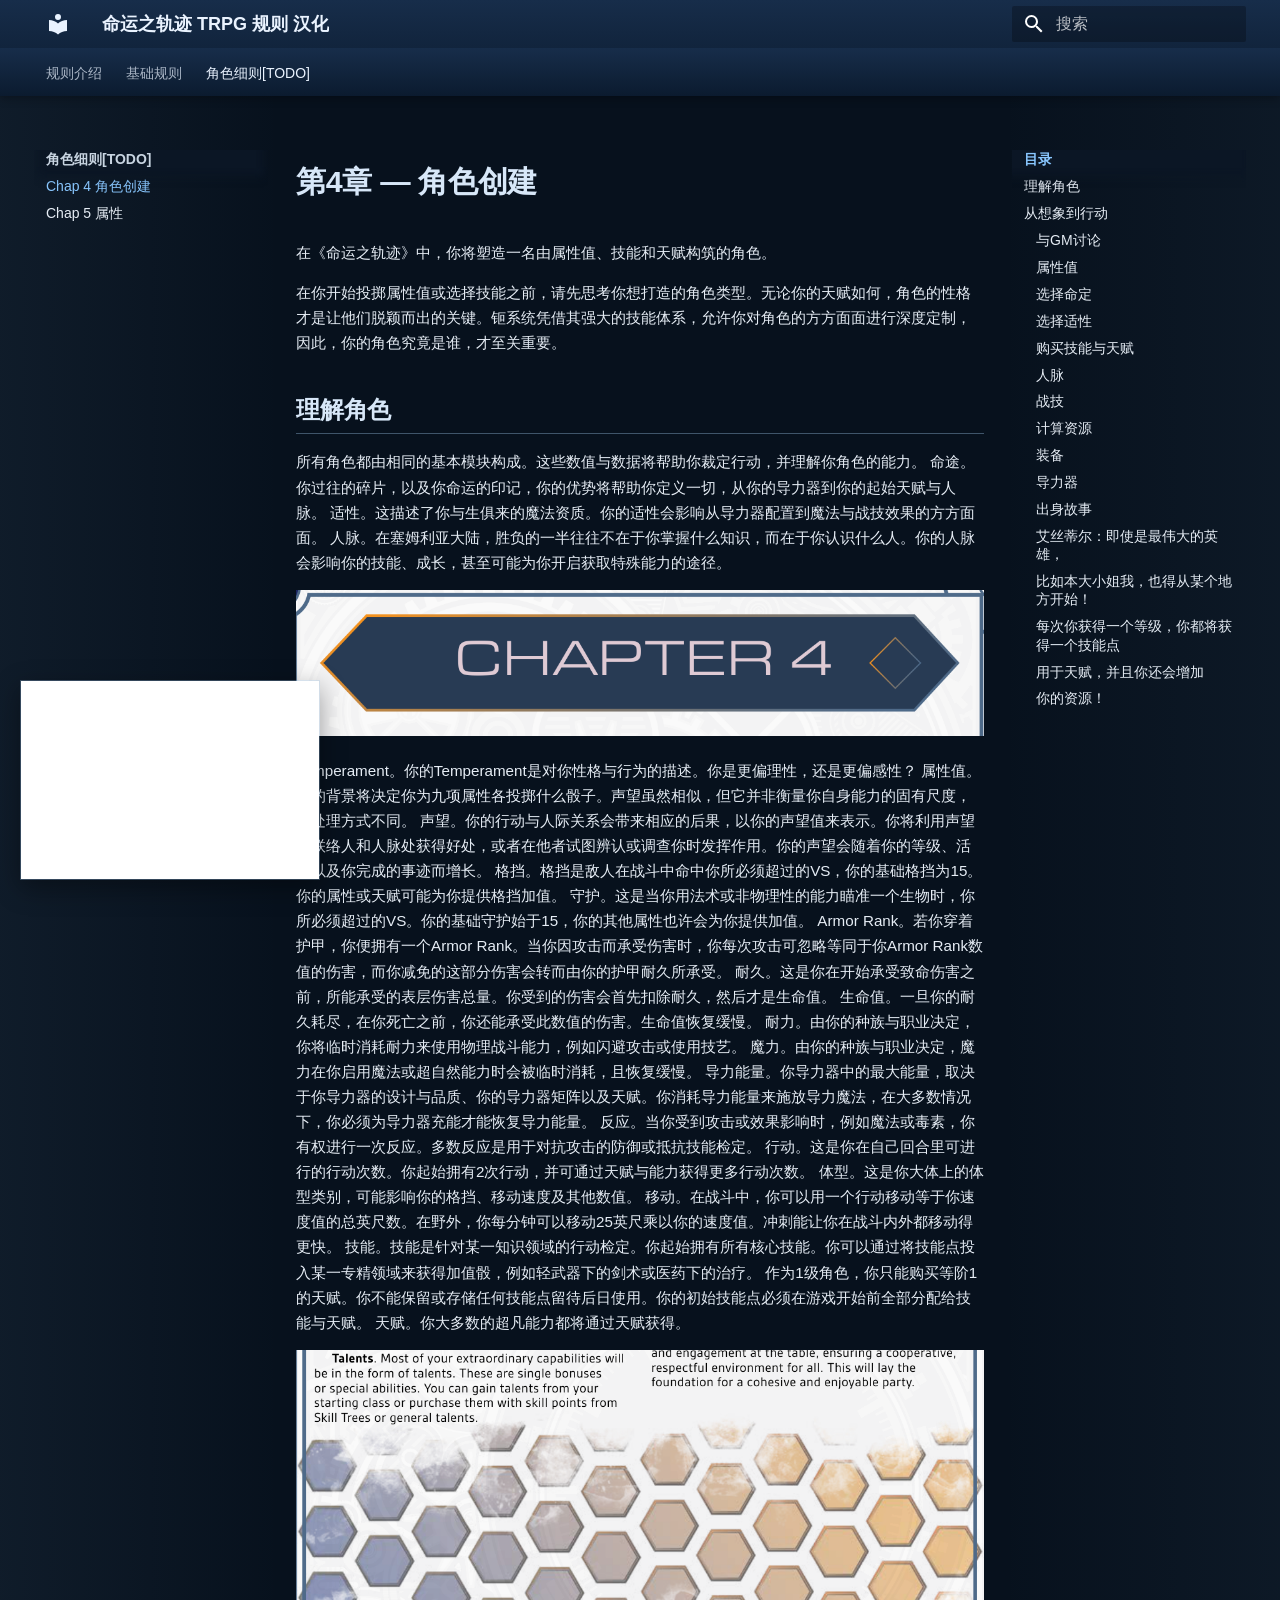
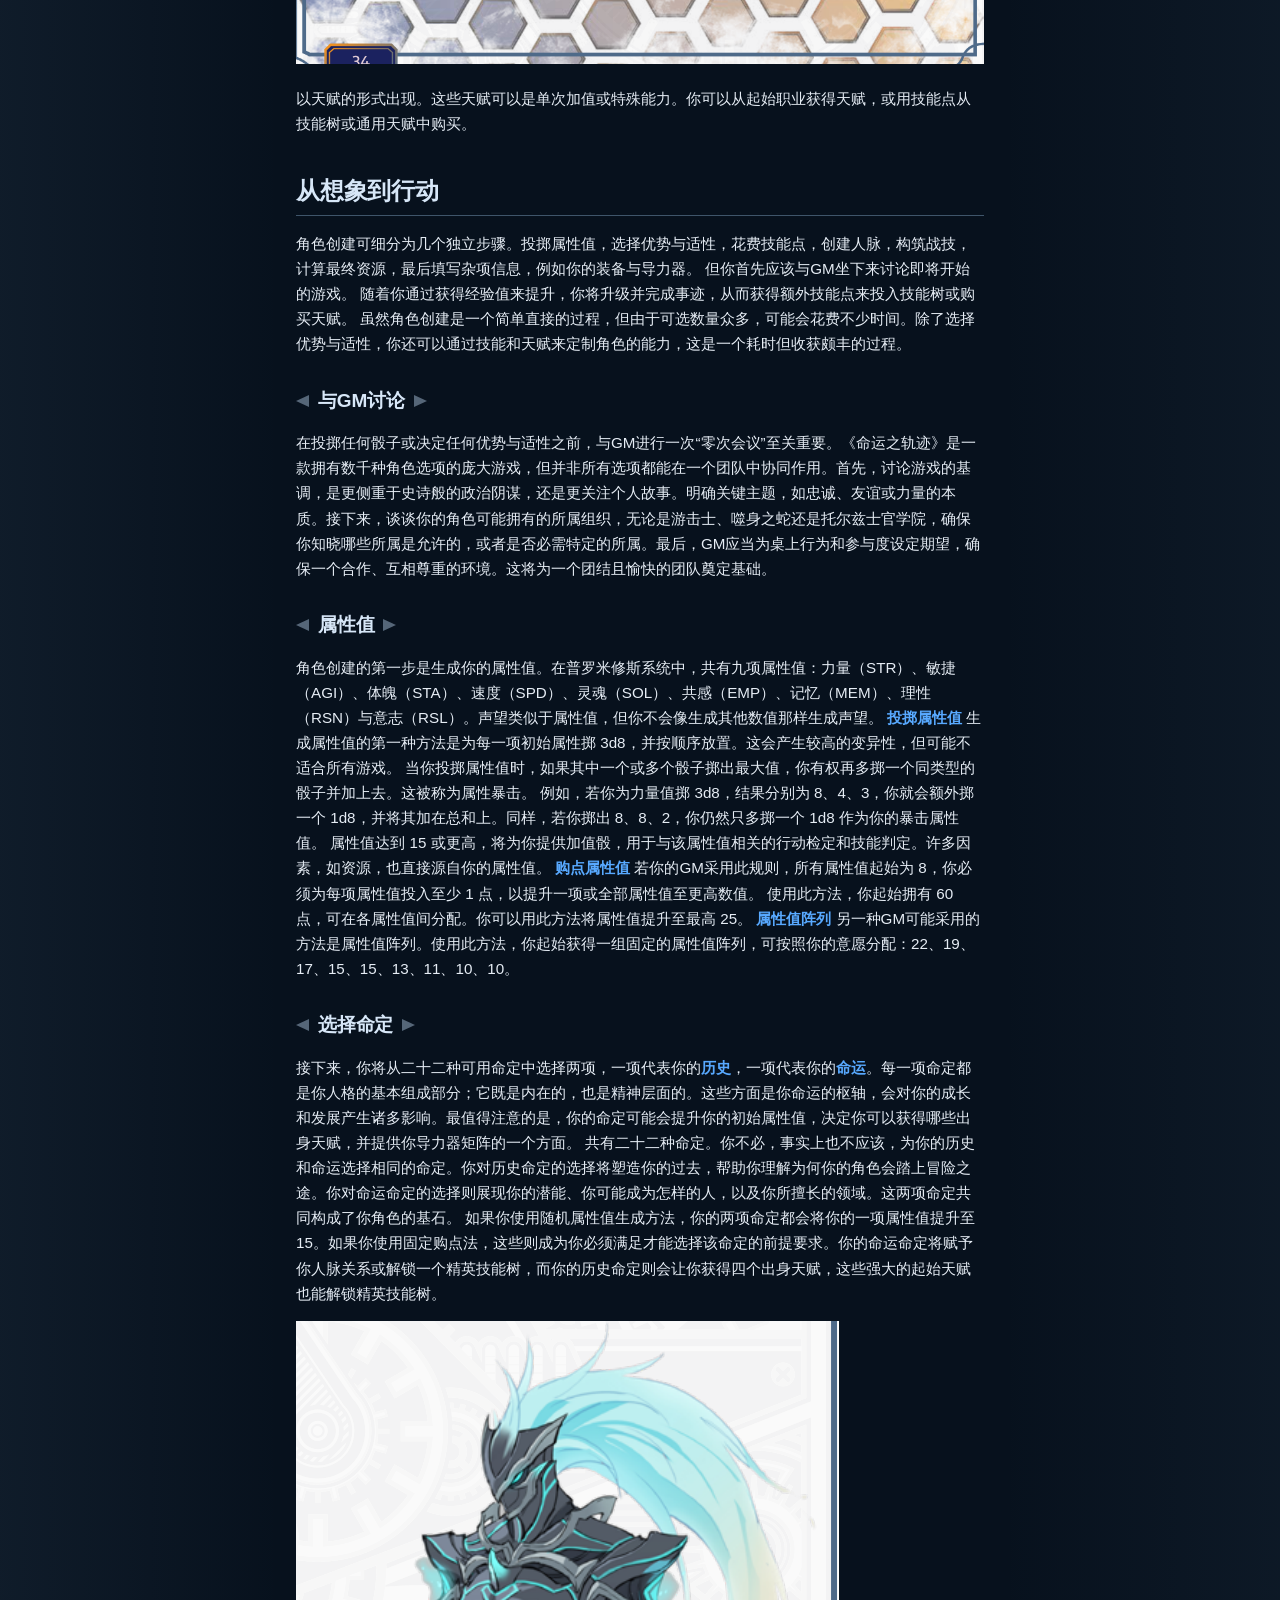
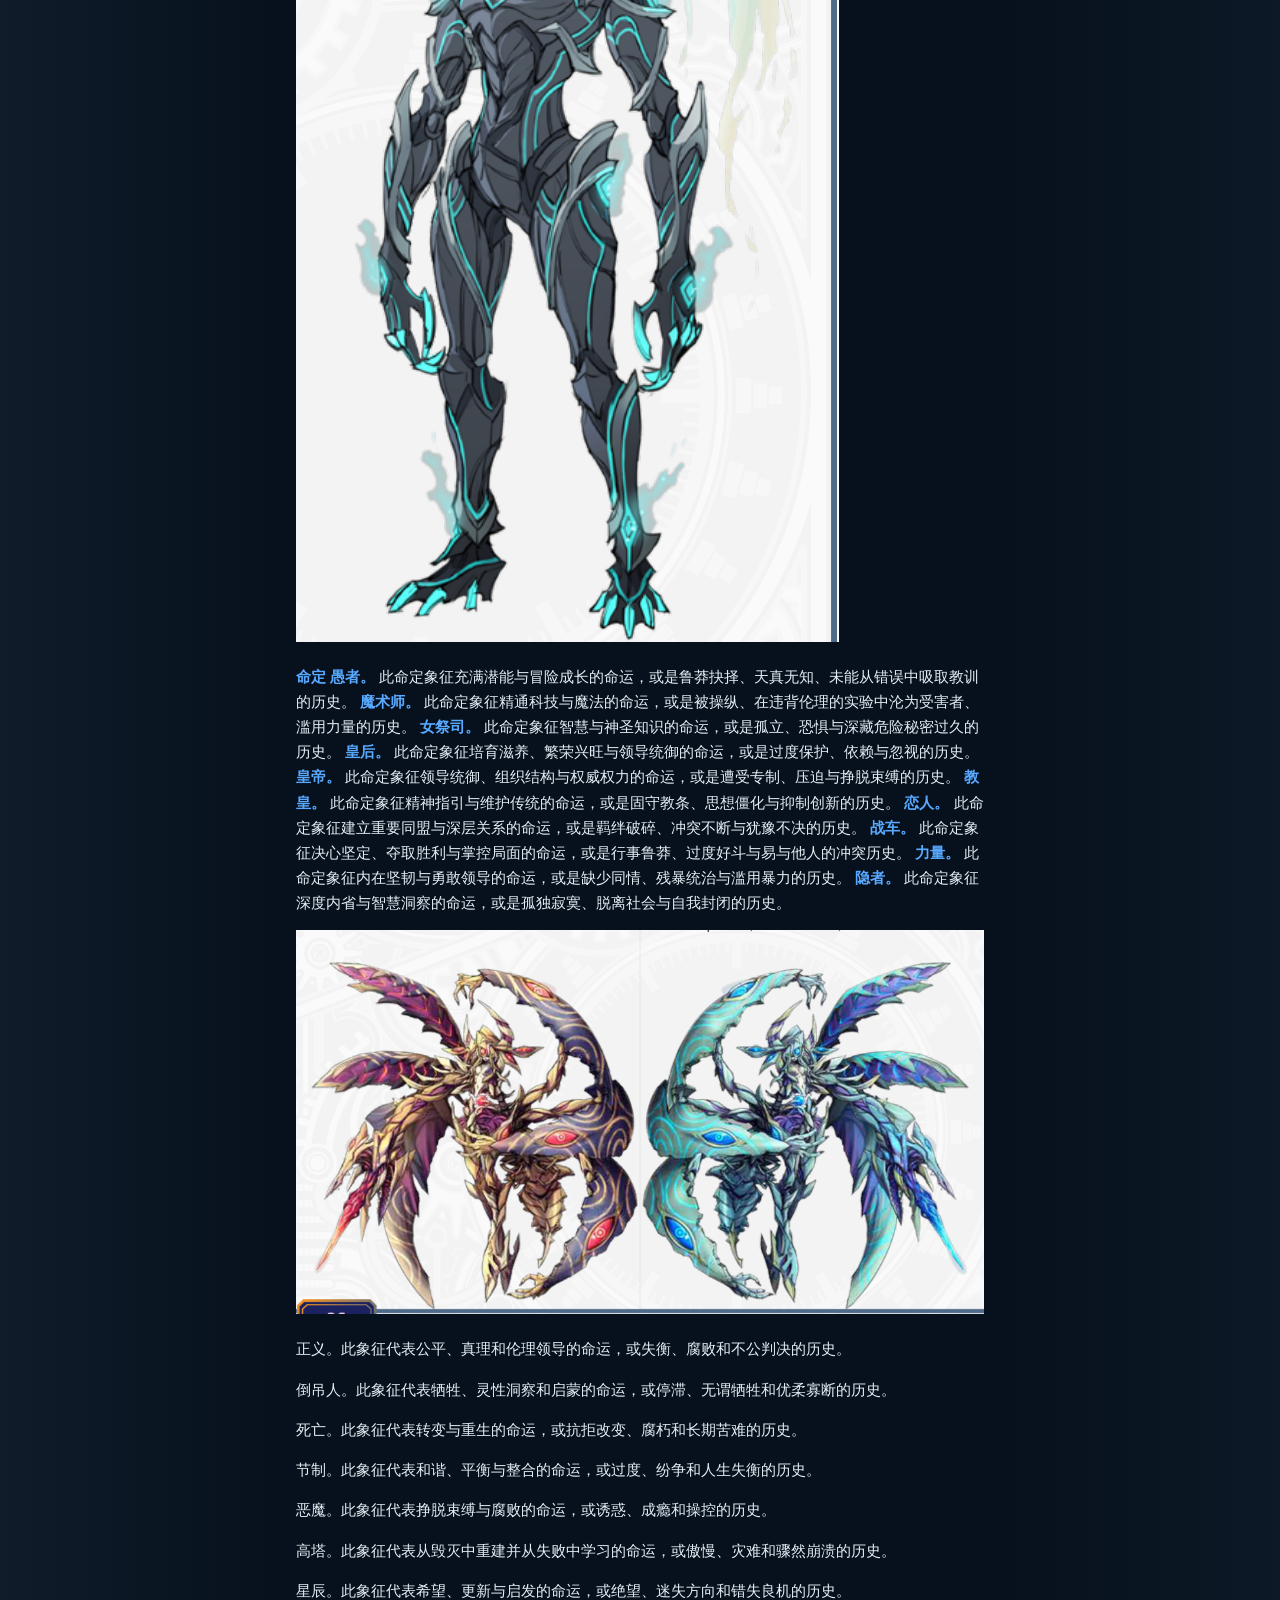
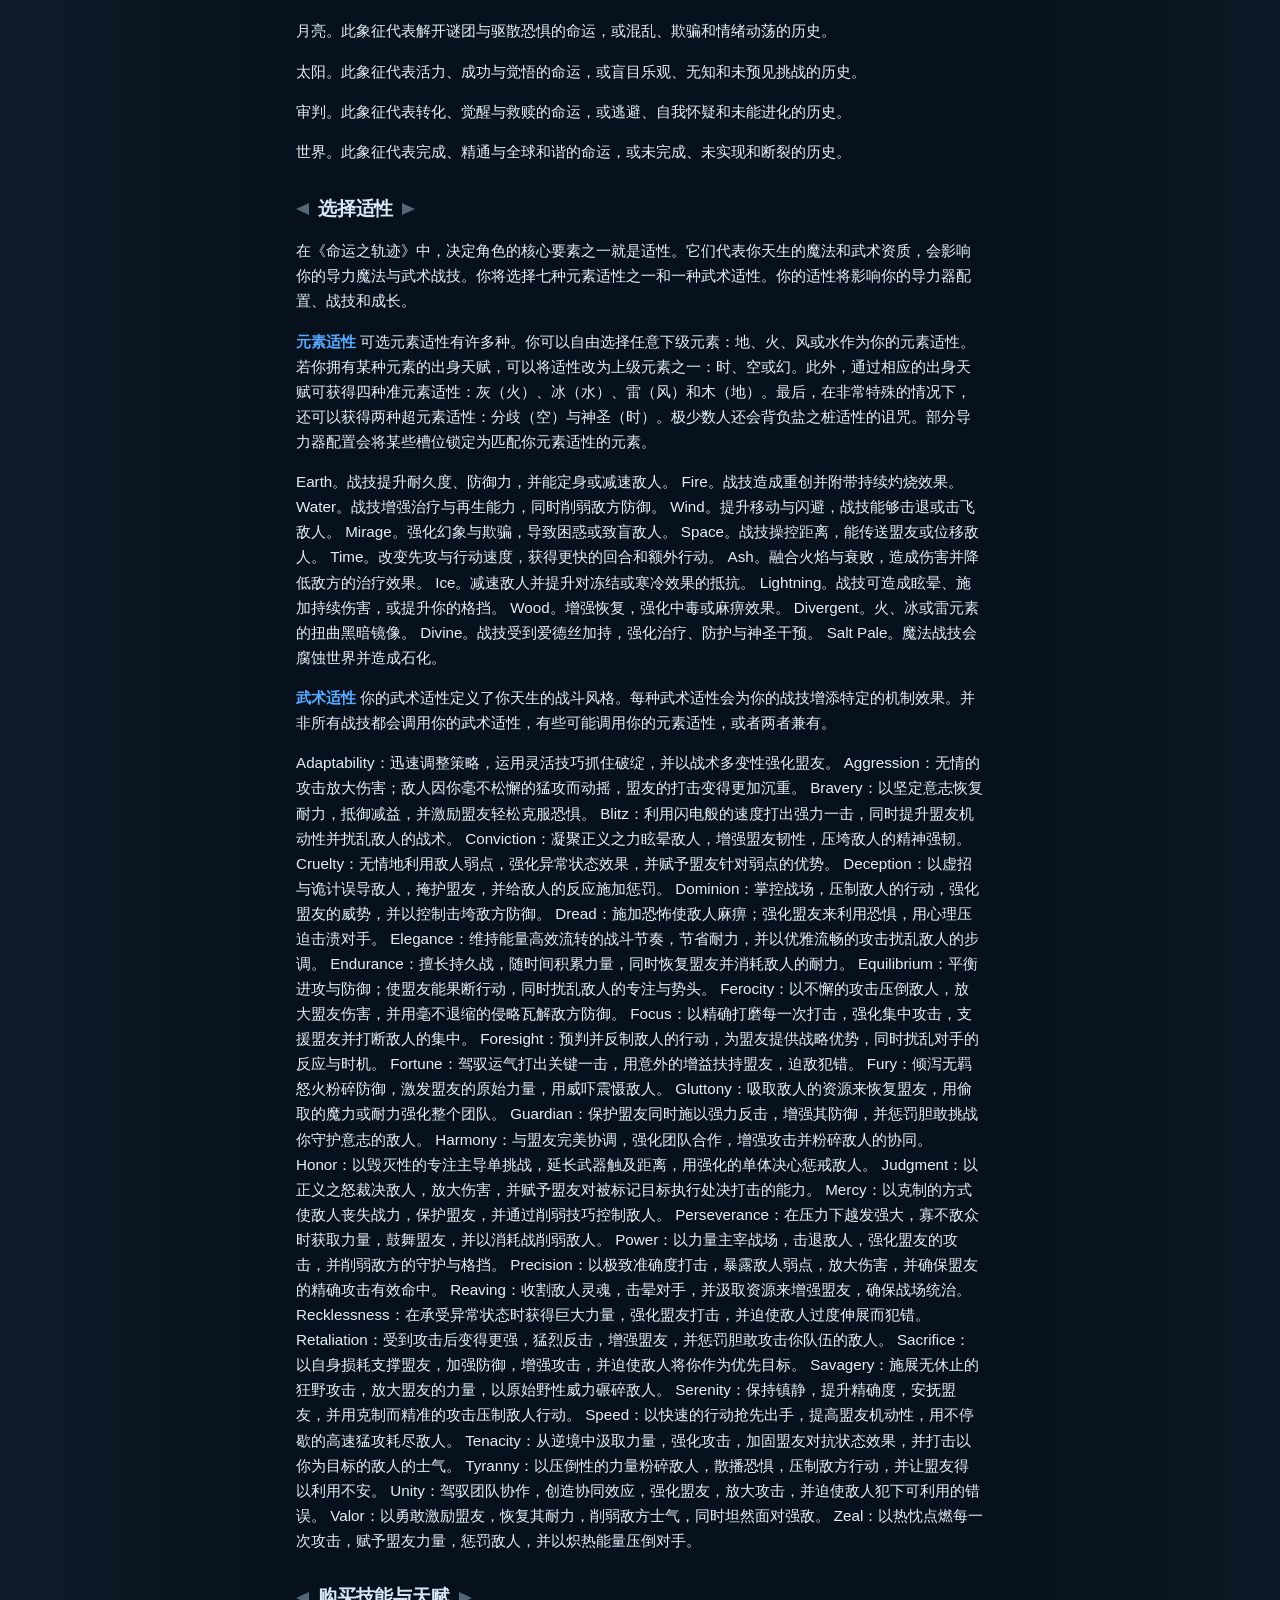
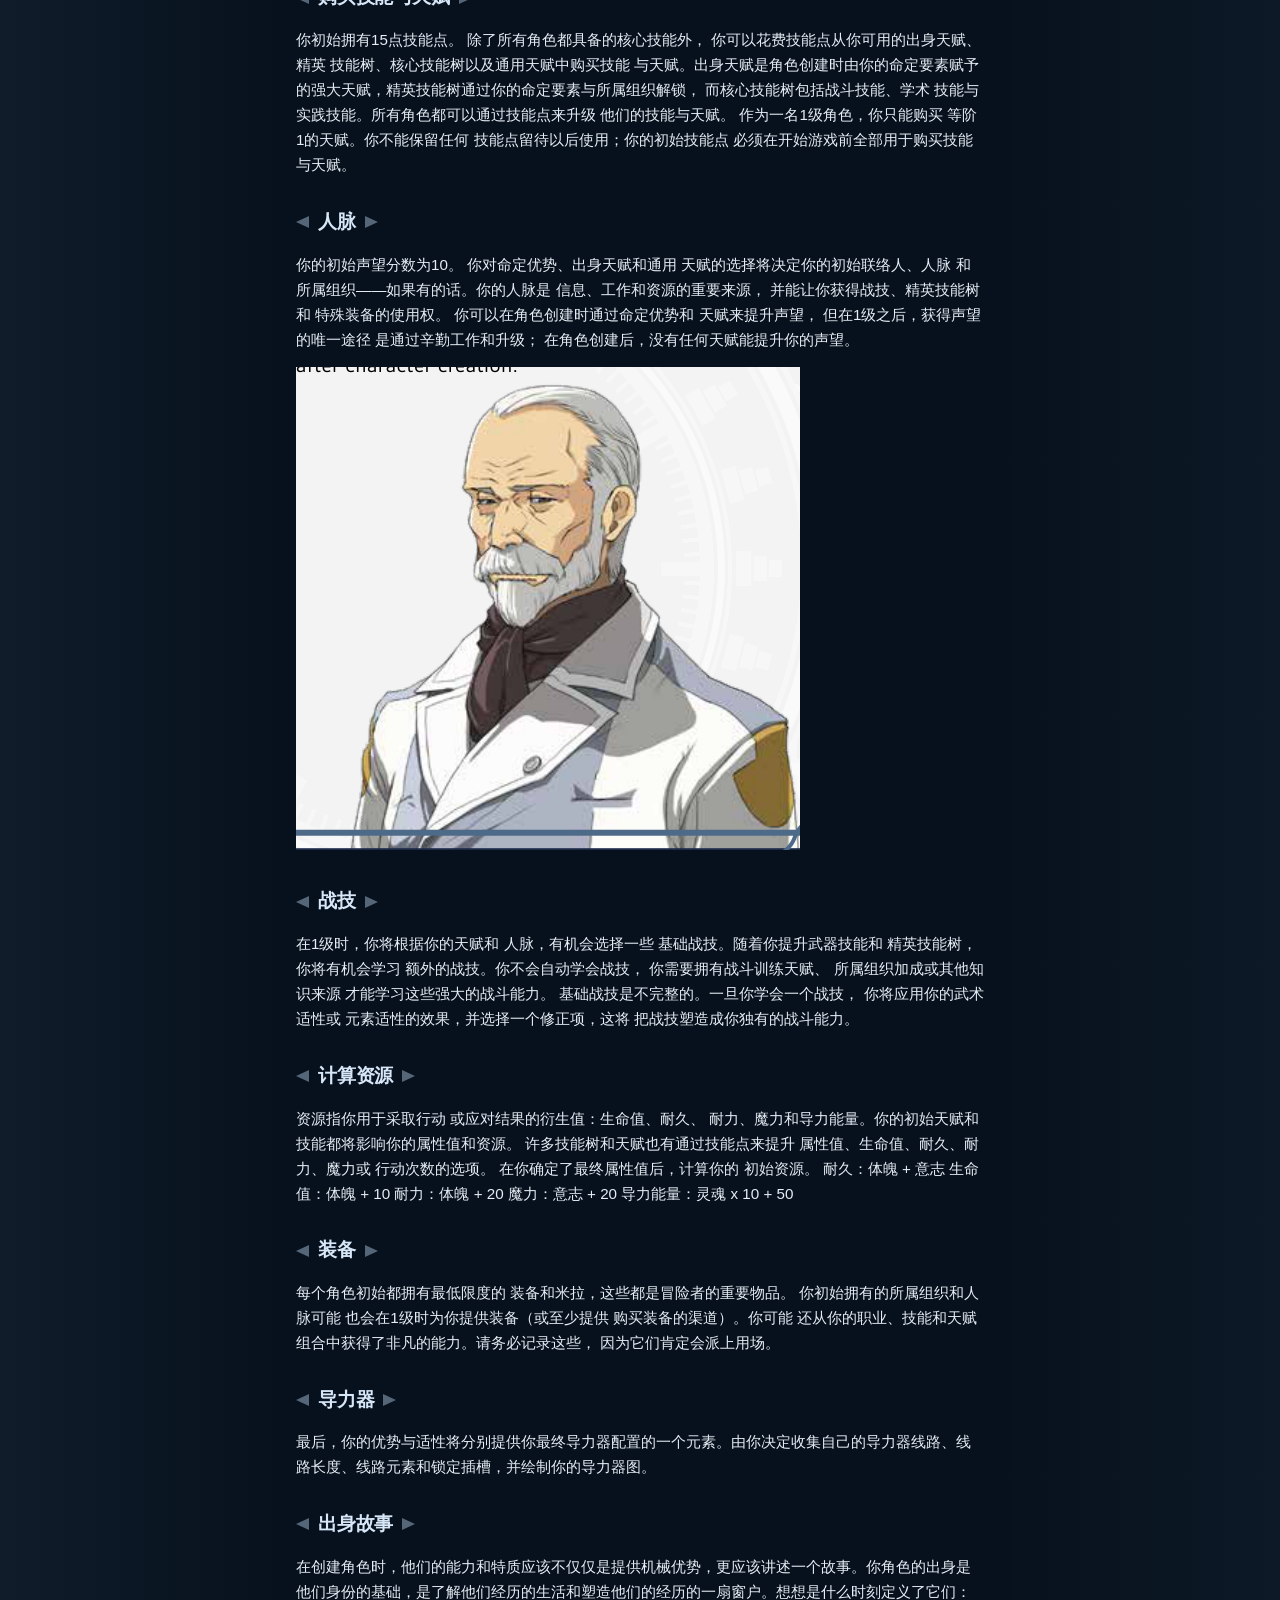
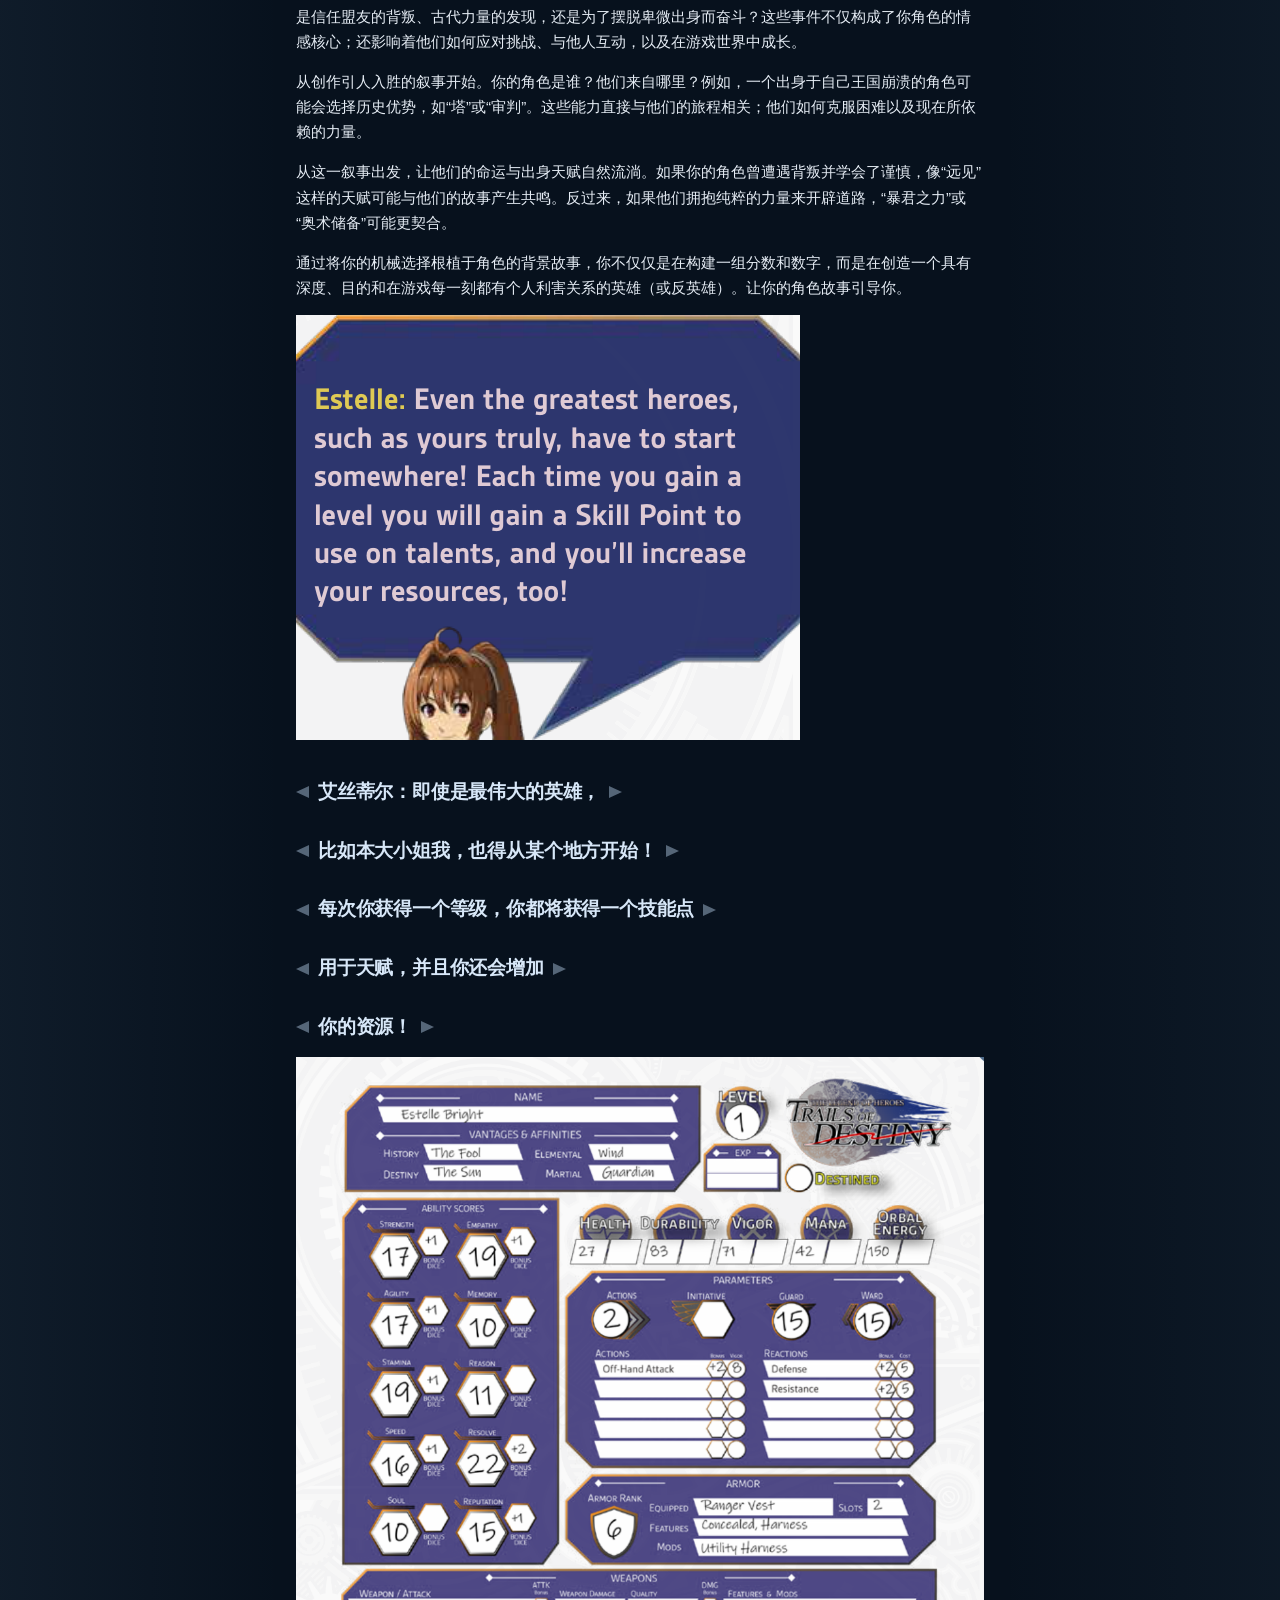
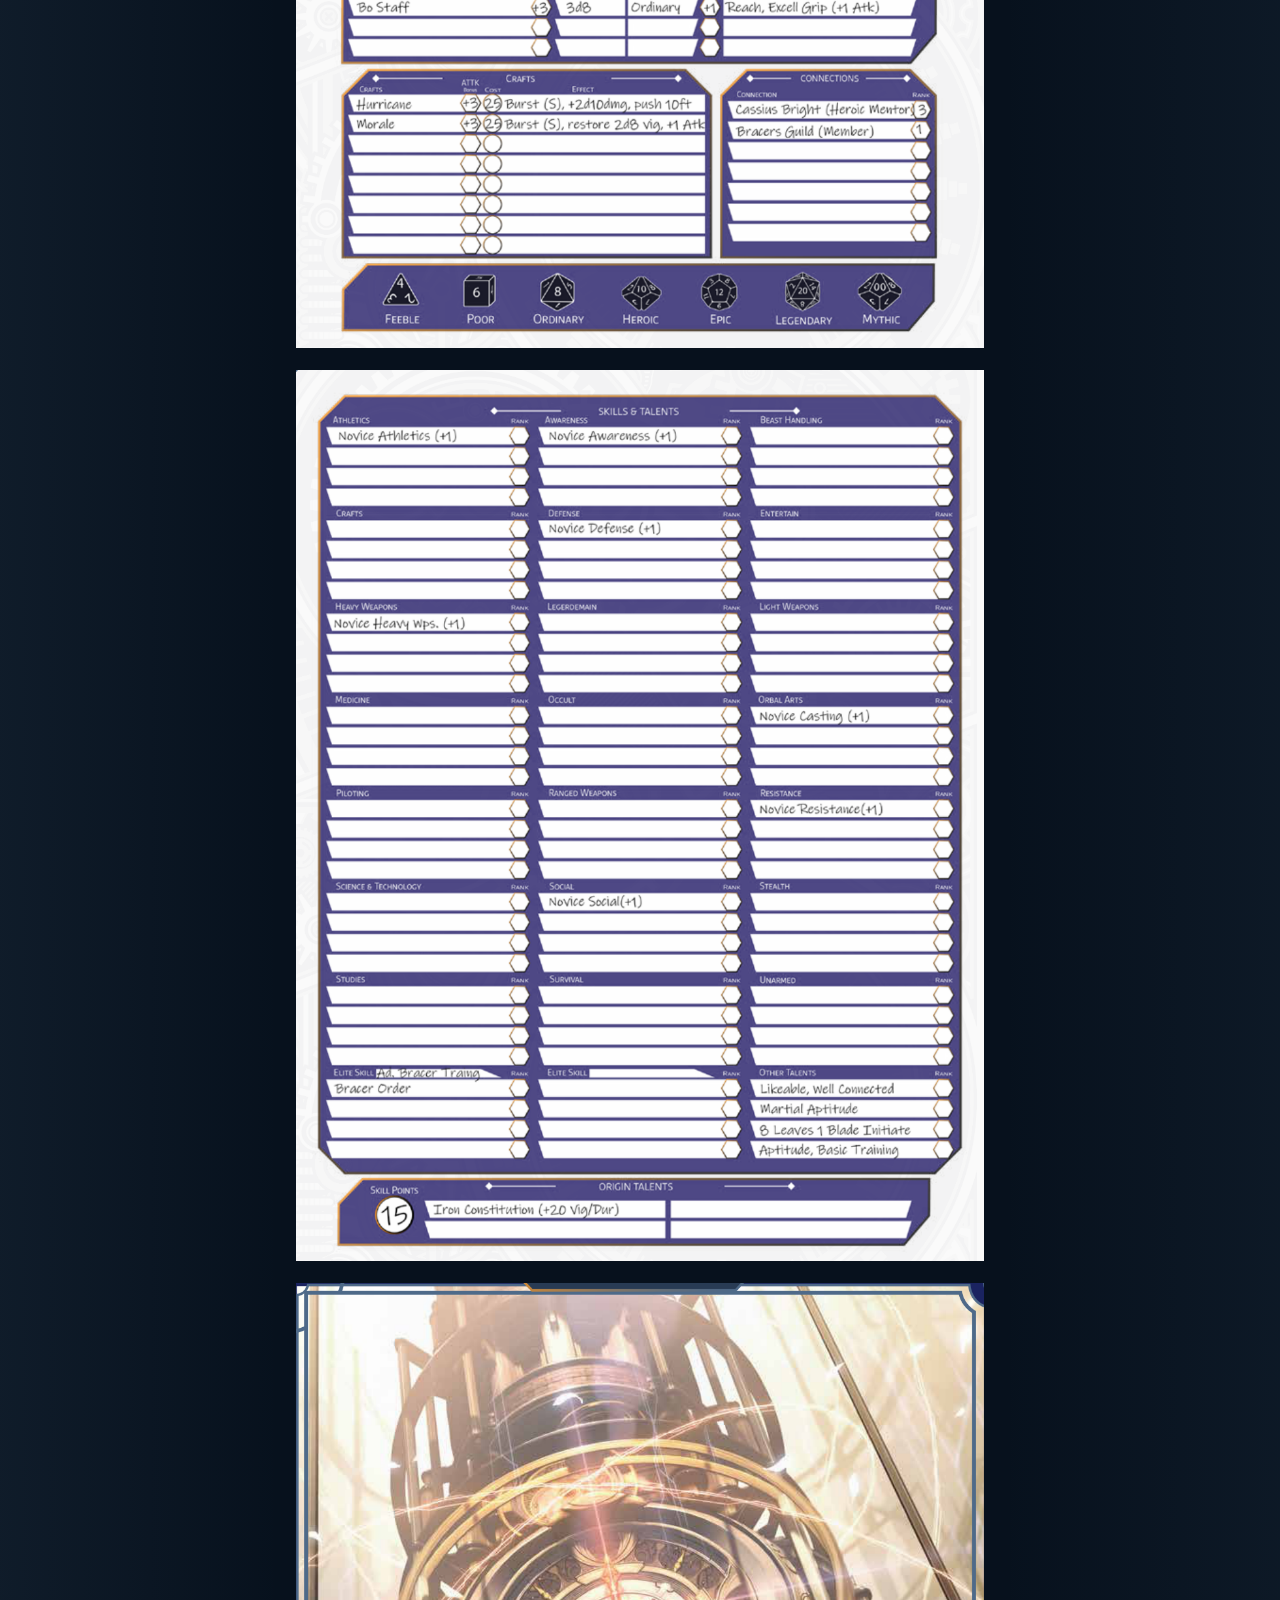
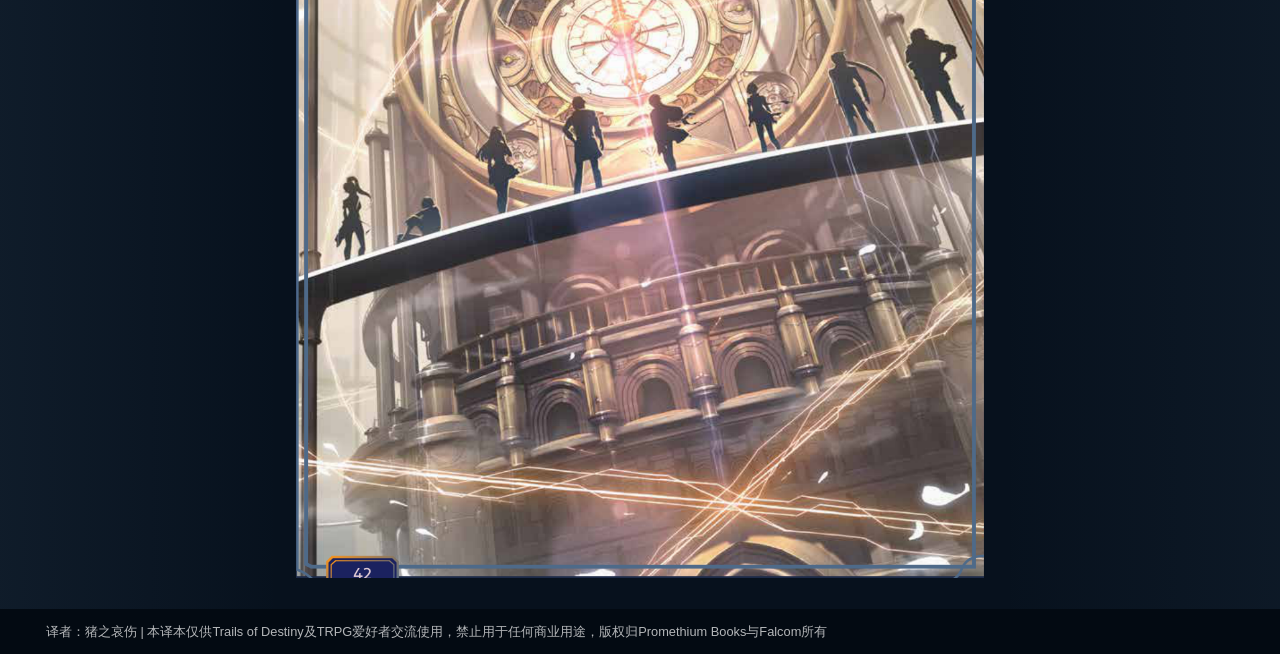
<file: 05_chapter_4_building_characters/index.html>
<!doctype html>
<html lang="zh" class="no-js">
  <head>
    
      <meta charset="utf-8">
      <meta name="viewport" content="width=device-width,initial-scale=1">
      
        <meta name="description" content="《英雄传说：命运之轨迹》桌面角色扮演规则 汉化站">
      
      
      
        <link rel="canonical" href="https://pigeonxiong.github.io/trails_zh/05_chapter_4_building_characters/">
      
      
        <link rel="prev" href="../04_chapter_3_combat_action/">
      
      
        <link rel="next" href="../06_chapter_5_ability_scores/">
      
      
        
      
      
      <link rel="icon" href="../assets/images/favicon.png">
      <meta name="generator" content="mkdocs-1.6.1, mkdocs-material-9.7.6">
    
    
      
        <title>Chap 4 角色创建 - 命运之轨迹 TRPG 规则 汉化</title>
      
    
    
      <link rel="stylesheet" href="../assets/stylesheets/main.484c7ddc.min.css">
      
        
        <link rel="stylesheet" href="../assets/stylesheets/palette.ab4e12ef.min.css">
      
      


    
    
      
    
    
      
    
    
      <link rel="stylesheet" href="../stylesheets/parchment.css">
    
    <script>__md_scope=new URL("..",location),__md_hash=e=>[...e].reduce(((e,_)=>(e<<5)-e+_.charCodeAt(0)),0),__md_get=(e,_=localStorage,t=__md_scope)=>JSON.parse(_.getItem(t.pathname+"."+e)),__md_set=(e,_,t=localStorage,a=__md_scope)=>{try{t.setItem(a.pathname+"."+e,JSON.stringify(_))}catch(e){}}</script>
    
      

    
    
  </head>
  
  
    
    
    
    
    
    <body dir="ltr" data-md-color-scheme="slate" data-md-color-primary="brown" data-md-color-accent="amber">
  
    
    <input class="md-toggle" data-md-toggle="drawer" type="checkbox" id="__drawer" autocomplete="off">
    <input class="md-toggle" data-md-toggle="search" type="checkbox" id="__search" autocomplete="off">
    <label class="md-overlay" for="__drawer"></label>
    <div data-md-component="skip">
      
        
        <a href="#4" class="md-skip">
          跳转至
        </a>
      
    </div>
    <div data-md-component="announce">
      
    </div>
    
    
      

  

<header class="md-header md-header--shadow md-header--lifted" data-md-component="header">
  <nav class="md-header__inner md-grid" aria-label="页眉">
    <a href=".." title="命运之轨迹 TRPG 规则 汉化" class="md-header__button md-logo" aria-label="命运之轨迹 TRPG 规则 汉化" data-md-component="logo">
      
  
  <svg xmlns="http://www.w3.org/2000/svg" viewBox="0 0 24 24"><path d="M12 8a3 3 0 0 0 3-3 3 3 0 0 0-3-3 3 3 0 0 0-3 3 3 3 0 0 0 3 3m0 3.54C9.64 9.35 6.5 8 3 8v11c3.5 0 6.64 1.35 9 3.54 2.36-2.19 5.5-3.54 9-3.54V8c-3.5 0-6.64 1.35-9 3.54"/></svg>

    </a>
    <label class="md-header__button md-icon" for="__drawer">
      
      <svg xmlns="http://www.w3.org/2000/svg" viewBox="0 0 24 24"><path d="M3 6h18v2H3zm0 5h18v2H3zm0 5h18v2H3z"/></svg>
    </label>
    <div class="md-header__title" data-md-component="header-title">
      <div class="md-header__ellipsis">
        <div class="md-header__topic">
          <span class="md-ellipsis">
            命运之轨迹 TRPG 规则 汉化
          </span>
        </div>
        <div class="md-header__topic" data-md-component="header-topic">
          <span class="md-ellipsis">
            
              Chap 4 角色创建
            
          </span>
        </div>
      </div>
    </div>
    
      
    
    
    
    
      
      
        <label class="md-header__button md-icon" for="__search">
          
          <svg xmlns="http://www.w3.org/2000/svg" viewBox="0 0 24 24"><path d="M9.5 3A6.5 6.5 0 0 1 16 9.5c0 1.61-.59 3.09-1.56 4.23l.27.27h.79l5 5-1.5 1.5-5-5v-.79l-.27-.27A6.52 6.52 0 0 1 9.5 16 6.5 6.5 0 0 1 3 9.5 6.5 6.5 0 0 1 9.5 3m0 2C7 5 5 7 5 9.5S7 14 9.5 14 14 12 14 9.5 12 5 9.5 5"/></svg>
        </label>
        <div class="md-search" data-md-component="search" role="dialog">
  <label class="md-search__overlay" for="__search"></label>
  <div class="md-search__inner" role="search">
    <form class="md-search__form" name="search">
      <input type="text" class="md-search__input" name="query" aria-label="搜索" placeholder="搜索" autocapitalize="off" autocorrect="off" autocomplete="off" spellcheck="false" data-md-component="search-query" required>
      <label class="md-search__icon md-icon" for="__search">
        
        <svg xmlns="http://www.w3.org/2000/svg" viewBox="0 0 24 24"><path d="M9.5 3A6.5 6.5 0 0 1 16 9.5c0 1.61-.59 3.09-1.56 4.23l.27.27h.79l5 5-1.5 1.5-5-5v-.79l-.27-.27A6.52 6.52 0 0 1 9.5 16 6.5 6.5 0 0 1 3 9.5 6.5 6.5 0 0 1 9.5 3m0 2C7 5 5 7 5 9.5S7 14 9.5 14 14 12 14 9.5 12 5 9.5 5"/></svg>
        
        <svg xmlns="http://www.w3.org/2000/svg" viewBox="0 0 24 24"><path d="M20 11v2H8l5.5 5.5-1.42 1.42L4.16 12l7.92-7.92L13.5 5.5 8 11z"/></svg>
      </label>
      <nav class="md-search__options" aria-label="查找">
        
        <button type="reset" class="md-search__icon md-icon" title="清空当前内容" aria-label="清空当前内容" tabindex="-1">
          
          <svg xmlns="http://www.w3.org/2000/svg" viewBox="0 0 24 24"><path d="M19 6.41 17.59 5 12 10.59 6.41 5 5 6.41 10.59 12 5 17.59 6.41 19 12 13.41 17.59 19 19 17.59 13.41 12z"/></svg>
        </button>
      </nav>
      
    </form>
    <div class="md-search__output">
      <div class="md-search__scrollwrap" tabindex="0" data-md-scrollfix>
        <div class="md-search-result" data-md-component="search-result">
          <div class="md-search-result__meta">
            正在初始化搜索引擎
          </div>
          <ol class="md-search-result__list" role="presentation"></ol>
        </div>
      </div>
    </div>
  </div>
</div>
      
    
    
  </nav>
  
    
      
<nav class="md-tabs" aria-label="标签" data-md-component="tabs">
  <div class="md-grid">
    <ul class="md-tabs__list">
      
        
  
  
  
  
    
    
      <li class="md-tabs__item">
        <a href=".." class="md-tabs__link">
          
  
  
    
  
  规则介绍

        </a>
      </li>
    
  

      
        
  
  
  
  
    
    
      <li class="md-tabs__item">
        <a href="../02_chapter_1_playing_trails_of_destiny/" class="md-tabs__link">
          
  
  
    
  
  基础规则

        </a>
      </li>
    
  

      
        
  
  
  
    
  
  
    
    
      <li class="md-tabs__item md-tabs__item--active">
        <a href="./" class="md-tabs__link">
          
  
  
    
  
  角色细则[TODO]

        </a>
      </li>
    
  

      
    </ul>
  </div>
</nav>
    
  
</header>
    
    <div class="md-container" data-md-component="container">
      
      
        
      
      <main class="md-main" data-md-component="main">
        <div class="md-main__inner md-grid">
          
            
              
              <div class="md-sidebar md-sidebar--primary" data-md-component="sidebar" data-md-type="navigation" >
                <div class="md-sidebar__scrollwrap">
                  <div class="md-sidebar__inner">
                    


  


<nav class="md-nav md-nav--primary md-nav--lifted" aria-label="导航栏" data-md-level="0">
  <label class="md-nav__title" for="__drawer">
    <a href=".." title="命运之轨迹 TRPG 规则 汉化" class="md-nav__button md-logo" aria-label="命运之轨迹 TRPG 规则 汉化" data-md-component="logo">
      
  
  <svg xmlns="http://www.w3.org/2000/svg" viewBox="0 0 24 24"><path d="M12 8a3 3 0 0 0 3-3 3 3 0 0 0-3-3 3 3 0 0 0-3 3 3 3 0 0 0 3 3m0 3.54C9.64 9.35 6.5 8 3 8v11c3.5 0 6.64 1.35 9 3.54 2.36-2.19 5.5-3.54 9-3.54V8c-3.5 0-6.64 1.35-9 3.54"/></svg>

    </a>
    命运之轨迹 TRPG 规则 汉化
  </label>
  
  <ul class="md-nav__list" data-md-scrollfix>
    
      
      
  
  
  
  
    
    
      
        
          
        
      
        
      
        
      
    
    
    
      
      
        
      
    
    
    <li class="md-nav__item md-nav__item--nested">
      
        
        
        <input class="md-nav__toggle md-toggle " type="checkbox" id="__nav_1" >
        
          
          <div class="md-nav__link md-nav__container">
            <a href=".." class="md-nav__link ">
              
  
  
  <span class="md-ellipsis">
    
  
    规则介绍
  

    
  </span>
  
  

            </a>
            
              
              <label class="md-nav__link " for="__nav_1" id="__nav_1_label" tabindex="0">
                <span class="md-nav__icon md-icon"></span>
              </label>
            
          </div>
        
        <nav class="md-nav" data-md-level="1" aria-labelledby="__nav_1_label" aria-expanded="false">
          <label class="md-nav__title" for="__nav_1">
            <span class="md-nav__icon md-icon"></span>
            
  
    规则介绍
  

          </label>
          <ul class="md-nav__list" data-md-scrollfix>
            
              
            
              
                
  
  
  
  
    <li class="md-nav__item">
      <a href="../01_introduction/" class="md-nav__link">
        
  
  
  <span class="md-ellipsis">
    
  
    Introduction 引言
  

    
  </span>
  
  

      </a>
    </li>
  

              
            
              
                
  
  
  
  
    <li class="md-nav__item">
      <a href="../00_quick_rules/" class="md-nav__link">
        
  
  
  <span class="md-ellipsis">
    
  
    Quick Rules 快速规则
  

    
  </span>
  
  

      </a>
    </li>
  

              
            
          </ul>
        </nav>
      
    </li>
  

    
      
      
  
  
  
  
    
    
      
        
      
        
      
        
      
    
    
    
      
      
        
      
    
    
    <li class="md-nav__item md-nav__item--nested">
      
        
        
        <input class="md-nav__toggle md-toggle " type="checkbox" id="__nav_2" >
        
          
          <label class="md-nav__link" for="__nav_2" id="__nav_2_label" tabindex="0">
            
  
  
  <span class="md-ellipsis">
    
  
    基础规则
  

    
  </span>
  
  

            <span class="md-nav__icon md-icon"></span>
          </label>
        
        <nav class="md-nav" data-md-level="1" aria-labelledby="__nav_2_label" aria-expanded="false">
          <label class="md-nav__title" for="__nav_2">
            <span class="md-nav__icon md-icon"></span>
            
  
    基础规则
  

          </label>
          <ul class="md-nav__list" data-md-scrollfix>
            
              
                
  
  
  
  
    <li class="md-nav__item">
      <a href="../02_chapter_1_playing_trails_of_destiny/" class="md-nav__link">
        
  
  
  <span class="md-ellipsis">
    
  
    Chap 1 游玩《命运之轨迹》
  

    
  </span>
  
  

      </a>
    </li>
  

              
            
              
                
  
  
  
  
    <li class="md-nav__item">
      <a href="../03_chapter_2_adventure/" class="md-nav__link">
        
  
  
  <span class="md-ellipsis">
    
  
    Chap 2 冒险
  

    
  </span>
  
  

      </a>
    </li>
  

              
            
              
                
  
  
  
  
    <li class="md-nav__item">
      <a href="../04_chapter_3_combat_action/" class="md-nav__link">
        
  
  
  <span class="md-ellipsis">
    
  
    Chap 3 战斗与动作[TODO]
  

    
  </span>
  
  

      </a>
    </li>
  

              
            
          </ul>
        </nav>
      
    </li>
  

    
      
      
  
  
    
  
  
  
    
    
      
        
      
        
      
    
    
    
      
        
        
      
      
        
      
    
    
    <li class="md-nav__item md-nav__item--active md-nav__item--section md-nav__item--nested">
      
        
        
        <input class="md-nav__toggle md-toggle " type="checkbox" id="__nav_3" checked>
        
          
          <label class="md-nav__link" for="__nav_3" id="__nav_3_label" tabindex="">
            
  
  
  <span class="md-ellipsis">
    
  
    角色细则[TODO]
  

    
  </span>
  
  

            <span class="md-nav__icon md-icon"></span>
          </label>
        
        <nav class="md-nav" data-md-level="1" aria-labelledby="__nav_3_label" aria-expanded="true">
          <label class="md-nav__title" for="__nav_3">
            <span class="md-nav__icon md-icon"></span>
            
  
    角色细则[TODO]
  

          </label>
          <ul class="md-nav__list" data-md-scrollfix>
            
              
                
  
  
    
  
  
  
    <li class="md-nav__item md-nav__item--active">
      
      <input class="md-nav__toggle md-toggle" type="checkbox" id="__toc">
      
      
        
      
      
        <label class="md-nav__link md-nav__link--active" for="__toc">
          
  
  
  <span class="md-ellipsis">
    
  
    Chap 4 角色创建
  

    
  </span>
  
  

          <span class="md-nav__icon md-icon"></span>
        </label>
      
      <a href="./" class="md-nav__link md-nav__link--active">
        
  
  
  <span class="md-ellipsis">
    
  
    Chap 4 角色创建
  

    
  </span>
  
  

      </a>
      
        

<nav class="md-nav md-nav--secondary" aria-label="目录">
  
  
  
    
  
  
    <label class="md-nav__title" for="__toc">
      <span class="md-nav__icon md-icon"></span>
      目录
    </label>
    <ul class="md-nav__list" data-md-component="toc" data-md-scrollfix>
      
        <li class="md-nav__item">
  <a href="#_1" class="md-nav__link">
    <span class="md-ellipsis">
      
        理解角色
      
    </span>
  </a>
  
</li>
      
        <li class="md-nav__item">
  <a href="#_2" class="md-nav__link">
    <span class="md-ellipsis">
      
        从想象到行动
      
    </span>
  </a>
  
    <nav class="md-nav" aria-label="从想象到行动">
      <ul class="md-nav__list">
        
          <li class="md-nav__item">
  <a href="#gm" class="md-nav__link">
    <span class="md-ellipsis">
      
        与GM讨论
      
    </span>
  </a>
  
</li>
        
          <li class="md-nav__item">
  <a href="#_3" class="md-nav__link">
    <span class="md-ellipsis">
      
        属性值
      
    </span>
  </a>
  
</li>
        
          <li class="md-nav__item">
  <a href="#_4" class="md-nav__link">
    <span class="md-ellipsis">
      
        选择命定
      
    </span>
  </a>
  
</li>
        
          <li class="md-nav__item">
  <a href="#_5" class="md-nav__link">
    <span class="md-ellipsis">
      
        选择适性
      
    </span>
  </a>
  
</li>
        
          <li class="md-nav__item">
  <a href="#_6" class="md-nav__link">
    <span class="md-ellipsis">
      
        购买技能与天赋
      
    </span>
  </a>
  
</li>
        
          <li class="md-nav__item">
  <a href="#_7" class="md-nav__link">
    <span class="md-ellipsis">
      
        人脉
      
    </span>
  </a>
  
</li>
        
          <li class="md-nav__item">
  <a href="#_8" class="md-nav__link">
    <span class="md-ellipsis">
      
        战技
      
    </span>
  </a>
  
</li>
        
          <li class="md-nav__item">
  <a href="#_9" class="md-nav__link">
    <span class="md-ellipsis">
      
        计算资源
      
    </span>
  </a>
  
</li>
        
          <li class="md-nav__item">
  <a href="#_10" class="md-nav__link">
    <span class="md-ellipsis">
      
        装备
      
    </span>
  </a>
  
</li>
        
          <li class="md-nav__item">
  <a href="#_11" class="md-nav__link">
    <span class="md-ellipsis">
      
        导力器
      
    </span>
  </a>
  
</li>
        
          <li class="md-nav__item">
  <a href="#_12" class="md-nav__link">
    <span class="md-ellipsis">
      
        出身故事
      
    </span>
  </a>
  
</li>
        
          <li class="md-nav__item">
  <a href="#_13" class="md-nav__link">
    <span class="md-ellipsis">
      
        艾丝蒂尔：即使是最伟大的英雄，
      
    </span>
  </a>
  
</li>
        
          <li class="md-nav__item">
  <a href="#_14" class="md-nav__link">
    <span class="md-ellipsis">
      
        比如本大小姐我，也得从某个地方开始！
      
    </span>
  </a>
  
</li>
        
          <li class="md-nav__item">
  <a href="#_15" class="md-nav__link">
    <span class="md-ellipsis">
      
        每次你获得一个等级，你都将获得一个技能点
      
    </span>
  </a>
  
</li>
        
          <li class="md-nav__item">
  <a href="#_16" class="md-nav__link">
    <span class="md-ellipsis">
      
        用于天赋，并且你还会增加
      
    </span>
  </a>
  
</li>
        
          <li class="md-nav__item">
  <a href="#_17" class="md-nav__link">
    <span class="md-ellipsis">
      
        你的资源！
      
    </span>
  </a>
  
</li>
        
      </ul>
    </nav>
  
</li>
      
    </ul>
  
</nav>
      
    </li>
  

              
            
              
                
  
  
  
  
    <li class="md-nav__item">
      <a href="../06_chapter_5_ability_scores/" class="md-nav__link">
        
  
  
  <span class="md-ellipsis">
    
  
    Chap 5 属性
  

    
  </span>
  
  

      </a>
    </li>
  

              
            
          </ul>
        </nav>
      
    </li>
  

    
  </ul>
</nav>
                  </div>
                </div>
              </div>
            
            
              
              <div class="md-sidebar md-sidebar--secondary" data-md-component="sidebar" data-md-type="toc" >
                <div class="md-sidebar__scrollwrap">
                  <div class="md-sidebar__inner">
                    

<nav class="md-nav md-nav--secondary" aria-label="目录">
  
  
  
    
  
  
    <label class="md-nav__title" for="__toc">
      <span class="md-nav__icon md-icon"></span>
      目录
    </label>
    <ul class="md-nav__list" data-md-component="toc" data-md-scrollfix>
      
        <li class="md-nav__item">
  <a href="#_1" class="md-nav__link">
    <span class="md-ellipsis">
      
        理解角色
      
    </span>
  </a>
  
</li>
      
        <li class="md-nav__item">
  <a href="#_2" class="md-nav__link">
    <span class="md-ellipsis">
      
        从想象到行动
      
    </span>
  </a>
  
    <nav class="md-nav" aria-label="从想象到行动">
      <ul class="md-nav__list">
        
          <li class="md-nav__item">
  <a href="#gm" class="md-nav__link">
    <span class="md-ellipsis">
      
        与GM讨论
      
    </span>
  </a>
  
</li>
        
          <li class="md-nav__item">
  <a href="#_3" class="md-nav__link">
    <span class="md-ellipsis">
      
        属性值
      
    </span>
  </a>
  
</li>
        
          <li class="md-nav__item">
  <a href="#_4" class="md-nav__link">
    <span class="md-ellipsis">
      
        选择命定
      
    </span>
  </a>
  
</li>
        
          <li class="md-nav__item">
  <a href="#_5" class="md-nav__link">
    <span class="md-ellipsis">
      
        选择适性
      
    </span>
  </a>
  
</li>
        
          <li class="md-nav__item">
  <a href="#_6" class="md-nav__link">
    <span class="md-ellipsis">
      
        购买技能与天赋
      
    </span>
  </a>
  
</li>
        
          <li class="md-nav__item">
  <a href="#_7" class="md-nav__link">
    <span class="md-ellipsis">
      
        人脉
      
    </span>
  </a>
  
</li>
        
          <li class="md-nav__item">
  <a href="#_8" class="md-nav__link">
    <span class="md-ellipsis">
      
        战技
      
    </span>
  </a>
  
</li>
        
          <li class="md-nav__item">
  <a href="#_9" class="md-nav__link">
    <span class="md-ellipsis">
      
        计算资源
      
    </span>
  </a>
  
</li>
        
          <li class="md-nav__item">
  <a href="#_10" class="md-nav__link">
    <span class="md-ellipsis">
      
        装备
      
    </span>
  </a>
  
</li>
        
          <li class="md-nav__item">
  <a href="#_11" class="md-nav__link">
    <span class="md-ellipsis">
      
        导力器
      
    </span>
  </a>
  
</li>
        
          <li class="md-nav__item">
  <a href="#_12" class="md-nav__link">
    <span class="md-ellipsis">
      
        出身故事
      
    </span>
  </a>
  
</li>
        
          <li class="md-nav__item">
  <a href="#_13" class="md-nav__link">
    <span class="md-ellipsis">
      
        艾丝蒂尔：即使是最伟大的英雄，
      
    </span>
  </a>
  
</li>
        
          <li class="md-nav__item">
  <a href="#_14" class="md-nav__link">
    <span class="md-ellipsis">
      
        比如本大小姐我，也得从某个地方开始！
      
    </span>
  </a>
  
</li>
        
          <li class="md-nav__item">
  <a href="#_15" class="md-nav__link">
    <span class="md-ellipsis">
      
        每次你获得一个等级，你都将获得一个技能点
      
    </span>
  </a>
  
</li>
        
          <li class="md-nav__item">
  <a href="#_16" class="md-nav__link">
    <span class="md-ellipsis">
      
        用于天赋，并且你还会增加
      
    </span>
  </a>
  
</li>
        
          <li class="md-nav__item">
  <a href="#_17" class="md-nav__link">
    <span class="md-ellipsis">
      
        你的资源！
      
    </span>
  </a>
  
</li>
        
      </ul>
    </nav>
  
</li>
      
    </ul>
  
</nav>
                  </div>
                </div>
              </div>
            
          
          
            <div class="md-content" data-md-component="content">
              
              <article class="md-content__inner md-typeset">
                
                  



<h1 id="4">第4章 — 角色创建</h1>
<p>在《命运之轨迹》中，你将塑造一名由属性值、技能和天赋构筑的角色。</p>
<p>在你开始投掷属性值或选择技能之前，请先思考你想打造的角色类型。无论你的天赋如何，角色的性格才是让他们脱颖而出的关键。钷系统凭借其强大的技能体系，允许你对角色的方方面面进行深度定制，因此，你的角色究竟是谁，才至关重要。</p>
<h2 id="_1">理解角色</h2>
<p>所有角色都由相同的基本模块构成。这些数值与数据将帮助你裁定行动，并理解你角色的能力。
命途。你过往的碎片，以及你命运的印记，你的优势将帮助你定义一切，从你的导力器到你的起始天赋与人脉。
适性。这描述了你与生俱来的魔法资质。你的适性会影响从导力器配置到魔法与战技效果的方方面面。
人脉。在塞姆利亚大陆，胜负的一半往往不在于你掌握什么知识，而在于你认识什么人。你的人脉会影响你的技能、成长，甚至可能为你开启获取特殊能力的途径。</p>
<p><img alt="" src="../assets/p034_25.png" /></p>
<p>Temperament。你的Temperament是对你性格与行为的描述。你是更偏理性，还是更偏感性？
属性值。你的背景将决定你为九项属性各投掷什么骰子。声望虽然相似，但它并非衡量你自身能力的固有尺度，其处理方式不同。
声望。你的行动与人际关系会带来相应的后果，以你的声望值来表示。你将利用声望从联络人和人脉处获得好处，或者在他者试图辨认或调查你时发挥作用。你的声望会随着你的等级、活动以及你完成的事迹而增长。
格挡。格挡是敌人在战斗中命中你所必须超过的VS，你的基础格挡为15。你的属性或天赋可能为你提供格挡加值。
守护。这是当你用法术或非物理性的能力瞄准一个生物时，你所必须超过的VS。你的基础守护始于15，你的其他属性也许会为你提供加值。
Armor Rank。若你穿着护甲，你便拥有一个Armor Rank。当你因攻击而承受伤害时，你每次攻击可忽略等同于你Armor Rank数值的伤害，而你减免的这部分伤害会转而由你的护甲耐久所承受。
耐久。这是你在开始承受致命伤害之前，所能承受的表层伤害总量。你受到的伤害会首先扣除耐久，然后才是生命值。
生命值。一旦你的耐久耗尽，在你死亡之前，你还能承受此数值的伤害。生命值恢复缓慢。
耐力。由你的种族与职业决定，你将临时消耗耐力来使用物理战斗能力，例如闪避攻击或使用技艺。
魔力。由你的种族与职业决定，魔力在你启用魔法或超自然能力时会被临时消耗，且恢复缓慢。
导力能量。你导力器中的最大能量，取决于你导力器的设计与品质、你的导力器矩阵以及天赋。你消耗导力能量来施放导力魔法，在大多数情况下，你必须为导力器充能才能恢复导力能量。
反应。当你受到攻击或效果影响时，例如魔法或毒素，你有权进行一次反应。多数反应是用于对抗攻击的防御或抵抗技能检定。
行动。这是你在自己回合里可进行的行动次数。你起始拥有2次行动，并可通过天赋与能力获得更多行动次数。
体型。这是你大体上的体型类别，可能影响你的格挡、移动速度及其他数值。
移动。在战斗中，你可以用一个行动移动等于你速度值的总英尺数。在野外，你每分钟可以移动25英尺乘以你的速度值。冲刺能让你在战斗内外都移动得更快。
技能。技能是针对某一知识领域的行动检定。你起始拥有所有核心技能。你可以通过将技能点投入某一专精领域来获得加值骰，例如轻武器下的剑术或医药下的治疗。
作为1级角色，你只能购买等阶1的天赋。你不能保留或存储任何技能点留待后日使用。你的初始技能点必须在游戏开始前全部分配给技能与天赋。
天赋。你大多数的超凡能力都将通过天赋获得。</p>
<p><img alt="" src="../assets/p035_26.png" /></p>
<p>以天赋的形式出现。这些天赋可以是单次加值或特殊能力。你可以从起始职业获得天赋，或用技能点从技能树或通用天赋中购买。</p>
<h2 id="_2">从想象到行动</h2>
<p>角色创建可细分为几个独立步骤。投掷属性值，选择优势与适性，花费技能点，创建人脉，构筑战技，计算最终资源，最后填写杂项信息，例如你的装备与导力器。
但你首先应该与GM坐下来讨论即将开始的游戏。
随着你通过获得经验值来提升，你将升级并完成事迹，从而获得额外技能点来投入技能树或购买天赋。
虽然角色创建是一个简单直接的过程，但由于可选数量众多，可能会花费不少时间。除了选择优势与适性，你还可以通过技能和天赋来定制角色的能力，这是一个耗时但收获颇丰的过程。</p>
<h3 id="gm">与GM讨论</h3>
<p>在投掷任何骰子或决定任何优势与适性之前，与GM进行一次“零次会议”至关重要。《命运之轨迹》是一款拥有数千种角色选项的庞大游戏，但并非所有选项都能在一个团队中协同作用。首先，讨论游戏的基调，是更侧重于史诗般的政治阴谋，还是更关注个人故事。明确关键主题，如忠诚、友谊或力量的本质。接下来，谈谈你的角色可能拥有的所属组织，无论是游击士、噬身之蛇还是托尔兹士官学院，确保你知晓哪些所属是允许的，或者是否必需特定的所属。最后，GM应当为桌上行为和参与度设定期望，确保一个合作、互相尊重的环境。这将为一个团结且愉快的团队奠定基础。</p>
<h3 id="_3">属性值</h3>
<p>角色创建的第一步是生成你的属性值。在普罗米修斯系统中，共有九项属性值：力量（STR）、敏捷（AGI）、体魄（STA）、速度（SPD）、灵魂（SOL）、共感（EMP）、记忆（MEM）、理性（RSN）与意志（RSL）。声望类似于属性值，但你不会像生成其他数值那样生成声望。
<strong>投掷属性值</strong>
生成属性值的第一种方法是为每一项初始属性掷 3d8，并按顺序放置。这会产生较高的变异性，但可能不适合所有游戏。
当你投掷属性值时，如果其中一个或多个骰子掷出最大值，你有权再多掷一个同类型的骰子并加上去。这被称为属性暴击。
例如，若你为力量值掷 3d8，结果分别为 8、4、3，你就会额外掷一个 1d8，并将其加在总和上。同样，若你掷出 8、8、2，你仍然只多掷一个 1d8 作为你的暴击属性值。
属性值达到 15 或更高，将为你提供加值骰，用于与该属性值相关的行动检定和技能判定。许多因素，如资源，也直接源自你的属性值。
<strong>购点属性值</strong>
若你的GM采用此规则，所有属性值起始为 8，你必须为每项属性值投入至少 1 点，以提升一项或全部属性值至更高数值。
使用此方法，你起始拥有 60 点，可在各属性值间分配。你可以用此方法将属性值提升至最高 25。
<strong>属性值阵列</strong>
另一种GM可能采用的方法是属性值阵列。使用此方法，你起始获得一组固定的属性值阵列，可按照你的意愿分配：22、19、17、15、15、13、11、10、10。</p>
<h3 id="_4">选择命定</h3>
<p>接下来，你将从二十二种可用命定中选择两项，一项代表你的<strong>历史</strong>，一项代表你的<strong>命运</strong>。每一项命定都是你人格的基本组成部分；它既是内在的，也是精神层面的。这些方面是你命运的枢轴，会对你的成长和发展产生诸多影响。最值得注意的是，你的命定可能会提升你的初始属性值，决定你可以获得哪些出身天赋，并提供你导力器矩阵的一个方面。
共有二十二种命定。你不必，事实上也不应该，为你的历史和命运选择相同的命定。你对历史命定的选择将塑造你的过去，帮助你理解为何你的角色会踏上冒险之途。你对命运命定的选择则展现你的潜能、你可能成为怎样的人，以及你所擅长的领域。这两项命定共同构成了你角色的基石。
如果你使用随机属性值生成方法，你的两项命定都会将你的一项属性值提升至15。如果你使用固定购点法，这些则成为你必须满足才能选择该命定的前提要求。你的命运命定将赋予你人脉关系或解锁一个精英技能树，而你的历史命定则会让你获得四个出身天赋，这些强大的起始天赋也能解锁精英技能树。</p>
<p><img alt="" src="../assets/p036_27.png" /></p>
<p><strong>命定</strong>
<strong>愚者。</strong> 此命定象征充满潜能与冒险成长的命运，或是鲁莽抉择、天真无知、未能从错误中吸取教训的历史。
<strong>魔术师。</strong> 此命定象征精通科技与魔法的命运，或是被操纵、在违背伦理的实验中沦为受害者、滥用力量的历史。
<strong>女祭司。</strong> 此命定象征智慧与神圣知识的命运，或是孤立、恐惧与深藏危险秘密过久的历史。
<strong>皇后。</strong> 此命定象征培育滋养、繁荣兴旺与领导统御的命运，或是过度保护、依赖与忽视的历史。
<strong>皇帝。</strong> 此命定象征领导统御、组织结构与权威权力的命运，或是遭受专制、压迫与挣脱束缚的历史。
<strong>教皇。</strong> 此命定象征精神指引与维护传统的命运，或是固守教条、思想僵化与抑制创新的历史。
<strong>恋人。</strong> 此命定象征建立重要同盟与深层关系的命运，或是羁绊破碎、冲突不断与犹豫不决的历史。
<strong>战车。</strong> 此命定象征决心坚定、夺取胜利与掌控局面的命运，或是行事鲁莽、过度好斗与易与他人的冲突历史。
<strong>力量。</strong> 此命定象征内在坚韧与勇敢领导的命运，或是缺少同情、残暴统治与滥用暴力的历史。
<strong>隐者。</strong> 此命定象征深度内省与智慧洞察的命运，或是孤独寂寞、脱离社会与自我封闭的历史。</p>
<p><img alt="" src="../assets/p037_28.png" /></p>
<p>正义。此象征代表公平、真理和伦理领导的命运，或失衡、腐败和不公判决的历史。</p>
<p>倒吊人。此象征代表牺牲、灵性洞察和启蒙的命运，或停滞、无谓牺牲和优柔寡断的历史。</p>
<p>死亡。此象征代表转变与重生的命运，或抗拒改变、腐朽和长期苦难的历史。</p>
<p>节制。此象征代表和谐、平衡与整合的命运，或过度、纷争和人生失衡的历史。</p>
<p>恶魔。此象征代表挣脱束缚与腐败的命运，或诱惑、成瘾和操控的历史。</p>
<p>高塔。此象征代表从毁灭中重建并从失败中学习的命运，或傲慢、灾难和骤然崩溃的历史。</p>
<p>星辰。此象征代表希望、更新与启发的命运，或绝望、迷失方向和错失良机的历史。</p>
<p>月亮。此象征代表解开谜团与驱散恐惧的命运，或混乱、欺骗和情绪动荡的历史。</p>
<p>太阳。此象征代表活力、成功与觉悟的命运，或盲目乐观、无知和未预见挑战的历史。</p>
<p>审判。此象征代表转化、觉醒与救赎的命运，或逃避、自我怀疑和未能进化的历史。</p>
<p>世界。此象征代表完成、精通与全球和谐的命运，或未完成、未实现和断裂的历史。</p>
<h3 id="_5">选择适性</h3>
<p>在《命运之轨迹》中，决定角色的核心要素之一就是适性。它们代表你天生的魔法和武术资质，会影响你的导力魔法与武术战技。你将选择七种元素适性之一和一种武术适性。你的适性将影响你的导力器配置、战技和成长。</p>
<p><strong>元素适性</strong>
可选元素适性有许多种。你可以自由选择任意下级元素：地、火、风或水作为你的元素适性。若你拥有某种元素的出身天赋，可以将适性改为上级元素之一：时、空或幻。此外，通过相应的出身天赋可获得四种准元素适性：灰（火）、冰（水）、雷（风）和木（地）。最后，在非常特殊的情况下，还可以获得两种超元素适性：分歧（空）与神圣（时）。极少数人还会背负盐之桩适性的诅咒。部分导力器配置会将某些槽位锁定为匹配你元素适性的元素。</p>
<p>Earth。战技提升耐久度、防御力，并能定身或减速敌人。
Fire。战技造成重创并附带持续灼烧效果。
Water。战技增强治疗与再生能力，同时削弱敌方防御。
Wind。提升移动与闪避，战技能够击退或击飞敌人。
Mirage。强化幻象与欺骗，导致困惑或致盲敌人。
Space。战技操控距离，能传送盟友或位移敌人。
Time。改变先攻与行动速度，获得更快的回合和额外行动。
Ash。融合火焰与衰败，造成伤害并降低敌方的治疗效果。
Ice。减速敌人并提升对冻结或寒冷效果的抵抗。
Lightning。战技可造成眩晕、施加持续伤害，或提升你的格挡。
Wood。增强恢复，强化中毒或麻痹效果。
Divergent。火、冰或雷元素的扭曲黑暗镜像。
Divine。战技受到爱德丝加持，强化治疗、防护与神圣干预。
Salt Pale。魔法战技会腐蚀世界并造成石化。</p>
<p><strong>武术适性</strong>
你的武术适性定义了你天生的战斗风格。每种武术适性会为你的战技增添特定的机制效果。并非所有战技都会调用你的武术适性，有些可能调用你的元素适性，或者两者兼有。</p>
<p>Adaptability：迅速调整策略，运用灵活技巧抓住破绽，并以战术多变性强化盟友。
Aggression：无情的攻击放大伤害；敌人因你毫不松懈的猛攻而动摇，盟友的打击变得更加沉重。
Bravery：以坚定意志恢复耐力，抵御减益，并激励盟友轻松克服恐惧。
Blitz：利用闪电般的速度打出强力一击，同时提升盟友机动性并扰乱敌人的战术。
Conviction：凝聚正义之力眩晕敌人，增强盟友韧性，压垮敌人的精神强韧。
Cruelty：无情地利用敌人弱点，强化异常状态效果，并赋予盟友针对弱点的优势。
Deception：以虚招与诡计误导敌人，掩护盟友，并给敌人的反应施加惩罚。
Dominion：掌控战场，压制敌人的行动，强化盟友的威势，并以控制击垮敌方防御。
Dread：施加恐怖使敌人麻痹；强化盟友来利用恐惧，用心理压迫击溃对手。
Elegance：维持能量高效流转的战斗节奏，节省耐力，并以优雅流畅的攻击扰乱敌人的步调。
Endurance：擅长持久战，随时间积累力量，同时恢复盟友并消耗敌人的耐力。
Equilibrium：平衡进攻与防御；使盟友能果断行动，同时扰乱敌人的专注与势头。
Ferocity：以不懈的攻击压倒敌人，放大盟友伤害，并用毫不退缩的侵略瓦解敌方防御。
Focus：以精确打磨每一次打击，强化集中攻击，支援盟友并打断敌人的集中。
Foresight：预判并反制敌人的行动，为盟友提供战略优势，同时扰乱对手的反应与时机。
Fortune：驾驭运气打出关键一击，用意外的增益扶持盟友，迫敌犯错。
Fury：倾泻无羁怒火粉碎防御，激发盟友的原始力量，用威吓震慑敌人。
Gluttony：吸取敌人的资源来恢复盟友，用偷取的魔力或耐力强化整个团队。
Guardian：保护盟友同时施以强力反击，增强其防御，并惩罚胆敢挑战你守护意志的敌人。
Harmony：与盟友完美协调，强化团队合作，增强攻击并粉碎敌人的协同。
Honor：以毁灭性的专注主导单挑战，延长武器触及距离，用强化的单体决心惩戒敌人。
Judgment：以正义之怒裁决敌人，放大伤害，并赋予盟友对被标记目标执行处决打击的能力。
Mercy：以克制的方式使敌人丧失战力，保护盟友，并通过削弱技巧控制敌人。
Perseverance：在压力下越发强大，寡不敌众时获取力量，鼓舞盟友，并以消耗战削弱敌人。
Power：以力量主宰战场，击退敌人，强化盟友的攻击，并削弱敌方的守护与格挡。
Precision：以极致准确度打击，暴露敌人弱点，放大伤害，并确保盟友的精确攻击有效命中。
Reaving：收割敌人灵魂，击晕对手，并汲取资源来增强盟友，确保战场统治。
Recklessness：在承受异常状态时获得巨大力量，强化盟友打击，并迫使敌人过度伸展而犯错。
Retaliation：受到攻击后变得更强，猛烈反击，增强盟友，并惩罚胆敢攻击你队伍的敌人。
Sacrifice：以自身损耗支撑盟友，加强防御，增强攻击，并迫使敌人将你作为优先目标。
Savagery：施展无休止的狂野攻击，放大盟友的力量，以原始野性威力碾碎敌人。
Serenity：保持镇静，提升精确度，安抚盟友，并用克制而精准的攻击压制敌人行动。
Speed：以快速的行动抢先出手，提高盟友机动性，用不停歇的高速猛攻耗尽敌人。
Tenacity：从逆境中汲取力量，强化攻击，加固盟友对抗状态效果，并打击以你为目标的敌人的士气。
Tyranny：以压倒性的力量粉碎敌人，散播恐惧，压制敌方行动，并让盟友得以利用不安。
Unity：驾驭团队协作，创造协同效应，强化盟友，放大攻击，并迫使敌人犯下可利用的错误。
Valor：以勇敢激励盟友，恢复其耐力，削弱敌方士气，同时坦然面对强敌。
Zeal：以热忱点燃每一次攻击，赋予盟友力量，惩罚敌人，并以炽热能量压倒对手。</p>
<h3 id="_6">购买技能与天赋</h3>
<p>你初始拥有15点技能点。
除了所有角色都具备的核心技能外，
你可以花费技能点从你可用的出身天赋、精英
技能树、核心技能树以及通用天赋中购买技能
与天赋。出身天赋是角色创建时由你的命定要素赋予的强大天赋，精英技能树通过你的命定要素与所属组织解锁，
而核心技能树包括战斗技能、学术
技能与实践技能。所有角色都可以通过技能点来升级
他们的技能与天赋。
作为一名1级角色，你只能购买
等阶1的天赋。你不能保留任何
技能点留待以后使用；你的初始技能点
必须在开始游戏前全部用于购买技能与天赋。</p>
<h3 id="_7">人脉</h3>
<p>你的初始声望分数为10。
你对命定优势、出身天赋和通用
天赋的选择将决定你的初始联络人、人脉
和所属组织——如果有的话。你的人脉是
信息、工作和资源的重要来源，
并能让你获得战技、精英技能树和
特殊装备的使用权。
你可以在角色创建时通过命定优势和
天赋来提升声望，
但在1级之后，获得声望的唯一途径
是通过辛勤工作和升级；
在角色创建后，没有任何天赋能提升你的声望。</p>
<p><img alt="" src="../assets/p039_29.png" /></p>
<h3 id="_8">战技</h3>
<p>在1级时，你将根据你的天赋和
人脉，有机会选择一些
基础战技。随着你提升武器技能和
精英技能树，你将有机会学习
额外的战技。你不会自动学会战技，
你需要拥有战斗训练天赋、
所属组织加成或其他知识来源
才能学习这些强大的战斗能力。
基础战技是不完整的。一旦你学会一个战技，
你将应用你的武术适性或
元素适性的效果，并选择一个修正项，这将
把战技塑造成你独有的战斗能力。</p>
<h3 id="_9">计算资源</h3>
<p>资源指你用于采取行动
或应对结果的衍生值：生命值、耐久、
耐力、魔力和导力能量。你的初始天赋和
技能都将影响你的属性值和资源。
许多技能树和天赋也有通过技能点来提升
属性值、生命值、耐久、耐力、魔力或
行动次数的选项。
在你确定了最终属性值后，计算你的
初始资源。
耐久：体魄 + 意志
生命值：体魄 + 10
耐力：体魄 + 20
魔力：意志 + 20
导力能量：灵魂 x 10 + 50</p>
<h3 id="_10">装备</h3>
<p>每个角色初始都拥有最低限度的
装备和米拉，这些都是冒险者的重要物品。
你初始拥有的所属组织和人脉可能
也会在1级时为你提供装备（或至少提供
购买装备的渠道）。你可能
还从你的职业、技能和天赋组合中获得了非凡的能力。请务必记录这些，
因为它们肯定会派上用场。</p>
<h3 id="_11">导力器</h3>
<p>最后，你的优势与适性将分别提供你最终导力器配置的一个元素。由你决定收集自己的导力器线路、线路长度、线路元素和锁定插槽，并绘制你的导力器图。</p>
<h3 id="_12">出身故事</h3>
<p>在创建角色时，他们的能力和特质应该不仅仅是提供机械优势，更应该讲述一个故事。你角色的出身是他们身份的基础，是了解他们经历的生活和塑造他们的经历的一扇窗户。想想是什么时刻定义了它们：是信任盟友的背叛、古代力量的发现，还是为了摆脱卑微出身而奋斗？这些事件不仅构成了你角色的情感核心；还影响着他们如何应对挑战、与他人互动，以及在游戏世界中成长。</p>
<p>从创作引人入胜的叙事开始。你的角色是谁？他们来自哪里？例如，一个出身于自己王国崩溃的角色可能会选择历史优势，如“塔”或“审判”。这些能力直接与他们的旅程相关；他们如何克服困难以及现在所依赖的力量。</p>
<p>从这一叙事出发，让他们的命运与出身天赋自然流淌。如果你的角色曾遭遇背叛并学会了谨慎，像“远见”这样的天赋可能与他们的故事产生共鸣。反过来，如果他们拥抱纯粹的力量来开辟道路，“暴君之力”或“奥术储备”可能更契合。</p>
<p>通过将你的机械选择根植于角色的背景故事，你不仅仅是在构建一组分数和数字，而是在创造一个具有深度、目的和在游戏每一刻都有个人利害关系的英雄（或反英雄）。让你的角色故事引导你。</p>
<p><img alt="" src="../assets/p040_30.png" /></p>
<h3 id="_13">艾丝蒂尔：即使是最伟大的英雄，</h3>
<h3 id="_14">比如本大小姐我，也得从某个地方开始！</h3>
<h3 id="_15">每次你获得一个等级，你都将获得一个技能点</h3>
<h3 id="_16">用于天赋，并且你还会增加</h3>
<h3 id="_17">你的资源！</h3>
<p><img alt="" src="../assets/p041_31.png" /></p>
<p><img alt="" src="../assets/p042_32.png" /></p>
<p><img alt="" src="../assets/p043_33.png" /></p>












                
              </article>
            </div>
          
          
<script>var target=document.getElementById(location.hash.slice(1));target&&target.name&&(target.checked=target.name.startsWith("__tabbed_"))</script>
        </div>
        
          <button type="button" class="md-top md-icon" data-md-component="top" hidden>
  
  <svg xmlns="http://www.w3.org/2000/svg" viewBox="0 0 24 24"><path d="M13 20h-2V8l-5.5 5.5-1.42-1.42L12 4.16l7.92 7.92-1.42 1.42L13 8z"/></svg>
  回到页面顶部
</button>
        
      </main>
      
        <footer class="md-footer">
  
  <div class="md-footer-meta md-typeset">
    <div class="md-footer-meta__inner md-grid">
      <div class="md-copyright">
  
    <div class="md-copyright__highlight">
      译者：猪之哀伤 | 本译本仅供Trails of Destiny及TRPG爱好者交流使用，禁止用于任何商业用途，版权归Promethium Books与Falcom所有
    </div>
  
  
</div>
      
    </div>
  </div>
</footer>
      
    </div>
    <div class="md-dialog" data-md-component="dialog">
      <div class="md-dialog__inner md-typeset"></div>
    </div>
    
      <div class="md-progress" data-md-component="progress" role="progressbar"></div>
    
    
    
      
      
      <script id="__config" type="application/json">{"annotate": null, "base": "..", "features": ["navigation.tabs", "navigation.tabs.sticky", "navigation.instant", "navigation.instant.progress", "navigation.sections", "navigation.top", "navigation.indexes", "toc.follow", "content.code.copy"], "search": "../assets/javascripts/workers/search.2c215733.min.js", "tags": null, "translations": {"clipboard.copied": "\u5df2\u590d\u5236", "clipboard.copy": "\u590d\u5236", "search.result.more.one": "\u5728\u8be5\u9875\u4e0a\u8fd8\u6709 1 \u4e2a\u7b26\u5408\u6761\u4ef6\u7684\u7ed3\u679c", "search.result.more.other": "\u5728\u8be5\u9875\u4e0a\u8fd8\u6709 # \u4e2a\u7b26\u5408\u6761\u4ef6\u7684\u7ed3\u679c", "search.result.none": "\u6ca1\u6709\u627e\u5230\u7b26\u5408\u6761\u4ef6\u7684\u7ed3\u679c", "search.result.one": "\u627e\u5230 1 \u4e2a\u7b26\u5408\u6761\u4ef6\u7684\u7ed3\u679c", "search.result.other": "# \u4e2a\u7b26\u5408\u6761\u4ef6\u7684\u7ed3\u679c", "search.result.placeholder": "\u952e\u5165\u4ee5\u5f00\u59cb\u641c\u7d22", "search.result.term.missing": "\u7f3a\u5c11", "select.version": "\u9009\u62e9\u5f53\u524d\u7248\u672c"}, "version": null}</script>
    
    
      <script src="../assets/javascripts/bundle.79ae519e.min.js"></script>
      
        <script src="../javascripts/extra.js"></script>
      
    
  </body>
</html>
</file>
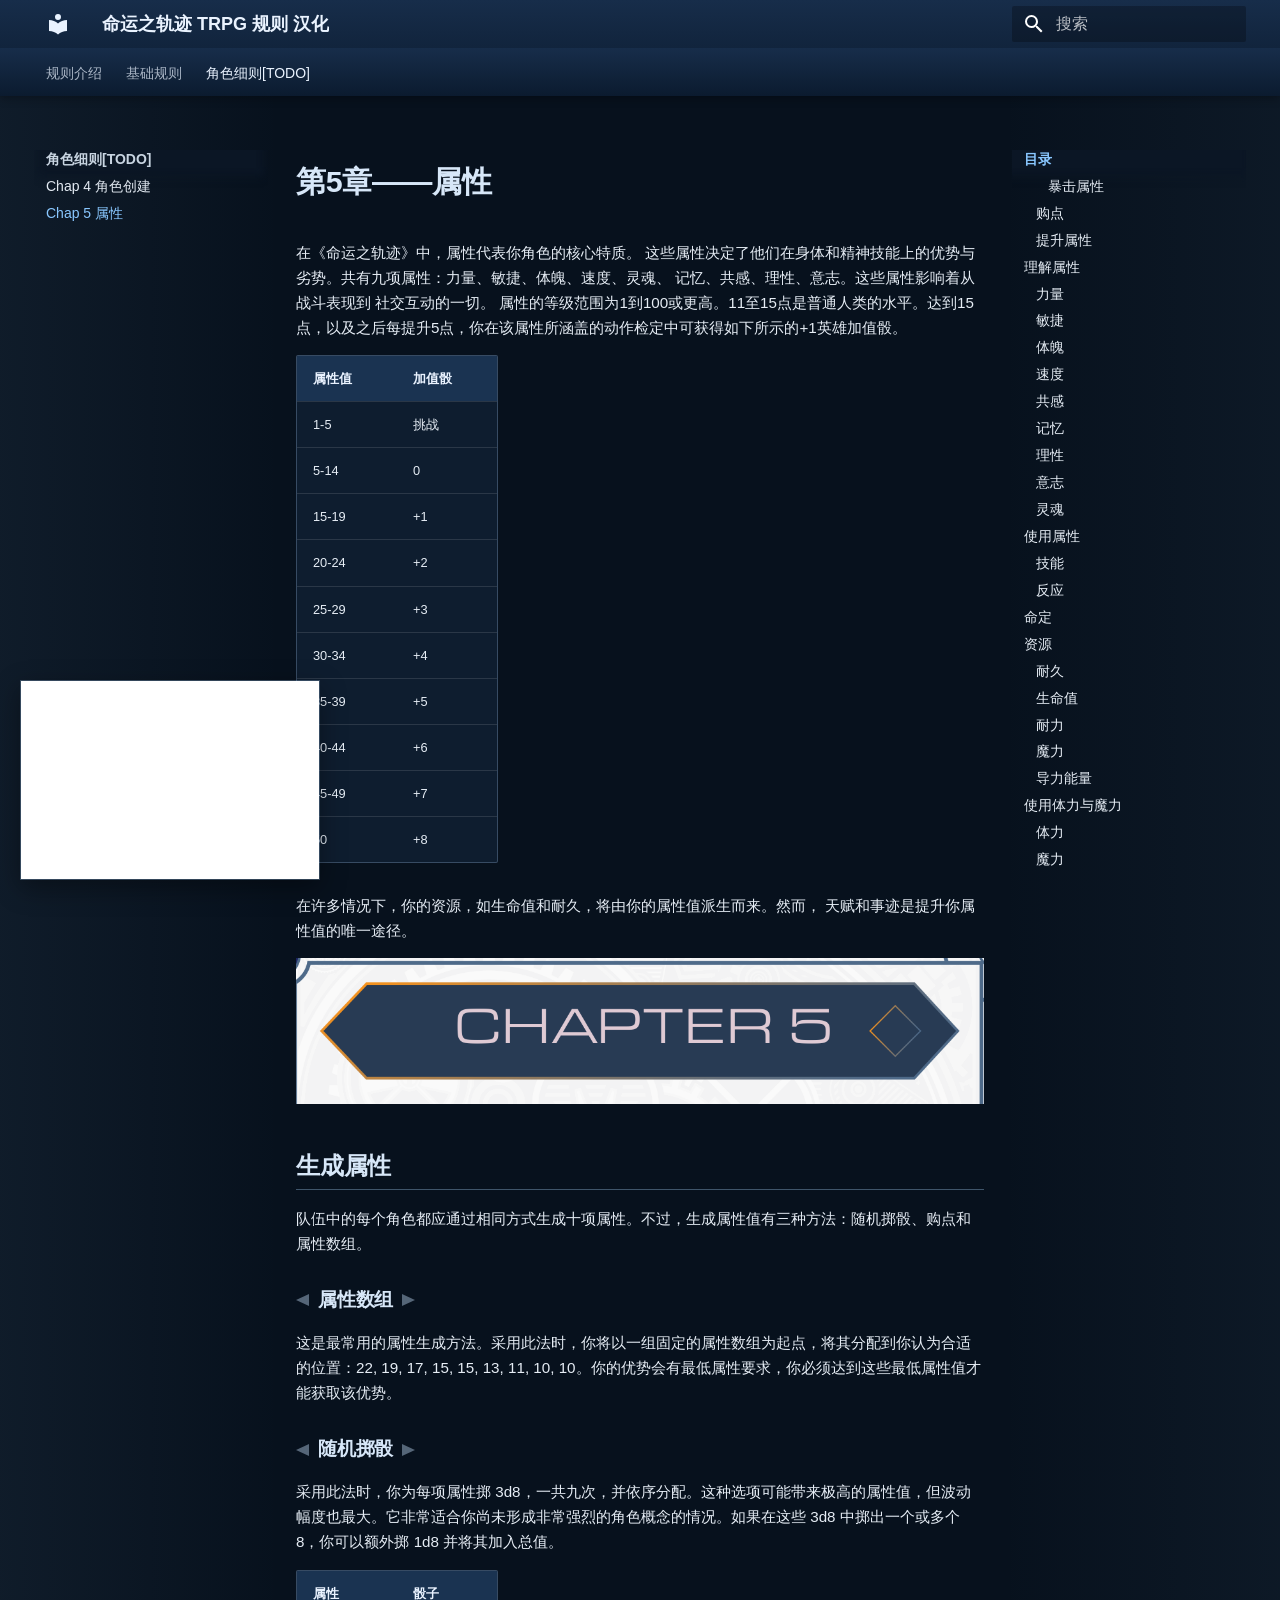
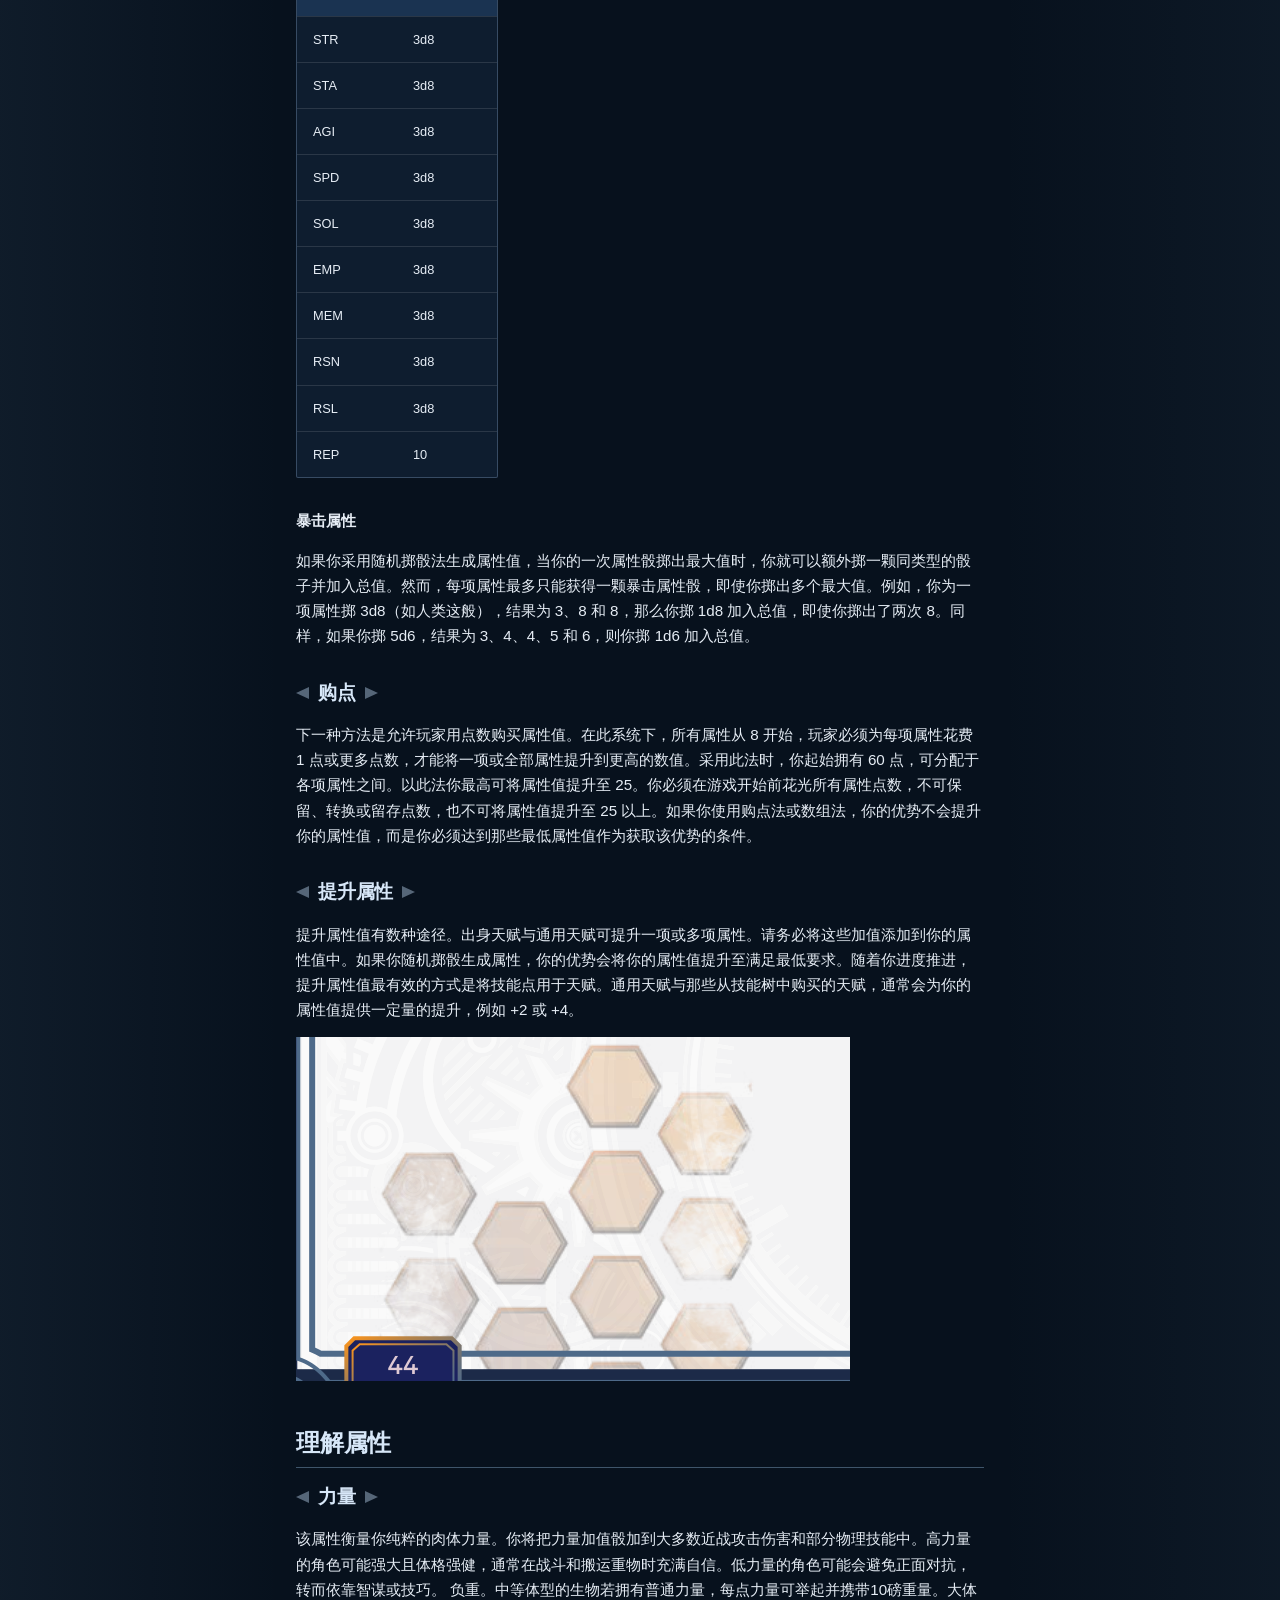
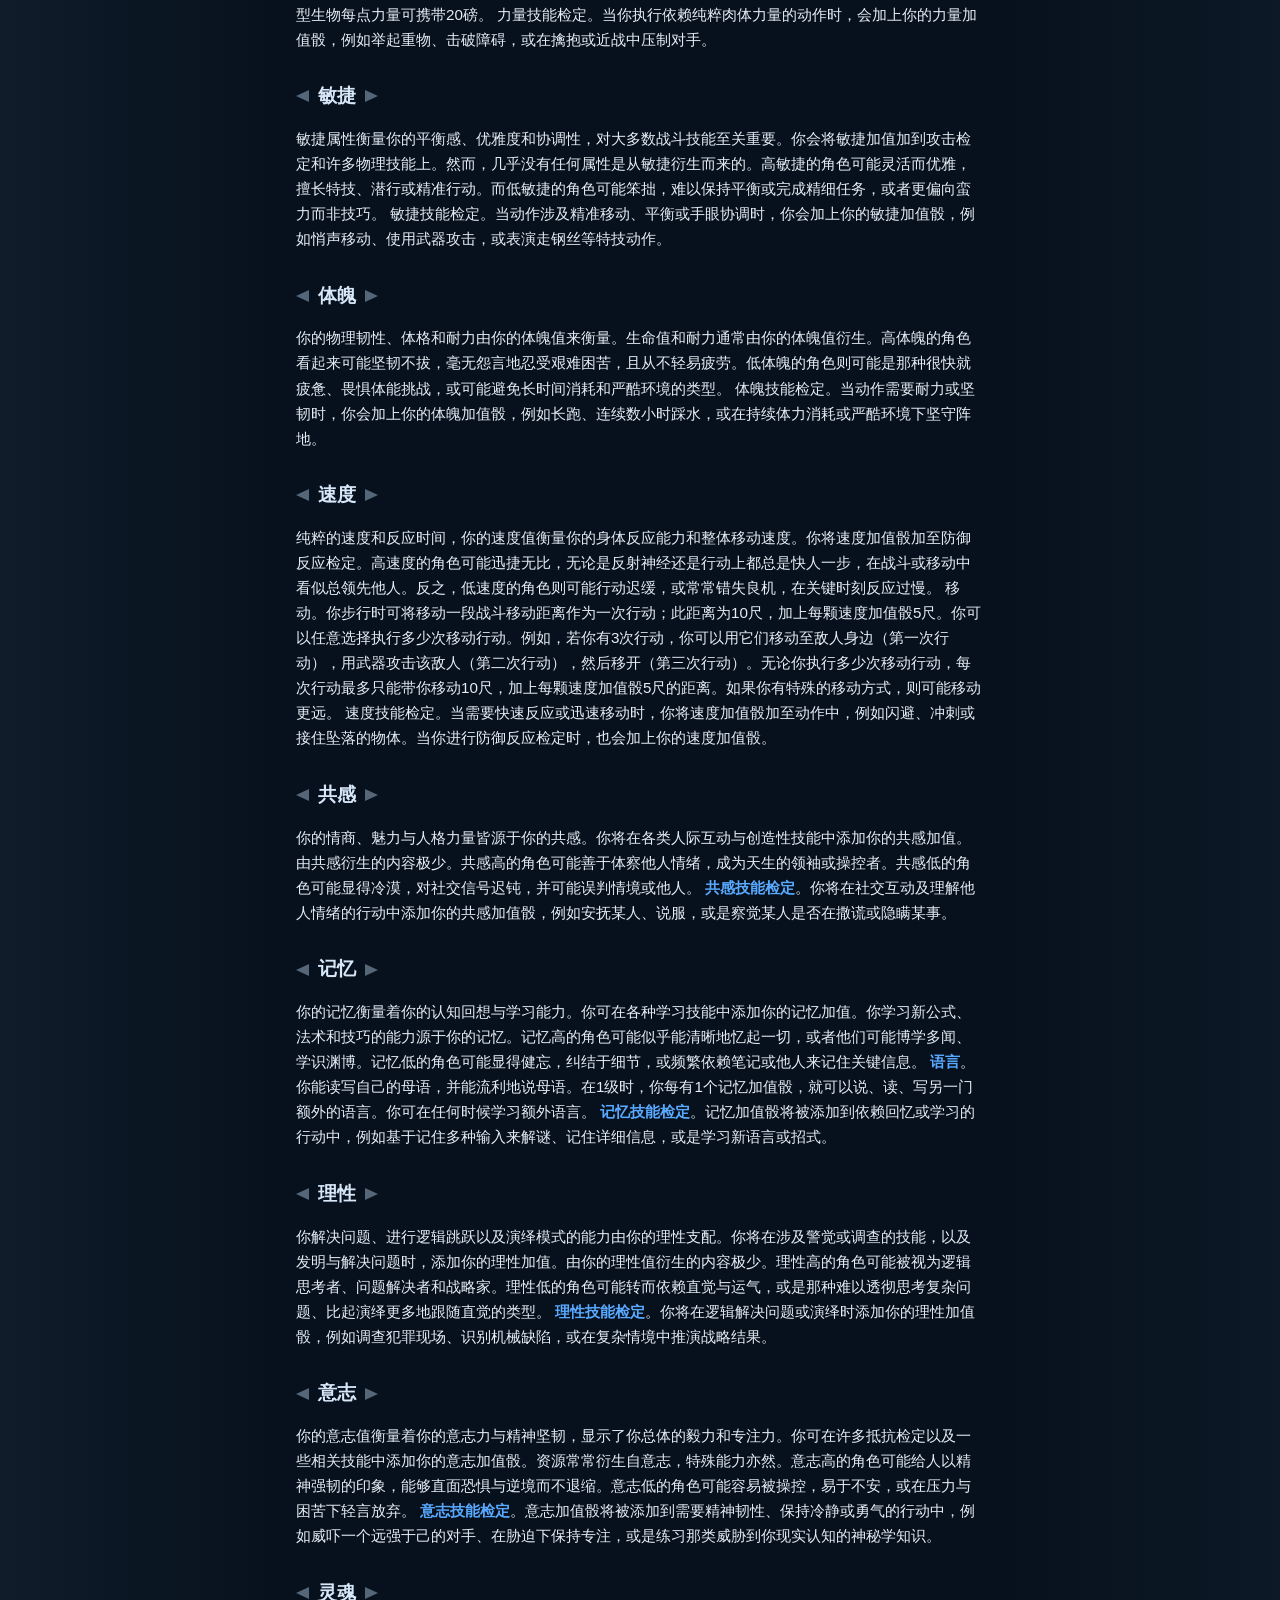
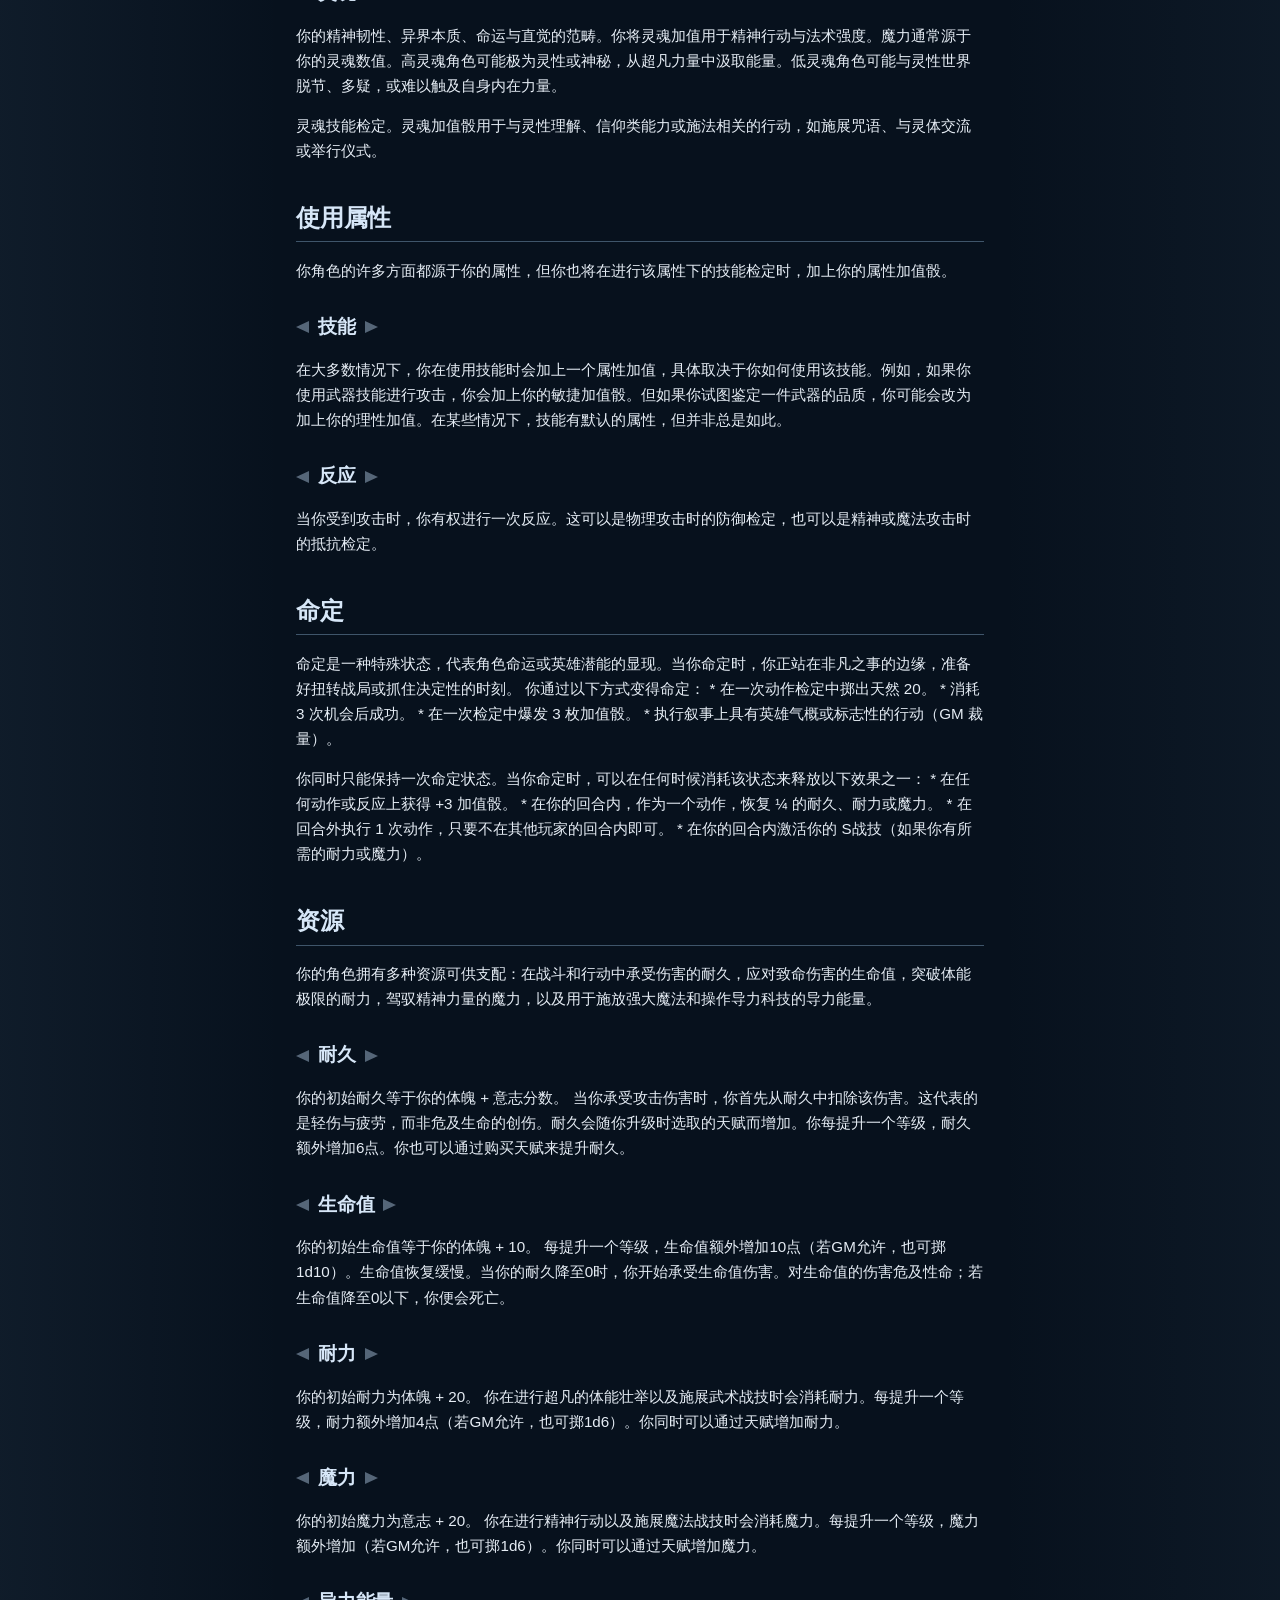
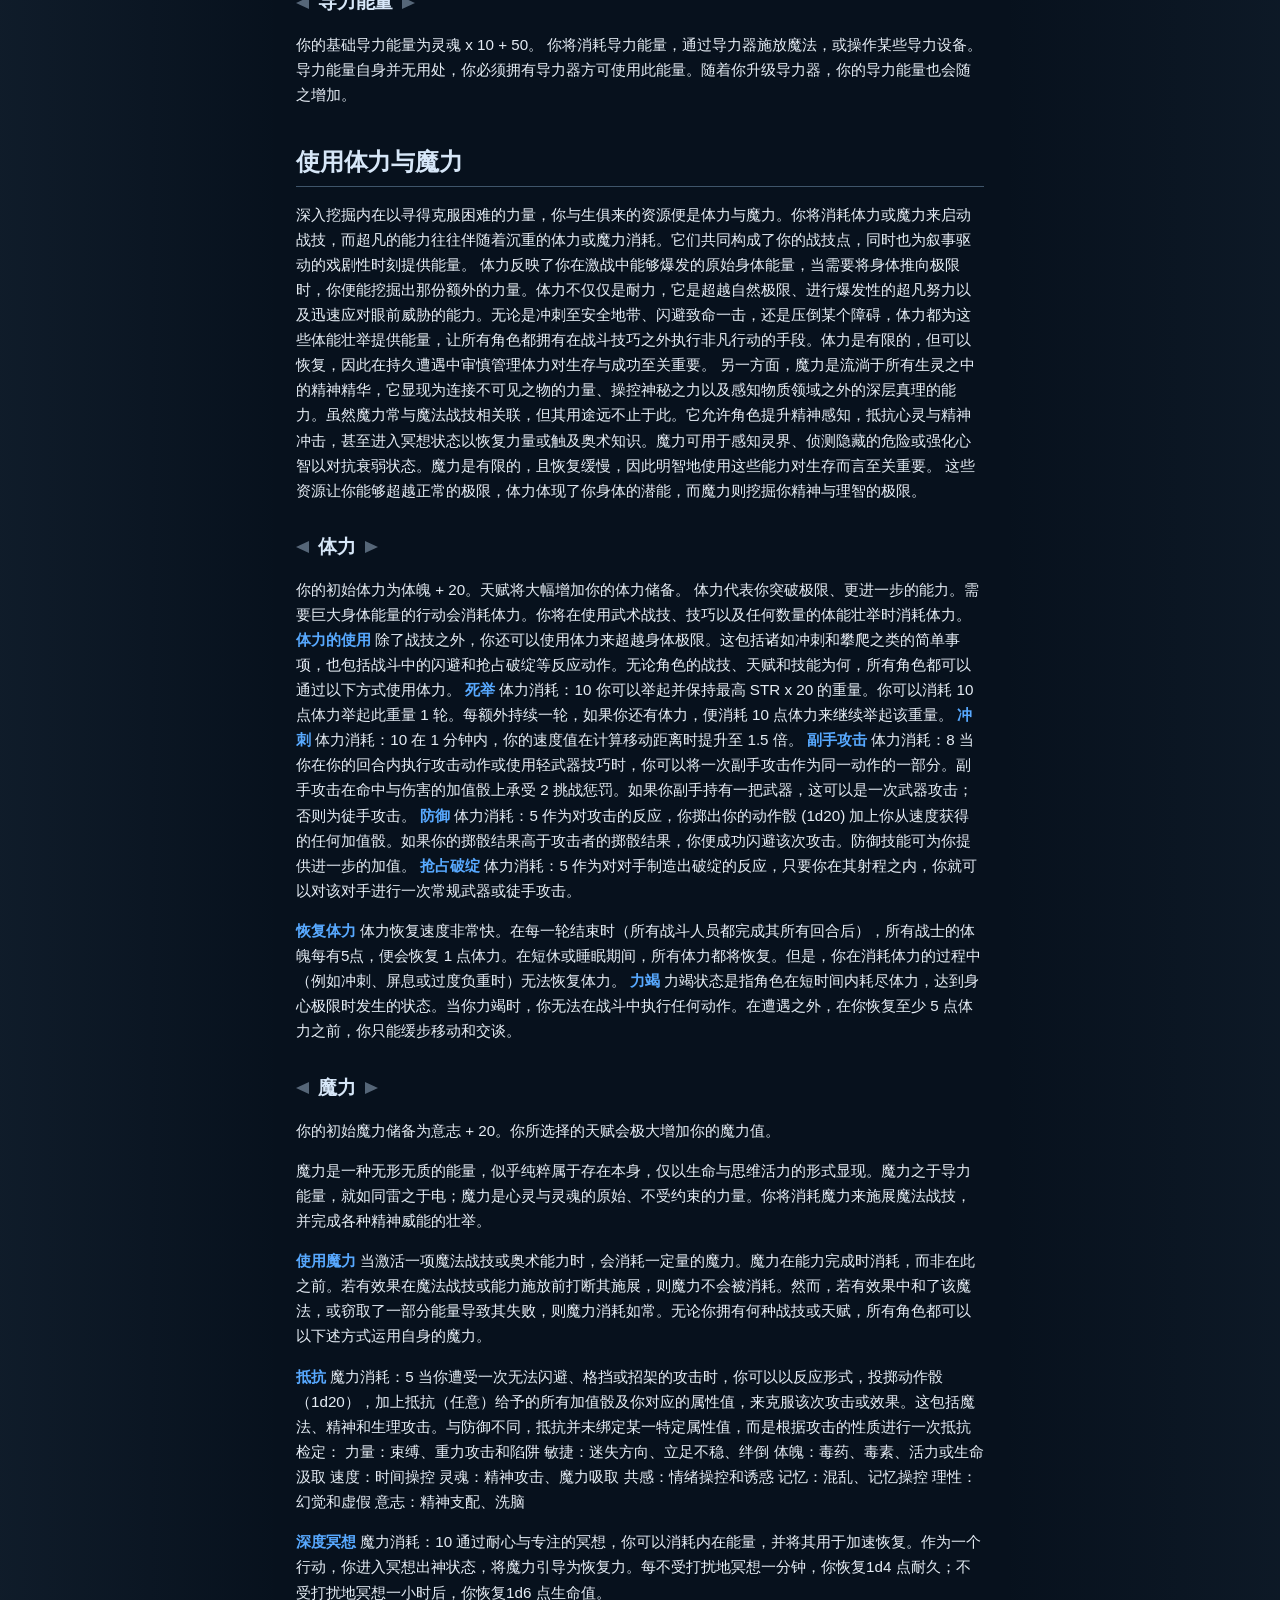
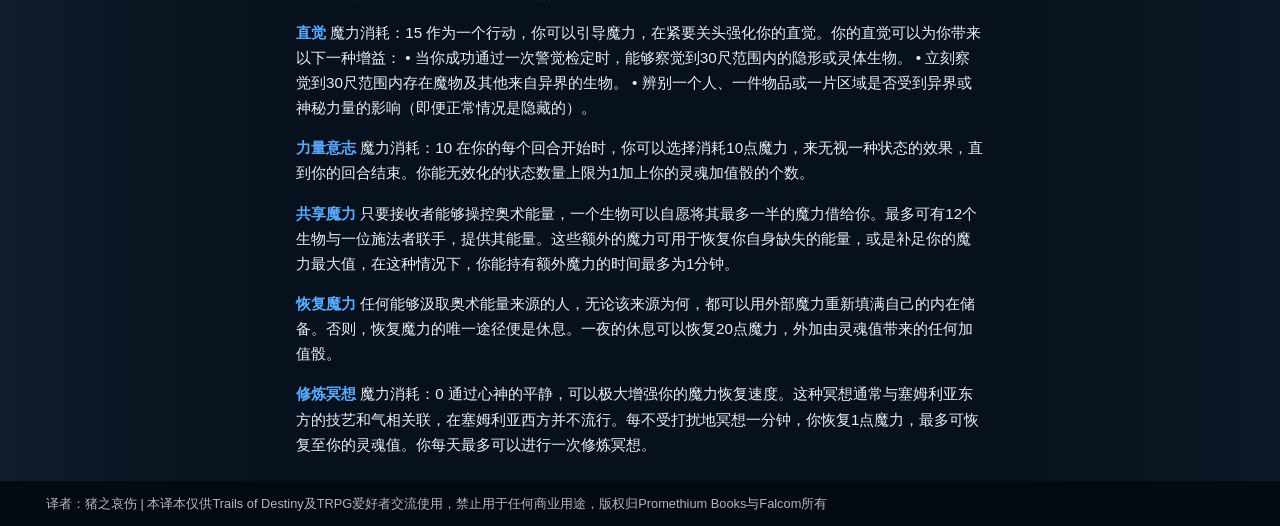
<file: 06_chapter_5_ability_scores/index.html>
<!doctype html>
<html lang="zh" class="no-js">
  <head>
    
      <meta charset="utf-8">
      <meta name="viewport" content="width=device-width,initial-scale=1">
      
        <meta name="description" content="《英雄传说：命运之轨迹》桌面角色扮演规则 汉化站">
      
      
      
        <link rel="canonical" href="https://pigeonxiong.github.io/trails_zh/06_chapter_5_ability_scores/">
      
      
        <link rel="prev" href="../05_chapter_4_building_characters/">
      
      
      
        
      
      
      <link rel="icon" href="../assets/images/favicon.png">
      <meta name="generator" content="mkdocs-1.6.1, mkdocs-material-9.7.6">
    
    
      
        <title>Chap 5 属性 - 命运之轨迹 TRPG 规则 汉化</title>
      
    
    
      <link rel="stylesheet" href="../assets/stylesheets/main.484c7ddc.min.css">
      
        
        <link rel="stylesheet" href="../assets/stylesheets/palette.ab4e12ef.min.css">
      
      


    
    
      
    
    
      
    
    
      <link rel="stylesheet" href="../stylesheets/parchment.css">
    
    <script>__md_scope=new URL("..",location),__md_hash=e=>[...e].reduce(((e,_)=>(e<<5)-e+_.charCodeAt(0)),0),__md_get=(e,_=localStorage,t=__md_scope)=>JSON.parse(_.getItem(t.pathname+"."+e)),__md_set=(e,_,t=localStorage,a=__md_scope)=>{try{t.setItem(a.pathname+"."+e,JSON.stringify(_))}catch(e){}}</script>
    
      

    
    
  </head>
  
  
    
    
    
    
    
    <body dir="ltr" data-md-color-scheme="slate" data-md-color-primary="brown" data-md-color-accent="amber">
  
    
    <input class="md-toggle" data-md-toggle="drawer" type="checkbox" id="__drawer" autocomplete="off">
    <input class="md-toggle" data-md-toggle="search" type="checkbox" id="__search" autocomplete="off">
    <label class="md-overlay" for="__drawer"></label>
    <div data-md-component="skip">
      
        
        <a href="#5" class="md-skip">
          跳转至
        </a>
      
    </div>
    <div data-md-component="announce">
      
    </div>
    
    
      

  

<header class="md-header md-header--shadow md-header--lifted" data-md-component="header">
  <nav class="md-header__inner md-grid" aria-label="页眉">
    <a href=".." title="命运之轨迹 TRPG 规则 汉化" class="md-header__button md-logo" aria-label="命运之轨迹 TRPG 规则 汉化" data-md-component="logo">
      
  
  <svg xmlns="http://www.w3.org/2000/svg" viewBox="0 0 24 24"><path d="M12 8a3 3 0 0 0 3-3 3 3 0 0 0-3-3 3 3 0 0 0-3 3 3 3 0 0 0 3 3m0 3.54C9.64 9.35 6.5 8 3 8v11c3.5 0 6.64 1.35 9 3.54 2.36-2.19 5.5-3.54 9-3.54V8c-3.5 0-6.64 1.35-9 3.54"/></svg>

    </a>
    <label class="md-header__button md-icon" for="__drawer">
      
      <svg xmlns="http://www.w3.org/2000/svg" viewBox="0 0 24 24"><path d="M3 6h18v2H3zm0 5h18v2H3zm0 5h18v2H3z"/></svg>
    </label>
    <div class="md-header__title" data-md-component="header-title">
      <div class="md-header__ellipsis">
        <div class="md-header__topic">
          <span class="md-ellipsis">
            命运之轨迹 TRPG 规则 汉化
          </span>
        </div>
        <div class="md-header__topic" data-md-component="header-topic">
          <span class="md-ellipsis">
            
              Chap 5 属性
            
          </span>
        </div>
      </div>
    </div>
    
      
    
    
    
    
      
      
        <label class="md-header__button md-icon" for="__search">
          
          <svg xmlns="http://www.w3.org/2000/svg" viewBox="0 0 24 24"><path d="M9.5 3A6.5 6.5 0 0 1 16 9.5c0 1.61-.59 3.09-1.56 4.23l.27.27h.79l5 5-1.5 1.5-5-5v-.79l-.27-.27A6.52 6.52 0 0 1 9.5 16 6.5 6.5 0 0 1 3 9.5 6.5 6.5 0 0 1 9.5 3m0 2C7 5 5 7 5 9.5S7 14 9.5 14 14 12 14 9.5 12 5 9.5 5"/></svg>
        </label>
        <div class="md-search" data-md-component="search" role="dialog">
  <label class="md-search__overlay" for="__search"></label>
  <div class="md-search__inner" role="search">
    <form class="md-search__form" name="search">
      <input type="text" class="md-search__input" name="query" aria-label="搜索" placeholder="搜索" autocapitalize="off" autocorrect="off" autocomplete="off" spellcheck="false" data-md-component="search-query" required>
      <label class="md-search__icon md-icon" for="__search">
        
        <svg xmlns="http://www.w3.org/2000/svg" viewBox="0 0 24 24"><path d="M9.5 3A6.5 6.5 0 0 1 16 9.5c0 1.61-.59 3.09-1.56 4.23l.27.27h.79l5 5-1.5 1.5-5-5v-.79l-.27-.27A6.52 6.52 0 0 1 9.5 16 6.5 6.5 0 0 1 3 9.5 6.5 6.5 0 0 1 9.5 3m0 2C7 5 5 7 5 9.5S7 14 9.5 14 14 12 14 9.5 12 5 9.5 5"/></svg>
        
        <svg xmlns="http://www.w3.org/2000/svg" viewBox="0 0 24 24"><path d="M20 11v2H8l5.5 5.5-1.42 1.42L4.16 12l7.92-7.92L13.5 5.5 8 11z"/></svg>
      </label>
      <nav class="md-search__options" aria-label="查找">
        
        <button type="reset" class="md-search__icon md-icon" title="清空当前内容" aria-label="清空当前内容" tabindex="-1">
          
          <svg xmlns="http://www.w3.org/2000/svg" viewBox="0 0 24 24"><path d="M19 6.41 17.59 5 12 10.59 6.41 5 5 6.41 10.59 12 5 17.59 6.41 19 12 13.41 17.59 19 19 17.59 13.41 12z"/></svg>
        </button>
      </nav>
      
    </form>
    <div class="md-search__output">
      <div class="md-search__scrollwrap" tabindex="0" data-md-scrollfix>
        <div class="md-search-result" data-md-component="search-result">
          <div class="md-search-result__meta">
            正在初始化搜索引擎
          </div>
          <ol class="md-search-result__list" role="presentation"></ol>
        </div>
      </div>
    </div>
  </div>
</div>
      
    
    
  </nav>
  
    
      
<nav class="md-tabs" aria-label="标签" data-md-component="tabs">
  <div class="md-grid">
    <ul class="md-tabs__list">
      
        
  
  
  
  
    
    
      <li class="md-tabs__item">
        <a href=".." class="md-tabs__link">
          
  
  
    
  
  规则介绍

        </a>
      </li>
    
  

      
        
  
  
  
  
    
    
      <li class="md-tabs__item">
        <a href="../02_chapter_1_playing_trails_of_destiny/" class="md-tabs__link">
          
  
  
    
  
  基础规则

        </a>
      </li>
    
  

      
        
  
  
  
    
  
  
    
    
      <li class="md-tabs__item md-tabs__item--active">
        <a href="../05_chapter_4_building_characters/" class="md-tabs__link">
          
  
  
    
  
  角色细则[TODO]

        </a>
      </li>
    
  

      
    </ul>
  </div>
</nav>
    
  
</header>
    
    <div class="md-container" data-md-component="container">
      
      
        
      
      <main class="md-main" data-md-component="main">
        <div class="md-main__inner md-grid">
          
            
              
              <div class="md-sidebar md-sidebar--primary" data-md-component="sidebar" data-md-type="navigation" >
                <div class="md-sidebar__scrollwrap">
                  <div class="md-sidebar__inner">
                    


  


<nav class="md-nav md-nav--primary md-nav--lifted" aria-label="导航栏" data-md-level="0">
  <label class="md-nav__title" for="__drawer">
    <a href=".." title="命运之轨迹 TRPG 规则 汉化" class="md-nav__button md-logo" aria-label="命运之轨迹 TRPG 规则 汉化" data-md-component="logo">
      
  
  <svg xmlns="http://www.w3.org/2000/svg" viewBox="0 0 24 24"><path d="M12 8a3 3 0 0 0 3-3 3 3 0 0 0-3-3 3 3 0 0 0-3 3 3 3 0 0 0 3 3m0 3.54C9.64 9.35 6.5 8 3 8v11c3.5 0 6.64 1.35 9 3.54 2.36-2.19 5.5-3.54 9-3.54V8c-3.5 0-6.64 1.35-9 3.54"/></svg>

    </a>
    命运之轨迹 TRPG 规则 汉化
  </label>
  
  <ul class="md-nav__list" data-md-scrollfix>
    
      
      
  
  
  
  
    
    
      
        
          
        
      
        
      
        
      
    
    
    
      
      
        
      
    
    
    <li class="md-nav__item md-nav__item--nested">
      
        
        
        <input class="md-nav__toggle md-toggle " type="checkbox" id="__nav_1" >
        
          
          <div class="md-nav__link md-nav__container">
            <a href=".." class="md-nav__link ">
              
  
  
  <span class="md-ellipsis">
    
  
    规则介绍
  

    
  </span>
  
  

            </a>
            
              
              <label class="md-nav__link " for="__nav_1" id="__nav_1_label" tabindex="0">
                <span class="md-nav__icon md-icon"></span>
              </label>
            
          </div>
        
        <nav class="md-nav" data-md-level="1" aria-labelledby="__nav_1_label" aria-expanded="false">
          <label class="md-nav__title" for="__nav_1">
            <span class="md-nav__icon md-icon"></span>
            
  
    规则介绍
  

          </label>
          <ul class="md-nav__list" data-md-scrollfix>
            
              
            
              
                
  
  
  
  
    <li class="md-nav__item">
      <a href="../01_introduction/" class="md-nav__link">
        
  
  
  <span class="md-ellipsis">
    
  
    Introduction 引言
  

    
  </span>
  
  

      </a>
    </li>
  

              
            
              
                
  
  
  
  
    <li class="md-nav__item">
      <a href="../00_quick_rules/" class="md-nav__link">
        
  
  
  <span class="md-ellipsis">
    
  
    Quick Rules 快速规则
  

    
  </span>
  
  

      </a>
    </li>
  

              
            
          </ul>
        </nav>
      
    </li>
  

    
      
      
  
  
  
  
    
    
      
        
      
        
      
        
      
    
    
    
      
      
        
      
    
    
    <li class="md-nav__item md-nav__item--nested">
      
        
        
        <input class="md-nav__toggle md-toggle " type="checkbox" id="__nav_2" >
        
          
          <label class="md-nav__link" for="__nav_2" id="__nav_2_label" tabindex="0">
            
  
  
  <span class="md-ellipsis">
    
  
    基础规则
  

    
  </span>
  
  

            <span class="md-nav__icon md-icon"></span>
          </label>
        
        <nav class="md-nav" data-md-level="1" aria-labelledby="__nav_2_label" aria-expanded="false">
          <label class="md-nav__title" for="__nav_2">
            <span class="md-nav__icon md-icon"></span>
            
  
    基础规则
  

          </label>
          <ul class="md-nav__list" data-md-scrollfix>
            
              
                
  
  
  
  
    <li class="md-nav__item">
      <a href="../02_chapter_1_playing_trails_of_destiny/" class="md-nav__link">
        
  
  
  <span class="md-ellipsis">
    
  
    Chap 1 游玩《命运之轨迹》
  

    
  </span>
  
  

      </a>
    </li>
  

              
            
              
                
  
  
  
  
    <li class="md-nav__item">
      <a href="../03_chapter_2_adventure/" class="md-nav__link">
        
  
  
  <span class="md-ellipsis">
    
  
    Chap 2 冒险
  

    
  </span>
  
  

      </a>
    </li>
  

              
            
              
                
  
  
  
  
    <li class="md-nav__item">
      <a href="../04_chapter_3_combat_action/" class="md-nav__link">
        
  
  
  <span class="md-ellipsis">
    
  
    Chap 3 战斗与动作[TODO]
  

    
  </span>
  
  

      </a>
    </li>
  

              
            
          </ul>
        </nav>
      
    </li>
  

    
      
      
  
  
    
  
  
  
    
    
      
        
      
        
      
    
    
    
      
        
        
      
      
        
      
    
    
    <li class="md-nav__item md-nav__item--active md-nav__item--section md-nav__item--nested">
      
        
        
        <input class="md-nav__toggle md-toggle " type="checkbox" id="__nav_3" checked>
        
          
          <label class="md-nav__link" for="__nav_3" id="__nav_3_label" tabindex="">
            
  
  
  <span class="md-ellipsis">
    
  
    角色细则[TODO]
  

    
  </span>
  
  

            <span class="md-nav__icon md-icon"></span>
          </label>
        
        <nav class="md-nav" data-md-level="1" aria-labelledby="__nav_3_label" aria-expanded="true">
          <label class="md-nav__title" for="__nav_3">
            <span class="md-nav__icon md-icon"></span>
            
  
    角色细则[TODO]
  

          </label>
          <ul class="md-nav__list" data-md-scrollfix>
            
              
                
  
  
  
  
    <li class="md-nav__item">
      <a href="../05_chapter_4_building_characters/" class="md-nav__link">
        
  
  
  <span class="md-ellipsis">
    
  
    Chap 4 角色创建
  

    
  </span>
  
  

      </a>
    </li>
  

              
            
              
                
  
  
    
  
  
  
    <li class="md-nav__item md-nav__item--active">
      
      <input class="md-nav__toggle md-toggle" type="checkbox" id="__toc">
      
      
        
      
      
        <label class="md-nav__link md-nav__link--active" for="__toc">
          
  
  
  <span class="md-ellipsis">
    
  
    Chap 5 属性
  

    
  </span>
  
  

          <span class="md-nav__icon md-icon"></span>
        </label>
      
      <a href="./" class="md-nav__link md-nav__link--active">
        
  
  
  <span class="md-ellipsis">
    
  
    Chap 5 属性
  

    
  </span>
  
  

      </a>
      
        

<nav class="md-nav md-nav--secondary" aria-label="目录">
  
  
  
    
  
  
    <label class="md-nav__title" for="__toc">
      <span class="md-nav__icon md-icon"></span>
      目录
    </label>
    <ul class="md-nav__list" data-md-component="toc" data-md-scrollfix>
      
        <li class="md-nav__item">
  <a href="#_1" class="md-nav__link">
    <span class="md-ellipsis">
      
        生成属性
      
    </span>
  </a>
  
    <nav class="md-nav" aria-label="生成属性">
      <ul class="md-nav__list">
        
          <li class="md-nav__item">
  <a href="#_2" class="md-nav__link">
    <span class="md-ellipsis">
      
        属性数组
      
    </span>
  </a>
  
</li>
        
          <li class="md-nav__item">
  <a href="#_3" class="md-nav__link">
    <span class="md-ellipsis">
      
        随机掷骰
      
    </span>
  </a>
  
    <nav class="md-nav" aria-label="随机掷骰">
      <ul class="md-nav__list">
        
          <li class="md-nav__item">
  <a href="#_4" class="md-nav__link">
    <span class="md-ellipsis">
      
        暴击属性
      
    </span>
  </a>
  
</li>
        
      </ul>
    </nav>
  
</li>
        
          <li class="md-nav__item">
  <a href="#_5" class="md-nav__link">
    <span class="md-ellipsis">
      
        购点
      
    </span>
  </a>
  
</li>
        
          <li class="md-nav__item">
  <a href="#_6" class="md-nav__link">
    <span class="md-ellipsis">
      
        提升属性
      
    </span>
  </a>
  
</li>
        
      </ul>
    </nav>
  
</li>
      
        <li class="md-nav__item">
  <a href="#_7" class="md-nav__link">
    <span class="md-ellipsis">
      
        理解属性
      
    </span>
  </a>
  
    <nav class="md-nav" aria-label="理解属性">
      <ul class="md-nav__list">
        
          <li class="md-nav__item">
  <a href="#_8" class="md-nav__link">
    <span class="md-ellipsis">
      
        力量
      
    </span>
  </a>
  
</li>
        
          <li class="md-nav__item">
  <a href="#_9" class="md-nav__link">
    <span class="md-ellipsis">
      
        敏捷
      
    </span>
  </a>
  
</li>
        
          <li class="md-nav__item">
  <a href="#_10" class="md-nav__link">
    <span class="md-ellipsis">
      
        体魄
      
    </span>
  </a>
  
</li>
        
          <li class="md-nav__item">
  <a href="#_11" class="md-nav__link">
    <span class="md-ellipsis">
      
        速度
      
    </span>
  </a>
  
</li>
        
          <li class="md-nav__item">
  <a href="#_12" class="md-nav__link">
    <span class="md-ellipsis">
      
        共感
      
    </span>
  </a>
  
</li>
        
          <li class="md-nav__item">
  <a href="#_13" class="md-nav__link">
    <span class="md-ellipsis">
      
        记忆
      
    </span>
  </a>
  
</li>
        
          <li class="md-nav__item">
  <a href="#_14" class="md-nav__link">
    <span class="md-ellipsis">
      
        理性
      
    </span>
  </a>
  
</li>
        
          <li class="md-nav__item">
  <a href="#_15" class="md-nav__link">
    <span class="md-ellipsis">
      
        意志
      
    </span>
  </a>
  
</li>
        
          <li class="md-nav__item">
  <a href="#_16" class="md-nav__link">
    <span class="md-ellipsis">
      
        灵魂
      
    </span>
  </a>
  
</li>
        
      </ul>
    </nav>
  
</li>
      
        <li class="md-nav__item">
  <a href="#_17" class="md-nav__link">
    <span class="md-ellipsis">
      
        使用属性
      
    </span>
  </a>
  
    <nav class="md-nav" aria-label="使用属性">
      <ul class="md-nav__list">
        
          <li class="md-nav__item">
  <a href="#_18" class="md-nav__link">
    <span class="md-ellipsis">
      
        技能
      
    </span>
  </a>
  
</li>
        
          <li class="md-nav__item">
  <a href="#_19" class="md-nav__link">
    <span class="md-ellipsis">
      
        反应
      
    </span>
  </a>
  
</li>
        
      </ul>
    </nav>
  
</li>
      
        <li class="md-nav__item">
  <a href="#_20" class="md-nav__link">
    <span class="md-ellipsis">
      
        命定
      
    </span>
  </a>
  
</li>
      
        <li class="md-nav__item">
  <a href="#_21" class="md-nav__link">
    <span class="md-ellipsis">
      
        资源
      
    </span>
  </a>
  
    <nav class="md-nav" aria-label="资源">
      <ul class="md-nav__list">
        
          <li class="md-nav__item">
  <a href="#_22" class="md-nav__link">
    <span class="md-ellipsis">
      
        耐久
      
    </span>
  </a>
  
</li>
        
          <li class="md-nav__item">
  <a href="#_23" class="md-nav__link">
    <span class="md-ellipsis">
      
        生命值
      
    </span>
  </a>
  
</li>
        
          <li class="md-nav__item">
  <a href="#_24" class="md-nav__link">
    <span class="md-ellipsis">
      
        耐力
      
    </span>
  </a>
  
</li>
        
          <li class="md-nav__item">
  <a href="#_25" class="md-nav__link">
    <span class="md-ellipsis">
      
        魔力
      
    </span>
  </a>
  
</li>
        
          <li class="md-nav__item">
  <a href="#_26" class="md-nav__link">
    <span class="md-ellipsis">
      
        导力能量
      
    </span>
  </a>
  
</li>
        
      </ul>
    </nav>
  
</li>
      
        <li class="md-nav__item">
  <a href="#_27" class="md-nav__link">
    <span class="md-ellipsis">
      
        使用体力与魔力
      
    </span>
  </a>
  
    <nav class="md-nav" aria-label="使用体力与魔力">
      <ul class="md-nav__list">
        
          <li class="md-nav__item">
  <a href="#_28" class="md-nav__link">
    <span class="md-ellipsis">
      
        体力
      
    </span>
  </a>
  
</li>
        
          <li class="md-nav__item">
  <a href="#_29" class="md-nav__link">
    <span class="md-ellipsis">
      
        魔力
      
    </span>
  </a>
  
</li>
        
      </ul>
    </nav>
  
</li>
      
    </ul>
  
</nav>
      
    </li>
  

              
            
          </ul>
        </nav>
      
    </li>
  

    
  </ul>
</nav>
                  </div>
                </div>
              </div>
            
            
              
              <div class="md-sidebar md-sidebar--secondary" data-md-component="sidebar" data-md-type="toc" >
                <div class="md-sidebar__scrollwrap">
                  <div class="md-sidebar__inner">
                    

<nav class="md-nav md-nav--secondary" aria-label="目录">
  
  
  
    
  
  
    <label class="md-nav__title" for="__toc">
      <span class="md-nav__icon md-icon"></span>
      目录
    </label>
    <ul class="md-nav__list" data-md-component="toc" data-md-scrollfix>
      
        <li class="md-nav__item">
  <a href="#_1" class="md-nav__link">
    <span class="md-ellipsis">
      
        生成属性
      
    </span>
  </a>
  
    <nav class="md-nav" aria-label="生成属性">
      <ul class="md-nav__list">
        
          <li class="md-nav__item">
  <a href="#_2" class="md-nav__link">
    <span class="md-ellipsis">
      
        属性数组
      
    </span>
  </a>
  
</li>
        
          <li class="md-nav__item">
  <a href="#_3" class="md-nav__link">
    <span class="md-ellipsis">
      
        随机掷骰
      
    </span>
  </a>
  
    <nav class="md-nav" aria-label="随机掷骰">
      <ul class="md-nav__list">
        
          <li class="md-nav__item">
  <a href="#_4" class="md-nav__link">
    <span class="md-ellipsis">
      
        暴击属性
      
    </span>
  </a>
  
</li>
        
      </ul>
    </nav>
  
</li>
        
          <li class="md-nav__item">
  <a href="#_5" class="md-nav__link">
    <span class="md-ellipsis">
      
        购点
      
    </span>
  </a>
  
</li>
        
          <li class="md-nav__item">
  <a href="#_6" class="md-nav__link">
    <span class="md-ellipsis">
      
        提升属性
      
    </span>
  </a>
  
</li>
        
      </ul>
    </nav>
  
</li>
      
        <li class="md-nav__item">
  <a href="#_7" class="md-nav__link">
    <span class="md-ellipsis">
      
        理解属性
      
    </span>
  </a>
  
    <nav class="md-nav" aria-label="理解属性">
      <ul class="md-nav__list">
        
          <li class="md-nav__item">
  <a href="#_8" class="md-nav__link">
    <span class="md-ellipsis">
      
        力量
      
    </span>
  </a>
  
</li>
        
          <li class="md-nav__item">
  <a href="#_9" class="md-nav__link">
    <span class="md-ellipsis">
      
        敏捷
      
    </span>
  </a>
  
</li>
        
          <li class="md-nav__item">
  <a href="#_10" class="md-nav__link">
    <span class="md-ellipsis">
      
        体魄
      
    </span>
  </a>
  
</li>
        
          <li class="md-nav__item">
  <a href="#_11" class="md-nav__link">
    <span class="md-ellipsis">
      
        速度
      
    </span>
  </a>
  
</li>
        
          <li class="md-nav__item">
  <a href="#_12" class="md-nav__link">
    <span class="md-ellipsis">
      
        共感
      
    </span>
  </a>
  
</li>
        
          <li class="md-nav__item">
  <a href="#_13" class="md-nav__link">
    <span class="md-ellipsis">
      
        记忆
      
    </span>
  </a>
  
</li>
        
          <li class="md-nav__item">
  <a href="#_14" class="md-nav__link">
    <span class="md-ellipsis">
      
        理性
      
    </span>
  </a>
  
</li>
        
          <li class="md-nav__item">
  <a href="#_15" class="md-nav__link">
    <span class="md-ellipsis">
      
        意志
      
    </span>
  </a>
  
</li>
        
          <li class="md-nav__item">
  <a href="#_16" class="md-nav__link">
    <span class="md-ellipsis">
      
        灵魂
      
    </span>
  </a>
  
</li>
        
      </ul>
    </nav>
  
</li>
      
        <li class="md-nav__item">
  <a href="#_17" class="md-nav__link">
    <span class="md-ellipsis">
      
        使用属性
      
    </span>
  </a>
  
    <nav class="md-nav" aria-label="使用属性">
      <ul class="md-nav__list">
        
          <li class="md-nav__item">
  <a href="#_18" class="md-nav__link">
    <span class="md-ellipsis">
      
        技能
      
    </span>
  </a>
  
</li>
        
          <li class="md-nav__item">
  <a href="#_19" class="md-nav__link">
    <span class="md-ellipsis">
      
        反应
      
    </span>
  </a>
  
</li>
        
      </ul>
    </nav>
  
</li>
      
        <li class="md-nav__item">
  <a href="#_20" class="md-nav__link">
    <span class="md-ellipsis">
      
        命定
      
    </span>
  </a>
  
</li>
      
        <li class="md-nav__item">
  <a href="#_21" class="md-nav__link">
    <span class="md-ellipsis">
      
        资源
      
    </span>
  </a>
  
    <nav class="md-nav" aria-label="资源">
      <ul class="md-nav__list">
        
          <li class="md-nav__item">
  <a href="#_22" class="md-nav__link">
    <span class="md-ellipsis">
      
        耐久
      
    </span>
  </a>
  
</li>
        
          <li class="md-nav__item">
  <a href="#_23" class="md-nav__link">
    <span class="md-ellipsis">
      
        生命值
      
    </span>
  </a>
  
</li>
        
          <li class="md-nav__item">
  <a href="#_24" class="md-nav__link">
    <span class="md-ellipsis">
      
        耐力
      
    </span>
  </a>
  
</li>
        
          <li class="md-nav__item">
  <a href="#_25" class="md-nav__link">
    <span class="md-ellipsis">
      
        魔力
      
    </span>
  </a>
  
</li>
        
          <li class="md-nav__item">
  <a href="#_26" class="md-nav__link">
    <span class="md-ellipsis">
      
        导力能量
      
    </span>
  </a>
  
</li>
        
      </ul>
    </nav>
  
</li>
      
        <li class="md-nav__item">
  <a href="#_27" class="md-nav__link">
    <span class="md-ellipsis">
      
        使用体力与魔力
      
    </span>
  </a>
  
    <nav class="md-nav" aria-label="使用体力与魔力">
      <ul class="md-nav__list">
        
          <li class="md-nav__item">
  <a href="#_28" class="md-nav__link">
    <span class="md-ellipsis">
      
        体力
      
    </span>
  </a>
  
</li>
        
          <li class="md-nav__item">
  <a href="#_29" class="md-nav__link">
    <span class="md-ellipsis">
      
        魔力
      
    </span>
  </a>
  
</li>
        
      </ul>
    </nav>
  
</li>
      
    </ul>
  
</nav>
                  </div>
                </div>
              </div>
            
          
          
            <div class="md-content" data-md-component="content">
              
              <article class="md-content__inner md-typeset">
                
                  



<h1 id="5">第5章——属性</h1>
<p>在《命运之轨迹》中，属性代表你角色的核心特质。
这些属性决定了他们在身体和精神技能上的优势与劣势。共有九项属性：力量、敏捷、体魄、速度、灵魂、
记忆、共感、理性、意志。这些属性影响着从战斗表现到
社交互动的一切。
属性的等级范围为1到100或更高。11至15点是普通人类的水平。达到15点，以及之后每提升5点，你在该属性所涵盖的动作检定中可获得如下所示的+1英雄加值骰。</p>
<table>
<thead>
<tr>
<th>属性值</th>
<th>加值骰</th>
</tr>
</thead>
<tbody>
<tr>
<td>1-5</td>
<td>挑战</td>
</tr>
<tr>
<td>5-14</td>
<td>0</td>
</tr>
<tr>
<td>15-19</td>
<td>+1</td>
</tr>
<tr>
<td>20-24</td>
<td>+2</td>
</tr>
<tr>
<td>25-29</td>
<td>+3</td>
</tr>
<tr>
<td>30-34</td>
<td>+4</td>
</tr>
<tr>
<td>35-39</td>
<td>+5</td>
</tr>
<tr>
<td>40-44</td>
<td>+6</td>
</tr>
<tr>
<td>45-49</td>
<td>+7</td>
</tr>
<tr>
<td>50</td>
<td>+8</td>
</tr>
</tbody>
</table>
<p>在许多情况下，你的资源，如生命值和耐久，将由你的属性值派生而来。然而，
天赋和事迹是提升你属性值的唯一途径。</p>
<p><img alt="" src="../assets/p044_34.png" /></p>
<h2 id="_1">生成属性</h2>
<p>队伍中的每个角色都应通过相同方式生成十项属性。不过，生成属性值有三种方法：随机掷骰、购点和属性数组。</p>
<h3 id="_2">属性数组</h3>
<p>这是最常用的属性生成方法。采用此法时，你将以一组固定的属性数组为起点，将其分配到你认为合适的位置：22, 19, 17, 15, 15, 13, 11, 10, 10。你的优势会有最低属性要求，你必须达到这些最低属性值才能获取该优势。</p>
<h3 id="_3">随机掷骰</h3>
<p>采用此法时，你为每项属性掷 3d8，一共九次，并依序分配。这种选项可能带来极高的属性值，但波动幅度也最大。它非常适合你尚未形成非常强烈的角色概念的情况。如果在这些 3d8 中掷出一个或多个 8，你可以额外掷 1d8 并将其加入总值。</p>
<table>
<thead>
<tr>
<th>属性</th>
<th>骰子</th>
</tr>
</thead>
<tbody>
<tr>
<td>STR</td>
<td>3d8</td>
</tr>
<tr>
<td>STA</td>
<td>3d8</td>
</tr>
<tr>
<td>AGI</td>
<td>3d8</td>
</tr>
<tr>
<td>SPD</td>
<td>3d8</td>
</tr>
<tr>
<td>SOL</td>
<td>3d8</td>
</tr>
<tr>
<td>EMP</td>
<td>3d8</td>
</tr>
<tr>
<td>MEM</td>
<td>3d8</td>
</tr>
<tr>
<td>RSN</td>
<td>3d8</td>
</tr>
<tr>
<td>RSL</td>
<td>3d8</td>
</tr>
<tr>
<td>REP</td>
<td>10</td>
</tr>
</tbody>
</table>
<h4 id="_4">暴击属性</h4>
<p>如果你采用随机掷骰法生成属性值，当你的一次属性骰掷出最大值时，你就可以额外掷一颗同类型的骰子并加入总值。然而，每项属性最多只能获得一颗暴击属性骰，即使你掷出多个最大值。例如，你为一项属性掷 3d8（如人类这般），结果为 3、8 和 8，那么你掷 1d8 加入总值，即使你掷出了两次 8。同样，如果你掷 5d6，结果为 3、4、4、5 和 6，则你掷 1d6 加入总值。</p>
<h3 id="_5">购点</h3>
<p>下一种方法是允许玩家用点数购买属性值。在此系统下，所有属性从 8 开始，玩家必须为每项属性花费 1 点或更多点数，才能将一项或全部属性提升到更高的数值。采用此法时，你起始拥有 60 点，可分配于各项属性之间。以此法你最高可将属性值提升至 25。你必须在游戏开始前花光所有属性点数，不可保留、转换或留存点数，也不可将属性值提升至 25 以上。如果你使用购点法或数组法，你的优势不会提升你的属性值，而是你必须达到那些最低属性值作为获取该优势的条件。</p>
<h3 id="_6">提升属性</h3>
<p>提升属性值有数种途径。出身天赋与通用天赋可提升一项或多项属性。请务必将这些加值添加到你的属性值中。如果你随机掷骰生成属性，你的优势会将你的属性值提升至满足最低要求。随着你进度推进，提升属性值最有效的方式是将技能点用于天赋。通用天赋与那些从技能树中购买的天赋，通常会为你的属性值提供一定量的提升，例如 +2 或 +4。</p>
<p><img alt="" src="../assets/p045_35.png" /></p>
<h2 id="_7">理解属性</h2>
<h3 id="_8">力量</h3>
<p>该属性衡量你纯粹的肉体力量。你将把力量加值骰加到大多数近战攻击伤害和部分物理技能中。高力量的角色可能强大且体格强健，通常在战斗和搬运重物时充满自信。低力量的角色可能会避免正面对抗，转而依靠智谋或技巧。
负重。中等体型的生物若拥有普通力量，每点力量可举起并携带10磅重量。大体型生物每点力量可携带20磅。
力量技能检定。当你执行依赖纯粹肉体力量的动作时，会加上你的力量加值骰，例如举起重物、击破障碍，或在擒抱或近战中压制对手。</p>
<h3 id="_9">敏捷</h3>
<p>敏捷属性衡量你的平衡感、优雅度和协调性，对大多数战斗技能至关重要。你会将敏捷加值加到攻击检定和许多物理技能上。然而，几乎没有任何属性是从敏捷衍生而来的。高敏捷的角色可能灵活而优雅，擅长特技、潜行或精准行动。而低敏捷的角色可能笨拙，难以保持平衡或完成精细任务，或者更偏向蛮力而非技巧。
敏捷技能检定。当动作涉及精准移动、平衡或手眼协调时，你会加上你的敏捷加值骰，例如悄声移动、使用武器攻击，或表演走钢丝等特技动作。</p>
<h3 id="_10">体魄</h3>
<p>你的物理韧性、体格和耐力由你的体魄值来衡量。生命值和耐力通常由你的体魄值衍生。高体魄的角色看起来可能坚韧不拔，毫无怨言地忍受艰难困苦，且从不轻易疲劳。低体魄的角色则可能是那种很快就疲惫、畏惧体能挑战，或可能避免长时间消耗和严酷环境的类型。
体魄技能检定。当动作需要耐力或坚韧时，你会加上你的体魄加值骰，例如长跑、连续数小时踩水，或在持续体力消耗或严酷环境下坚守阵地。</p>
<h3 id="_11">速度</h3>
<p>纯粹的速度和反应时间，你的速度值衡量你的身体反应能力和整体移动速度。你将速度加值骰加至防御反应检定。高速度的角色可能迅捷无比，无论是反射神经还是行动上都总是快人一步，在战斗或移动中看似总领先他人。反之，低速度的角色则可能行动迟缓，或常常错失良机，在关键时刻反应过慢。
移动。你步行时可将移动一段战斗移动距离作为一次行动；此距离为10尺，加上每颗速度加值骰5尺。你可以任意选择执行多少次移动行动。例如，若你有3次行动，你可以用它们移动至敌人身边（第一次行动），用武器攻击该敌人（第二次行动），然后移开（第三次行动）。无论你执行多少次移动行动，每次行动最多只能带你移动10尺，加上每颗速度加值骰5尺的距离。如果你有特殊的移动方式，则可能移动更远。
速度技能检定。当需要快速反应或迅速移动时，你将速度加值骰加至动作中，例如闪避、冲刺或接住坠落的物体。当你进行防御反应检定时，也会加上你的速度加值骰。</p>
<h3 id="_12">共感</h3>
<p>你的情商、魅力与人格力量皆源于你的共感。你将在各类人际互动与创造性技能中添加你的共感加值。由共感衍生的内容极少。共感高的角色可能善于体察他人情绪，成为天生的领袖或操控者。共感低的角色可能显得冷漠，对社交信号迟钝，并可能误判情境或他人。
<strong>共感技能检定</strong>。你将在社交互动及理解他人情绪的行动中添加你的共感加值骰，例如安抚某人、说服，或是察觉某人是否在撒谎或隐瞒某事。</p>
<h3 id="_13">记忆</h3>
<p>你的记忆衡量着你的认知回想与学习能力。你可在各种学习技能中添加你的记忆加值。你学习新公式、法术和技巧的能力源于你的记忆。记忆高的角色可能似乎能清晰地忆起一切，或者他们可能博学多闻、学识渊博。记忆低的角色可能显得健忘，纠结于细节，或频繁依赖笔记或他人来记住关键信息。
<strong>语言</strong>。你能读写自己的母语，并能流利地说母语。在1级时，你每有1个记忆加值骰，就可以说、读、写另一门额外的语言。你可在任何时候学习额外语言。
<strong>记忆技能检定</strong>。记忆加值骰将被添加到依赖回忆或学习的行动中，例如基于记住多种输入来解谜、记住详细信息，或是学习新语言或招式。</p>
<h3 id="_14">理性</h3>
<p>你解决问题、进行逻辑跳跃以及演绎模式的能力由你的理性支配。你将在涉及警觉或调查的技能，以及发明与解决问题时，添加你的理性加值。由你的理性值衍生的内容极少。理性高的角色可能被视为逻辑思考者、问题解决者和战略家。理性低的角色可能转而依赖直觉与运气，或是那种难以透彻思考复杂问题、比起演绎更多地跟随直觉的类型。
<strong>理性技能检定</strong>。你将在逻辑解决问题或演绎时添加你的理性加值骰，例如调查犯罪现场、识别机械缺陷，或在复杂情境中推演战略结果。</p>
<h3 id="_15">意志</h3>
<p>你的意志值衡量着你的意志力与精神坚韧，显示了你总体的毅力和专注力。你可在许多抵抗检定以及一些相关技能中添加你的意志加值骰。资源常常衍生自意志，特殊能力亦然。意志高的角色可能给人以精神强韧的印象，能够直面恐惧与逆境而不退缩。意志低的角色可能容易被操控，易于不安，或在压力与困苦下轻言放弃。
<strong>意志技能检定</strong>。意志加值骰将被添加到需要精神韧性、保持冷静或勇气的行动中，例如威吓一个远强于己的对手、在胁迫下保持专注，或是练习那类威胁到你现实认知的神秘学知识。</p>
<h3 id="_16">灵魂</h3>
<p>你的精神韧性、异界本质、命运与直觉的范畴。你将灵魂加值用于精神行动与法术强度。魔力通常源于你的灵魂数值。高灵魂角色可能极为灵性或神秘，从超凡力量中汲取能量。低灵魂角色可能与灵性世界脱节、多疑，或难以触及自身内在力量。</p>
<p>灵魂技能检定。灵魂加值骰用于与灵性理解、信仰类能力或施法相关的行动，如施展咒语、与灵体交流或举行仪式。</p>
<h2 id="_17">使用属性</h2>
<p>你角色的许多方面都源于你的属性，但你也将在进行该属性下的技能检定时，加上你的属性加值骰。</p>
<h3 id="_18">技能</h3>
<p>在大多数情况下，你在使用技能时会加上一个属性加值，具体取决于你如何使用该技能。例如，如果你使用武器技能进行攻击，你会加上你的敏捷加值骰。但如果你试图鉴定一件武器的品质，你可能会改为加上你的理性加值。在某些情况下，技能有默认的属性，但并非总是如此。</p>
<h3 id="_19">反应</h3>
<p>当你受到攻击时，你有权进行一次反应。这可以是物理攻击时的防御检定，也可以是精神或魔法攻击时的抵抗检定。</p>
<h2 id="_20">命定</h2>
<p>命定是一种特殊状态，代表角色命运或英雄潜能的显现。当你命定时，你正站在非凡之事的边缘，准备好扭转战局或抓住决定性的时刻。
你通过以下方式变得命定：
* 在一次动作检定中掷出天然 20。
* 消耗 3 次机会后成功。
* 在一次检定中爆发 3 枚加值骰。
* 执行叙事上具有英雄气概或标志性的行动（GM 裁量）。</p>
<p>你同时只能保持一次命定状态。当你命定时，可以在任何时候消耗该状态来释放以下效果之一：
* 在任何动作或反应上获得 +3 加值骰。
* 在你的回合内，作为一个动作，恢复 ¼ 的耐久、耐力或魔力。
* 在回合外执行 1 次动作，只要不在其他玩家的回合内即可。
* 在你的回合内激活你的 S战技（如果你有所需的耐力或魔力）。</p>
<h2 id="_21">资源</h2>
<p>你的角色拥有多种资源可供支配：在战斗和行动中承受伤害的耐久，应对致命伤害的生命值，突破体能极限的耐力，驾驭精神力量的魔力，以及用于施放强大魔法和操作导力科技的导力能量。</p>
<h3 id="_22">耐久</h3>
<p>你的初始耐久等于你的体魄 + 意志分数。
当你承受攻击伤害时，你首先从耐久中扣除该伤害。这代表的是轻伤与疲劳，而非危及生命的创伤。耐久会随你升级时选取的天赋而增加。你每提升一个等级，耐久额外增加6点。你也可以通过购买天赋来提升耐久。</p>
<h3 id="_23">生命值</h3>
<p>你的初始生命值等于你的体魄 + 10。
每提升一个等级，生命值额外增加10点（若GM允许，也可掷1d10）。生命值恢复缓慢。当你的耐久降至0时，你开始承受生命值伤害。对生命值的伤害危及性命；若生命值降至0以下，你便会死亡。</p>
<h3 id="_24">耐力</h3>
<p>你的初始耐力为体魄 + 20。
你在进行超凡的体能壮举以及施展武术战技时会消耗耐力。每提升一个等级，耐力额外增加4点（若GM允许，也可掷1d6）。你同时可以通过天赋增加耐力。</p>
<h3 id="_25">魔力</h3>
<p>你的初始魔力为意志 + 20。
你在进行精神行动以及施展魔法战技时会消耗魔力。每提升一个等级，魔力额外增加（若GM允许，也可掷1d6）。你同时可以通过天赋增加魔力。</p>
<h3 id="_26">导力能量</h3>
<p>你的基础导力能量为灵魂 x 10 + 50。
你将消耗导力能量，通过导力器施放魔法，或操作某些导力设备。导力能量自身并无用处，你必须拥有导力器方可使用此能量。随着你升级导力器，你的导力能量也会随之增加。</p>
<h2 id="_27">使用体力与魔力</h2>
<p>深入挖掘内在以寻得克服困难的力量，你与生俱来的资源便是体力与魔力。你将消耗体力或魔力来启动战技，而超凡的能力往往伴随着沉重的体力或魔力消耗。它们共同构成了你的战技点，同时也为叙事驱动的戏剧性时刻提供能量。
体力反映了你在激战中能够爆发的原始身体能量，当需要将身体推向极限时，你便能挖掘出那份额外的力量。体力不仅仅是耐力，它是超越自然极限、进行爆发性的超凡努力以及迅速应对眼前威胁的能力。无论是冲刺至安全地带、闪避致命一击，还是压倒某个障碍，体力都为这些体能壮举提供能量，让所有角色都拥有在战斗技巧之外执行非凡行动的手段。体力是有限的，但可以恢复，因此在持久遭遇中审慎管理体力对生存与成功至关重要。
另一方面，魔力是流淌于所有生灵之中的精神精华，它显现为连接不可见之物的力量、操控神秘之力以及感知物质领域之外的深层真理的能力。虽然魔力常与魔法战技相关联，但其用途远不止于此。它允许角色提升精神感知，抵抗心灵与精神冲击，甚至进入冥想状态以恢复力量或触及奥术知识。魔力可用于感知灵界、侦测隐藏的危险或强化心智以对抗衰弱状态。魔力是有限的，且恢复缓慢，因此明智地使用这些能力对生存而言至关重要。
这些资源让你能够超越正常的极限，体力体现了你身体的潜能，而魔力则挖掘你精神与理智的极限。</p>
<h3 id="_28">体力</h3>
<p>你的初始体力为体魄 + 20。天赋将大幅增加你的体力储备。
体力代表你突破极限、更进一步的能力。需要巨大身体能量的行动会消耗体力。你将在使用武术战技、技巧以及任何数量的体能壮举时消耗体力。
<strong>体力的使用</strong>
除了战技之外，你还可以使用体力来超越身体极限。这包括诸如冲刺和攀爬之类的简单事项，也包括战斗中的闪避和抢占破绽等反应动作。无论角色的战技、天赋和技能为何，所有角色都可以通过以下方式使用体力。
<strong>死举</strong>
体力消耗：10
你可以举起并保持最高 STR x 20 的重量。你可以消耗 10 点体力举起此重量 1 轮。每额外持续一轮，如果你还有体力，便消耗 10 点体力来继续举起该重量。
<strong>冲刺</strong>
体力消耗：10
在 1 分钟内，你的速度值在计算移动距离时提升至 1.5 倍。
<strong>副手攻击</strong>
体力消耗：8
当你在你的回合内执行攻击动作或使用轻武器技巧时，你可以将一次副手攻击作为同一动作的一部分。副手攻击在命中与伤害的加值骰上承受 2 挑战惩罚。如果你副手持有一把武器，这可以是一次武器攻击；否则为徒手攻击。
<strong>防御</strong>
体力消耗：5
作为对攻击的反应，你掷出你的动作骰 (1d20) 加上你从速度获得的任何加值骰。如果你的掷骰结果高于攻击者的掷骰结果，你便成功闪避该次攻击。防御技能可为你提供进一步的加值。
<strong>抢占破绽</strong>
体力消耗：5
作为对对手制造出破绽的反应，只要你在其射程之内，你就可以对该对手进行一次常规武器或徒手攻击。</p>
<p><strong>恢复体力</strong>
体力恢复速度非常快。在每一轮结束时（所有战斗人员都完成其所有回合后），所有战士的体魄每有5点，便会恢复 1 点体力。在短休或睡眠期间，所有体力都将恢复。但是，你在消耗体力的过程中（例如冲刺、屏息或过度负重时）无法恢复体力。
<strong>力竭</strong>
力竭状态是指角色在短时间内耗尽体力，达到身心极限时发生的状态。当你力竭时，你无法在战斗中执行任何动作。在遭遇之外，在你恢复至少 5 点体力之前，你只能缓步移动和交谈。</p>
<h3 id="_29">魔力</h3>
<p>你的初始魔力储备为意志 + 20。你所选择的天赋会极大增加你的魔力值。</p>
<p>魔力是一种无形无质的能量，似乎纯粹属于存在本身，仅以生命与思维活力的形式显现。魔力之于导力能量，就如同雷之于电；魔力是心灵与灵魂的原始、不受约束的力量。你将消耗魔力来施展魔法战技，并完成各种精神威能的壮举。</p>
<p><strong>使用魔力</strong>
当激活一项魔法战技或奥术能力时，会消耗一定量的魔力。魔力在能力完成时消耗，而非在此之前。若有效果在魔法战技或能力施放前打断其施展，则魔力不会被消耗。然而，若有效果中和了该魔法，或窃取了一部分能量导致其失败，则魔力消耗如常。无论你拥有何种战技或天赋，所有角色都可以以下述方式运用自身的魔力。</p>
<p><strong>抵抗</strong>
魔力消耗：5
当你遭受一次无法闪避、格挡或招架的攻击时，你可以以反应形式，投掷动作骰（1d20），加上抵抗（任意）给予的所有加值骰及你对应的属性值，来克服该次攻击或效果。这包括魔法、精神和生理攻击。与防御不同，抵抗并未绑定某一特定属性值，而是根据攻击的性质进行一次抵抗检定：
力量：束缚、重力攻击和陷阱
敏捷：迷失方向、立足不稳、绊倒
体魄：毒药、毒素、活力或生命汲取
速度：时间操控
灵魂：精神攻击、魔力吸取
共感：情绪操控和诱惑
记忆：混乱、记忆操控
理性：幻觉和虚假
意志：精神支配、洗脑</p>
<p><strong>深度冥想</strong>
魔力消耗：10
通过耐心与专注的冥想，你可以消耗内在能量，并将其用于加速恢复。作为一个行动，你进入冥想出神状态，将魔力引导为恢复力。每不受打扰地冥想一分钟，你恢复1d4 点耐久；不受打扰地冥想一小时后，你恢复1d6 点生命值。</p>
<p><strong>直觉</strong>
魔力消耗：15
作为一个行动，你可以引导魔力，在紧要关头强化你的直觉。你的直觉可以为你带来以下一种增益：
• 当你成功通过一次警觉检定时，能够察觉到30尺范围内的隐形或灵体生物。
• 立刻察觉到30尺范围内存在魔物及其他来自异界的生物。
• 辨别一个人、一件物品或一片区域是否受到异界或神秘力量的影响（即便正常情况是隐藏的）。</p>
<p><strong>力量意志</strong>
魔力消耗：10
在你的每个回合开始时，你可以选择消耗10点魔力，来无视一种状态的效果，直到你的回合结束。你能无效化的状态数量上限为1加上你的灵魂加值骰的个数。</p>
<p><strong>共享魔力</strong>
只要接收者能够操控奥术能量，一个生物可以自愿将其最多一半的魔力借给你。最多可有12个生物与一位施法者联手，提供其能量。这些额外的魔力可用于恢复你自身缺失的能量，或是补足你的魔力最大值，在这种情况下，你能持有额外魔力的时间最多为1分钟。</p>
<p><strong>恢复魔力</strong>
任何能够汲取奥术能量来源的人，无论该来源为何，都可以用外部魔力重新填满自己的内在储备。否则，恢复魔力的唯一途径便是休息。一夜的休息可以恢复20点魔力，外加由灵魂值带来的任何加值骰。</p>
<p><strong>修炼冥想</strong>
魔力消耗：0
通过心神的平静，可以极大增强你的魔力恢复速度。这种冥想通常与塞姆利亚东方的技艺和气相关联，在塞姆利亚西方并不流行。每不受打扰地冥想一分钟，你恢复1点魔力，最多可恢复至你的灵魂值。你每天最多可以进行一次修炼冥想。</p>












                
              </article>
            </div>
          
          
<script>var target=document.getElementById(location.hash.slice(1));target&&target.name&&(target.checked=target.name.startsWith("__tabbed_"))</script>
        </div>
        
          <button type="button" class="md-top md-icon" data-md-component="top" hidden>
  
  <svg xmlns="http://www.w3.org/2000/svg" viewBox="0 0 24 24"><path d="M13 20h-2V8l-5.5 5.5-1.42-1.42L12 4.16l7.92 7.92-1.42 1.42L13 8z"/></svg>
  回到页面顶部
</button>
        
      </main>
      
        <footer class="md-footer">
  
  <div class="md-footer-meta md-typeset">
    <div class="md-footer-meta__inner md-grid">
      <div class="md-copyright">
  
    <div class="md-copyright__highlight">
      译者：猪之哀伤 | 本译本仅供Trails of Destiny及TRPG爱好者交流使用，禁止用于任何商业用途，版权归Promethium Books与Falcom所有
    </div>
  
  
</div>
      
    </div>
  </div>
</footer>
      
    </div>
    <div class="md-dialog" data-md-component="dialog">
      <div class="md-dialog__inner md-typeset"></div>
    </div>
    
      <div class="md-progress" data-md-component="progress" role="progressbar"></div>
    
    
    
      
      
      <script id="__config" type="application/json">{"annotate": null, "base": "..", "features": ["navigation.tabs", "navigation.tabs.sticky", "navigation.instant", "navigation.instant.progress", "navigation.sections", "navigation.top", "navigation.indexes", "toc.follow", "content.code.copy"], "search": "../assets/javascripts/workers/search.2c215733.min.js", "tags": null, "translations": {"clipboard.copied": "\u5df2\u590d\u5236", "clipboard.copy": "\u590d\u5236", "search.result.more.one": "\u5728\u8be5\u9875\u4e0a\u8fd8\u6709 1 \u4e2a\u7b26\u5408\u6761\u4ef6\u7684\u7ed3\u679c", "search.result.more.other": "\u5728\u8be5\u9875\u4e0a\u8fd8\u6709 # \u4e2a\u7b26\u5408\u6761\u4ef6\u7684\u7ed3\u679c", "search.result.none": "\u6ca1\u6709\u627e\u5230\u7b26\u5408\u6761\u4ef6\u7684\u7ed3\u679c", "search.result.one": "\u627e\u5230 1 \u4e2a\u7b26\u5408\u6761\u4ef6\u7684\u7ed3\u679c", "search.result.other": "# \u4e2a\u7b26\u5408\u6761\u4ef6\u7684\u7ed3\u679c", "search.result.placeholder": "\u952e\u5165\u4ee5\u5f00\u59cb\u641c\u7d22", "search.result.term.missing": "\u7f3a\u5c11", "select.version": "\u9009\u62e9\u5f53\u524d\u7248\u672c"}, "version": null}</script>
    
    
      <script src="../assets/javascripts/bundle.79ae519e.min.js"></script>
      
        <script src="../javascripts/extra.js"></script>
      
    
  </body>
</html>
</file>
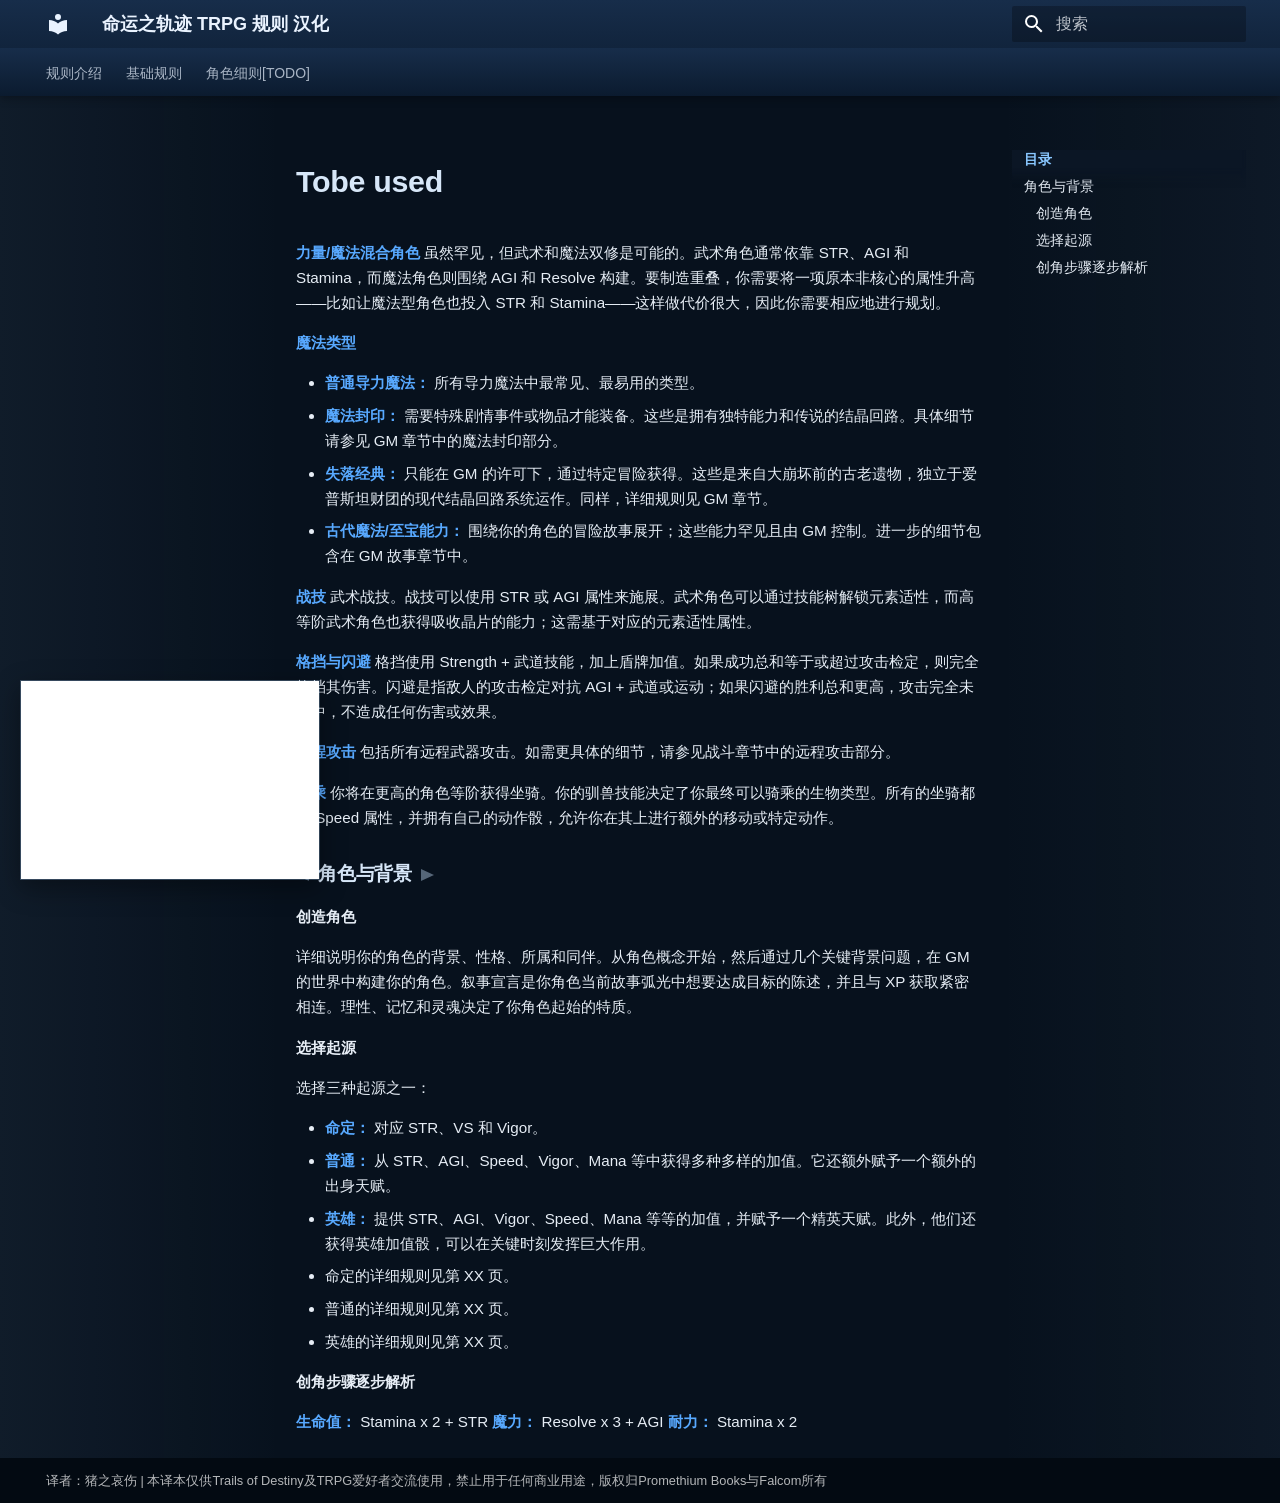
<file: tobe_used/index.html>
<!doctype html>
<html lang="zh" class="no-js">
  <head>
    
      <meta charset="utf-8">
      <meta name="viewport" content="width=device-width,initial-scale=1">
      
        <meta name="description" content="《英雄传说：命运之轨迹》桌面角色扮演规则 汉化站">
      
      
      
        <link rel="canonical" href="https://pigeonxiong.github.io/trails_zh/tobe_used/">
      
      
      
      
        
      
      
      <link rel="icon" href="../assets/images/favicon.png">
      <meta name="generator" content="mkdocs-1.6.1, mkdocs-material-9.7.6">
    
    
      
        <title>Tobe used - 命运之轨迹 TRPG 规则 汉化</title>
      
    
    
      <link rel="stylesheet" href="../assets/stylesheets/main.484c7ddc.min.css">
      
        
        <link rel="stylesheet" href="../assets/stylesheets/palette.ab4e12ef.min.css">
      
      


    
    
      
    
    
      
    
    
      <link rel="stylesheet" href="../stylesheets/parchment.css">
    
    <script>__md_scope=new URL("..",location),__md_hash=e=>[...e].reduce(((e,_)=>(e<<5)-e+_.charCodeAt(0)),0),__md_get=(e,_=localStorage,t=__md_scope)=>JSON.parse(_.getItem(t.pathname+"."+e)),__md_set=(e,_,t=localStorage,a=__md_scope)=>{try{t.setItem(a.pathname+"."+e,JSON.stringify(_))}catch(e){}}</script>
    
      

    
    
  </head>
  
  
    
    
    
    
    
    <body dir="ltr" data-md-color-scheme="slate" data-md-color-primary="brown" data-md-color-accent="amber">
  
    
    <input class="md-toggle" data-md-toggle="drawer" type="checkbox" id="__drawer" autocomplete="off">
    <input class="md-toggle" data-md-toggle="search" type="checkbox" id="__search" autocomplete="off">
    <label class="md-overlay" for="__drawer"></label>
    <div data-md-component="skip">
      
        
        <a href="#_1" class="md-skip">
          跳转至
        </a>
      
    </div>
    <div data-md-component="announce">
      
    </div>
    
    
      

  

<header class="md-header md-header--shadow md-header--lifted" data-md-component="header">
  <nav class="md-header__inner md-grid" aria-label="页眉">
    <a href=".." title="命运之轨迹 TRPG 规则 汉化" class="md-header__button md-logo" aria-label="命运之轨迹 TRPG 规则 汉化" data-md-component="logo">
      
  
  <svg xmlns="http://www.w3.org/2000/svg" viewBox="0 0 24 24"><path d="M12 8a3 3 0 0 0 3-3 3 3 0 0 0-3-3 3 3 0 0 0-3 3 3 3 0 0 0 3 3m0 3.54C9.64 9.35 6.5 8 3 8v11c3.5 0 6.64 1.35 9 3.54 2.36-2.19 5.5-3.54 9-3.54V8c-3.5 0-6.64 1.35-9 3.54"/></svg>

    </a>
    <label class="md-header__button md-icon" for="__drawer">
      
      <svg xmlns="http://www.w3.org/2000/svg" viewBox="0 0 24 24"><path d="M3 6h18v2H3zm0 5h18v2H3zm0 5h18v2H3z"/></svg>
    </label>
    <div class="md-header__title" data-md-component="header-title">
      <div class="md-header__ellipsis">
        <div class="md-header__topic">
          <span class="md-ellipsis">
            命运之轨迹 TRPG 规则 汉化
          </span>
        </div>
        <div class="md-header__topic" data-md-component="header-topic">
          <span class="md-ellipsis">
            
              Tobe used
            
          </span>
        </div>
      </div>
    </div>
    
      
    
    
    
    
      
      
        <label class="md-header__button md-icon" for="__search">
          
          <svg xmlns="http://www.w3.org/2000/svg" viewBox="0 0 24 24"><path d="M9.5 3A6.5 6.5 0 0 1 16 9.5c0 1.61-.59 3.09-1.56 4.23l.27.27h.79l5 5-1.5 1.5-5-5v-.79l-.27-.27A6.52 6.52 0 0 1 9.5 16 6.5 6.5 0 0 1 3 9.5 6.5 6.5 0 0 1 9.5 3m0 2C7 5 5 7 5 9.5S7 14 9.5 14 14 12 14 9.5 12 5 9.5 5"/></svg>
        </label>
        <div class="md-search" data-md-component="search" role="dialog">
  <label class="md-search__overlay" for="__search"></label>
  <div class="md-search__inner" role="search">
    <form class="md-search__form" name="search">
      <input type="text" class="md-search__input" name="query" aria-label="搜索" placeholder="搜索" autocapitalize="off" autocorrect="off" autocomplete="off" spellcheck="false" data-md-component="search-query" required>
      <label class="md-search__icon md-icon" for="__search">
        
        <svg xmlns="http://www.w3.org/2000/svg" viewBox="0 0 24 24"><path d="M9.5 3A6.5 6.5 0 0 1 16 9.5c0 1.61-.59 3.09-1.56 4.23l.27.27h.79l5 5-1.5 1.5-5-5v-.79l-.27-.27A6.52 6.52 0 0 1 9.5 16 6.5 6.5 0 0 1 3 9.5 6.5 6.5 0 0 1 9.5 3m0 2C7 5 5 7 5 9.5S7 14 9.5 14 14 12 14 9.5 12 5 9.5 5"/></svg>
        
        <svg xmlns="http://www.w3.org/2000/svg" viewBox="0 0 24 24"><path d="M20 11v2H8l5.5 5.5-1.42 1.42L4.16 12l7.92-7.92L13.5 5.5 8 11z"/></svg>
      </label>
      <nav class="md-search__options" aria-label="查找">
        
        <button type="reset" class="md-search__icon md-icon" title="清空当前内容" aria-label="清空当前内容" tabindex="-1">
          
          <svg xmlns="http://www.w3.org/2000/svg" viewBox="0 0 24 24"><path d="M19 6.41 17.59 5 12 10.59 6.41 5 5 6.41 10.59 12 5 17.59 6.41 19 12 13.41 17.59 19 19 17.59 13.41 12z"/></svg>
        </button>
      </nav>
      
    </form>
    <div class="md-search__output">
      <div class="md-search__scrollwrap" tabindex="0" data-md-scrollfix>
        <div class="md-search-result" data-md-component="search-result">
          <div class="md-search-result__meta">
            正在初始化搜索引擎
          </div>
          <ol class="md-search-result__list" role="presentation"></ol>
        </div>
      </div>
    </div>
  </div>
</div>
      
    
    
  </nav>
  
    
      
<nav class="md-tabs" aria-label="标签" data-md-component="tabs">
  <div class="md-grid">
    <ul class="md-tabs__list">
      
        
  
  
  
  
    
    
      <li class="md-tabs__item">
        <a href=".." class="md-tabs__link">
          
  
  
    
  
  规则介绍

        </a>
      </li>
    
  

      
        
  
  
  
  
    
    
      <li class="md-tabs__item">
        <a href="../02_chapter_1_playing_trails_of_destiny/" class="md-tabs__link">
          
  
  
    
  
  基础规则

        </a>
      </li>
    
  

      
        
  
  
  
  
    
    
      <li class="md-tabs__item">
        <a href="../05_chapter_4_building_characters/" class="md-tabs__link">
          
  
  
    
  
  角色细则[TODO]

        </a>
      </li>
    
  

      
    </ul>
  </div>
</nav>
    
  
</header>
    
    <div class="md-container" data-md-component="container">
      
      
        
      
      <main class="md-main" data-md-component="main">
        <div class="md-main__inner md-grid">
          
            
              
              <div class="md-sidebar md-sidebar--primary" data-md-component="sidebar" data-md-type="navigation" >
                <div class="md-sidebar__scrollwrap">
                  <div class="md-sidebar__inner">
                    


  


<nav class="md-nav md-nav--primary md-nav--lifted" aria-label="导航栏" data-md-level="0">
  <label class="md-nav__title" for="__drawer">
    <a href=".." title="命运之轨迹 TRPG 规则 汉化" class="md-nav__button md-logo" aria-label="命运之轨迹 TRPG 规则 汉化" data-md-component="logo">
      
  
  <svg xmlns="http://www.w3.org/2000/svg" viewBox="0 0 24 24"><path d="M12 8a3 3 0 0 0 3-3 3 3 0 0 0-3-3 3 3 0 0 0-3 3 3 3 0 0 0 3 3m0 3.54C9.64 9.35 6.5 8 3 8v11c3.5 0 6.64 1.35 9 3.54 2.36-2.19 5.5-3.54 9-3.54V8c-3.5 0-6.64 1.35-9 3.54"/></svg>

    </a>
    命运之轨迹 TRPG 规则 汉化
  </label>
  
  <ul class="md-nav__list" data-md-scrollfix>
    
      
      
  
  
  
  
    
    
      
        
          
        
      
        
      
        
      
    
    
    
      
      
        
      
    
    
    <li class="md-nav__item md-nav__item--nested">
      
        
        
        <input class="md-nav__toggle md-toggle " type="checkbox" id="__nav_1" >
        
          
          <div class="md-nav__link md-nav__container">
            <a href=".." class="md-nav__link ">
              
  
  
  <span class="md-ellipsis">
    
  
    规则介绍
  

    
  </span>
  
  

            </a>
            
              
              <label class="md-nav__link " for="__nav_1" id="__nav_1_label" tabindex="0">
                <span class="md-nav__icon md-icon"></span>
              </label>
            
          </div>
        
        <nav class="md-nav" data-md-level="1" aria-labelledby="__nav_1_label" aria-expanded="false">
          <label class="md-nav__title" for="__nav_1">
            <span class="md-nav__icon md-icon"></span>
            
  
    规则介绍
  

          </label>
          <ul class="md-nav__list" data-md-scrollfix>
            
              
            
              
                
  
  
  
  
    <li class="md-nav__item">
      <a href="../01_introduction/" class="md-nav__link">
        
  
  
  <span class="md-ellipsis">
    
  
    Introduction 引言
  

    
  </span>
  
  

      </a>
    </li>
  

              
            
              
                
  
  
  
  
    <li class="md-nav__item">
      <a href="../00_quick_rules/" class="md-nav__link">
        
  
  
  <span class="md-ellipsis">
    
  
    Quick Rules 快速规则
  

    
  </span>
  
  

      </a>
    </li>
  

              
            
          </ul>
        </nav>
      
    </li>
  

    
      
      
  
  
  
  
    
    
      
        
      
        
      
        
      
    
    
    
      
      
        
      
    
    
    <li class="md-nav__item md-nav__item--nested">
      
        
        
        <input class="md-nav__toggle md-toggle " type="checkbox" id="__nav_2" >
        
          
          <label class="md-nav__link" for="__nav_2" id="__nav_2_label" tabindex="0">
            
  
  
  <span class="md-ellipsis">
    
  
    基础规则
  

    
  </span>
  
  

            <span class="md-nav__icon md-icon"></span>
          </label>
        
        <nav class="md-nav" data-md-level="1" aria-labelledby="__nav_2_label" aria-expanded="false">
          <label class="md-nav__title" for="__nav_2">
            <span class="md-nav__icon md-icon"></span>
            
  
    基础规则
  

          </label>
          <ul class="md-nav__list" data-md-scrollfix>
            
              
                
  
  
  
  
    <li class="md-nav__item">
      <a href="../02_chapter_1_playing_trails_of_destiny/" class="md-nav__link">
        
  
  
  <span class="md-ellipsis">
    
  
    Chap 1 游玩《命运之轨迹》
  

    
  </span>
  
  

      </a>
    </li>
  

              
            
              
                
  
  
  
  
    <li class="md-nav__item">
      <a href="../03_chapter_2_adventure/" class="md-nav__link">
        
  
  
  <span class="md-ellipsis">
    
  
    Chap 2 冒险
  

    
  </span>
  
  

      </a>
    </li>
  

              
            
              
                
  
  
  
  
    <li class="md-nav__item">
      <a href="../04_chapter_3_combat_action/" class="md-nav__link">
        
  
  
  <span class="md-ellipsis">
    
  
    Chap 3 战斗与动作[TODO]
  

    
  </span>
  
  

      </a>
    </li>
  

              
            
          </ul>
        </nav>
      
    </li>
  

    
      
      
  
  
  
  
    
    
      
        
      
        
      
    
    
    
      
      
        
      
    
    
    <li class="md-nav__item md-nav__item--nested">
      
        
        
        <input class="md-nav__toggle md-toggle " type="checkbox" id="__nav_3" >
        
          
          <label class="md-nav__link" for="__nav_3" id="__nav_3_label" tabindex="0">
            
  
  
  <span class="md-ellipsis">
    
  
    角色细则[TODO]
  

    
  </span>
  
  

            <span class="md-nav__icon md-icon"></span>
          </label>
        
        <nav class="md-nav" data-md-level="1" aria-labelledby="__nav_3_label" aria-expanded="false">
          <label class="md-nav__title" for="__nav_3">
            <span class="md-nav__icon md-icon"></span>
            
  
    角色细则[TODO]
  

          </label>
          <ul class="md-nav__list" data-md-scrollfix>
            
              
                
  
  
  
  
    <li class="md-nav__item">
      <a href="../05_chapter_4_building_characters/" class="md-nav__link">
        
  
  
  <span class="md-ellipsis">
    
  
    Chap 4 角色创建
  

    
  </span>
  
  

      </a>
    </li>
  

              
            
              
                
  
  
  
  
    <li class="md-nav__item">
      <a href="../06_chapter_5_ability_scores/" class="md-nav__link">
        
  
  
  <span class="md-ellipsis">
    
  
    Chap 5 属性
  

    
  </span>
  
  

      </a>
    </li>
  

              
            
          </ul>
        </nav>
      
    </li>
  

    
  </ul>
</nav>
                  </div>
                </div>
              </div>
            
            
              
              <div class="md-sidebar md-sidebar--secondary" data-md-component="sidebar" data-md-type="toc" >
                <div class="md-sidebar__scrollwrap">
                  <div class="md-sidebar__inner">
                    

<nav class="md-nav md-nav--secondary" aria-label="目录">
  
  
  
  
    <label class="md-nav__title" for="__toc">
      <span class="md-nav__icon md-icon"></span>
      目录
    </label>
    <ul class="md-nav__list" data-md-component="toc" data-md-scrollfix>
      
        <li class="md-nav__item">
  <a href="#_1" class="md-nav__link">
    <span class="md-ellipsis">
      
        角色与背景
      
    </span>
  </a>
  
    <nav class="md-nav" aria-label="角色与背景">
      <ul class="md-nav__list">
        
          <li class="md-nav__item">
  <a href="#_2" class="md-nav__link">
    <span class="md-ellipsis">
      
        创造角色
      
    </span>
  </a>
  
</li>
        
          <li class="md-nav__item">
  <a href="#_3" class="md-nav__link">
    <span class="md-ellipsis">
      
        选择起源
      
    </span>
  </a>
  
</li>
        
          <li class="md-nav__item">
  <a href="#_4" class="md-nav__link">
    <span class="md-ellipsis">
      
        创角步骤逐步解析
      
    </span>
  </a>
  
</li>
        
      </ul>
    </nav>
  
</li>
      
    </ul>
  
</nav>
                  </div>
                </div>
              </div>
            
          
          
            <div class="md-content" data-md-component="content">
              
              <article class="md-content__inner md-typeset">
                
                  



  <h1>Tobe used</h1>

<p><strong>力量/魔法混合角色</strong>
虽然罕见，但武术和魔法双修是可能的。武术角色通常依靠 STR、AGI 和 Stamina，而魔法角色则围绕 AGI 和 Resolve 构建。要制造重叠，你需要将一项原本非核心的属性升高——比如让魔法型角色也投入 STR 和 Stamina——这样做代价很大，因此你需要相应地进行规划。</p>
<p><strong>魔法类型</strong></p>
<ul>
<li><strong>普通导力魔法：</strong> 所有导力魔法中最常见、最易用的类型。</li>
<li><strong>魔法封印：</strong> 需要特殊剧情事件或物品才能装备。这些是拥有独特能力和传说的结晶回路。具体细节请参见 GM 章节中的魔法封印部分。</li>
<li><strong>失落经典：</strong> 只能在 GM 的许可下，通过特定冒险获得。这些是来自大崩坏前的古老遗物，独立于爱普斯坦财团的现代结晶回路系统运作。同样，详细规则见 GM 章节。</li>
<li><strong>古代魔法/至宝能力：</strong> 围绕你的角色的冒险故事展开；这些能力罕见且由 GM 控制。进一步的细节包含在 GM 故事章节中。</li>
</ul>
<p><strong>战技</strong>
武术战技。战技可以使用 STR 或 AGI 属性来施展。武术角色可以通过技能树解锁元素适性，而高等阶武术角色也获得吸收晶片的能力；这需基于对应的元素适性属性。</p>
<p><strong>格挡与闪避</strong>
格挡使用 Strength + 武道技能，加上盾牌加值。如果成功总和等于或超过攻击检定，则完全格挡其伤害。闪避是指敌人的攻击检定对抗 AGI + 武道或运动；如果闪避的胜利总和更高，攻击完全未命中，不造成任何伤害或效果。</p>
<p><strong>远程攻击</strong>
包括所有远程武器攻击。如需更具体的细节，请参见战斗章节中的远程攻击部分。</p>
<p><strong>骑乘</strong>
你将在更高的角色等阶获得坐骑。你的驯兽技能决定了你最终可以骑乘的生物类型。所有的坐骑都有 Speed 属性，并拥有自己的动作骰，允许你在其上进行额外的移动或特定动作。</p>
<h3 id="_1">角色与背景</h3>
<h4 id="_2">创造角色</h4>
<p>详细说明你的角色的背景、性格、所属和同伴。从角色概念开始，然后通过几个关键背景问题，在 GM 的世界中构建你的角色。叙事宣言是你角色当前故事弧光中想要达成目标的陈述，并且与 XP 获取紧密相连。理性、记忆和灵魂决定了你角色起始的特质。</p>
<h4 id="_3">选择起源</h4>
<p>选择三种起源之一：</p>
<ul>
<li><strong>命定：</strong> 对应 STR、VS 和 Vigor。</li>
<li><strong>普通：</strong> 从 STR、AGI、Speed、Vigor、Mana 等中获得多种多样的加值。它还额外赋予一个额外的出身天赋。</li>
<li>
<p><strong>英雄：</strong> 提供 STR、AGI、Vigor、Speed、Mana 等等的加值，并赋予一个精英天赋。此外，他们还获得英雄加值骰，可以在关键时刻发挥巨大作用。</p>
</li>
<li>
<p>命定的详细规则见第 XX 页。</p>
</li>
<li>普通的详细规则见第 XX 页。</li>
<li>英雄的详细规则见第 XX 页。</li>
</ul>
<h4 id="_4">创角步骤逐步解析</h4>
<p><strong>生命值：</strong> Stamina x 2 + STR
<strong>魔力：</strong> Resolve x 3 + AGI
<strong>耐力：</strong> Stamina x 2</p>












                
              </article>
            </div>
          
          
<script>var target=document.getElementById(location.hash.slice(1));target&&target.name&&(target.checked=target.name.startsWith("__tabbed_"))</script>
        </div>
        
          <button type="button" class="md-top md-icon" data-md-component="top" hidden>
  
  <svg xmlns="http://www.w3.org/2000/svg" viewBox="0 0 24 24"><path d="M13 20h-2V8l-5.5 5.5-1.42-1.42L12 4.16l7.92 7.92-1.42 1.42L13 8z"/></svg>
  回到页面顶部
</button>
        
      </main>
      
        <footer class="md-footer">
  
  <div class="md-footer-meta md-typeset">
    <div class="md-footer-meta__inner md-grid">
      <div class="md-copyright">
  
    <div class="md-copyright__highlight">
      译者：猪之哀伤 | 本译本仅供Trails of Destiny及TRPG爱好者交流使用，禁止用于任何商业用途，版权归Promethium Books与Falcom所有
    </div>
  
  
</div>
      
    </div>
  </div>
</footer>
      
    </div>
    <div class="md-dialog" data-md-component="dialog">
      <div class="md-dialog__inner md-typeset"></div>
    </div>
    
      <div class="md-progress" data-md-component="progress" role="progressbar"></div>
    
    
    
      
      
      <script id="__config" type="application/json">{"annotate": null, "base": "..", "features": ["navigation.tabs", "navigation.tabs.sticky", "navigation.instant", "navigation.instant.progress", "navigation.sections", "navigation.top", "navigation.indexes", "toc.follow", "content.code.copy"], "search": "../assets/javascripts/workers/search.2c215733.min.js", "tags": null, "translations": {"clipboard.copied": "\u5df2\u590d\u5236", "clipboard.copy": "\u590d\u5236", "search.result.more.one": "\u5728\u8be5\u9875\u4e0a\u8fd8\u6709 1 \u4e2a\u7b26\u5408\u6761\u4ef6\u7684\u7ed3\u679c", "search.result.more.other": "\u5728\u8be5\u9875\u4e0a\u8fd8\u6709 # \u4e2a\u7b26\u5408\u6761\u4ef6\u7684\u7ed3\u679c", "search.result.none": "\u6ca1\u6709\u627e\u5230\u7b26\u5408\u6761\u4ef6\u7684\u7ed3\u679c", "search.result.one": "\u627e\u5230 1 \u4e2a\u7b26\u5408\u6761\u4ef6\u7684\u7ed3\u679c", "search.result.other": "# \u4e2a\u7b26\u5408\u6761\u4ef6\u7684\u7ed3\u679c", "search.result.placeholder": "\u952e\u5165\u4ee5\u5f00\u59cb\u641c\u7d22", "search.result.term.missing": "\u7f3a\u5c11", "select.version": "\u9009\u62e9\u5f53\u524d\u7248\u672c"}, "version": null}</script>
    
    
      <script src="../assets/javascripts/bundle.79ae519e.min.js"></script>
      
        <script src="../javascripts/extra.js"></script>
      
    
  </body>
</html>
</file>
<file: stylesheets/parchment.css>
:root {
  --md-primary-fg-color: #14263f;
  --md-primary-fg-color--light: #203d63;
  --md-primary-fg-color--dark: #091524;
  --md-accent-fg-color: #7fb7e8;
  --taiwu-font: "Microsoft YaHei", "微软雅黑", "Noto Sans CJK SC", "PingFang SC", sans-serif;
  --taiwu-bg: #07111d;
}

[data-md-color-scheme="slate"] {
  --md-default-bg-color: #0b1625;
  --md-default-bg-color--light: #101f33;
  --md-default-bg-color--lighter: #162a44;
  --md-default-fg-color: #e6edf5;
  --md-default-fg-color--light: #c8d4e1;
  --md-default-fg-color--lighter: #9dacbd;
  --md-typeset-color: #e6edf5;
  --md-typeset-a-color: #89c7ff;
  --md-code-bg-color: #132238;
  --md-code-fg-color: #dcecff;
  --md-admonition-bg-color: #101f33;
  --md-footer-bg-color: #06101b;
  --md-footer-bg-color--dark: #030a12;
}

html,
body,
.md-container {
  background-color: var(--taiwu-bg);
}

body {
  background:
    radial-gradient(circle at 20% 0%, rgba(83, 145, 202, 0.18), transparent 32rem),
    linear-gradient(180deg, #0e1d31 0%, #07111d 100%);
  background-attachment: fixed;
  background-repeat: no-repeat;
  background-size: cover;
  font-family: var(--taiwu-font);
}

button,
input,
select,
textarea {
  font-family: var(--taiwu-font);
}

.md-header,
.md-tabs {
  background: linear-gradient(180deg, #172d4a 0%, #0b1b2f 100%);
  color: #eaf3ff;
}

.md-main {
  background:
    linear-gradient(90deg, rgba(126, 170, 210, 0.07), transparent 22%, transparent 78%, rgba(126, 170, 210, 0.05)),
    transparent;
}

.md-content__inner {
  padding-top: 1.4rem;
}

.md-typeset {
  font-family: var(--taiwu-font);
  font-size: 0.76rem;
  line-height: 1.65;
}

.md-header,
.md-tabs,
.md-nav,
.md-search,
.md-typeset table,
.md-typeset .admonition,
.md-typeset details,
.md-typeset code,
.md-typeset pre,
.md-typeset kbd {
  font-family: var(--taiwu-font);
}

.md-typeset h1,
.md-typeset h2,
.md-typeset h3 {
  font-family: var(--taiwu-font);
  color: #d7e7f8;
  font-weight: 700;
}

.md-typeset h1 {
  border-bottom: 0;
  padding-bottom: 0;
}

.md-typeset h2 {
  border-bottom: 1px solid rgba(140, 178, 213, 0.42);
  padding-bottom: 0.35rem;
}

.md-typeset h3 {
  display: flex;
  align-items: center;
  gap: 0.45rem;
}

.md-typeset h3::before,
.md-typeset h3::after {
  content: "";
  width: 0;
  height: 0;
  border-top: 0.32em solid transparent;
  border-bottom: 0.32em solid transparent;
}

.md-typeset h3::before {
  border-right: 0.7em solid rgba(143, 164, 186, 0.58);
}

.md-typeset h3::after {
  border-left: 0.7em solid rgba(143, 164, 186, 0.58);
}

.md-typeset strong {
  color: #58a9ff;
}

.md-typeset blockquote {
  border-left-color: #6fa6d8;
  color: #c8d4e1;
}

.md-typeset table:not([class]) {
  background-color: rgba(16, 31, 51, 0.88);
  border: 1px solid rgba(141, 174, 207, 0.32);
}

.md-typeset table:not([class]) th {
  background-color: rgba(31, 58, 92, 0.76);
  color: #eaf3ff;
}

.md-typeset code {
  color: #dcecff;
  background-color: rgba(19, 34, 56, 0.94);
  border: 1px solid rgba(141, 174, 207, 0.22);
  border-radius: 3px;
}

.md-typeset pre,
.md-typeset .highlight {
  background-color: rgba(8, 17, 29, 0.97);
}

.md-typeset pre code {
  color: #dcecff;
}

.md-typeset .admonition,
.md-typeset details {
  border-color: rgba(126, 183, 232, 0.52);
  box-shadow: 0 0.2rem 0.7rem rgba(0, 0, 0, 0.16);
  font-size: 0.68rem;
  line-height: 1.48;
}

.md-typeset .admonition-title,
.md-typeset summary {
  background-color: rgba(28, 58, 94, 0.5);
}

.md-typeset .admonition.formula {
  font-size: 0.88rem;
  line-height: 1.85;
  text-align: center;
}

.md-typeset .admonition.formula .admonition-title {
  text-align: left;
}

.md-typeset .admonition.example {
  font-style: italic;
}

.md-nav__title,
.md-nav__item .md-nav__link--active {
  color: #89c7ff;
}

.md-typeset .twemoji {
  display: inline-flex;
  align-items: center;
  vertical-align: -0.12em;
}

.md-typeset .twemoji svg {
  width: 1.08em;
  height: 1.08em;
}

.floating-music-player {
  position: fixed;
  left: 1rem;
  bottom: 1rem;
  z-index: 10;
  width: 300px;
  height: 200px;
  border: 1px solid rgba(141, 174, 207, 0.32);
  box-shadow: 0 0.4rem 1.2rem rgba(0, 0, 0, 0.36);
}

@media screen and (max-width: 76.1875em) {
  .floating-music-player {
    width: 260px;
    height: 170px;
  }
}

@media screen and (max-width: 44.9375em) {
  .floating-music-player {
    left: 0.6rem;
    bottom: 0.6rem;
    width: 220px;
    height: 92px;
  }
}
</file>
<file: assets/stylesheets/main.484c7ddc.min.css>
@charset "UTF-8";html{-webkit-text-size-adjust:none;-moz-text-size-adjust:none;text-size-adjust:none;box-sizing:border-box}*,:after,:before{box-sizing:inherit}@media (prefers-reduced-motion){*,:after,:before{transition:none!important}}body{margin:0}a,button,input,label{-webkit-tap-highlight-color:transparent}a{color:inherit;text-decoration:none}hr{border:0;box-sizing:initial;display:block;height:.05rem;overflow:visible;padding:0}small{font-size:80%}sub,sup{line-height:1em}img{border-style:none}table{border-collapse:initial;border-spacing:0}td,th{font-weight:400;vertical-align:top}button{background:#0000;border:0;font-family:inherit;font-size:inherit;margin:0;padding:0}input{border:0;outline:none}:root{--md-primary-fg-color:#4051b5;--md-primary-fg-color--light:#5d6cc0;--md-primary-fg-color--dark:#303fa1;--md-primary-bg-color:#fff;--md-primary-bg-color--light:#ffffffb3;--md-accent-fg-color:#526cfe;--md-accent-fg-color--transparent:#526cfe1a;--md-accent-bg-color:#fff;--md-accent-bg-color--light:#ffffffb3}[data-md-color-scheme=default]{color-scheme:light}[data-md-color-scheme=default] img[src$="#gh-dark-mode-only"],[data-md-color-scheme=default] img[src$="#only-dark"]{display:none}:root,[data-md-color-scheme=default]{--md-hue:225deg;--md-default-fg-color:#000000de;--md-default-fg-color--light:#0000008a;--md-default-fg-color--lighter:#00000052;--md-default-fg-color--lightest:#00000012;--md-default-bg-color:#fff;--md-default-bg-color--light:#ffffffb3;--md-default-bg-color--lighter:#ffffff4d;--md-default-bg-color--lightest:#ffffff1f;--md-code-fg-color:#36464e;--md-code-bg-color:#f5f5f5;--md-code-bg-color--light:#f5f5f5b3;--md-code-bg-color--lighter:#f5f5f54d;--md-code-hl-color:#4287ff;--md-code-hl-color--light:#4287ff1a;--md-code-hl-number-color:#d52a2a;--md-code-hl-special-color:#db1457;--md-code-hl-function-color:#a846b9;--md-code-hl-constant-color:#6e59d9;--md-code-hl-keyword-color:#3f6ec6;--md-code-hl-string-color:#1c7d4d;--md-code-hl-name-color:var(--md-code-fg-color);--md-code-hl-operator-color:var(--md-default-fg-color--light);--md-code-hl-punctuation-color:var(--md-default-fg-color--light);--md-code-hl-comment-color:var(--md-default-fg-color--light);--md-code-hl-generic-color:var(--md-default-fg-color--light);--md-code-hl-variable-color:var(--md-default-fg-color--light);--md-typeset-color:var(--md-default-fg-color);--md-typeset-a-color:var(--md-primary-fg-color);--md-typeset-del-color:#f5503d26;--md-typeset-ins-color:#0bd57026;--md-typeset-kbd-color:#fafafa;--md-typeset-kbd-accent-color:#fff;--md-typeset-kbd-border-color:#b8b8b8;--md-typeset-mark-color:#ffff0080;--md-typeset-table-color:#0000001f;--md-typeset-table-color--light:rgba(0,0,0,.035);--md-admonition-fg-color:var(--md-default-fg-color);--md-admonition-bg-color:var(--md-default-bg-color);--md-warning-fg-color:#000000de;--md-warning-bg-color:#ff9;--md-footer-fg-color:#fff;--md-footer-fg-color--light:#ffffffb3;--md-footer-fg-color--lighter:#ffffff73;--md-footer-bg-color:#000000de;--md-footer-bg-color--dark:#00000052;--md-shadow-z1:0 0.2rem 0.5rem #0000000d,0 0 0.05rem #0000001a;--md-shadow-z2:0 0.2rem 0.5rem #0000001a,0 0 0.05rem #00000040;--md-shadow-z3:0 0.2rem 0.5rem #0003,0 0 0.05rem #00000059}.md-icon svg{fill:currentcolor;display:block;height:1.2rem;width:1.2rem}body{-webkit-font-smoothing:antialiased;-moz-osx-font-smoothing:grayscale;--md-text-font-family:var(--md-text-font,_),-apple-system,BlinkMacSystemFont,Helvetica,Arial,sans-serif;--md-code-font-family:var(--md-code-font,_),SFMono-Regular,Consolas,Menlo,monospace}aside,body,input{font-feature-settings:"kern","liga";color:var(--md-typeset-color);font-family:var(--md-text-font-family)}code,kbd,pre{font-feature-settings:"kern";font-family:var(--md-code-font-family)}:root{--md-typeset-table-sort-icon:url('data:image/svg+xml;charset=utf-8,<svg xmlns="http://www.w3.org/2000/svg" viewBox="0 0 24 24"><path d="m18 21-4-4h3V7h-3l4-4 4 4h-3v10h3M2 19v-2h10v2M2 13v-2h7v2M2 7V5h4v2z"/></svg>');--md-typeset-table-sort-icon--asc:url('data:image/svg+xml;charset=utf-8,<svg xmlns="http://www.w3.org/2000/svg" viewBox="0 0 24 24"><path d="M19 17h3l-4 4-4-4h3V3h2M2 17h10v2H2M6 5v2H2V5m0 6h7v2H2z"/></svg>');--md-typeset-table-sort-icon--desc:url('data:image/svg+xml;charset=utf-8,<svg xmlns="http://www.w3.org/2000/svg" viewBox="0 0 24 24"><path d="M19 7h3l-4-4-4 4h3v14h2M2 17h10v2H2M6 5v2H2V5m0 6h7v2H2z"/></svg>')}.md-typeset{-webkit-print-color-adjust:exact;color-adjust:exact;font-size:.8rem;line-height:1.6;overflow-wrap:break-word}@media print{.md-typeset{font-size:.68rem}}.md-typeset blockquote,.md-typeset dl,.md-typeset figure,.md-typeset ol,.md-typeset pre,.md-typeset ul{margin-bottom:1em;margin-top:1em}.md-typeset h1{color:var(--md-default-fg-color--light);font-size:2em;line-height:1.3;margin:0 0 1.25em}.md-typeset h1,.md-typeset h2{font-weight:300;letter-spacing:-.01em}.md-typeset h2{font-size:1.5625em;line-height:1.4;margin:1.6em 0 .64em}.md-typeset h3{font-size:1.25em;font-weight:400;letter-spacing:-.01em;line-height:1.5;margin:1.6em 0 .8em}.md-typeset h2+h3{margin-top:.8em}.md-typeset h4{font-weight:700;letter-spacing:-.01em;margin:1em 0}.md-typeset h5,.md-typeset h6{color:var(--md-default-fg-color--light);font-size:.8em;font-weight:700;letter-spacing:-.01em;margin:1.25em 0}.md-typeset h5{text-transform:uppercase}.md-typeset h5 code{text-transform:none}.md-typeset hr{border-bottom:.05rem solid var(--md-default-fg-color--lightest);display:flow-root;margin:1.5em 0}.md-typeset a{color:var(--md-typeset-a-color);word-break:break-word}.md-typeset a,.md-typeset a:before{transition:color 125ms}.md-typeset a:focus,.md-typeset a:hover{color:var(--md-accent-fg-color)}.md-typeset a:focus code,.md-typeset a:hover code{background-color:var(--md-accent-fg-color--transparent);color:var(--md-accent-fg-color)}.md-typeset a code{color:var(--md-typeset-a-color)}.md-typeset a.focus-visible{outline-color:var(--md-accent-fg-color);outline-offset:.2rem}.md-typeset code,.md-typeset kbd,.md-typeset pre{color:var(--md-code-fg-color);direction:ltr;font-variant-ligatures:none;transition:background-color 125ms}@media print{.md-typeset code,.md-typeset kbd,.md-typeset pre{white-space:pre-wrap}}.md-typeset code{background-color:var(--md-code-bg-color);border-radius:.1rem;-webkit-box-decoration-break:clone;box-decoration-break:clone;font-size:.85em;padding:0 .2941176471em;transition:color 125ms,background-color 125ms;word-break:break-word}.md-typeset code:not(.focus-visible){-webkit-tap-highlight-color:transparent;outline:none}.md-typeset pre{display:flow-root;line-height:1.4;position:relative}.md-typeset pre>code{-webkit-box-decoration-break:slice;box-decoration-break:slice;box-shadow:none;display:block;margin:0;outline-color:var(--md-accent-fg-color);overflow:auto;padding:.7720588235em 1.1764705882em;scrollbar-color:var(--md-default-fg-color--lighter) #0000;scrollbar-width:thin;touch-action:auto;word-break:normal}.md-typeset pre>code:hover{scrollbar-color:var(--md-accent-fg-color) #0000}.md-typeset pre>code::-webkit-scrollbar{height:.2rem;width:.2rem}.md-typeset pre>code::-webkit-scrollbar-thumb{background-color:var(--md-default-fg-color--lighter)}.md-typeset pre>code::-webkit-scrollbar-thumb:hover{background-color:var(--md-accent-fg-color)}.md-typeset kbd{background-color:var(--md-typeset-kbd-color);border-radius:.1rem;box-shadow:0 .1rem 0 .05rem var(--md-typeset-kbd-border-color),0 .1rem 0 var(--md-typeset-kbd-border-color),0 -.1rem .2rem var(--md-typeset-kbd-accent-color) inset;color:var(--md-default-fg-color);display:inline-block;font-size:.75em;padding:0 .6666666667em;vertical-align:text-top;word-break:break-word}.md-typeset mark{background-color:var(--md-typeset-mark-color);-webkit-box-decoration-break:clone;box-decoration-break:clone;color:inherit;word-break:break-word}.md-typeset abbr{cursor:help;text-decoration:none}.md-typeset [data-preview],.md-typeset abbr{border-bottom:.05rem dotted var(--md-default-fg-color--light)}.md-typeset small{opacity:.75}[dir=ltr] .md-typeset sub,[dir=ltr] .md-typeset sup{margin-left:.078125em}[dir=rtl] .md-typeset sub,[dir=rtl] .md-typeset sup{margin-right:.078125em}[dir=ltr] .md-typeset blockquote{padding-left:.6rem}[dir=rtl] .md-typeset blockquote{padding-right:.6rem}[dir=ltr] .md-typeset blockquote{border-left:.2rem solid var(--md-default-fg-color--lighter)}[dir=rtl] .md-typeset blockquote{border-right:.2rem solid var(--md-default-fg-color--lighter)}.md-typeset blockquote{color:var(--md-default-fg-color--light);margin-left:0;margin-right:0}.md-typeset ul{list-style-type:disc}.md-typeset ul[type]{list-style-type:revert-layer}[dir=ltr] .md-typeset ol,[dir=ltr] .md-typeset ul{margin-left:.625em}[dir=rtl] .md-typeset ol,[dir=rtl] .md-typeset ul{margin-right:.625em}.md-typeset ol,.md-typeset ul{padding:0}.md-typeset ol:not([hidden]),.md-typeset ul:not([hidden]){display:flow-root}.md-typeset ol ol,.md-typeset ul ol{list-style-type:lower-alpha}.md-typeset ol ol ol,.md-typeset ul ol ol{list-style-type:lower-roman}.md-typeset ol ol ol ol,.md-typeset ul ol ol ol{list-style-type:upper-alpha}.md-typeset ol ol ol ol ol,.md-typeset ul ol ol ol ol{list-style-type:upper-roman}.md-typeset ol[type],.md-typeset ul[type]{list-style-type:revert-layer}[dir=ltr] .md-typeset ol li,[dir=ltr] .md-typeset ul li{margin-left:1.25em}[dir=rtl] .md-typeset ol li,[dir=rtl] .md-typeset ul li{margin-right:1.25em}.md-typeset ol li,.md-typeset ul li{margin-bottom:.5em}.md-typeset ol li blockquote,.md-typeset ol li p,.md-typeset ul li blockquote,.md-typeset ul li p{margin:.5em 0}.md-typeset ol li:last-child,.md-typeset ul li:last-child{margin-bottom:0}[dir=ltr] .md-typeset ol li ol,[dir=ltr] .md-typeset ol li ul,[dir=ltr] .md-typeset ul li ol,[dir=ltr] .md-typeset ul li ul{margin-left:.625em}[dir=rtl] .md-typeset ol li ol,[dir=rtl] .md-typeset ol li ul,[dir=rtl] .md-typeset ul li ol,[dir=rtl] .md-typeset ul li ul{margin-right:.625em}.md-typeset ol li ol,.md-typeset ol li ul,.md-typeset ul li ol,.md-typeset ul li ul{margin-bottom:.5em;margin-top:.5em}[dir=ltr] .md-typeset dd{margin-left:1.875em}[dir=rtl] .md-typeset dd{margin-right:1.875em}.md-typeset dd{margin-bottom:1.5em;margin-top:1em}.md-typeset img,.md-typeset svg,.md-typeset video{height:auto;max-width:100%}.md-typeset img[align=left]{margin:1em 1em 1em 0}.md-typeset img[align=right]{margin:1em 0 1em 1em}.md-typeset img[align]:only-child{margin-top:0}.md-typeset figure{display:flow-root;margin:1em auto;max-width:100%;text-align:center;width:fit-content}.md-typeset figure img{display:block;margin:0 auto}.md-typeset figcaption{font-style:italic;margin:1em auto;max-width:24rem}.md-typeset iframe{max-width:100%}.md-typeset table:not([class]){background-color:var(--md-default-bg-color);border:.05rem solid var(--md-typeset-table-color);border-radius:.1rem;display:inline-block;font-size:.64rem;max-width:100%;overflow:auto;touch-action:auto}@media print{.md-typeset table:not([class]){display:table}}.md-typeset table:not([class])+*{margin-top:1.5em}.md-typeset table:not([class]) td>:first-child,.md-typeset table:not([class]) th>:first-child{margin-top:0}.md-typeset table:not([class]) td>:last-child,.md-typeset table:not([class]) th>:last-child{margin-bottom:0}.md-typeset table:not([class]) td:not([align]),.md-typeset table:not([class]) th:not([align]){text-align:left}[dir=rtl] .md-typeset table:not([class]) td:not([align]),[dir=rtl] .md-typeset table:not([class]) th:not([align]){text-align:right}.md-typeset table:not([class]) th{font-weight:700;min-width:5rem;padding:.9375em 1.25em;vertical-align:top}.md-typeset table:not([class]) td{border-top:.05rem solid var(--md-typeset-table-color);padding:.9375em 1.25em;vertical-align:top}.md-typeset table:not([class]) tbody tr{transition:background-color 125ms}.md-typeset table:not([class]) tbody tr:hover{background-color:var(--md-typeset-table-color--light);box-shadow:0 .05rem 0 var(--md-default-bg-color) inset}.md-typeset table:not([class]) a{word-break:normal}.md-typeset table th[role=columnheader]{cursor:pointer}[dir=ltr] .md-typeset table th[role=columnheader]:after{margin-left:.5em}[dir=rtl] .md-typeset table th[role=columnheader]:after{margin-right:.5em}.md-typeset table th[role=columnheader]:after{content:"";display:inline-block;height:1.2em;-webkit-mask-image:var(--md-typeset-table-sort-icon);mask-image:var(--md-typeset-table-sort-icon);-webkit-mask-repeat:no-repeat;mask-repeat:no-repeat;-webkit-mask-size:contain;mask-size:contain;transition:background-color 125ms;vertical-align:text-bottom;width:1.2em}.md-typeset table th[role=columnheader]:hover:after{background-color:var(--md-default-fg-color--lighter)}.md-typeset table th[role=columnheader][aria-sort=ascending]:after{background-color:var(--md-default-fg-color--light);-webkit-mask-image:var(--md-typeset-table-sort-icon--asc);mask-image:var(--md-typeset-table-sort-icon--asc)}.md-typeset table th[role=columnheader][aria-sort=descending]:after{background-color:var(--md-default-fg-color--light);-webkit-mask-image:var(--md-typeset-table-sort-icon--desc);mask-image:var(--md-typeset-table-sort-icon--desc)}.md-typeset__scrollwrap{margin:1em -.8rem;overflow-x:auto;touch-action:auto}.md-typeset__table{display:inline-block;margin-bottom:.5em;padding:0 .8rem}@media print{.md-typeset__table{display:block}}html .md-typeset__table table{display:table;margin:0;overflow:hidden;width:100%}@media screen and (max-width:44.984375em){.md-content__inner>pre{margin:1em -.8rem}.md-content__inner>pre code{border-radius:0}}.md-typeset .md-author{border-radius:100%;display:block;flex-shrink:0;height:1.6rem;overflow:hidden;position:relative;transition:color 125ms,transform 125ms;width:1.6rem}.md-typeset .md-author img{display:block}.md-typeset .md-author--more{background:var(--md-default-fg-color--lightest);color:var(--md-default-fg-color--lighter);font-size:.6rem;font-weight:700;line-height:1.6rem;text-align:center}.md-typeset .md-author--long{height:2.4rem;width:2.4rem}.md-typeset a.md-author{transform:scale(1)}.md-typeset a.md-author img{border-radius:100%;filter:grayscale(100%) opacity(75%);transition:filter 125ms}.md-typeset a.md-author:focus,.md-typeset a.md-author:hover{transform:scale(1.1);z-index:1}.md-typeset a.md-author:focus img,.md-typeset a.md-author:hover img{filter:grayscale(0)}.md-banner{background-color:var(--md-footer-bg-color);color:var(--md-footer-fg-color);overflow:auto}@media print{.md-banner{display:none}}.md-banner--warning{background-color:var(--md-warning-bg-color);color:var(--md-warning-fg-color)}.md-banner__inner{font-size:.7rem;margin:.6rem auto;padding:0 .8rem}[dir=ltr] .md-banner__button{float:right}[dir=rtl] .md-banner__button{float:left}.md-banner__button{color:inherit;cursor:pointer;transition:opacity .25s}.no-js .md-banner__button{display:none}.md-banner__button:hover{opacity:.7}html{font-size:125%;height:100%;overflow-x:hidden}@media screen and (min-width:100em){html{font-size:137.5%}}@media screen and (min-width:125em){html{font-size:150%}}body{background-color:var(--md-default-bg-color);display:flex;flex-direction:column;font-size:.5rem;min-height:100%;position:relative;width:100%}@media print{body{display:block}}@media screen and (max-width:59.984375em){body[data-md-scrolllock]{position:fixed}}.md-grid{margin-left:auto;margin-right:auto;max-width:61rem}.md-container{display:flex;flex-direction:column;flex-grow:1}@media print{.md-container{display:block}}.md-main{flex-grow:1}.md-main__inner{display:flex;height:100%;margin-top:1.5rem}.md-ellipsis{overflow:hidden;text-overflow:ellipsis}.md-toggle{display:none}.md-option{height:0;opacity:0;position:absolute;width:0}.md-option:checked+label:not([hidden]){display:block}.md-option.focus-visible+label{outline-color:var(--md-accent-fg-color);outline-style:auto}.md-skip{background-color:var(--md-default-fg-color);border-radius:.1rem;color:var(--md-default-bg-color);font-size:.64rem;margin:.5rem;opacity:0;outline-color:var(--md-accent-fg-color);padding:.3rem .5rem;position:fixed;transform:translateY(.4rem);z-index:-1}.md-skip:focus{opacity:1;transform:translateY(0);transition:transform .25s cubic-bezier(.4,0,.2,1),opacity 175ms 75ms;z-index:10}@page{margin:25mm}:root{--md-clipboard-icon:url('data:image/svg+xml;charset=utf-8,<svg xmlns="http://www.w3.org/2000/svg" viewBox="0 0 24 24"><path d="M19 21H8V7h11m0-2H8a2 2 0 0 0-2 2v14a2 2 0 0 0 2 2h11a2 2 0 0 0 2-2V7a2 2 0 0 0-2-2m-3-4H4a2 2 0 0 0-2 2v14h2V3h12z"/></svg>')}.md-clipboard{border-radius:.1rem;color:var(--md-default-fg-color--lightest);cursor:pointer;height:1.5em;outline-color:var(--md-accent-fg-color);outline-offset:.1rem;transition:color .25s;width:1.5em;z-index:1}@media print{.md-clipboard{display:none}}.md-clipboard:not(.focus-visible){-webkit-tap-highlight-color:transparent;outline:none}:hover>.md-clipboard{color:var(--md-default-fg-color--light)}.md-clipboard:focus,.md-clipboard:hover{color:var(--md-accent-fg-color)}.md-clipboard:after{background-color:currentcolor;content:"";display:block;height:1.125em;margin:0 auto;-webkit-mask-image:var(--md-clipboard-icon);mask-image:var(--md-clipboard-icon);-webkit-mask-position:center;mask-position:center;-webkit-mask-repeat:no-repeat;mask-repeat:no-repeat;-webkit-mask-size:contain;mask-size:contain;width:1.125em}.md-clipboard--inline{cursor:pointer}.md-clipboard--inline code{transition:color .25s,background-color .25s}.md-clipboard--inline:focus code,.md-clipboard--inline:hover code{background-color:var(--md-accent-fg-color--transparent);color:var(--md-accent-fg-color)}:root{--md-code-select-icon:url('data:image/svg+xml;charset=utf-8,<svg xmlns="http://www.w3.org/2000/svg" viewBox="0 0 24 24"><path d="M19 19h-4v2h4c1.1 0 2-.9 2-2v-4h-2m0-12h-4v2h4v4h2V5c0-1.1-.9-2-2-2M5 5h4V3H5c-1.1 0-2 .9-2 2v4h2m0 6H3v4c0 1.1.9 2 2 2h4v-2H5zm2-4h2v2H7zm4 0h2v2h-2zm4 0h2v2h-2zM7 7h2v2H7zm4 0h2v2h-2zm4 0h2v2h-2zm-8 8h2v2H7zm4 0h2v2h-2zm4 0h2v2h-2z"/></svg>');--md-code-copy-icon:url('data:image/svg+xml;charset=utf-8,<svg xmlns="http://www.w3.org/2000/svg" viewBox="0 0 24 24"><path d="M19 21H8V7h11m0-2H8a2 2 0 0 0-2 2v14a2 2 0 0 0 2 2h11a2 2 0 0 0 2-2V7a2 2 0 0 0-2-2m-3-4H4a2 2 0 0 0-2 2v14h2V3h12z"/></svg>')}.md-typeset .md-code__content{display:grid}.md-code__nav{background-color:var(--md-code-bg-color--lighter);border-radius:.1rem;display:flex;gap:.2rem;padding:.2rem;position:absolute;right:.25em;top:.25em;transition:background-color .25s;z-index:1}:hover>.md-code__nav{background-color:var(--md-code-bg-color--light)}.md-code__button{color:var(--md-default-fg-color--lightest);cursor:pointer;display:block;height:1.5em;outline-color:var(--md-accent-fg-color);outline-offset:.1rem;transition:color .25s;width:1.5em}:hover>*>.md-code__button{color:var(--md-default-fg-color--light)}.md-code__button.focus-visible,.md-code__button:hover{color:var(--md-accent-fg-color)}.md-code__button--active{color:var(--md-default-fg-color)!important}.md-code__button:after{background-color:currentcolor;content:"";display:block;height:1.125em;margin:0 auto;-webkit-mask-position:center;mask-position:center;-webkit-mask-repeat:no-repeat;mask-repeat:no-repeat;-webkit-mask-size:contain;mask-size:contain;width:1.125em}.md-code__button[data-md-type=select]:after{-webkit-mask-image:var(--md-code-select-icon);mask-image:var(--md-code-select-icon)}.md-code__button[data-md-type=copy]:after{-webkit-mask-image:var(--md-code-copy-icon);mask-image:var(--md-code-copy-icon)}@keyframes consent{0%{opacity:0;transform:translateY(100%)}to{opacity:1;transform:translateY(0)}}@keyframes overlay{0%{opacity:0}to{opacity:1}}.md-consent__overlay{animation:overlay .25s both;-webkit-backdrop-filter:blur(.1rem);backdrop-filter:blur(.1rem);background-color:#0000008a;height:100%;opacity:1;position:fixed;top:0;width:100%;z-index:5}.md-consent__inner{animation:consent .5s cubic-bezier(.1,.7,.1,1) both;background-color:var(--md-default-bg-color);border:0;border-radius:.1rem;bottom:0;box-shadow:0 0 .2rem #0000001a,0 .2rem .4rem #0003;max-height:100%;overflow:auto;padding:0;position:fixed;width:100%;z-index:5}.md-consent__form{padding:.8rem}.md-consent__settings{display:none;margin:1em 0}input:checked+.md-consent__settings{display:block}.md-consent__controls{margin-bottom:.8rem}.md-typeset .md-consent__controls .md-button{display:inline}@media screen and (max-width:44.984375em){.md-typeset .md-consent__controls .md-button{display:block;margin-top:.4rem;text-align:center;width:100%}}.md-consent label{cursor:pointer}.md-content{flex-grow:1;min-width:0}.md-content__inner{margin:0 .8rem 1.2rem;padding-top:.6rem}@media screen and (min-width:76.25em){[dir=ltr] .md-sidebar--primary:not([hidden])~.md-content>.md-content__inner{margin-left:1.2rem}[dir=ltr] .md-sidebar--secondary:not([hidden])~.md-content>.md-content__inner,[dir=rtl] .md-sidebar--primary:not([hidden])~.md-content>.md-content__inner{margin-right:1.2rem}[dir=rtl] .md-sidebar--secondary:not([hidden])~.md-content>.md-content__inner{margin-left:1.2rem}}.md-content__inner:before{content:"";display:block;height:.4rem}.md-content__inner>:last-child{margin-bottom:0}[dir=ltr] .md-content__button{float:right}[dir=rtl] .md-content__button{float:left}[dir=ltr] .md-content__button{margin-left:.4rem}[dir=rtl] .md-content__button{margin-right:.4rem}.md-content__button{margin:.4rem 0;padding:0}@media print{.md-content__button{display:none}}.md-typeset .md-content__button{color:var(--md-default-fg-color--lighter)}.md-content__button svg{display:inline;vertical-align:top}[dir=rtl] .md-content__button svg{transform:scaleX(-1)}[dir=ltr] .md-dialog{right:.8rem}[dir=rtl] .md-dialog{left:.8rem}.md-dialog{background-color:var(--md-default-fg-color);border-radius:.1rem;bottom:.8rem;box-shadow:var(--md-shadow-z3);min-width:11.1rem;opacity:0;padding:.4rem .6rem;pointer-events:none;position:fixed;transform:translateY(100%);transition:transform 0ms .4s,opacity .4s;z-index:4}@media print{.md-dialog{display:none}}.md-dialog--active{opacity:1;pointer-events:auto;transform:translateY(0);transition:transform .4s cubic-bezier(.075,.85,.175,1),opacity .4s}.md-dialog__inner{color:var(--md-default-bg-color);font-size:.7rem}.md-feedback{margin:2em 0 1em;text-align:center}.md-feedback fieldset{border:none;margin:0;padding:0}.md-feedback__title{font-weight:700;margin:1em auto}.md-feedback__inner{position:relative}.md-feedback__list{display:flex;flex-wrap:wrap;place-content:baseline center;position:relative}.md-feedback__list:hover .md-icon:not(:disabled){color:var(--md-default-fg-color--lighter)}:disabled .md-feedback__list{min-height:1.8rem}.md-feedback__icon{color:var(--md-default-fg-color--light);cursor:pointer;flex-shrink:0;margin:0 .1rem;transition:color 125ms}.md-feedback__icon:not(:disabled).md-icon:hover{color:var(--md-accent-fg-color)}.md-feedback__icon:disabled{color:var(--md-default-fg-color--lightest);pointer-events:none}.md-feedback__note{opacity:0;position:relative;transform:translateY(.4rem);transition:transform .4s cubic-bezier(.1,.7,.1,1),opacity .15s}.md-feedback__note>*{margin:0 auto;max-width:16rem}:disabled .md-feedback__note{opacity:1;transform:translateY(0)}@media print{.md-feedback{display:none}}.md-footer{background-color:var(--md-footer-bg-color);color:var(--md-footer-fg-color)}@media print{.md-footer{display:none}}.md-footer__inner{justify-content:space-between;overflow:auto;padding:.2rem}.md-footer__inner:not([hidden]){display:flex}.md-footer__link{align-items:end;display:flex;flex-grow:0.01;margin-bottom:.4rem;margin-top:1rem;max-width:100%;outline-color:var(--md-accent-fg-color);overflow:hidden;transition:opacity .25s}.md-footer__link:focus,.md-footer__link:hover{opacity:.7}[dir=rtl] .md-footer__link svg{transform:scaleX(-1)}@media screen and (max-width:44.984375em){.md-footer__link--prev{flex-shrink:0}.md-footer__link--prev .md-footer__title{display:none}}[dir=ltr] .md-footer__link--next{margin-left:auto}[dir=rtl] .md-footer__link--next{margin-right:auto}.md-footer__link--next{text-align:right}[dir=rtl] .md-footer__link--next{text-align:left}.md-footer__title{flex-grow:1;font-size:.9rem;margin-bottom:.7rem;max-width:calc(100% - 2.4rem);padding:0 1rem;white-space:nowrap}.md-footer__button{margin:.2rem;padding:.4rem}.md-footer__direction{font-size:.64rem;opacity:.7}.md-footer-meta{background-color:var(--md-footer-bg-color--dark)}.md-footer-meta__inner{display:flex;flex-wrap:wrap;justify-content:space-between;padding:.2rem}html .md-footer-meta.md-typeset a{color:var(--md-footer-fg-color--light)}html .md-footer-meta.md-typeset a:focus,html .md-footer-meta.md-typeset a:hover{color:var(--md-footer-fg-color)}.md-copyright{color:var(--md-footer-fg-color--lighter);font-size:.64rem;margin:auto .6rem;padding:.4rem 0;width:100%}@media screen and (min-width:45em){.md-copyright{width:auto}}.md-copyright__highlight{color:var(--md-footer-fg-color--light)}.md-social{display:inline-flex;gap:.2rem;margin:0 .4rem;padding:.2rem 0 .6rem}@media screen and (min-width:45em){.md-social{padding:.6rem 0}}.md-social__link{display:inline-block;height:1.6rem;text-align:center;width:1.6rem}.md-social__link:before{line-height:1.9}.md-social__link svg{fill:currentcolor;max-height:.8rem;vertical-align:-25%}.md-typeset .md-button{border:.1rem solid;border-radius:.1rem;color:var(--md-primary-fg-color);cursor:pointer;display:inline-block;font-weight:700;padding:.625em 2em;transition:color 125ms,background-color 125ms,border-color 125ms}.md-typeset .md-button--primary{background-color:var(--md-primary-fg-color);border-color:var(--md-primary-fg-color);color:var(--md-primary-bg-color)}.md-typeset .md-button:focus,.md-typeset .md-button:hover{background-color:var(--md-accent-fg-color);border-color:var(--md-accent-fg-color);color:var(--md-accent-bg-color)}[dir=ltr] .md-typeset .md-input{border-top-left-radius:.1rem}[dir=ltr] .md-typeset .md-input,[dir=rtl] .md-typeset .md-input{border-top-right-radius:.1rem}[dir=rtl] .md-typeset .md-input{border-top-left-radius:.1rem}.md-typeset .md-input{border-bottom:.1rem solid var(--md-default-fg-color--lighter);box-shadow:var(--md-shadow-z1);font-size:.8rem;height:1.8rem;padding:0 .6rem;transition:border .25s,box-shadow .25s}.md-typeset .md-input:focus,.md-typeset .md-input:hover{border-bottom-color:var(--md-accent-fg-color);box-shadow:var(--md-shadow-z2)}.md-typeset .md-input--stretch{width:100%}.md-header{background-color:var(--md-primary-fg-color);box-shadow:0 0 .2rem #0000,0 .2rem .4rem #0000;color:var(--md-primary-bg-color);display:block;left:0;position:sticky;right:0;top:0;z-index:4}@media print{.md-header{display:none}}.md-header[hidden]{transform:translateY(-100%);transition:transform .25s cubic-bezier(.8,0,.6,1),box-shadow .25s}.md-header--shadow{box-shadow:0 0 .2rem #0000001a,0 .2rem .4rem #0003;transition:transform .25s cubic-bezier(.1,.7,.1,1),box-shadow .25s}.md-header__inner{align-items:center;display:flex;padding:0 .2rem}.md-header__button{color:currentcolor;cursor:pointer;margin:.2rem;outline-color:var(--md-accent-fg-color);padding:.4rem;position:relative;transition:opacity .25s;vertical-align:middle;z-index:1}.md-header__button:hover{opacity:.7}.md-header__button:not([hidden]){display:inline-block}.md-header__button:not(.focus-visible){-webkit-tap-highlight-color:transparent;outline:none}.md-header__button.md-logo{margin:.2rem;padding:.4rem}@media screen and (max-width:76.234375em){.md-header__button.md-logo{display:none}}.md-header__button.md-logo img,.md-header__button.md-logo svg{fill:currentcolor;display:block;height:1.2rem;width:auto}@media screen and (min-width:60em){.md-header__button[for=__search]{display:none}}.no-js .md-header__button[for=__search]{display:none}[dir=rtl] .md-header__button[for=__search] svg{transform:scaleX(-1)}@media screen and (min-width:76.25em){.md-header__button[for=__drawer]{display:none}}.md-header__topic{display:flex;max-width:100%;position:absolute;transition:transform .4s cubic-bezier(.1,.7,.1,1),opacity .15s;white-space:nowrap}.md-header__topic+.md-header__topic{opacity:0;pointer-events:none;transform:translateX(1.25rem);transition:transform .4s cubic-bezier(1,.7,.1,.1),opacity .15s;z-index:-1}[dir=rtl] .md-header__topic+.md-header__topic{transform:translateX(-1.25rem)}.md-header__topic:first-child{font-weight:700}[dir=ltr] .md-header__title{margin-left:1rem;margin-right:.4rem}[dir=rtl] .md-header__title{margin-left:.4rem;margin-right:1rem}.md-header__title{flex-grow:1;font-size:.9rem;height:2.4rem;line-height:2.4rem}.md-header__title--active .md-header__topic{opacity:0;pointer-events:none;transform:translateX(-1.25rem);transition:transform .4s cubic-bezier(1,.7,.1,.1),opacity .15s;z-index:-1}[dir=rtl] .md-header__title--active .md-header__topic{transform:translateX(1.25rem)}.md-header__title--active .md-header__topic+.md-header__topic{opacity:1;pointer-events:auto;transform:translateX(0);transition:transform .4s cubic-bezier(.1,.7,.1,1),opacity .15s;z-index:0}.md-header__title>.md-header__ellipsis{height:100%;position:relative;width:100%}.md-header__option{display:flex;flex-shrink:0;max-width:100%;transition:max-width 0ms .25s,opacity .25s .25s;white-space:nowrap}[data-md-toggle=search]:checked~.md-header .md-header__option{max-width:0;opacity:0;transition:max-width 0ms,opacity 0ms}.md-header__option>input{bottom:0}.md-header__source{display:none}@media screen and (min-width:60em){[dir=ltr] .md-header__source{margin-left:1rem}[dir=rtl] .md-header__source{margin-right:1rem}.md-header__source{display:block;max-width:11.7rem;width:11.7rem}}@media screen and (min-width:76.25em){[dir=ltr] .md-header__source{margin-left:1.4rem}[dir=rtl] .md-header__source{margin-right:1.4rem}}.md-meta{color:var(--md-default-fg-color--light);font-size:.7rem;line-height:1.3}.md-meta__list{display:inline-flex;flex-wrap:wrap;list-style:none;margin:0;padding:0}.md-meta__item:not(:last-child):after{content:"·";margin-left:.2rem;margin-right:.2rem}.md-meta__link{color:var(--md-typeset-a-color)}.md-meta__link:focus,.md-meta__link:hover{color:var(--md-accent-fg-color)}.md-draft{background-color:#ff1744;border-radius:.125em;color:#fff;display:inline-block;font-weight:700;padding-left:.5714285714em;padding-right:.5714285714em}:root{--md-nav-icon--prev:url('data:image/svg+xml;charset=utf-8,<svg xmlns="http://www.w3.org/2000/svg" viewBox="0 0 24 24"><path d="M20 11v2H8l5.5 5.5-1.42 1.42L4.16 12l7.92-7.92L13.5 5.5 8 11z"/></svg>');--md-nav-icon--next:url('data:image/svg+xml;charset=utf-8,<svg xmlns="http://www.w3.org/2000/svg" viewBox="0 0 24 24"><path d="M8.59 16.58 13.17 12 8.59 7.41 10 6l6 6-6 6z"/></svg>');--md-toc-icon:url('data:image/svg+xml;charset=utf-8,<svg xmlns="http://www.w3.org/2000/svg" viewBox="0 0 24 24"><path d="M3 9h14V7H3zm0 4h14v-2H3zm0 4h14v-2H3zm16 0h2v-2h-2zm0-10v2h2V7zm0 6h2v-2h-2z"/></svg>')}.md-nav{font-size:.7rem;line-height:1.3}.md-nav__title{color:var(--md-default-fg-color--light);display:block;font-weight:700;overflow:hidden;padding:0 .6rem;text-overflow:ellipsis}.md-nav__title .md-nav__button{display:none}.md-nav__title .md-nav__button img{height:100%;width:auto}.md-nav__title .md-nav__button.md-logo img,.md-nav__title .md-nav__button.md-logo svg{fill:currentcolor;display:block;height:2.4rem;max-width:100%;object-fit:contain;width:auto}.md-nav__list{list-style:none;margin:0;padding:0}.md-nav__link{align-items:flex-start;display:flex;gap:.4rem;margin-top:.625em;scroll-snap-align:start;transition:color 125ms}.md-nav__link--passed,.md-nav__link--passed code{color:var(--md-default-fg-color--light)}.md-nav__item .md-nav__link--active,.md-nav__item .md-nav__link--active code{color:var(--md-typeset-a-color)}.md-nav__link .md-ellipsis{position:relative}.md-nav__link .md-ellipsis code{word-break:normal}[dir=ltr] .md-nav__link .md-icon:last-child{margin-left:auto}[dir=rtl] .md-nav__link .md-icon:last-child{margin-right:auto}.md-nav__link .md-typeset{font-size:.7rem;line-height:1.3}.md-nav__link svg{fill:currentcolor;flex-shrink:0;height:1.3em;position:relative}.md-nav__link[for]:focus,.md-nav__link[for]:hover,.md-nav__link[href]:focus,.md-nav__link[href]:hover{color:var(--md-accent-fg-color);cursor:pointer}.md-nav__link[for]:focus code,.md-nav__link[for]:hover code,.md-nav__link[href]:focus code,.md-nav__link[href]:hover code{background-color:var(--md-accent-fg-color--transparent);color:var(--md-accent-fg-color)}.md-nav__link.focus-visible{outline-color:var(--md-accent-fg-color);outline-offset:.2rem}.md-nav--primary .md-nav__link[for=__toc]{display:none}.md-nav--primary .md-nav__link[for=__toc] .md-icon:after{background-color:currentcolor;display:block;height:100%;-webkit-mask-image:var(--md-toc-icon);mask-image:var(--md-toc-icon);width:100%}.md-nav--primary .md-nav__link[for=__toc]~.md-nav{display:none}.md-nav__container>.md-nav__link{margin-top:0}.md-nav__container>.md-nav__link:first-child{flex-grow:1;min-width:0}.md-nav__icon{flex-shrink:0}.md-nav__source{display:none}@media screen and (max-width:76.234375em){.md-nav--primary,.md-nav--primary .md-nav{background-color:var(--md-default-bg-color);display:flex;flex-direction:column;height:100%;left:0;position:absolute;right:0;top:0;z-index:1}.md-nav--primary .md-nav__item,.md-nav--primary .md-nav__title{font-size:.8rem;line-height:1.5}.md-nav--primary .md-nav__title{background-color:var(--md-default-fg-color--lightest);color:var(--md-default-fg-color--light);cursor:pointer;height:5.6rem;line-height:2.4rem;padding:3rem .8rem .2rem;position:relative;white-space:nowrap}[dir=ltr] .md-nav--primary .md-nav__title .md-nav__icon{left:.4rem}[dir=rtl] .md-nav--primary .md-nav__title .md-nav__icon{right:.4rem}.md-nav--primary .md-nav__title .md-nav__icon{display:block;height:1.2rem;margin:.2rem;position:absolute;top:.4rem;width:1.2rem}.md-nav--primary .md-nav__title .md-nav__icon:after{background-color:currentcolor;content:"";display:block;height:100%;-webkit-mask-image:var(--md-nav-icon--prev);mask-image:var(--md-nav-icon--prev);-webkit-mask-position:center;mask-position:center;-webkit-mask-repeat:no-repeat;mask-repeat:no-repeat;-webkit-mask-size:contain;mask-size:contain;width:100%}.md-nav--primary .md-nav__title~.md-nav__list{background-color:var(--md-default-bg-color);box-shadow:0 .05rem 0 var(--md-default-fg-color--lightest) inset;overflow-y:auto;scroll-snap-type:y mandatory;touch-action:pan-y}.md-nav--primary .md-nav__title~.md-nav__list>:first-child{border-top:0}.md-nav--primary .md-nav__title[for=__drawer]{background-color:var(--md-primary-fg-color);color:var(--md-primary-bg-color);font-weight:700}.md-nav--primary .md-nav__title .md-logo{display:block;left:.2rem;margin:.2rem;padding:.4rem;position:absolute;right:.2rem;top:.2rem}.md-nav--primary .md-nav__list{flex:1}.md-nav--primary .md-nav__item{border-top:.05rem solid var(--md-default-fg-color--lightest)}.md-nav--primary .md-nav__item--active>.md-nav__link{color:var(--md-typeset-a-color)}.md-nav--primary .md-nav__item--active>.md-nav__link:focus,.md-nav--primary .md-nav__item--active>.md-nav__link:hover{color:var(--md-accent-fg-color)}.md-nav--primary .md-nav__link{margin-top:0;padding:.6rem .8rem}.md-nav--primary .md-nav__link svg{margin-top:.1em}.md-nav--primary .md-nav__link>.md-nav__link{padding:0}[dir=ltr] .md-nav--primary .md-nav__link .md-nav__icon{margin-right:-.2rem}[dir=rtl] .md-nav--primary .md-nav__link .md-nav__icon{margin-left:-.2rem}.md-nav--primary .md-nav__link .md-nav__icon{font-size:1.2rem;height:1.2rem;width:1.2rem}.md-nav--primary .md-nav__link .md-nav__icon:after{background-color:currentcolor;content:"";display:block;height:100%;-webkit-mask-image:var(--md-nav-icon--next);mask-image:var(--md-nav-icon--next);-webkit-mask-position:center;mask-position:center;-webkit-mask-repeat:no-repeat;mask-repeat:no-repeat;-webkit-mask-size:contain;mask-size:contain;width:100%}[dir=rtl] .md-nav--primary .md-nav__icon:after{transform:scale(-1)}.md-nav--primary .md-nav--secondary .md-nav{background-color:initial;position:static}[dir=ltr] .md-nav--primary .md-nav--secondary .md-nav .md-nav__link{padding-left:1.4rem}[dir=rtl] .md-nav--primary .md-nav--secondary .md-nav .md-nav__link{padding-right:1.4rem}[dir=ltr] .md-nav--primary .md-nav--secondary .md-nav .md-nav .md-nav__link{padding-left:2rem}[dir=rtl] .md-nav--primary .md-nav--secondary .md-nav .md-nav .md-nav__link{padding-right:2rem}[dir=ltr] .md-nav--primary .md-nav--secondary .md-nav .md-nav .md-nav .md-nav__link{padding-left:2.6rem}[dir=rtl] .md-nav--primary .md-nav--secondary .md-nav .md-nav .md-nav .md-nav__link{padding-right:2.6rem}[dir=ltr] .md-nav--primary .md-nav--secondary .md-nav .md-nav .md-nav .md-nav .md-nav__link{padding-left:3.2rem}[dir=rtl] .md-nav--primary .md-nav--secondary .md-nav .md-nav .md-nav .md-nav .md-nav__link{padding-right:3.2rem}.md-nav--secondary{background-color:initial}.md-nav__toggle~.md-nav{display:flex;opacity:0;transform:translateX(100%);transition:transform .25s cubic-bezier(.8,0,.6,1),opacity 125ms 50ms}[dir=rtl] .md-nav__toggle~.md-nav{transform:translateX(-100%)}.md-nav__toggle:checked~.md-nav{opacity:1;transform:translateX(0);transition:transform .25s cubic-bezier(.4,0,.2,1),opacity 125ms 125ms}.md-nav__toggle:checked~.md-nav>.md-nav__list{backface-visibility:hidden}}@media screen and (max-width:59.984375em){.md-nav--primary .md-nav__link[for=__toc]{display:flex}.md-nav--primary .md-nav__link[for=__toc] .md-icon:after{content:""}.md-nav--primary .md-nav__link[for=__toc]+.md-nav__link{display:none}.md-nav--primary .md-nav__link[for=__toc]~.md-nav{display:flex}.md-nav__source{background-color:var(--md-primary-fg-color--dark);color:var(--md-primary-bg-color);display:block;padding:0 .2rem}}@media screen and (min-width:60em) and (max-width:76.234375em){.md-nav--integrated .md-nav__link[for=__toc]{display:flex}.md-nav--integrated .md-nav__link[for=__toc] .md-icon:after{content:""}.md-nav--integrated .md-nav__link[for=__toc]+.md-nav__link{display:none}.md-nav--integrated .md-nav__link[for=__toc]~.md-nav{display:flex}}@media screen and (min-width:60em){.md-nav{margin-bottom:-.4rem}.md-nav--secondary .md-nav__title{background:var(--md-default-bg-color);box-shadow:0 0 .4rem .4rem var(--md-default-bg-color);position:sticky;top:0;z-index:1}.md-nav--secondary .md-nav__title[for=__toc]{scroll-snap-align:start}.md-nav--secondary .md-nav__title .md-nav__icon{display:none}[dir=ltr] .md-nav--secondary .md-nav__list{padding-left:.6rem}[dir=rtl] .md-nav--secondary .md-nav__list{padding-right:.6rem}.md-nav--secondary .md-nav__list{padding-bottom:.4rem}[dir=ltr] .md-nav--secondary .md-nav__item>.md-nav__link{margin-right:.4rem}[dir=rtl] .md-nav--secondary .md-nav__item>.md-nav__link{margin-left:.4rem}}@media screen and (min-width:76.25em){.md-nav{margin-bottom:-.4rem;transition:max-height .25s cubic-bezier(.86,0,.07,1)}.md-nav--primary .md-nav__title{background:var(--md-default-bg-color);box-shadow:0 0 .4rem .4rem var(--md-default-bg-color);position:sticky;top:0;z-index:1}.md-nav--primary .md-nav__title[for=__drawer]{scroll-snap-align:start}.md-nav--primary .md-nav__title .md-nav__icon{display:none}[dir=ltr] .md-nav--primary .md-nav__list{padding-left:.6rem}[dir=rtl] .md-nav--primary .md-nav__list{padding-right:.6rem}.md-nav--primary .md-nav__list{padding-bottom:.4rem}[dir=ltr] .md-nav--primary .md-nav__item>.md-nav__link{margin-right:.4rem}[dir=rtl] .md-nav--primary .md-nav__item>.md-nav__link{margin-left:.4rem}.md-nav__toggle~.md-nav{display:grid;grid-template-rows:minmax(.4rem,0fr);opacity:0;transition:grid-template-rows .25s cubic-bezier(.86,0,.07,1),opacity .25s,visibility 0ms .25s;visibility:collapse}.md-nav__toggle~.md-nav>.md-nav__list{overflow:hidden}.md-nav__toggle.md-toggle--indeterminate~.md-nav,.md-nav__toggle:checked~.md-nav{grid-template-rows:minmax(.4rem,1fr);opacity:1;transition:grid-template-rows .25s cubic-bezier(.86,0,.07,1),opacity .15s .1s,visibility 0ms;visibility:visible}.md-nav__toggle.md-toggle--indeterminate~.md-nav{transition:none}.md-nav__item--nested>.md-nav>.md-nav__title{display:none}.md-nav__item--section{display:block;margin:1.25em 0}.md-nav__item--section:last-child{margin-bottom:0}.md-nav__item--section>.md-nav__link{font-weight:700}.md-nav__item--section>.md-nav__link[for]{color:var(--md-default-fg-color--light)}.md-nav__item--section>.md-nav__link:not(.md-nav__container){pointer-events:none}.md-nav__item--section>.md-nav__link .md-icon,.md-nav__item--section>.md-nav__link>[for]{display:none}[dir=ltr] .md-nav__item--section>.md-nav{margin-left:-.6rem}[dir=rtl] .md-nav__item--section>.md-nav{margin-right:-.6rem}.md-nav__item--section>.md-nav{display:block;opacity:1;visibility:visible}.md-nav__item--section>.md-nav>.md-nav__list>.md-nav__item{padding:0}.md-nav__icon{border-radius:100%;height:.9rem;transition:background-color .25s;width:.9rem}.md-nav__icon:hover{background-color:var(--md-accent-fg-color--transparent)}.md-nav__icon:after{background-color:currentcolor;border-radius:100%;content:"";display:inline-block;height:100%;-webkit-mask-image:var(--md-nav-icon--next);mask-image:var(--md-nav-icon--next);-webkit-mask-position:center;mask-position:center;-webkit-mask-repeat:no-repeat;mask-repeat:no-repeat;-webkit-mask-size:contain;mask-size:contain;transition:transform .25s;vertical-align:-.1rem;width:100%}[dir=rtl] .md-nav__icon:after{transform:rotate(180deg)}.md-nav__item--nested .md-nav__toggle:checked~.md-nav__link .md-nav__icon:after,.md-nav__item--nested .md-toggle--indeterminate~.md-nav__link .md-nav__icon:after{transform:rotate(90deg)}.md-nav--lifted>.md-nav__list>.md-nav__item,.md-nav--lifted>.md-nav__title{display:none}.md-nav--lifted>.md-nav__list>.md-nav__item--active{display:block}.md-nav--lifted>.md-nav__list>.md-nav__item--active>.md-nav__link{background:var(--md-default-bg-color);box-shadow:0 0 .4rem .4rem var(--md-default-bg-color);margin-top:0;position:sticky;top:0;z-index:1}.md-nav--lifted>.md-nav__list>.md-nav__item--active>.md-nav__link:not(.md-nav__container){pointer-events:none}.md-nav--lifted>.md-nav__list>.md-nav__item--active.md-nav__item--section{margin:0}[dir=ltr] .md-nav--lifted>.md-nav__list>.md-nav__item>.md-nav:not(.md-nav--secondary){margin-left:-.6rem}[dir=rtl] .md-nav--lifted>.md-nav__list>.md-nav__item>.md-nav:not(.md-nav--secondary){margin-right:-.6rem}.md-nav--lifted>.md-nav__list>.md-nav__item>[for]{color:var(--md-default-fg-color--light)}.md-nav--lifted .md-nav[data-md-level="1"]{grid-template-rows:minmax(.4rem,1fr);opacity:1;visibility:visible}[dir=ltr] .md-nav--integrated>.md-nav__list>.md-nav__item--active .md-nav--secondary{border-left:.05rem solid var(--md-primary-fg-color)}[dir=rtl] .md-nav--integrated>.md-nav__list>.md-nav__item--active .md-nav--secondary{border-right:.05rem solid var(--md-primary-fg-color)}.md-nav--integrated>.md-nav__list>.md-nav__item--active .md-nav--secondary{display:block;margin-bottom:1.25em;opacity:1;visibility:visible}.md-nav--integrated>.md-nav__list>.md-nav__item--active .md-nav--secondary>.md-nav__list{overflow:visible;padding-bottom:0}.md-nav--integrated>.md-nav__list>.md-nav__item--active .md-nav--secondary>.md-nav__title{display:none}}.md-pagination{font-size:.8rem;font-weight:700;gap:.4rem}.md-pagination,.md-pagination>*{align-items:center;display:flex;justify-content:center}.md-pagination>*{border-radius:.2rem;height:1.8rem;min-width:1.8rem;text-align:center}.md-pagination__current{background-color:var(--md-default-fg-color--lightest);color:var(--md-default-fg-color--light)}.md-pagination__link{transition:color 125ms,background-color 125ms}.md-pagination__link:focus,.md-pagination__link:hover{background-color:var(--md-accent-fg-color--transparent);color:var(--md-accent-fg-color)}.md-pagination__link:focus svg,.md-pagination__link:hover svg{color:var(--md-accent-fg-color)}.md-pagination__link.focus-visible{outline-color:var(--md-accent-fg-color);outline-offset:.2rem}.md-pagination__link svg{fill:currentcolor;color:var(--md-default-fg-color--lighter);display:block;max-height:100%;width:1.2rem}:root{--md-path-icon:url('data:image/svg+xml;charset=utf-8,<svg xmlns="http://www.w3.org/2000/svg" viewBox="0 0 24 24"><path d="M8.59 16.58 13.17 12 8.59 7.41 10 6l6 6-6 6z"/></svg>')}.md-path{font-size:.7rem;margin:0 .8rem;overflow:auto;padding-top:1.2rem}.md-path:not([hidden]){display:block}@media screen and (min-width:76.25em){.md-path{margin:0 1.2rem}}.md-path__list{align-items:center;display:flex;gap:.2rem;list-style:none;margin:0;padding:0}.md-path__item:not(:first-child){display:inline-flex;gap:.2rem;white-space:nowrap}.md-path__item:not(:first-child):before{background-color:var(--md-default-fg-color--lighter);content:"";display:inline;height:.8rem;-webkit-mask-image:var(--md-path-icon);mask-image:var(--md-path-icon);width:.8rem}.md-path__link{align-items:center;color:var(--md-default-fg-color--light);display:flex}.md-path__link:focus,.md-path__link:hover{color:var(--md-accent-fg-color)}:root{--md-post-pin-icon:url('data:image/svg+xml;charset=utf-8,<svg xmlns="http://www.w3.org/2000/svg" viewBox="0 0 24 24"><path d="M16 12V4h1V2H7v2h1v8l-2 2v2h5.2v6h1.6v-6H18v-2z"/></svg>')}.md-post__back{border-bottom:.05rem solid var(--md-default-fg-color--lightest);margin-bottom:1.2rem;padding-bottom:1.2rem}@media screen and (max-width:76.234375em){.md-post__back{display:none}}[dir=rtl] .md-post__back svg{transform:scaleX(-1)}.md-post__authors{display:flex;flex-direction:column;gap:.6rem;margin:0 .6rem 1.2rem}.md-post .md-post__meta a{transition:color 125ms}.md-post .md-post__meta a:focus,.md-post .md-post__meta a:hover{color:var(--md-accent-fg-color)}.md-post__title{color:var(--md-default-fg-color--light);font-weight:700}.md-post--excerpt{margin-bottom:3.2rem}.md-post--excerpt .md-post__header{align-items:center;display:flex;gap:.6rem;min-height:1.6rem}.md-post--excerpt .md-post__authors{align-items:center;display:inline-flex;flex-direction:row;gap:.2rem;margin:0;min-height:2.4rem}[dir=ltr] .md-post--excerpt .md-post__meta .md-meta__list{margin-right:.4rem}[dir=rtl] .md-post--excerpt .md-post__meta .md-meta__list{margin-left:.4rem}.md-post--excerpt .md-post__content>:first-child{--md-scroll-margin:6rem;margin-top:0}.md-post>.md-nav--secondary{margin:1em 0}.md-pin{background:var(--md-default-fg-color--lightest);border-radius:1rem;margin-top:-.05rem;padding:.2rem}.md-pin:after{background-color:currentcolor;content:"";display:block;height:.6rem;margin:0 auto;-webkit-mask-image:var(--md-post-pin-icon);mask-image:var(--md-post-pin-icon);-webkit-mask-position:center;mask-position:center;-webkit-mask-repeat:no-repeat;mask-repeat:no-repeat;-webkit-mask-size:contain;mask-size:contain;width:.6rem}.md-profile{align-items:center;display:flex;font-size:.7rem;gap:.6rem;line-height:1.4;width:100%}.md-profile__description{flex-grow:1}.md-content--post{display:flex}@media screen and (max-width:76.234375em){.md-content--post{flex-flow:column-reverse}}.md-content--post>.md-content__inner{flex-grow:1;min-width:0}@media screen and (min-width:76.25em){[dir=ltr] .md-content--post>.md-content__inner{margin-left:1.2rem}[dir=rtl] .md-content--post>.md-content__inner{margin-right:1.2rem}}@media screen and (max-width:76.234375em){.md-sidebar.md-sidebar--post{padding:0;position:static;width:100%}.md-sidebar.md-sidebar--post .md-sidebar__scrollwrap{overflow:visible}.md-sidebar.md-sidebar--post .md-sidebar__inner{padding:0}.md-sidebar.md-sidebar--post .md-post__meta{margin-left:.6rem;margin-right:.6rem}.md-sidebar.md-sidebar--post .md-nav__item{border:none;display:inline}.md-sidebar.md-sidebar--post .md-nav__list{display:inline-flex;flex-wrap:wrap;gap:.6rem;padding-bottom:.6rem;padding-top:.6rem}.md-sidebar.md-sidebar--post .md-nav__link{padding:0}.md-sidebar.md-sidebar--post .md-nav{height:auto;margin-bottom:0;position:static}}:root{--md-progress-value:0;--md-progress-delay:400ms}.md-progress{background:var(--md-primary-bg-color);height:.075rem;opacity:min(clamp(0,var(--md-progress-value),1),clamp(0,100 - var(--md-progress-value),1));position:fixed;top:0;transform:scaleX(calc(var(--md-progress-value)*1%));transform-origin:left;transition:transform .5s cubic-bezier(.19,1,.22,1),opacity .25s var(--md-progress-delay);width:100%;z-index:4}:root{--md-search-result-icon:url('data:image/svg+xml;charset=utf-8,<svg xmlns="http://www.w3.org/2000/svg" viewBox="0 0 24 24"><path d="M14 2H6a2 2 0 0 0-2 2v16a2 2 0 0 0 2 2h7c-.41-.25-.8-.56-1.14-.9-.33-.33-.61-.7-.86-1.1H6V4h7v5h5v1.18c.71.16 1.39.43 2 .82V8zm6.31 16.9c1.33-2.11.69-4.9-1.4-6.22-2.11-1.33-4.91-.68-6.22 1.4-1.34 2.11-.69 4.89 1.4 6.22 1.46.93 3.32.93 4.79.02L22 23.39 23.39 22zm-3.81.1a2.5 2.5 0 0 1-2.5-2.5 2.5 2.5 0 0 1 2.5-2.5 2.5 2.5 0 0 1 2.5 2.5 2.5 2.5 0 0 1-2.5 2.5"/></svg>')}.md-search{position:relative}@media screen and (min-width:60em){.md-search{padding:.2rem 0}}.no-js .md-search{display:none}.md-search__overlay{opacity:0;z-index:1}@media screen and (max-width:59.984375em){[dir=ltr] .md-search__overlay{left:-2.2rem}[dir=rtl] .md-search__overlay{right:-2.2rem}.md-search__overlay{background-color:var(--md-default-bg-color);border-radius:1rem;height:2rem;overflow:hidden;pointer-events:none;position:absolute;top:-1rem;transform-origin:center;transition:transform .3s .1s,opacity .2s .2s;width:2rem}[data-md-toggle=search]:checked~.md-header .md-search__overlay{opacity:1;transition:transform .4s,opacity .1s}}@media screen and (min-width:60em){[dir=ltr] .md-search__overlay{left:0}[dir=rtl] .md-search__overlay{right:0}.md-search__overlay{background-color:#0000008a;cursor:pointer;height:0;position:fixed;top:0;transition:width 0ms .25s,height 0ms .25s,opacity .25s;width:0}[data-md-toggle=search]:checked~.md-header .md-search__overlay{height:200vh;opacity:1;transition:width 0ms,height 0ms,opacity .25s;width:100%}}@media screen and (max-width:29.984375em){[data-md-toggle=search]:checked~.md-header .md-search__overlay{transform:scale(45)}}@media screen and (min-width:30em) and (max-width:44.984375em){[data-md-toggle=search]:checked~.md-header .md-search__overlay{transform:scale(60)}}@media screen and (min-width:45em) and (max-width:59.984375em){[data-md-toggle=search]:checked~.md-header .md-search__overlay{transform:scale(75)}}.md-search__inner{backface-visibility:hidden}@media screen and (max-width:59.984375em){[dir=ltr] .md-search__inner{left:0}[dir=rtl] .md-search__inner{right:0}.md-search__inner{height:0;opacity:0;overflow:hidden;position:fixed;top:0;transform:translateX(5%);transition:width 0ms .3s,height 0ms .3s,transform .15s cubic-bezier(.4,0,.2,1) .15s,opacity .15s .15s;width:0;z-index:2}[dir=rtl] .md-search__inner{transform:translateX(-5%)}[data-md-toggle=search]:checked~.md-header .md-search__inner{height:100%;opacity:1;transform:translateX(0);transition:width 0ms 0ms,height 0ms 0ms,transform .15s cubic-bezier(.1,.7,.1,1) .15s,opacity .15s .15s;width:100%}}@media screen and (min-width:60em){[dir=ltr] .md-search__inner{float:right}[dir=rtl] .md-search__inner{float:left}.md-search__inner{padding:.1rem 0;position:relative;transition:width .25s cubic-bezier(.1,.7,.1,1);width:11.7rem}}@media screen and (min-width:60em) and (max-width:76.234375em){[data-md-toggle=search]:checked~.md-header .md-search__inner{width:23.4rem}}@media screen and (min-width:76.25em){[data-md-toggle=search]:checked~.md-header .md-search__inner{width:34.4rem}}.md-search__form{background-color:var(--md-default-bg-color);box-shadow:0 0 .6rem #0000;height:2.4rem;position:relative;transition:color .25s,background-color .25s;z-index:2}@media screen and (min-width:60em){.md-search__form{background-color:#00000042;border-radius:.1rem;height:1.8rem}.md-search__form:hover{background-color:#ffffff1f}}[data-md-toggle=search]:checked~.md-header .md-search__form{background-color:var(--md-default-bg-color);border-radius:.1rem .1rem 0 0;box-shadow:0 0 .6rem #00000012;color:var(--md-default-fg-color)}[dir=ltr] .md-search__input{padding-left:3.6rem;padding-right:2.2rem}[dir=rtl] .md-search__input{padding-left:2.2rem;padding-right:3.6rem}.md-search__input{background:#0000;font-size:.9rem;height:100%;position:relative;text-overflow:ellipsis;width:100%;z-index:2}.md-search__input::placeholder{transition:color .25s}.md-search__input::placeholder,.md-search__input~.md-search__icon{color:var(--md-default-fg-color--light)}.md-search__input::-ms-clear{display:none}@media screen and (max-width:59.984375em){.md-search__input{font-size:.9rem;height:2.4rem;width:100%}}@media screen and (min-width:60em){[dir=ltr] .md-search__input{padding-left:2.2rem}[dir=rtl] .md-search__input{padding-right:2.2rem}.md-search__input{color:inherit;font-size:.8rem}.md-search__input::placeholder{color:var(--md-primary-bg-color--light)}.md-search__input+.md-search__icon{color:var(--md-primary-bg-color)}[data-md-toggle=search]:checked~.md-header .md-search__input{text-overflow:clip}[data-md-toggle=search]:checked~.md-header .md-search__input+.md-search__icon{color:var(--md-default-fg-color--light)}[data-md-toggle=search]:checked~.md-header .md-search__input::placeholder{color:#0000}}.md-search__icon{cursor:pointer;display:inline-block;height:1.2rem;transition:color .25s,opacity .25s;width:1.2rem}.md-search__icon:hover{opacity:.7}[dir=ltr] .md-search__icon[for=__search]{left:.5rem}[dir=rtl] .md-search__icon[for=__search]{right:.5rem}.md-search__icon[for=__search]{position:absolute;top:.3rem;z-index:2}[dir=rtl] .md-search__icon[for=__search] svg{transform:scaleX(-1)}@media screen and (max-width:59.984375em){[dir=ltr] .md-search__icon[for=__search]{left:.8rem}[dir=rtl] .md-search__icon[for=__search]{right:.8rem}.md-search__icon[for=__search]{top:.6rem}.md-search__icon[for=__search] svg:first-child{display:none}}@media screen and (min-width:60em){.md-search__icon[for=__search]{pointer-events:none}.md-search__icon[for=__search] svg:last-child{display:none}}[dir=ltr] .md-search__options{right:.5rem}[dir=rtl] .md-search__options{left:.5rem}.md-search__options{pointer-events:none;position:absolute;top:.3rem;z-index:2}@media screen and (max-width:59.984375em){[dir=ltr] .md-search__options{right:.8rem}[dir=rtl] .md-search__options{left:.8rem}.md-search__options{top:.6rem}}[dir=ltr] .md-search__options>.md-icon{margin-left:.2rem}[dir=rtl] .md-search__options>.md-icon{margin-right:.2rem}.md-search__options>.md-icon{color:var(--md-default-fg-color--light);opacity:0;transform:scale(.75);transition:transform .15s cubic-bezier(.1,.7,.1,1),opacity .15s}.md-search__options>.md-icon:not(.focus-visible){-webkit-tap-highlight-color:transparent;outline:none}[data-md-toggle=search]:checked~.md-header .md-search__input:valid~.md-search__options>.md-icon{opacity:1;pointer-events:auto;transform:scale(1)}[data-md-toggle=search]:checked~.md-header .md-search__input:valid~.md-search__options>.md-icon:hover{opacity:.7}[dir=ltr] .md-search__suggest{padding-left:3.6rem;padding-right:2.2rem}[dir=rtl] .md-search__suggest{padding-left:2.2rem;padding-right:3.6rem}.md-search__suggest{align-items:center;color:var(--md-default-fg-color--lighter);display:flex;font-size:.9rem;height:100%;opacity:0;position:absolute;top:0;transition:opacity 50ms;white-space:nowrap;width:100%}@media screen and (min-width:60em){[dir=ltr] .md-search__suggest{padding-left:2.2rem}[dir=rtl] .md-search__suggest{padding-right:2.2rem}.md-search__suggest{font-size:.8rem}}[data-md-toggle=search]:checked~.md-header .md-search__suggest{opacity:1;transition:opacity .3s .1s}[dir=ltr] .md-search__output{border-bottom-left-radius:.1rem}[dir=ltr] .md-search__output,[dir=rtl] .md-search__output{border-bottom-right-radius:.1rem}[dir=rtl] .md-search__output{border-bottom-left-radius:.1rem}.md-search__output{overflow:hidden;position:absolute;width:100%;z-index:1}@media screen and (max-width:59.984375em){.md-search__output{bottom:0;top:2.4rem}}@media screen and (min-width:60em){.md-search__output{opacity:0;top:1.9rem;transition:opacity .4s}[data-md-toggle=search]:checked~.md-header .md-search__output{box-shadow:var(--md-shadow-z3);opacity:1}}.md-search__scrollwrap{backface-visibility:hidden;background-color:var(--md-default-bg-color);height:100%;overflow-y:auto;touch-action:pan-y}@media (-webkit-max-device-pixel-ratio:1),(max-resolution:1dppx){.md-search__scrollwrap{transform:translateZ(0)}}@media screen and (min-width:60em) and (max-width:76.234375em){.md-search__scrollwrap{width:23.4rem}}@media screen and (min-width:76.25em){.md-search__scrollwrap{width:34.4rem}}@media screen and (min-width:60em){.md-search__scrollwrap{max-height:0;scrollbar-color:var(--md-default-fg-color--lighter) #0000;scrollbar-width:thin}[data-md-toggle=search]:checked~.md-header .md-search__scrollwrap{max-height:75vh}.md-search__scrollwrap:hover{scrollbar-color:var(--md-accent-fg-color) #0000}.md-search__scrollwrap::-webkit-scrollbar{height:.2rem;width:.2rem}.md-search__scrollwrap::-webkit-scrollbar-thumb{background-color:var(--md-default-fg-color--lighter)}.md-search__scrollwrap::-webkit-scrollbar-thumb:hover{background-color:var(--md-accent-fg-color)}}.md-search-result{color:var(--md-default-fg-color);word-break:break-word}.md-search-result__meta{background-color:var(--md-default-fg-color--lightest);color:var(--md-default-fg-color--light);font-size:.64rem;line-height:1.8rem;padding:0 .8rem;scroll-snap-align:start}@media screen and (min-width:60em){[dir=ltr] .md-search-result__meta{padding-left:2.2rem}[dir=rtl] .md-search-result__meta{padding-right:2.2rem}}.md-search-result__list{list-style:none;margin:0;padding:0;-webkit-user-select:none;user-select:none}.md-search-result__item{box-shadow:0 -.05rem var(--md-default-fg-color--lightest)}.md-search-result__item:first-child{box-shadow:none}.md-search-result__link{display:block;outline:none;scroll-snap-align:start;transition:background-color .25s}.md-search-result__link:focus,.md-search-result__link:hover{background-color:var(--md-accent-fg-color--transparent)}.md-search-result__link:last-child p:last-child{margin-bottom:.6rem}.md-search-result__more>summary{cursor:pointer;display:block;outline:none;position:sticky;scroll-snap-align:start;top:0;z-index:1}.md-search-result__more>summary::marker{display:none}.md-search-result__more>summary::-webkit-details-marker{display:none}.md-search-result__more>summary>div{color:var(--md-typeset-a-color);font-size:.64rem;padding:.75em .8rem;transition:color .25s,background-color .25s}@media screen and (min-width:60em){[dir=ltr] .md-search-result__more>summary>div{padding-left:2.2rem}[dir=rtl] .md-search-result__more>summary>div{padding-right:2.2rem}}.md-search-result__more>summary:focus>div,.md-search-result__more>summary:hover>div{background-color:var(--md-accent-fg-color--transparent);color:var(--md-accent-fg-color)}.md-search-result__more[open]>summary{background-color:var(--md-default-bg-color)}.md-search-result__article{overflow:hidden;padding:0 .8rem;position:relative}@media screen and (min-width:60em){[dir=ltr] .md-search-result__article{padding-left:2.2rem}[dir=rtl] .md-search-result__article{padding-right:2.2rem}}[dir=ltr] .md-search-result__icon{left:0}[dir=rtl] .md-search-result__icon{right:0}.md-search-result__icon{color:var(--md-default-fg-color--light);height:1.2rem;margin:.5rem;position:absolute;width:1.2rem}@media screen and (max-width:59.984375em){.md-search-result__icon{display:none}}.md-search-result__icon:after{background-color:currentcolor;content:"";display:inline-block;height:100%;-webkit-mask-image:var(--md-search-result-icon);mask-image:var(--md-search-result-icon);-webkit-mask-position:center;mask-position:center;-webkit-mask-repeat:no-repeat;mask-repeat:no-repeat;-webkit-mask-size:contain;mask-size:contain;width:100%}[dir=rtl] .md-search-result__icon:after{transform:scaleX(-1)}.md-search-result .md-typeset{color:var(--md-default-fg-color--light);font-size:.64rem;line-height:1.6}.md-search-result .md-typeset h1{color:var(--md-default-fg-color);font-size:.8rem;font-weight:400;line-height:1.4;margin:.55rem 0}.md-search-result .md-typeset h1 mark{text-decoration:none}.md-search-result .md-typeset h2{color:var(--md-default-fg-color);font-size:.64rem;font-weight:700;line-height:1.6;margin:.5em 0}.md-search-result .md-typeset h2 mark{text-decoration:none}.md-search-result__terms{color:var(--md-default-fg-color);display:block;font-size:.64rem;font-style:italic;margin:.5em 0}.md-search-result mark{background-color:initial;color:var(--md-accent-fg-color);text-decoration:underline}.md-select{position:relative;z-index:1}.md-select__inner{background-color:var(--md-default-bg-color);border-radius:.1rem;box-shadow:var(--md-shadow-z2);color:var(--md-default-fg-color);left:50%;margin-top:.2rem;max-height:0;opacity:0;position:absolute;top:calc(100% - .2rem);transform:translate3d(-50%,.3rem,0);transition:transform .25s 375ms,opacity .25s .25s,max-height 0ms .5s}.md-select:focus-within .md-select__inner,.md-select:hover .md-select__inner{max-height:10rem;opacity:1;transform:translate3d(-50%,0,0);transition:transform .25s cubic-bezier(.1,.7,.1,1),opacity .25s,max-height 0ms}.md-select__inner:after{border-bottom:.2rem solid #0000;border-bottom-color:var(--md-default-bg-color);border-left:.2rem solid #0000;border-right:.2rem solid #0000;border-top:0;content:"";height:0;left:50%;margin-left:-.2rem;margin-top:-.2rem;position:absolute;top:0;width:0}.md-select__list{border-radius:.1rem;font-size:.8rem;list-style-type:none;margin:0;max-height:inherit;overflow:auto;padding:0}.md-select__item{line-height:1.8rem}[dir=ltr] .md-select__link{padding-left:.6rem;padding-right:1.2rem}[dir=rtl] .md-select__link{padding-left:1.2rem;padding-right:.6rem}.md-select__link{cursor:pointer;display:block;outline:none;scroll-snap-align:start;transition:background-color .25s,color .25s;width:100%}.md-select__link:focus,.md-select__link:hover{color:var(--md-accent-fg-color)}.md-select__link:focus{background-color:var(--md-default-fg-color--lightest)}.md-sidebar{align-self:flex-start;flex-shrink:0;padding:1.2rem 0;position:sticky;top:2.4rem;width:12.1rem}@media print{.md-sidebar{display:none}}@media screen and (max-width:76.234375em){[dir=ltr] .md-sidebar--primary{left:-12.1rem}[dir=rtl] .md-sidebar--primary{right:-12.1rem}.md-sidebar--primary{background-color:var(--md-default-bg-color);display:block;height:100%;position:fixed;top:0;transform:translateX(0);transition:transform .25s cubic-bezier(.4,0,.2,1),box-shadow .25s;width:12.1rem;z-index:5}[data-md-toggle=drawer]:checked~.md-container .md-sidebar--primary{box-shadow:var(--md-shadow-z3);transform:translateX(12.1rem)}[dir=rtl] [data-md-toggle=drawer]:checked~.md-container .md-sidebar--primary{transform:translateX(-12.1rem)}.md-sidebar--primary .md-sidebar__scrollwrap{bottom:0;left:0;margin:0;overflow:hidden;position:absolute;right:0;scroll-snap-type:none;top:0}}@media screen and (min-width:76.25em){.md-sidebar{height:0}.no-js .md-sidebar{height:auto}.md-header--lifted~.md-container .md-sidebar{top:4.8rem}}.md-sidebar--secondary{display:none;order:2}@media screen and (min-width:60em){.md-sidebar--secondary{height:0}.no-js .md-sidebar--secondary{height:auto}.md-sidebar--secondary:not([hidden]){display:block}.md-sidebar--secondary .md-sidebar__scrollwrap{touch-action:pan-y}}.md-sidebar__scrollwrap{backface-visibility:hidden;margin:0 .2rem;overflow-y:auto;scrollbar-color:var(--md-default-fg-color--lighter) #0000}@media screen and (min-width:60em){.md-sidebar__scrollwrap{scrollbar-gutter:stable;scrollbar-width:thin}}.md-sidebar__scrollwrap::-webkit-scrollbar{height:.2rem;width:.2rem}.md-sidebar__scrollwrap:focus-within,.md-sidebar__scrollwrap:hover{scrollbar-color:var(--md-accent-fg-color) #0000}.md-sidebar__scrollwrap:focus-within::-webkit-scrollbar-thumb,.md-sidebar__scrollwrap:hover::-webkit-scrollbar-thumb{background-color:var(--md-default-fg-color--lighter)}.md-sidebar__scrollwrap:focus-within::-webkit-scrollbar-thumb:hover,.md-sidebar__scrollwrap:hover::-webkit-scrollbar-thumb:hover{background-color:var(--md-accent-fg-color)}@supports selector(::-webkit-scrollbar){.md-sidebar__scrollwrap{scrollbar-gutter:auto}[dir=ltr] .md-sidebar__inner{padding-right:calc(100% - 11.5rem)}[dir=rtl] .md-sidebar__inner{padding-left:calc(100% - 11.5rem)}}@media screen and (max-width:76.234375em){.md-overlay{background-color:#0000008a;height:0;opacity:0;position:fixed;top:0;transition:width 0ms .25s,height 0ms .25s,opacity .25s;width:0;z-index:5}[data-md-toggle=drawer]:checked~.md-overlay{height:100%;opacity:1;transition:width 0ms,height 0ms,opacity .25s;width:100%}}@keyframes facts{0%{height:0}to{height:.65rem}}@keyframes fact{0%{opacity:0;transform:translateY(100%)}50%{opacity:0}to{opacity:1;transform:translateY(0)}}:root{--md-source-forks-icon:url('data:image/svg+xml;charset=utf-8,<svg xmlns="http://www.w3.org/2000/svg" viewBox="0 0 16 16"><path d="M5 5.372v.878c0 .414.336.75.75.75h4.5a.75.75 0 0 0 .75-.75v-.878a2.25 2.25 0 1 1 1.5 0v.878a2.25 2.25 0 0 1-2.25 2.25h-1.5v2.128a2.251 2.251 0 1 1-1.5 0V8.5h-1.5A2.25 2.25 0 0 1 3.5 6.25v-.878a2.25 2.25 0 1 1 1.5 0M5 3.25a.75.75 0 1 0-1.5 0 .75.75 0 0 0 1.5 0m6.75.75a.75.75 0 1 0 0-1.5.75.75 0 0 0 0 1.5m-3 8.75a.75.75 0 1 0-1.5 0 .75.75 0 0 0 1.5 0"/></svg>');--md-source-repositories-icon:url('data:image/svg+xml;charset=utf-8,<svg xmlns="http://www.w3.org/2000/svg" viewBox="0 0 16 16"><path d="M2 2.5A2.5 2.5 0 0 1 4.5 0h8.75a.75.75 0 0 1 .75.75v12.5a.75.75 0 0 1-.75.75h-2.5a.75.75 0 0 1 0-1.5h1.75v-2h-8a1 1 0 0 0-.714 1.7.75.75 0 1 1-1.072 1.05A2.5 2.5 0 0 1 2 11.5Zm10.5-1h-8a1 1 0 0 0-1 1v6.708A2.5 2.5 0 0 1 4.5 9h8ZM5 12.25a.25.25 0 0 1 .25-.25h3.5a.25.25 0 0 1 .25.25v3.25a.25.25 0 0 1-.4.2l-1.45-1.087a.25.25 0 0 0-.3 0L5.4 15.7a.25.25 0 0 1-.4-.2Z"/></svg>');--md-source-stars-icon:url('data:image/svg+xml;charset=utf-8,<svg xmlns="http://www.w3.org/2000/svg" viewBox="0 0 16 16"><path d="M8 .25a.75.75 0 0 1 .673.418l1.882 3.815 4.21.612a.75.75 0 0 1 .416 1.279l-3.046 2.97.719 4.192a.751.751 0 0 1-1.088.791L8 12.347l-3.766 1.98a.75.75 0 0 1-1.088-.79l.72-4.194L.818 6.374a.75.75 0 0 1 .416-1.28l4.21-.611L7.327.668A.75.75 0 0 1 8 .25m0 2.445L6.615 5.5a.75.75 0 0 1-.564.41l-3.097.45 2.24 2.184a.75.75 0 0 1 .216.664l-.528 3.084 2.769-1.456a.75.75 0 0 1 .698 0l2.77 1.456-.53-3.084a.75.75 0 0 1 .216-.664l2.24-2.183-3.096-.45a.75.75 0 0 1-.564-.41z"/></svg>');--md-source-version-icon:url('data:image/svg+xml;charset=utf-8,<svg xmlns="http://www.w3.org/2000/svg" viewBox="0 0 16 16"><path d="M1 7.775V2.75C1 1.784 1.784 1 2.75 1h5.025c.464 0 .91.184 1.238.513l6.25 6.25a1.75 1.75 0 0 1 0 2.474l-5.026 5.026a1.75 1.75 0 0 1-2.474 0l-6.25-6.25A1.75 1.75 0 0 1 1 7.775m1.5 0c0 .066.026.13.073.177l6.25 6.25a.25.25 0 0 0 .354 0l5.025-5.025a.25.25 0 0 0 0-.354l-6.25-6.25a.25.25 0 0 0-.177-.073H2.75a.25.25 0 0 0-.25.25ZM6 5a1 1 0 1 1 0 2 1 1 0 0 1 0-2"/></svg>')}.md-source{backface-visibility:hidden;display:block;font-size:.65rem;line-height:1.2;outline-color:var(--md-accent-fg-color);transition:opacity .25s;white-space:nowrap}.md-source:hover{opacity:.7}.md-source__icon{display:inline-block;height:2.4rem;vertical-align:middle;width:2rem}[dir=ltr] .md-source__icon svg{margin-left:.6rem}[dir=rtl] .md-source__icon svg{margin-right:.6rem}.md-source__icon svg{margin-top:.6rem}[dir=ltr] .md-source__icon+.md-source__repository{padding-left:2rem}[dir=rtl] .md-source__icon+.md-source__repository{padding-right:2rem}[dir=ltr] .md-source__icon+.md-source__repository{margin-left:-2rem}[dir=rtl] .md-source__icon+.md-source__repository{margin-right:-2rem}[dir=ltr] .md-source__repository{margin-left:.6rem}[dir=rtl] .md-source__repository{margin-right:.6rem}.md-source__repository{display:inline-block;max-width:calc(100% - 1.2rem);overflow:hidden;text-overflow:ellipsis;vertical-align:middle}.md-source__facts{display:flex;font-size:.55rem;gap:.4rem;list-style-type:none;margin:.1rem 0 0;opacity:.75;overflow:hidden;padding:0;width:100%}.md-source__repository--active .md-source__facts{animation:facts .25s ease-in}.md-source__fact{overflow:hidden;text-overflow:ellipsis}.md-source__repository--active .md-source__fact{animation:fact .4s ease-out}[dir=ltr] .md-source__fact:before{margin-right:.1rem}[dir=rtl] .md-source__fact:before{margin-left:.1rem}.md-source__fact:before{background-color:currentcolor;content:"";display:inline-block;height:.6rem;-webkit-mask-position:center;mask-position:center;-webkit-mask-repeat:no-repeat;mask-repeat:no-repeat;-webkit-mask-size:contain;mask-size:contain;vertical-align:text-top;width:.6rem}.md-source__fact:nth-child(1n+2){flex-shrink:0}.md-source__fact--version:before{-webkit-mask-image:var(--md-source-version-icon);mask-image:var(--md-source-version-icon)}.md-source__fact--stars:before{-webkit-mask-image:var(--md-source-stars-icon);mask-image:var(--md-source-stars-icon)}.md-source__fact--forks:before{-webkit-mask-image:var(--md-source-forks-icon);mask-image:var(--md-source-forks-icon)}.md-source__fact--repositories:before{-webkit-mask-image:var(--md-source-repositories-icon);mask-image:var(--md-source-repositories-icon)}.md-source-file{margin:1em 0}[dir=ltr] .md-source-file__fact{margin-right:.6rem}[dir=rtl] .md-source-file__fact{margin-left:.6rem}.md-source-file__fact{align-items:center;color:var(--md-default-fg-color--light);display:inline-flex;font-size:.68rem;gap:.3rem}.md-source-file__fact .md-icon{flex-shrink:0;margin-bottom:.05rem}[dir=ltr] .md-source-file__fact .md-author{float:left}[dir=rtl] .md-source-file__fact .md-author{float:right}.md-source-file__fact .md-author{margin-right:.2rem}.md-source-file__fact svg{width:.9rem}:root{--md-status:url('data:image/svg+xml;charset=utf-8,<svg xmlns="http://www.w3.org/2000/svg" viewBox="0 0 24 24"><path d="M11 9h2V7h-2m1 13c-4.41 0-8-3.59-8-8s3.59-8 8-8 8 3.59 8 8-3.59 8-8 8m0-18A10 10 0 0 0 2 12a10 10 0 0 0 10 10 10 10 0 0 0 10-10A10 10 0 0 0 12 2m-1 15h2v-6h-2z"/></svg>');--md-status--new:url('data:image/svg+xml;charset=utf-8,<svg xmlns="http://www.w3.org/2000/svg" viewBox="0 0 24 24"><path d="m23 12-2.44-2.78.34-3.68-3.61-.82-1.89-3.18L12 3 8.6 1.54 6.71 4.72l-3.61.81.34 3.68L1 12l2.44 2.78-.34 3.69 3.61.82 1.89 3.18L12 21l3.4 1.46 1.89-3.18 3.61-.82-.34-3.68zm-10 5h-2v-2h2zm0-4h-2V7h2z"/></svg>');--md-status--deprecated:url('data:image/svg+xml;charset=utf-8,<svg xmlns="http://www.w3.org/2000/svg" viewBox="0 0 24 24"><path d="M9 3v1H4v2h1v13a2 2 0 0 0 2 2h10a2 2 0 0 0 2-2V6h1V4h-5V3zm0 5h2v9H9zm4 0h2v9h-2z"/></svg>');--md-status--encrypted:url('data:image/svg+xml;charset=utf-8,<svg xmlns="http://www.w3.org/2000/svg" viewBox="0 0 24 24"><path d="M12 1 3 5v6c0 5.55 3.84 10.74 9 12 5.16-1.26 9-6.45 9-12V5zm0 6c1.4 0 2.8 1.1 2.8 2.5V11c.6 0 1.2.6 1.2 1.3v3.5c0 .6-.6 1.2-1.3 1.2H9.2c-.6 0-1.2-.6-1.2-1.3v-3.5c0-.6.6-1.2 1.2-1.2V9.5C9.2 8.1 10.6 7 12 7m0 1.2c-.8 0-1.5.5-1.5 1.3V11h3V9.5c0-.8-.7-1.3-1.5-1.3"/></svg>')}.md-status:after{background-color:var(--md-default-fg-color--light);content:"";display:inline-block;height:1.125em;-webkit-mask-image:var(--md-status);mask-image:var(--md-status);-webkit-mask-position:center;mask-position:center;-webkit-mask-repeat:no-repeat;mask-repeat:no-repeat;-webkit-mask-size:contain;mask-size:contain;vertical-align:text-bottom;width:1.125em}.md-status:hover:after{background-color:currentcolor}.md-status--new:after{-webkit-mask-image:var(--md-status--new);mask-image:var(--md-status--new)}.md-status--deprecated:after{-webkit-mask-image:var(--md-status--deprecated);mask-image:var(--md-status--deprecated)}.md-status--encrypted:after{-webkit-mask-image:var(--md-status--encrypted);mask-image:var(--md-status--encrypted)}.md-tabs{background-color:var(--md-primary-fg-color);color:var(--md-primary-bg-color);display:block;line-height:1.3;overflow:auto;width:100%;z-index:3}@media print{.md-tabs{display:none}}@media screen and (max-width:76.234375em){.md-tabs{display:none}}.md-tabs[hidden]{pointer-events:none}[dir=ltr] .md-tabs__list{margin-left:.2rem}[dir=rtl] .md-tabs__list{margin-right:.2rem}.md-tabs__list{contain:content;display:flex;list-style:none;margin:0;overflow:auto;padding:0;scrollbar-width:none;white-space:nowrap}.md-tabs__list::-webkit-scrollbar{display:none}.md-tabs__item{height:2.4rem;padding-left:.6rem;padding-right:.6rem}.md-tabs__item--active .md-tabs__link{color:inherit;opacity:1}.md-tabs__link{backface-visibility:hidden;display:flex;font-size:.7rem;margin-top:.8rem;opacity:.7;outline-color:var(--md-accent-fg-color);outline-offset:.2rem;transition:transform .4s cubic-bezier(.1,.7,.1,1),opacity .25s}.md-tabs__link:focus,.md-tabs__link:hover{color:inherit;opacity:1}[dir=ltr] .md-tabs__link svg{margin-right:.4rem}[dir=rtl] .md-tabs__link svg{margin-left:.4rem}.md-tabs__link svg{fill:currentcolor;height:1.3em}.md-tabs__item:nth-child(2) .md-tabs__link{transition-delay:20ms}.md-tabs__item:nth-child(3) .md-tabs__link{transition-delay:40ms}.md-tabs__item:nth-child(4) .md-tabs__link{transition-delay:60ms}.md-tabs__item:nth-child(5) .md-tabs__link{transition-delay:80ms}.md-tabs__item:nth-child(6) .md-tabs__link{transition-delay:.1s}.md-tabs__item:nth-child(7) .md-tabs__link{transition-delay:.12s}.md-tabs__item:nth-child(8) .md-tabs__link{transition-delay:.14s}.md-tabs__item:nth-child(9) .md-tabs__link{transition-delay:.16s}.md-tabs__item:nth-child(10) .md-tabs__link{transition-delay:.18s}.md-tabs__item:nth-child(11) .md-tabs__link{transition-delay:.2s}.md-tabs__item:nth-child(12) .md-tabs__link{transition-delay:.22s}.md-tabs__item:nth-child(13) .md-tabs__link{transition-delay:.24s}.md-tabs__item:nth-child(14) .md-tabs__link{transition-delay:.26s}.md-tabs__item:nth-child(15) .md-tabs__link{transition-delay:.28s}.md-tabs__item:nth-child(16) .md-tabs__link{transition-delay:.3s}.md-tabs[hidden] .md-tabs__link{opacity:0;transform:translateY(50%);transition:transform 0ms .1s,opacity .1s}:root{--md-tag-icon:url('data:image/svg+xml;charset=utf-8,<svg xmlns="http://www.w3.org/2000/svg" viewBox="0 0 24 24"><path d="m5.41 21 .71-4h-4l.35-2h4l1.06-6h-4l.35-2h4l.71-4h2l-.71 4h6l.71-4h2l-.71 4h4l-.35 2h-4l-1.06 6h4l-.35 2h-4l-.71 4h-2l.71-4h-6l-.71 4zM9.53 9l-1.06 6h6l1.06-6z"/></svg>')}.md-typeset .md-tags:not([hidden]){display:inline-flex;flex-wrap:wrap;gap:.5em;margin-bottom:.75em;margin-top:-.125em}.md-typeset .md-tag{align-items:center;background:var(--md-default-fg-color--lightest);border-radius:2.4rem;display:inline-flex;font-size:.64rem;font-size:min(.8em,.64rem);font-weight:700;gap:.5em;letter-spacing:normal;line-height:1.6;padding:.3125em .78125em}.md-typeset .md-tag[href]{-webkit-tap-highlight-color:transparent;color:inherit;outline:none;transition:color 125ms,background-color 125ms}.md-typeset .md-tag[href]:focus,.md-typeset .md-tag[href]:hover{background-color:var(--md-accent-fg-color);color:var(--md-accent-bg-color)}[id]>.md-typeset .md-tag{vertical-align:text-top}.md-typeset .md-tag-shadow{opacity:.5}.md-typeset .md-tag-icon:before{background-color:var(--md-default-fg-color--lighter);content:"";display:inline-block;height:1.2em;-webkit-mask-image:var(--md-tag-icon);mask-image:var(--md-tag-icon);-webkit-mask-position:center;mask-position:center;-webkit-mask-repeat:no-repeat;mask-repeat:no-repeat;-webkit-mask-size:contain;mask-size:contain;transition:background-color 125ms;vertical-align:text-bottom;width:1.2em}.md-typeset .md-tag-icon[href]:focus:before,.md-typeset .md-tag-icon[href]:hover:before{background-color:var(--md-accent-bg-color)}@keyframes pulse{0%{transform:scale(.95)}75%{transform:scale(1)}to{transform:scale(.95)}}:root{--md-annotation-bg-icon:url('data:image/svg+xml;charset=utf-8,<svg xmlns="http://www.w3.org/2000/svg" viewBox="0 0 24 24"><path d="M12 2A10 10 0 0 0 2 12a10 10 0 0 0 10 10 10 10 0 0 0 10-10A10 10 0 0 0 12 2"/></svg>');--md-annotation-icon:url('data:image/svg+xml;charset=utf-8,<svg xmlns="http://www.w3.org/2000/svg" viewBox="0 0 24 24"><path d="M17 13h-4v4h-2v-4H7v-2h4V7h2v4h4m-5-9A10 10 0 0 0 2 12a10 10 0 0 0 10 10 10 10 0 0 0 10-10A10 10 0 0 0 12 2"/></svg>')}.md-tooltip{backface-visibility:hidden;background-color:var(--md-default-bg-color);border-radius:.1rem;box-shadow:var(--md-shadow-z2);color:var(--md-default-fg-color);font-family:var(--md-text-font-family);left:clamp(var(--md-tooltip-0,0rem) + .8rem,var(--md-tooltip-x),100vw + var(--md-tooltip-0,0rem) + .8rem - var(--md-tooltip-width) - 2 * .8rem);max-width:calc(100vw - 1.6rem);opacity:0;position:absolute;top:var(--md-tooltip-y);transform:translateY(-.4rem);transition:transform 0ms .25s,opacity .25s,z-index .25s;width:var(--md-tooltip-width);z-index:0}.md-tooltip--active{opacity:1;transform:translateY(0);transition:transform .25s cubic-bezier(.1,.7,.1,1),opacity .25s,z-index 0ms;z-index:2}.md-tooltip--inline{font-weight:700;-webkit-user-select:none;user-select:none;width:auto}.md-tooltip--inline:not(.md-tooltip--active){transform:translateY(.2rem) scale(.9)}.md-tooltip--inline .md-tooltip__inner{font-size:.5rem;padding:.2rem .4rem}[hidden]+.md-tooltip--inline{display:none}.focus-visible>.md-tooltip,.md-tooltip:target{outline:var(--md-accent-fg-color) auto}.md-tooltip__inner{font-size:.64rem;padding:.8rem}.md-tooltip__inner.md-typeset>:first-child{margin-top:0}.md-tooltip__inner.md-typeset>:last-child{margin-bottom:0}.md-annotation{font-style:normal;font-weight:400;outline:none;text-align:initial;vertical-align:text-bottom;white-space:normal}[dir=rtl] .md-annotation{direction:rtl}code .md-annotation{font-family:var(--md-code-font-family);font-size:inherit}.md-annotation:not([hidden]){display:inline-block;line-height:1.25}.md-annotation__index{border-radius:.01px;cursor:pointer;display:inline-block;margin-left:.4ch;margin-right:.4ch;outline:none;overflow:hidden;position:relative;-webkit-user-select:none;user-select:none;vertical-align:text-top;z-index:0}.md-annotation .md-annotation__index{transition:z-index .25s}@media screen{.md-annotation__index{width:2.2ch}[data-md-visible]>.md-annotation__index{animation:pulse 2s infinite}.md-annotation__index:before{background:var(--md-default-bg-color);-webkit-mask-image:var(--md-annotation-bg-icon);mask-image:var(--md-annotation-bg-icon)}.md-annotation__index:after,.md-annotation__index:before{content:"";height:2.2ch;-webkit-mask-position:center;mask-position:center;-webkit-mask-repeat:no-repeat;mask-repeat:no-repeat;-webkit-mask-size:contain;mask-size:contain;position:absolute;top:-.1ch;width:2.2ch;z-index:-1}.md-annotation__index:after{background-color:var(--md-default-fg-color--lighter);-webkit-mask-image:var(--md-annotation-icon);mask-image:var(--md-annotation-icon);transform:scale(1.0001);transition:background-color .25s,transform .25s}.md-tooltip--active+.md-annotation__index:after{transform:rotate(45deg)}.md-tooltip--active+.md-annotation__index:after,:hover>.md-annotation__index:after{background-color:var(--md-accent-fg-color)}}.md-tooltip--active+.md-annotation__index{animation-play-state:paused;transition-duration:0ms;z-index:2}.md-annotation__index [data-md-annotation-id]{display:inline-block}@media print{.md-annotation__index [data-md-annotation-id]{background:var(--md-default-fg-color--lighter);border-radius:2ch;color:var(--md-default-bg-color);font-weight:700;padding:0 .6ch;white-space:nowrap}.md-annotation__index [data-md-annotation-id]:after{content:attr(data-md-annotation-id)}}.md-typeset .md-annotation-list{counter-reset:annotation;list-style:none!important}.md-typeset .md-annotation-list li{position:relative}[dir=ltr] .md-typeset .md-annotation-list li:before{left:-2.125em}[dir=rtl] .md-typeset .md-annotation-list li:before{right:-2.125em}.md-typeset .md-annotation-list li:before{background:var(--md-default-fg-color--lighter);border-radius:2ch;color:var(--md-default-bg-color);content:counter(annotation);counter-increment:annotation;font-size:.8875em;font-weight:700;height:2ch;line-height:1.25;min-width:2ch;padding:0 .6ch;position:absolute;text-align:center;top:.25em}:root{--md-tooltip-width:20rem;--md-tooltip-tail:0.3rem}.md-tooltip2{backface-visibility:hidden;color:var(--md-default-fg-color);font-family:var(--md-text-font-family);opacity:0;pointer-events:none;position:absolute;top:calc(var(--md-tooltip-host-y) + var(--md-tooltip-y));transform:translateY(-.4rem);transform-origin:calc(var(--md-tooltip-host-x) + var(--md-tooltip-x)) 0;transition:transform 0ms .25s,opacity .25s,z-index .25s;width:100%;z-index:0}.md-tooltip2:before{border-left:var(--md-tooltip-tail) solid #0000;border-right:var(--md-tooltip-tail) solid #0000;content:"";display:block;left:clamp(1.5 * .8rem,var(--md-tooltip-host-x) + var(--md-tooltip-x) - var(--md-tooltip-tail),100vw - 2 * var(--md-tooltip-tail) - 1.5 * .8rem);position:absolute;z-index:1}.md-tooltip2--top:before{border-top:var(--md-tooltip-tail) solid var(--md-default-bg-color);bottom:calc(var(--md-tooltip-tail)*-1 + .025rem);filter:drop-shadow(0 1px 0 hsla(0,0%,0%,.05))}.md-tooltip2--bottom:before{border-bottom:var(--md-tooltip-tail) solid var(--md-default-bg-color);filter:drop-shadow(0 -1px 0 hsla(0,0%,0%,.05));top:calc(var(--md-tooltip-tail)*-1 + .025rem)}.md-tooltip2--active{opacity:1;transform:translateY(0);transition:transform .4s cubic-bezier(0,1,.5,1),opacity .25s,z-index 0ms;z-index:2}.md-tooltip2__inner{scrollbar-gutter:stable;background-color:var(--md-default-bg-color);border-radius:.1rem;box-shadow:var(--md-shadow-z2);left:clamp(.8rem,var(--md-tooltip-host-x) - .8rem,100vw - var(--md-tooltip-width) - .8rem);max-height:40vh;max-width:calc(100vw - 1.6rem);position:relative;scrollbar-width:thin}.md-tooltip2__inner::-webkit-scrollbar{height:.2rem;width:.2rem}.md-tooltip2__inner::-webkit-scrollbar-thumb{background-color:var(--md-default-fg-color--lighter)}.md-tooltip2__inner::-webkit-scrollbar-thumb:hover{background-color:var(--md-accent-fg-color)}[role=dialog]>.md-tooltip2__inner{font-size:.64rem;overflow:auto;padding:0 .8rem;pointer-events:auto;width:var(--md-tooltip-width)}[role=dialog]>.md-tooltip2__inner:after,[role=dialog]>.md-tooltip2__inner:before{content:"";display:block;height:.8rem;position:sticky;width:100%;z-index:10}[role=dialog]>.md-tooltip2__inner:before{background:linear-gradient(var(--md-default-bg-color),#0000 75%);top:0}[role=dialog]>.md-tooltip2__inner:after{background:linear-gradient(#0000,var(--md-default-bg-color) 75%);bottom:0}[role=tooltip]>.md-tooltip2__inner{font-size:.5rem;font-weight:700;left:clamp(.8rem,var(--md-tooltip-host-x) + var(--md-tooltip-x) - var(--md-tooltip-width)/2,100vw - var(--md-tooltip-width) - .8rem);max-width:min(100vw - 2 * .8rem,400px);padding:.2rem .4rem;-webkit-user-select:none;user-select:none;width:fit-content}.md-tooltip2__inner.md-typeset>:first-child{margin-top:0}.md-tooltip2__inner.md-typeset>:last-child{margin-bottom:0}[dir=ltr] .md-top{margin-left:50%}[dir=rtl] .md-top{margin-right:50%}.md-top{background-color:var(--md-default-bg-color);border-radius:1.6rem;box-shadow:var(--md-shadow-z2);color:var(--md-default-fg-color--light);cursor:pointer;display:block;font-size:.7rem;outline:none;padding:.4rem .8rem;position:fixed;top:3.2rem;transform:translate(-50%);transition:color 125ms,background-color 125ms,transform 125ms cubic-bezier(.4,0,.2,1),opacity 125ms;z-index:2}@media print{.md-top{display:none}}[dir=rtl] .md-top{transform:translate(50%)}.md-top[hidden]{opacity:0;pointer-events:none;transform:translate(-50%,.2rem);transition-duration:0ms}[dir=rtl] .md-top[hidden]{transform:translate(50%,.2rem)}.md-top:focus,.md-top:hover{background-color:var(--md-accent-fg-color);color:var(--md-accent-bg-color)}.md-top svg{display:inline-block;vertical-align:-.5em}@keyframes hoverfix{0%{pointer-events:none}}:root{--md-version-icon:url('data:image/svg+xml;charset=utf-8,<svg xmlns="http://www.w3.org/2000/svg" viewBox="0 0 320 512"><!--! Font Awesome Free 7.1.0 by @fontawesome - https://fontawesome.com License - https://fontawesome.com/license/free (Icons: CC BY 4.0, Fonts: SIL OFL 1.1, Code: MIT License) Copyright 2025 Fonticons, Inc.--><path d="M140.3 376.8c12.6 10.2 31.1 9.5 42.8-2.2l128-128c9.2-9.2 11.9-22.9 6.9-34.9S301.4 192 288.5 192h-256c-12.9 0-24.6 7.8-29.6 19.8s-2.2 25.7 7 34.8l128 128z"/></svg>')}.md-version{flex-shrink:0;font-size:.8rem;height:2.4rem}[dir=ltr] .md-version__current{margin-left:1.4rem;margin-right:.4rem}[dir=rtl] .md-version__current{margin-left:.4rem;margin-right:1.4rem}.md-version__current{color:inherit;cursor:pointer;outline:none;position:relative;top:.05rem}[dir=ltr] .md-version__current:after{margin-left:.4rem}[dir=rtl] .md-version__current:after{margin-right:.4rem}.md-version__current:after{background-color:currentcolor;content:"";display:inline-block;height:.6rem;-webkit-mask-image:var(--md-version-icon);mask-image:var(--md-version-icon);-webkit-mask-position:center;mask-position:center;-webkit-mask-repeat:no-repeat;mask-repeat:no-repeat;-webkit-mask-size:contain;mask-size:contain;width:.4rem}.md-version__alias{margin-left:.3rem;opacity:.7}.md-version__list{background-color:var(--md-default-bg-color);border-radius:.1rem;box-shadow:var(--md-shadow-z2);color:var(--md-default-fg-color);list-style-type:none;margin:.2rem .8rem;max-height:0;opacity:0;overflow:auto;padding:0;position:absolute;scroll-snap-type:y mandatory;top:.15rem;transition:max-height 0ms .5s,opacity .25s .25s;z-index:3}.md-version:focus-within .md-version__list,.md-version:hover .md-version__list{max-height:10rem;opacity:1;transition:max-height 0ms,opacity .25s}@media (hover:none),(pointer:coarse){.md-version:hover .md-version__list{animation:hoverfix .25s forwards}.md-version:focus-within .md-version__list{animation:none}}.md-version__item{line-height:1.8rem}[dir=ltr] .md-version__link{padding-left:.6rem;padding-right:1.2rem}[dir=rtl] .md-version__link{padding-left:1.2rem;padding-right:.6rem}.md-version__link{cursor:pointer;display:block;outline:none;scroll-snap-align:start;transition:color .25s,background-color .25s;white-space:nowrap;width:100%}.md-version__link:focus,.md-version__link:hover{color:var(--md-accent-fg-color)}.md-version__link:focus{background-color:var(--md-default-fg-color--lightest)}:root{--md-admonition-icon--note:url('data:image/svg+xml;charset=utf-8,<svg xmlns="http://www.w3.org/2000/svg" viewBox="0 0 24 24"><path d="M12 2C6.47 2 2 6.47 2 12s4.47 10 10 10 10-4.47 10-10S17.53 2 12 2m3.1 5.07c.14 0 .28.05.4.16l1.27 1.27c.23.22.23.57 0 .78l-1 1-2.05-2.05 1-1c.1-.11.24-.16.38-.16m-1.97 1.74 2.06 2.06-6.06 6.06H7.07v-2.06z"/></svg>');--md-admonition-icon--abstract:url('data:image/svg+xml;charset=utf-8,<svg xmlns="http://www.w3.org/2000/svg" viewBox="0 0 24 24"><path d="M17 9H7V7h10m0 6H7v-2h10m-3 6H7v-2h7M12 3a1 1 0 0 1 1 1 1 1 0 0 1-1 1 1 1 0 0 1-1-1 1 1 0 0 1 1-1m7 0h-4.18C14.4 1.84 13.3 1 12 1s-2.4.84-2.82 2H5a2 2 0 0 0-2 2v14a2 2 0 0 0 2 2h14a2 2 0 0 0 2-2V5a2 2 0 0 0-2-2"/></svg>');--md-admonition-icon--info:url('data:image/svg+xml;charset=utf-8,<svg xmlns="http://www.w3.org/2000/svg" viewBox="0 0 24 24"><path d="M13 9h-2V7h2m0 10h-2v-6h2m-1-9A10 10 0 0 0 2 12a10 10 0 0 0 10 10 10 10 0 0 0 10-10A10 10 0 0 0 12 2"/></svg>');--md-admonition-icon--tip:url('data:image/svg+xml;charset=utf-8,<svg xmlns="http://www.w3.org/2000/svg" viewBox="0 0 24 24"><path d="M17.66 11.2c-.23-.3-.51-.56-.77-.82-.67-.6-1.43-1.03-2.07-1.66C13.33 7.26 13 4.85 13.95 3c-.95.23-1.78.75-2.49 1.32-2.59 2.08-3.61 5.75-2.39 8.9.04.1.08.2.08.33 0 .22-.15.42-.35.5-.23.1-.47.04-.66-.12a.6.6 0 0 1-.14-.17c-1.13-1.43-1.31-3.48-.55-5.12C5.78 10 4.87 12.3 5 14.47c.06.5.12 1 .29 1.5.14.6.41 1.2.71 1.73 1.08 1.73 2.95 2.97 4.96 3.22 2.14.27 4.43-.12 6.07-1.6 1.83-1.66 2.47-4.32 1.53-6.6l-.13-.26c-.21-.46-.77-1.26-.77-1.26m-3.16 6.3c-.28.24-.74.5-1.1.6-1.12.4-2.24-.16-2.9-.82 1.19-.28 1.9-1.16 2.11-2.05.17-.8-.15-1.46-.28-2.23-.12-.74-.1-1.37.17-2.06.19.38.39.76.63 1.06.77 1 1.98 1.44 2.24 2.8.04.14.06.28.06.43.03.82-.33 1.72-.93 2.27"/></svg>');--md-admonition-icon--success:url('data:image/svg+xml;charset=utf-8,<svg xmlns="http://www.w3.org/2000/svg" viewBox="0 0 24 24"><path d="M21 7 9 19l-5.5-5.5 1.41-1.41L9 16.17 19.59 5.59z"/></svg>');--md-admonition-icon--question:url('data:image/svg+xml;charset=utf-8,<svg xmlns="http://www.w3.org/2000/svg" viewBox="0 0 24 24"><path d="m15.07 11.25-.9.92C13.45 12.89 13 13.5 13 15h-2v-.5c0-1.11.45-2.11 1.17-2.83l1.24-1.26c.37-.36.59-.86.59-1.41a2 2 0 0 0-2-2 2 2 0 0 0-2 2H8a4 4 0 0 1 4-4 4 4 0 0 1 4 4 3.2 3.2 0 0 1-.93 2.25M13 19h-2v-2h2M12 2A10 10 0 0 0 2 12a10 10 0 0 0 10 10 10 10 0 0 0 10-10c0-5.53-4.5-10-10-10"/></svg>');--md-admonition-icon--warning:url('data:image/svg+xml;charset=utf-8,<svg xmlns="http://www.w3.org/2000/svg" viewBox="0 0 24 24"><path d="M13 14h-2V9h2m0 9h-2v-2h2M1 21h22L12 2z"/></svg>');--md-admonition-icon--failure:url('data:image/svg+xml;charset=utf-8,<svg xmlns="http://www.w3.org/2000/svg" viewBox="0 0 24 24"><path d="M19 6.41 17.59 5 12 10.59 6.41 5 5 6.41 10.59 12 5 17.59 6.41 19 12 13.41 17.59 19 19 17.59 13.41 12z"/></svg>');--md-admonition-icon--danger:url('data:image/svg+xml;charset=utf-8,<svg xmlns="http://www.w3.org/2000/svg" viewBox="0 0 24 24"><path d="m11.5 20 4.86-9.73H13V4l-5 9.73h3.5zM12 2c2.75 0 5.1 1 7.05 2.95S22 9.25 22 12s-1 5.1-2.95 7.05S14.75 22 12 22s-5.1-1-7.05-2.95S2 14.75 2 12s1-5.1 2.95-7.05S9.25 2 12 2"/></svg>');--md-admonition-icon--bug:url('data:image/svg+xml;charset=utf-8,<svg xmlns="http://www.w3.org/2000/svg" viewBox="0 0 24 24"><path d="M11 13h2v1h-2zm10-8v6c0 5.5-3.8 10.7-9 12-5.2-1.3-9-6.5-9-12V5l9-4zm-4 5h-2.2c-.2-.6-.6-1.1-1.1-1.5l1.2-1.2-.7-.7L12.8 8H12c-.2 0-.5 0-.7.1L9.9 6.6l-.8.8 1.2 1.2c-.5.3-.9.8-1.1 1.4H7v1h2v1H7v1h2v1H7v1h2.2c.4 1.2 1.5 2 2.8 2s2.4-.8 2.8-2H17v-1h-2v-1h2v-1h-2v-1h2zm-6 2h2v-1h-2z"/></svg>');--md-admonition-icon--example:url('data:image/svg+xml;charset=utf-8,<svg xmlns="http://www.w3.org/2000/svg" viewBox="0 0 24 24"><path d="M7 2v2h1v14a4 4 0 0 0 4 4 4 4 0 0 0 4-4V4h1V2zm4 14c-.6 0-1-.4-1-1s.4-1 1-1 1 .4 1 1-.4 1-1 1m2-4c-.6 0-1-.4-1-1s.4-1 1-1 1 .4 1 1-.4 1-1 1m1-5h-4V4h4z"/></svg>');--md-admonition-icon--quote:url('data:image/svg+xml;charset=utf-8,<svg xmlns="http://www.w3.org/2000/svg" viewBox="0 0 24 24"><path d="M14 17h3l2-4V7h-6v6h3M6 17h3l2-4V7H5v6h3z"/></svg>')}.md-typeset .admonition,.md-typeset details{background-color:var(--md-admonition-bg-color);border:.075rem solid #448aff;border-radius:.2rem;box-shadow:var(--md-shadow-z1);color:var(--md-admonition-fg-color);display:flow-root;font-size:.64rem;margin:1.5625em 0;padding:0 .6rem;page-break-inside:avoid;transition:box-shadow 125ms}@media print{.md-typeset .admonition,.md-typeset details{box-shadow:none}}.md-typeset .admonition:focus-within,.md-typeset details:focus-within{box-shadow:0 0 0 .2rem #448aff1a}.md-typeset .admonition>*,.md-typeset details>*{box-sizing:border-box}.md-typeset .admonition .admonition,.md-typeset .admonition details,.md-typeset details .admonition,.md-typeset details details{margin-bottom:1em;margin-top:1em}.md-typeset .admonition .md-typeset__scrollwrap,.md-typeset details .md-typeset__scrollwrap{margin:1em -.6rem}.md-typeset .admonition .md-typeset__table,.md-typeset details .md-typeset__table{padding:0 .6rem}.md-typeset .admonition>.tabbed-set:only-child,.md-typeset details>.tabbed-set:only-child{margin-top:0}html .md-typeset .admonition>:last-child,html .md-typeset details>:last-child{margin-bottom:.6rem}[dir=ltr] .md-typeset .admonition-title,[dir=ltr] .md-typeset summary{padding-left:2rem;padding-right:.6rem}[dir=rtl] .md-typeset .admonition-title,[dir=rtl] .md-typeset summary{padding-left:.6rem;padding-right:2rem}[dir=ltr] .md-typeset .admonition-title,[dir=ltr] .md-typeset summary{border-left-width:.2rem}[dir=rtl] .md-typeset .admonition-title,[dir=rtl] .md-typeset summary{border-right-width:.2rem}[dir=ltr] .md-typeset .admonition-title,[dir=ltr] .md-typeset summary{border-top-left-radius:.1rem}[dir=ltr] .md-typeset .admonition-title,[dir=ltr] .md-typeset summary,[dir=rtl] .md-typeset .admonition-title,[dir=rtl] .md-typeset summary{border-top-right-radius:.1rem}[dir=rtl] .md-typeset .admonition-title,[dir=rtl] .md-typeset summary{border-top-left-radius:.1rem}.md-typeset .admonition-title,.md-typeset summary{background-color:#448aff1a;border:none;font-weight:700;margin:0 -.6rem;padding-bottom:.4rem;padding-top:.4rem;position:relative}html .md-typeset .admonition-title:last-child,html .md-typeset summary:last-child{margin-bottom:0}[dir=ltr] .md-typeset .admonition-title:before,[dir=ltr] .md-typeset summary:before{left:.6rem}[dir=rtl] .md-typeset .admonition-title:before,[dir=rtl] .md-typeset summary:before{right:.6rem}.md-typeset .admonition-title:before,.md-typeset summary:before{background-color:#448aff;content:"";height:1rem;-webkit-mask-image:var(--md-admonition-icon--note);mask-image:var(--md-admonition-icon--note);-webkit-mask-position:center;mask-position:center;-webkit-mask-repeat:no-repeat;mask-repeat:no-repeat;-webkit-mask-size:contain;mask-size:contain;position:absolute;top:.625em;width:1rem}.md-typeset .admonition-title code,.md-typeset summary code{box-shadow:0 0 0 .05rem var(--md-default-fg-color--lightest)}.md-typeset .admonition.note,.md-typeset details.note{border-color:#448aff}.md-typeset .admonition.note:focus-within,.md-typeset details.note:focus-within{box-shadow:0 0 0 .2rem #448aff1a}.md-typeset .note>.admonition-title,.md-typeset .note>summary{background-color:#448aff1a}.md-typeset .note>.admonition-title:before,.md-typeset .note>summary:before{background-color:#448aff;-webkit-mask-image:var(--md-admonition-icon--note);mask-image:var(--md-admonition-icon--note)}.md-typeset .note>.admonition-title:after,.md-typeset .note>summary:after{color:#448aff}.md-typeset .admonition.abstract,.md-typeset details.abstract{border-color:#00b0ff}.md-typeset .admonition.abstract:focus-within,.md-typeset details.abstract:focus-within{box-shadow:0 0 0 .2rem #00b0ff1a}.md-typeset .abstract>.admonition-title,.md-typeset .abstract>summary{background-color:#00b0ff1a}.md-typeset .abstract>.admonition-title:before,.md-typeset .abstract>summary:before{background-color:#00b0ff;-webkit-mask-image:var(--md-admonition-icon--abstract);mask-image:var(--md-admonition-icon--abstract)}.md-typeset .abstract>.admonition-title:after,.md-typeset .abstract>summary:after{color:#00b0ff}.md-typeset .admonition.info,.md-typeset details.info{border-color:#00b8d4}.md-typeset .admonition.info:focus-within,.md-typeset details.info:focus-within{box-shadow:0 0 0 .2rem #00b8d41a}.md-typeset .info>.admonition-title,.md-typeset .info>summary{background-color:#00b8d41a}.md-typeset .info>.admonition-title:before,.md-typeset .info>summary:before{background-color:#00b8d4;-webkit-mask-image:var(--md-admonition-icon--info);mask-image:var(--md-admonition-icon--info)}.md-typeset .info>.admonition-title:after,.md-typeset .info>summary:after{color:#00b8d4}.md-typeset .admonition.tip,.md-typeset details.tip{border-color:#00bfa5}.md-typeset .admonition.tip:focus-within,.md-typeset details.tip:focus-within{box-shadow:0 0 0 .2rem #00bfa51a}.md-typeset .tip>.admonition-title,.md-typeset .tip>summary{background-color:#00bfa51a}.md-typeset .tip>.admonition-title:before,.md-typeset .tip>summary:before{background-color:#00bfa5;-webkit-mask-image:var(--md-admonition-icon--tip);mask-image:var(--md-admonition-icon--tip)}.md-typeset .tip>.admonition-title:after,.md-typeset .tip>summary:after{color:#00bfa5}.md-typeset .admonition.success,.md-typeset details.success{border-color:#00c853}.md-typeset .admonition.success:focus-within,.md-typeset details.success:focus-within{box-shadow:0 0 0 .2rem #00c8531a}.md-typeset .success>.admonition-title,.md-typeset .success>summary{background-color:#00c8531a}.md-typeset .success>.admonition-title:before,.md-typeset .success>summary:before{background-color:#00c853;-webkit-mask-image:var(--md-admonition-icon--success);mask-image:var(--md-admonition-icon--success)}.md-typeset .success>.admonition-title:after,.md-typeset .success>summary:after{color:#00c853}.md-typeset .admonition.question,.md-typeset details.question{border-color:#64dd17}.md-typeset .admonition.question:focus-within,.md-typeset details.question:focus-within{box-shadow:0 0 0 .2rem #64dd171a}.md-typeset .question>.admonition-title,.md-typeset .question>summary{background-color:#64dd171a}.md-typeset .question>.admonition-title:before,.md-typeset .question>summary:before{background-color:#64dd17;-webkit-mask-image:var(--md-admonition-icon--question);mask-image:var(--md-admonition-icon--question)}.md-typeset .question>.admonition-title:after,.md-typeset .question>summary:after{color:#64dd17}.md-typeset .admonition.warning,.md-typeset details.warning{border-color:#ff9100}.md-typeset .admonition.warning:focus-within,.md-typeset details.warning:focus-within{box-shadow:0 0 0 .2rem #ff91001a}.md-typeset .warning>.admonition-title,.md-typeset .warning>summary{background-color:#ff91001a}.md-typeset .warning>.admonition-title:before,.md-typeset .warning>summary:before{background-color:#ff9100;-webkit-mask-image:var(--md-admonition-icon--warning);mask-image:var(--md-admonition-icon--warning)}.md-typeset .warning>.admonition-title:after,.md-typeset .warning>summary:after{color:#ff9100}.md-typeset .admonition.failure,.md-typeset details.failure{border-color:#ff5252}.md-typeset .admonition.failure:focus-within,.md-typeset details.failure:focus-within{box-shadow:0 0 0 .2rem #ff52521a}.md-typeset .failure>.admonition-title,.md-typeset .failure>summary{background-color:#ff52521a}.md-typeset .failure>.admonition-title:before,.md-typeset .failure>summary:before{background-color:#ff5252;-webkit-mask-image:var(--md-admonition-icon--failure);mask-image:var(--md-admonition-icon--failure)}.md-typeset .failure>.admonition-title:after,.md-typeset .failure>summary:after{color:#ff5252}.md-typeset .admonition.danger,.md-typeset details.danger{border-color:#ff1744}.md-typeset .admonition.danger:focus-within,.md-typeset details.danger:focus-within{box-shadow:0 0 0 .2rem #ff17441a}.md-typeset .danger>.admonition-title,.md-typeset .danger>summary{background-color:#ff17441a}.md-typeset .danger>.admonition-title:before,.md-typeset .danger>summary:before{background-color:#ff1744;-webkit-mask-image:var(--md-admonition-icon--danger);mask-image:var(--md-admonition-icon--danger)}.md-typeset .danger>.admonition-title:after,.md-typeset .danger>summary:after{color:#ff1744}.md-typeset .admonition.bug,.md-typeset details.bug{border-color:#f50057}.md-typeset .admonition.bug:focus-within,.md-typeset details.bug:focus-within{box-shadow:0 0 0 .2rem #f500571a}.md-typeset .bug>.admonition-title,.md-typeset .bug>summary{background-color:#f500571a}.md-typeset .bug>.admonition-title:before,.md-typeset .bug>summary:before{background-color:#f50057;-webkit-mask-image:var(--md-admonition-icon--bug);mask-image:var(--md-admonition-icon--bug)}.md-typeset .bug>.admonition-title:after,.md-typeset .bug>summary:after{color:#f50057}.md-typeset .admonition.example,.md-typeset details.example{border-color:#7c4dff}.md-typeset .admonition.example:focus-within,.md-typeset details.example:focus-within{box-shadow:0 0 0 .2rem #7c4dff1a}.md-typeset .example>.admonition-title,.md-typeset .example>summary{background-color:#7c4dff1a}.md-typeset .example>.admonition-title:before,.md-typeset .example>summary:before{background-color:#7c4dff;-webkit-mask-image:var(--md-admonition-icon--example);mask-image:var(--md-admonition-icon--example)}.md-typeset .example>.admonition-title:after,.md-typeset .example>summary:after{color:#7c4dff}.md-typeset .admonition.quote,.md-typeset details.quote{border-color:#9e9e9e}.md-typeset .admonition.quote:focus-within,.md-typeset details.quote:focus-within{box-shadow:0 0 0 .2rem #9e9e9e1a}.md-typeset .quote>.admonition-title,.md-typeset .quote>summary{background-color:#9e9e9e1a}.md-typeset .quote>.admonition-title:before,.md-typeset .quote>summary:before{background-color:#9e9e9e;-webkit-mask-image:var(--md-admonition-icon--quote);mask-image:var(--md-admonition-icon--quote)}.md-typeset .quote>.admonition-title:after,.md-typeset .quote>summary:after{color:#9e9e9e}:root{--md-footnotes-icon:url('data:image/svg+xml;charset=utf-8,<svg xmlns="http://www.w3.org/2000/svg" viewBox="0 0 24 24"><path d="M19 7v4H5.83l3.58-3.59L8 6l-6 6 6 6 1.41-1.42L5.83 13H21V7z"/></svg>')}.md-typeset .footnote{color:var(--md-default-fg-color--light);font-size:.64rem}[dir=ltr] .md-typeset .footnote>ol{margin-left:0}[dir=rtl] .md-typeset .footnote>ol{margin-right:0}.md-typeset .footnote>ol>li{transition:color 125ms}.md-typeset .footnote>ol>li:target{color:var(--md-default-fg-color)}.md-typeset .footnote>ol>li:focus-within .footnote-backref{opacity:1;transform:translateX(0);transition:none}.md-typeset .footnote>ol>li:hover .footnote-backref,.md-typeset .footnote>ol>li:target .footnote-backref{opacity:1;transform:translateX(0)}.md-typeset .footnote>ol>li>:first-child{margin-top:0}.md-typeset .footnote-ref{font-size:.75em;font-weight:700}html .md-typeset .footnote-ref{outline-offset:.1rem}.md-typeset [id^="fnref:"]:target>.footnote-ref{outline:auto}.md-typeset .footnote-backref{color:var(--md-typeset-a-color);display:inline-block;font-size:0;opacity:0;transform:translateX(.25rem);transition:color .25s,transform .25s .25s,opacity 125ms .25s;vertical-align:text-bottom}@media print{.md-typeset .footnote-backref{color:var(--md-typeset-a-color);opacity:1;transform:translateX(0)}}[dir=rtl] .md-typeset .footnote-backref{transform:translateX(-.25rem)}.md-typeset .footnote-backref:hover{color:var(--md-accent-fg-color)}.md-typeset .footnote-backref:before{background-color:currentcolor;content:"";display:inline-block;height:.8rem;-webkit-mask-image:var(--md-footnotes-icon);mask-image:var(--md-footnotes-icon);-webkit-mask-position:center;mask-position:center;-webkit-mask-repeat:no-repeat;mask-repeat:no-repeat;-webkit-mask-size:contain;mask-size:contain;width:.8rem}[dir=rtl] .md-typeset .footnote-backref:before{transform:scaleX(-1)}[dir=ltr] .md-typeset .headerlink{margin-left:.5rem}[dir=rtl] .md-typeset .headerlink{margin-right:.5rem}.md-typeset .headerlink{color:var(--md-default-fg-color--lighter);display:inline-block;opacity:0;transition:color .25s,opacity 125ms}@media print{.md-typeset .headerlink{display:none}}.md-typeset .headerlink:focus,.md-typeset :hover>.headerlink,.md-typeset :target>.headerlink{opacity:1;transition:color .25s,opacity 125ms}.md-typeset .headerlink:focus,.md-typeset .headerlink:hover,.md-typeset :target>.headerlink{color:var(--md-accent-fg-color)}.md-typeset :target{--md-scroll-margin:3.6rem;--md-scroll-offset:0rem;scroll-margin-top:calc(var(--md-scroll-margin) - var(--md-scroll-offset))}@media screen and (min-width:76.25em){.md-header--lifted~.md-container .md-typeset :target{--md-scroll-margin:6rem}}.md-typeset h1:target,.md-typeset h2:target,.md-typeset h3:target{--md-scroll-offset:0.2rem}.md-typeset h4:target{--md-scroll-offset:0.15rem}.md-typeset div.arithmatex{overflow:auto}@media screen and (max-width:44.984375em){.md-typeset div.arithmatex{margin:0 -.8rem}.md-typeset div.arithmatex>*{width:min-content}}.md-typeset div.arithmatex>*{margin-left:auto!important;margin-right:auto!important;padding:0 .8rem;touch-action:auto}.md-typeset div.arithmatex>* mjx-container{margin:0!important}.md-typeset div.arithmatex mjx-assistive-mml{height:0}.md-typeset .katex-html svg{max-width:revert}.md-typeset del.critic{background-color:var(--md-typeset-del-color)}.md-typeset del.critic,.md-typeset ins.critic{-webkit-box-decoration-break:clone;box-decoration-break:clone}.md-typeset ins.critic{background-color:var(--md-typeset-ins-color)}.md-typeset .critic.comment{-webkit-box-decoration-break:clone;box-decoration-break:clone;color:var(--md-code-hl-comment-color)}.md-typeset .critic.comment:before{content:"/* "}.md-typeset .critic.comment:after{content:" */"}.md-typeset .critic.block{box-shadow:none;display:block;margin:1em 0;overflow:auto;padding-left:.8rem;padding-right:.8rem}.md-typeset .critic.block>:first-child{margin-top:.5em}.md-typeset .critic.block>:last-child{margin-bottom:.5em}:root{--md-details-icon:url('data:image/svg+xml;charset=utf-8,<svg xmlns="http://www.w3.org/2000/svg" viewBox="0 0 24 24"><path d="M8.59 16.58 13.17 12 8.59 7.41 10 6l6 6-6 6z"/></svg>')}.md-typeset details{display:flow-root;overflow:visible;padding-top:0}.md-typeset details[open]>summary:after{transform:rotate(90deg)}.md-typeset details:not([open]){box-shadow:none;padding-bottom:0}.md-typeset details:not([open])>summary{border-radius:.1rem}[dir=ltr] .md-typeset summary{padding-right:1.8rem}[dir=rtl] .md-typeset summary{padding-left:1.8rem}[dir=ltr] .md-typeset summary{border-top-left-radius:.1rem}[dir=ltr] .md-typeset summary,[dir=rtl] .md-typeset summary{border-top-right-radius:.1rem}[dir=rtl] .md-typeset summary{border-top-left-radius:.1rem}.md-typeset summary{cursor:pointer;display:block;min-height:1rem;overflow:hidden}.md-typeset summary.focus-visible{outline-color:var(--md-accent-fg-color);outline-offset:.2rem}.md-typeset summary:not(.focus-visible){-webkit-tap-highlight-color:transparent;outline:none}[dir=ltr] .md-typeset summary:after{right:.4rem}[dir=rtl] .md-typeset summary:after{left:.4rem}.md-typeset summary:after{background-color:currentcolor;content:"";height:1rem;-webkit-mask-image:var(--md-details-icon);mask-image:var(--md-details-icon);-webkit-mask-position:center;mask-position:center;-webkit-mask-repeat:no-repeat;mask-repeat:no-repeat;-webkit-mask-size:contain;mask-size:contain;position:absolute;top:.625em;transform:rotate(0deg);transition:transform .25s;width:1rem}[dir=rtl] .md-typeset summary:after{transform:rotate(180deg)}.md-typeset summary::marker{display:none}.md-typeset summary::-webkit-details-marker{display:none}.md-typeset .emojione,.md-typeset .gemoji,.md-typeset .twemoji{--md-icon-size:1.125em;display:inline-flex;height:var(--md-icon-size);vertical-align:text-top}.md-typeset .emojione svg,.md-typeset .gemoji svg,.md-typeset .twemoji svg{fill:currentcolor;max-height:100%;width:var(--md-icon-size)}.md-typeset .lg,.md-typeset .xl,.md-typeset .xxl,.md-typeset .xxxl{vertical-align:text-bottom}.md-typeset .middle{vertical-align:middle}.md-typeset .lg{--md-icon-size:1.5em}.md-typeset .xl{--md-icon-size:2.25em}.md-typeset .xxl{--md-icon-size:3em}.md-typeset .xxxl{--md-icon-size:4em}.highlight .o,.highlight .ow{color:var(--md-code-hl-operator-color)}.highlight .p{color:var(--md-code-hl-punctuation-color)}.highlight .cpf,.highlight .l,.highlight .s,.highlight .s1,.highlight .s2,.highlight .sb,.highlight .sc,.highlight .si,.highlight .ss{color:var(--md-code-hl-string-color)}.highlight .cp,.highlight .se,.highlight .sh,.highlight .sr,.highlight .sx{color:var(--md-code-hl-special-color)}.highlight .il,.highlight .m,.highlight .mb,.highlight .mf,.highlight .mh,.highlight .mi,.highlight .mo{color:var(--md-code-hl-number-color)}.highlight .k,.highlight .kd,.highlight .kn,.highlight .kp,.highlight .kr,.highlight .kt{color:var(--md-code-hl-keyword-color)}.highlight .kc,.highlight .n{color:var(--md-code-hl-name-color)}.highlight .bp,.highlight .nb,.highlight .no{color:var(--md-code-hl-constant-color)}.highlight .nc,.highlight .ne,.highlight .nf,.highlight .nn{color:var(--md-code-hl-function-color)}.highlight .nd,.highlight .ni,.highlight .nl,.highlight .nt{color:var(--md-code-hl-keyword-color)}.highlight .c,.highlight .c1,.highlight .ch,.highlight .cm,.highlight .cs,.highlight .sd{color:var(--md-code-hl-comment-color)}.highlight .na,.highlight .nv,.highlight .vc,.highlight .vg,.highlight .vi{color:var(--md-code-hl-variable-color)}.highlight .ge,.highlight .gh,.highlight .go,.highlight .gp,.highlight .gr,.highlight .gs,.highlight .gt,.highlight .gu{color:var(--md-code-hl-generic-color)}.highlight .gd,.highlight .gi{border-radius:.1rem;margin:0 -.125em;padding:0 .125em}.highlight .gd{background-color:var(--md-typeset-del-color)}.highlight .gi{background-color:var(--md-typeset-ins-color)}.highlight .hll{background-color:var(--md-code-hl-color--light);box-shadow:2px 0 0 0 var(--md-code-hl-color) inset;display:block;margin:0 -1.1764705882em;padding:0 1.1764705882em}.highlight span.filename{background-color:var(--md-code-bg-color);border-bottom:.05rem solid var(--md-default-fg-color--lightest);border-top-left-radius:.1rem;border-top-right-radius:.1rem;display:flow-root;font-size:.85em;font-weight:700;margin-top:1em;padding:.6617647059em 1.1764705882em;position:relative}.highlight span.filename+pre{margin-top:0}.highlight span.filename+pre>code{border-top-left-radius:0;border-top-right-radius:0}.highlight [data-linenos]:before{background-color:var(--md-code-bg-color);box-shadow:-.05rem 0 var(--md-default-fg-color--lightest) inset;color:var(--md-default-fg-color--light);content:attr(data-linenos);float:left;left:-1.1764705882em;margin-left:-1.1764705882em;margin-right:1.1764705882em;padding-left:1.1764705882em;position:sticky;-webkit-user-select:none;user-select:none;z-index:3}.highlight code a[id]{position:absolute;visibility:hidden}.highlight code[data-md-copying]{display:initial}.highlight code[data-md-copying] .hll{display:contents}.highlight code[data-md-copying] .md-annotation{display:none}.highlighttable{display:flow-root}.highlighttable tbody,.highlighttable td{display:block;padding:0}.highlighttable tr{display:flex}.highlighttable pre{margin:0}.highlighttable th.filename{flex-grow:1;padding:0;text-align:left}.highlighttable th.filename span.filename{margin-top:0}.highlighttable .linenos{background-color:var(--md-code-bg-color);border-bottom-left-radius:.1rem;border-top-left-radius:.1rem;font-size:.85em;padding:.7720588235em 0 .7720588235em 1.1764705882em;-webkit-user-select:none;user-select:none}.highlighttable .linenodiv{box-shadow:-.05rem 0 var(--md-default-fg-color--lightest) inset}.highlighttable .linenodiv pre{color:var(--md-default-fg-color--light);text-align:right}.highlighttable .linenodiv span[class]{padding-right:.5882352941em}.highlighttable .code{flex:1;min-width:0}.linenodiv a{color:inherit}.md-typeset .highlighttable{direction:ltr;margin:1em 0}.md-typeset .highlighttable>tbody>tr>.code>div>pre>code{border-bottom-left-radius:0;border-top-left-radius:0}.md-typeset .highlight+.result{border:.05rem solid var(--md-code-bg-color);border-bottom-left-radius:.1rem;border-bottom-right-radius:.1rem;border-top-width:.1rem;margin-top:-1.125em;overflow:visible;padding:0 1em}.md-typeset .highlight+.result:after{clear:both;content:"";display:block}@media screen and (max-width:44.984375em){.md-content__inner>.highlight{margin:1em -.8rem}.md-content__inner>.highlight>.filename,.md-content__inner>.highlight>.highlighttable>tbody>tr>.code>div>pre>code,.md-content__inner>.highlight>.highlighttable>tbody>tr>.filename span.filename,.md-content__inner>.highlight>.highlighttable>tbody>tr>.linenos,.md-content__inner>.highlight>pre>code{border-radius:0}.md-content__inner>.highlight+.result{border-left-width:0;border-radius:0;border-right-width:0;margin-left:-.8rem;margin-right:-.8rem}}.md-typeset .keys kbd:after,.md-typeset .keys kbd:before{-moz-osx-font-smoothing:initial;-webkit-font-smoothing:initial;color:inherit;margin:0;position:relative}.md-typeset .keys span{color:var(--md-default-fg-color--light);padding:0 .2em}.md-typeset .keys .key-alt:before,.md-typeset .keys .key-left-alt:before,.md-typeset .keys .key-right-alt:before{content:"⎇";padding-right:.4em}.md-typeset .keys .key-command:before,.md-typeset .keys .key-left-command:before,.md-typeset .keys .key-right-command:before{content:"⌘";padding-right:.4em}.md-typeset .keys .key-control:before,.md-typeset .keys .key-left-control:before,.md-typeset .keys .key-right-control:before{content:"⌃";padding-right:.4em}.md-typeset .keys .key-left-meta:before,.md-typeset .keys .key-meta:before,.md-typeset .keys .key-right-meta:before{content:"◆";padding-right:.4em}.md-typeset .keys .key-left-option:before,.md-typeset .keys .key-option:before,.md-typeset .keys .key-right-option:before{content:"⌥";padding-right:.4em}.md-typeset .keys .key-left-shift:before,.md-typeset .keys .key-right-shift:before,.md-typeset .keys .key-shift:before{content:"⇧";padding-right:.4em}.md-typeset .keys .key-left-super:before,.md-typeset .keys .key-right-super:before,.md-typeset .keys .key-super:before{content:"❖";padding-right:.4em}.md-typeset .keys .key-left-windows:before,.md-typeset .keys .key-right-windows:before,.md-typeset .keys .key-windows:before{content:"⊞";padding-right:.4em}.md-typeset .keys .key-arrow-down:before{content:"↓";padding-right:.4em}.md-typeset .keys .key-arrow-left:before{content:"←";padding-right:.4em}.md-typeset .keys .key-arrow-right:before{content:"→";padding-right:.4em}.md-typeset .keys .key-arrow-up:before{content:"↑";padding-right:.4em}.md-typeset .keys .key-backspace:before{content:"⌫";padding-right:.4em}.md-typeset .keys .key-backtab:before{content:"⇤";padding-right:.4em}.md-typeset .keys .key-caps-lock:before{content:"⇪";padding-right:.4em}.md-typeset .keys .key-clear:before{content:"⌧";padding-right:.4em}.md-typeset .keys .key-context-menu:before{content:"☰";padding-right:.4em}.md-typeset .keys .key-delete:before{content:"⌦";padding-right:.4em}.md-typeset .keys .key-eject:before{content:"⏏";padding-right:.4em}.md-typeset .keys .key-end:before{content:"⤓";padding-right:.4em}.md-typeset .keys .key-escape:before{content:"⎋";padding-right:.4em}.md-typeset .keys .key-home:before{content:"⤒";padding-right:.4em}.md-typeset .keys .key-insert:before{content:"⎀";padding-right:.4em}.md-typeset .keys .key-page-down:before{content:"⇟";padding-right:.4em}.md-typeset .keys .key-page-up:before{content:"⇞";padding-right:.4em}.md-typeset .keys .key-print-screen:before{content:"⎙";padding-right:.4em}.md-typeset .keys .key-tab:after{content:"⇥";padding-left:.4em}.md-typeset .keys .key-num-enter:after{content:"⌤";padding-left:.4em}.md-typeset .keys .key-enter:after{content:"⏎";padding-left:.4em}:root{--md-tabbed-icon--prev:url('data:image/svg+xml;charset=utf-8,<svg xmlns="http://www.w3.org/2000/svg" viewBox="0 0 24 24"><path d="M15.41 16.58 10.83 12l4.58-4.59L14 6l-6 6 6 6z"/></svg>');--md-tabbed-icon--next:url('data:image/svg+xml;charset=utf-8,<svg xmlns="http://www.w3.org/2000/svg" viewBox="0 0 24 24"><path d="M8.59 16.58 13.17 12 8.59 7.41 10 6l6 6-6 6z"/></svg>')}.md-typeset .tabbed-set{border-radius:.1rem;display:flex;flex-flow:column wrap;margin:1em 0;position:relative}.md-typeset .tabbed-set>input{height:0;opacity:0;position:absolute;width:0}.md-typeset .tabbed-set>input:target{--md-scroll-offset:0.625em}.md-typeset .tabbed-set>input.focus-visible~.tabbed-labels:before{background-color:var(--md-accent-fg-color)}.md-typeset .tabbed-labels{-ms-overflow-style:none;box-shadow:0 -.05rem var(--md-default-fg-color--lightest) inset;display:flex;max-width:100%;overflow:auto;scrollbar-width:none}@media print{.md-typeset .tabbed-labels{display:contents}}@media screen{.js .md-typeset .tabbed-labels{position:relative}.js .md-typeset .tabbed-labels:before{background:var(--md-default-fg-color);bottom:0;content:"";display:block;height:2px;left:0;position:absolute;transform:translateX(var(--md-indicator-x));transition:width 225ms,background-color .25s,transform .25s;transition-timing-function:cubic-bezier(.4,0,.2,1);width:var(--md-indicator-width)}}.md-typeset .tabbed-labels::-webkit-scrollbar{display:none}.md-typeset .tabbed-labels>label{border-bottom:.1rem solid #0000;border-radius:.1rem .1rem 0 0;color:var(--md-default-fg-color--light);cursor:pointer;flex-shrink:0;font-size:.64rem;font-weight:700;padding:.78125em 1.25em .625em;scroll-margin-inline-start:1rem;transition:background-color .25s,color .25s;white-space:nowrap;width:auto}@media print{.md-typeset .tabbed-labels>label:first-child{order:1}.md-typeset .tabbed-labels>label:nth-child(2){order:2}.md-typeset .tabbed-labels>label:nth-child(3){order:3}.md-typeset .tabbed-labels>label:nth-child(4){order:4}.md-typeset .tabbed-labels>label:nth-child(5){order:5}.md-typeset .tabbed-labels>label:nth-child(6){order:6}.md-typeset .tabbed-labels>label:nth-child(7){order:7}.md-typeset .tabbed-labels>label:nth-child(8){order:8}.md-typeset .tabbed-labels>label:nth-child(9){order:9}.md-typeset .tabbed-labels>label:nth-child(10){order:10}.md-typeset .tabbed-labels>label:nth-child(11){order:11}.md-typeset .tabbed-labels>label:nth-child(12){order:12}.md-typeset .tabbed-labels>label:nth-child(13){order:13}.md-typeset .tabbed-labels>label:nth-child(14){order:14}.md-typeset .tabbed-labels>label:nth-child(15){order:15}.md-typeset .tabbed-labels>label:nth-child(16){order:16}.md-typeset .tabbed-labels>label:nth-child(17){order:17}.md-typeset .tabbed-labels>label:nth-child(18){order:18}.md-typeset .tabbed-labels>label:nth-child(19){order:19}.md-typeset .tabbed-labels>label:nth-child(20){order:20}}.md-typeset .tabbed-labels>label:hover{color:var(--md-default-fg-color)}.md-typeset .tabbed-labels>label>[href]:first-child{color:inherit}.md-typeset .tabbed-labels--linked>label{padding:0}.md-typeset .tabbed-labels--linked>label>a{display:block;padding:.78125em 1.25em .625em}.md-typeset .tabbed-content{width:100%}@media print{.md-typeset .tabbed-content{display:contents}}.md-typeset .tabbed-block{display:none}@media print{.md-typeset .tabbed-block{display:block}.md-typeset .tabbed-block:first-child{order:1}.md-typeset .tabbed-block:nth-child(2){order:2}.md-typeset .tabbed-block:nth-child(3){order:3}.md-typeset .tabbed-block:nth-child(4){order:4}.md-typeset .tabbed-block:nth-child(5){order:5}.md-typeset .tabbed-block:nth-child(6){order:6}.md-typeset .tabbed-block:nth-child(7){order:7}.md-typeset .tabbed-block:nth-child(8){order:8}.md-typeset .tabbed-block:nth-child(9){order:9}.md-typeset .tabbed-block:nth-child(10){order:10}.md-typeset .tabbed-block:nth-child(11){order:11}.md-typeset .tabbed-block:nth-child(12){order:12}.md-typeset .tabbed-block:nth-child(13){order:13}.md-typeset .tabbed-block:nth-child(14){order:14}.md-typeset .tabbed-block:nth-child(15){order:15}.md-typeset .tabbed-block:nth-child(16){order:16}.md-typeset .tabbed-block:nth-child(17){order:17}.md-typeset .tabbed-block:nth-child(18){order:18}.md-typeset .tabbed-block:nth-child(19){order:19}.md-typeset .tabbed-block:nth-child(20){order:20}}.md-typeset .tabbed-block>.highlight:first-child>pre,.md-typeset .tabbed-block>pre:first-child{margin:0}.md-typeset .tabbed-block>.highlight:first-child>pre>code,.md-typeset .tabbed-block>pre:first-child>code{border-top-left-radius:0;border-top-right-radius:0}.md-typeset .tabbed-block>.highlight:first-child>.filename{border-top-left-radius:0;border-top-right-radius:0;margin:0}.md-typeset .tabbed-block>.highlight:first-child>.highlighttable{margin:0}.md-typeset .tabbed-block>.highlight:first-child>.highlighttable>tbody>tr>.filename span.filename,.md-typeset .tabbed-block>.highlight:first-child>.highlighttable>tbody>tr>.linenos{border-top-left-radius:0;border-top-right-radius:0;margin:0}.md-typeset .tabbed-block>.highlight:first-child>.highlighttable>tbody>tr>.code>div>pre>code{border-top-left-radius:0;border-top-right-radius:0}.md-typeset .tabbed-block>.highlight:first-child+.result{margin-top:-.125em}.md-typeset .tabbed-block>.tabbed-set{margin:0}.md-typeset .tabbed-button{align-self:center;border-radius:100%;color:var(--md-default-fg-color--light);cursor:pointer;display:block;height:.9rem;margin-top:.1rem;pointer-events:auto;transition:background-color .25s;width:.9rem}.md-typeset .tabbed-button:hover{background-color:var(--md-accent-fg-color--transparent);color:var(--md-accent-fg-color)}.md-typeset .tabbed-button:after{background-color:currentcolor;content:"";display:block;height:100%;-webkit-mask-image:var(--md-tabbed-icon--prev);mask-image:var(--md-tabbed-icon--prev);-webkit-mask-position:center;mask-position:center;-webkit-mask-repeat:no-repeat;mask-repeat:no-repeat;-webkit-mask-size:contain;mask-size:contain;transition:background-color .25s,transform .25s;width:100%}.md-typeset .tabbed-control{background:linear-gradient(to right,var(--md-default-bg-color) 60%,#0000);display:flex;height:1.9rem;justify-content:start;pointer-events:none;position:absolute;transition:opacity 125ms;width:1.2rem}[dir=rtl] .md-typeset .tabbed-control{transform:rotate(180deg)}.md-typeset .tabbed-control[hidden]{opacity:0}.md-typeset .tabbed-control--next{background:linear-gradient(to left,var(--md-default-bg-color) 60%,#0000);justify-content:end;right:0}.md-typeset .tabbed-control--next .tabbed-button:after{-webkit-mask-image:var(--md-tabbed-icon--next);mask-image:var(--md-tabbed-icon--next)}@media screen and (max-width:44.984375em){[dir=ltr] .md-content__inner>.tabbed-set .tabbed-labels{padding-left:.8rem}[dir=rtl] .md-content__inner>.tabbed-set .tabbed-labels{padding-right:.8rem}.md-content__inner>.tabbed-set .tabbed-labels{margin:0 -.8rem;max-width:100vw;scroll-padding-inline-start:.8rem}[dir=ltr] .md-content__inner>.tabbed-set .tabbed-labels:after{padding-right:.8rem}[dir=rtl] .md-content__inner>.tabbed-set .tabbed-labels:after{padding-left:.8rem}.md-content__inner>.tabbed-set .tabbed-labels:after{content:""}[dir=ltr] .md-content__inner>.tabbed-set .tabbed-labels~.tabbed-control--prev{padding-left:.8rem}[dir=rtl] .md-content__inner>.tabbed-set .tabbed-labels~.tabbed-control--prev{padding-right:.8rem}[dir=ltr] .md-content__inner>.tabbed-set .tabbed-labels~.tabbed-control--prev{margin-left:-.8rem}[dir=rtl] .md-content__inner>.tabbed-set .tabbed-labels~.tabbed-control--prev{margin-right:-.8rem}.md-content__inner>.tabbed-set .tabbed-labels~.tabbed-control--prev{width:2rem}[dir=ltr] .md-content__inner>.tabbed-set .tabbed-labels~.tabbed-control--next{padding-right:.8rem}[dir=rtl] .md-content__inner>.tabbed-set .tabbed-labels~.tabbed-control--next{padding-left:.8rem}[dir=ltr] .md-content__inner>.tabbed-set .tabbed-labels~.tabbed-control--next{margin-right:-.8rem}[dir=rtl] .md-content__inner>.tabbed-set .tabbed-labels~.tabbed-control--next{margin-left:-.8rem}.md-content__inner>.tabbed-set .tabbed-labels~.tabbed-control--next{width:2rem}}@media screen{.md-typeset .tabbed-set>input:first-child:checked~.tabbed-labels>:first-child,.md-typeset .tabbed-set>input:nth-child(10):checked~.tabbed-labels>:nth-child(10),.md-typeset .tabbed-set>input:nth-child(11):checked~.tabbed-labels>:nth-child(11),.md-typeset .tabbed-set>input:nth-child(12):checked~.tabbed-labels>:nth-child(12),.md-typeset .tabbed-set>input:nth-child(13):checked~.tabbed-labels>:nth-child(13),.md-typeset .tabbed-set>input:nth-child(14):checked~.tabbed-labels>:nth-child(14),.md-typeset .tabbed-set>input:nth-child(15):checked~.tabbed-labels>:nth-child(15),.md-typeset .tabbed-set>input:nth-child(16):checked~.tabbed-labels>:nth-child(16),.md-typeset .tabbed-set>input:nth-child(17):checked~.tabbed-labels>:nth-child(17),.md-typeset .tabbed-set>input:nth-child(18):checked~.tabbed-labels>:nth-child(18),.md-typeset .tabbed-set>input:nth-child(19):checked~.tabbed-labels>:nth-child(19),.md-typeset .tabbed-set>input:nth-child(2):checked~.tabbed-labels>:nth-child(2),.md-typeset .tabbed-set>input:nth-child(20):checked~.tabbed-labels>:nth-child(20),.md-typeset .tabbed-set>input:nth-child(3):checked~.tabbed-labels>:nth-child(3),.md-typeset .tabbed-set>input:nth-child(4):checked~.tabbed-labels>:nth-child(4),.md-typeset .tabbed-set>input:nth-child(5):checked~.tabbed-labels>:nth-child(5),.md-typeset .tabbed-set>input:nth-child(6):checked~.tabbed-labels>:nth-child(6),.md-typeset .tabbed-set>input:nth-child(7):checked~.tabbed-labels>:nth-child(7),.md-typeset .tabbed-set>input:nth-child(8):checked~.tabbed-labels>:nth-child(8),.md-typeset .tabbed-set>input:nth-child(9):checked~.tabbed-labels>:nth-child(9){color:var(--md-default-fg-color)}.md-typeset .no-js .tabbed-set>input:first-child:checked~.tabbed-labels>:first-child,.md-typeset .no-js .tabbed-set>input:nth-child(10):checked~.tabbed-labels>:nth-child(10),.md-typeset .no-js .tabbed-set>input:nth-child(11):checked~.tabbed-labels>:nth-child(11),.md-typeset .no-js .tabbed-set>input:nth-child(12):checked~.tabbed-labels>:nth-child(12),.md-typeset .no-js .tabbed-set>input:nth-child(13):checked~.tabbed-labels>:nth-child(13),.md-typeset .no-js .tabbed-set>input:nth-child(14):checked~.tabbed-labels>:nth-child(14),.md-typeset .no-js .tabbed-set>input:nth-child(15):checked~.tabbed-labels>:nth-child(15),.md-typeset .no-js .tabbed-set>input:nth-child(16):checked~.tabbed-labels>:nth-child(16),.md-typeset .no-js .tabbed-set>input:nth-child(17):checked~.tabbed-labels>:nth-child(17),.md-typeset .no-js .tabbed-set>input:nth-child(18):checked~.tabbed-labels>:nth-child(18),.md-typeset .no-js .tabbed-set>input:nth-child(19):checked~.tabbed-labels>:nth-child(19),.md-typeset .no-js .tabbed-set>input:nth-child(2):checked~.tabbed-labels>:nth-child(2),.md-typeset .no-js .tabbed-set>input:nth-child(20):checked~.tabbed-labels>:nth-child(20),.md-typeset .no-js .tabbed-set>input:nth-child(3):checked~.tabbed-labels>:nth-child(3),.md-typeset .no-js .tabbed-set>input:nth-child(4):checked~.tabbed-labels>:nth-child(4),.md-typeset .no-js .tabbed-set>input:nth-child(5):checked~.tabbed-labels>:nth-child(5),.md-typeset .no-js .tabbed-set>input:nth-child(6):checked~.tabbed-labels>:nth-child(6),.md-typeset .no-js .tabbed-set>input:nth-child(7):checked~.tabbed-labels>:nth-child(7),.md-typeset .no-js .tabbed-set>input:nth-child(8):checked~.tabbed-labels>:nth-child(8),.md-typeset .no-js .tabbed-set>input:nth-child(9):checked~.tabbed-labels>:nth-child(9),.md-typeset [role=dialog] .tabbed-set>input:first-child:checked~.tabbed-labels>:first-child,.md-typeset [role=dialog] .tabbed-set>input:nth-child(10):checked~.tabbed-labels>:nth-child(10),.md-typeset [role=dialog] .tabbed-set>input:nth-child(11):checked~.tabbed-labels>:nth-child(11),.md-typeset [role=dialog] .tabbed-set>input:nth-child(12):checked~.tabbed-labels>:nth-child(12),.md-typeset [role=dialog] .tabbed-set>input:nth-child(13):checked~.tabbed-labels>:nth-child(13),.md-typeset [role=dialog] .tabbed-set>input:nth-child(14):checked~.tabbed-labels>:nth-child(14),.md-typeset [role=dialog] .tabbed-set>input:nth-child(15):checked~.tabbed-labels>:nth-child(15),.md-typeset [role=dialog] .tabbed-set>input:nth-child(16):checked~.tabbed-labels>:nth-child(16),.md-typeset [role=dialog] .tabbed-set>input:nth-child(17):checked~.tabbed-labels>:nth-child(17),.md-typeset [role=dialog] .tabbed-set>input:nth-child(18):checked~.tabbed-labels>:nth-child(18),.md-typeset [role=dialog] .tabbed-set>input:nth-child(19):checked~.tabbed-labels>:nth-child(19),.md-typeset [role=dialog] .tabbed-set>input:nth-child(2):checked~.tabbed-labels>:nth-child(2),.md-typeset [role=dialog] .tabbed-set>input:nth-child(20):checked~.tabbed-labels>:nth-child(20),.md-typeset [role=dialog] .tabbed-set>input:nth-child(3):checked~.tabbed-labels>:nth-child(3),.md-typeset [role=dialog] .tabbed-set>input:nth-child(4):checked~.tabbed-labels>:nth-child(4),.md-typeset [role=dialog] .tabbed-set>input:nth-child(5):checked~.tabbed-labels>:nth-child(5),.md-typeset [role=dialog] .tabbed-set>input:nth-child(6):checked~.tabbed-labels>:nth-child(6),.md-typeset [role=dialog] .tabbed-set>input:nth-child(7):checked~.tabbed-labels>:nth-child(7),.md-typeset [role=dialog] .tabbed-set>input:nth-child(8):checked~.tabbed-labels>:nth-child(8),.md-typeset [role=dialog] .tabbed-set>input:nth-child(9):checked~.tabbed-labels>:nth-child(9),.no-js .md-typeset .tabbed-set>input:first-child:checked~.tabbed-labels>:first-child,.no-js .md-typeset .tabbed-set>input:nth-child(10):checked~.tabbed-labels>:nth-child(10),.no-js .md-typeset .tabbed-set>input:nth-child(11):checked~.tabbed-labels>:nth-child(11),.no-js .md-typeset .tabbed-set>input:nth-child(12):checked~.tabbed-labels>:nth-child(12),.no-js .md-typeset .tabbed-set>input:nth-child(13):checked~.tabbed-labels>:nth-child(13),.no-js .md-typeset .tabbed-set>input:nth-child(14):checked~.tabbed-labels>:nth-child(14),.no-js .md-typeset .tabbed-set>input:nth-child(15):checked~.tabbed-labels>:nth-child(15),.no-js .md-typeset .tabbed-set>input:nth-child(16):checked~.tabbed-labels>:nth-child(16),.no-js .md-typeset .tabbed-set>input:nth-child(17):checked~.tabbed-labels>:nth-child(17),.no-js .md-typeset .tabbed-set>input:nth-child(18):checked~.tabbed-labels>:nth-child(18),.no-js .md-typeset .tabbed-set>input:nth-child(19):checked~.tabbed-labels>:nth-child(19),.no-js .md-typeset .tabbed-set>input:nth-child(2):checked~.tabbed-labels>:nth-child(2),.no-js .md-typeset .tabbed-set>input:nth-child(20):checked~.tabbed-labels>:nth-child(20),.no-js .md-typeset .tabbed-set>input:nth-child(3):checked~.tabbed-labels>:nth-child(3),.no-js .md-typeset .tabbed-set>input:nth-child(4):checked~.tabbed-labels>:nth-child(4),.no-js .md-typeset .tabbed-set>input:nth-child(5):checked~.tabbed-labels>:nth-child(5),.no-js .md-typeset .tabbed-set>input:nth-child(6):checked~.tabbed-labels>:nth-child(6),.no-js .md-typeset .tabbed-set>input:nth-child(7):checked~.tabbed-labels>:nth-child(7),.no-js .md-typeset .tabbed-set>input:nth-child(8):checked~.tabbed-labels>:nth-child(8),.no-js .md-typeset .tabbed-set>input:nth-child(9):checked~.tabbed-labels>:nth-child(9),[role=dialog] .md-typeset .tabbed-set>input:first-child:checked~.tabbed-labels>:first-child,[role=dialog] .md-typeset .tabbed-set>input:nth-child(10):checked~.tabbed-labels>:nth-child(10),[role=dialog] .md-typeset .tabbed-set>input:nth-child(11):checked~.tabbed-labels>:nth-child(11),[role=dialog] .md-typeset .tabbed-set>input:nth-child(12):checked~.tabbed-labels>:nth-child(12),[role=dialog] .md-typeset .tabbed-set>input:nth-child(13):checked~.tabbed-labels>:nth-child(13),[role=dialog] .md-typeset .tabbed-set>input:nth-child(14):checked~.tabbed-labels>:nth-child(14),[role=dialog] .md-typeset .tabbed-set>input:nth-child(15):checked~.tabbed-labels>:nth-child(15),[role=dialog] .md-typeset .tabbed-set>input:nth-child(16):checked~.tabbed-labels>:nth-child(16),[role=dialog] .md-typeset .tabbed-set>input:nth-child(17):checked~.tabbed-labels>:nth-child(17),[role=dialog] .md-typeset .tabbed-set>input:nth-child(18):checked~.tabbed-labels>:nth-child(18),[role=dialog] .md-typeset .tabbed-set>input:nth-child(19):checked~.tabbed-labels>:nth-child(19),[role=dialog] .md-typeset .tabbed-set>input:nth-child(2):checked~.tabbed-labels>:nth-child(2),[role=dialog] .md-typeset .tabbed-set>input:nth-child(20):checked~.tabbed-labels>:nth-child(20),[role=dialog] .md-typeset .tabbed-set>input:nth-child(3):checked~.tabbed-labels>:nth-child(3),[role=dialog] .md-typeset .tabbed-set>input:nth-child(4):checked~.tabbed-labels>:nth-child(4),[role=dialog] .md-typeset .tabbed-set>input:nth-child(5):checked~.tabbed-labels>:nth-child(5),[role=dialog] .md-typeset .tabbed-set>input:nth-child(6):checked~.tabbed-labels>:nth-child(6),[role=dialog] .md-typeset .tabbed-set>input:nth-child(7):checked~.tabbed-labels>:nth-child(7),[role=dialog] .md-typeset .tabbed-set>input:nth-child(8):checked~.tabbed-labels>:nth-child(8),[role=dialog] .md-typeset .tabbed-set>input:nth-child(9):checked~.tabbed-labels>:nth-child(9){border-color:var(--md-default-fg-color)}}.md-typeset .tabbed-set>input:first-child.focus-visible~.tabbed-labels>:first-child,.md-typeset .tabbed-set>input:nth-child(10).focus-visible~.tabbed-labels>:nth-child(10),.md-typeset .tabbed-set>input:nth-child(11).focus-visible~.tabbed-labels>:nth-child(11),.md-typeset .tabbed-set>input:nth-child(12).focus-visible~.tabbed-labels>:nth-child(12),.md-typeset .tabbed-set>input:nth-child(13).focus-visible~.tabbed-labels>:nth-child(13),.md-typeset .tabbed-set>input:nth-child(14).focus-visible~.tabbed-labels>:nth-child(14),.md-typeset .tabbed-set>input:nth-child(15).focus-visible~.tabbed-labels>:nth-child(15),.md-typeset .tabbed-set>input:nth-child(16).focus-visible~.tabbed-labels>:nth-child(16),.md-typeset .tabbed-set>input:nth-child(17).focus-visible~.tabbed-labels>:nth-child(17),.md-typeset .tabbed-set>input:nth-child(18).focus-visible~.tabbed-labels>:nth-child(18),.md-typeset .tabbed-set>input:nth-child(19).focus-visible~.tabbed-labels>:nth-child(19),.md-typeset .tabbed-set>input:nth-child(2).focus-visible~.tabbed-labels>:nth-child(2),.md-typeset .tabbed-set>input:nth-child(20).focus-visible~.tabbed-labels>:nth-child(20),.md-typeset .tabbed-set>input:nth-child(3).focus-visible~.tabbed-labels>:nth-child(3),.md-typeset .tabbed-set>input:nth-child(4).focus-visible~.tabbed-labels>:nth-child(4),.md-typeset .tabbed-set>input:nth-child(5).focus-visible~.tabbed-labels>:nth-child(5),.md-typeset .tabbed-set>input:nth-child(6).focus-visible~.tabbed-labels>:nth-child(6),.md-typeset .tabbed-set>input:nth-child(7).focus-visible~.tabbed-labels>:nth-child(7),.md-typeset .tabbed-set>input:nth-child(8).focus-visible~.tabbed-labels>:nth-child(8),.md-typeset .tabbed-set>input:nth-child(9).focus-visible~.tabbed-labels>:nth-child(9){color:var(--md-accent-fg-color)}.md-typeset .tabbed-set>input:first-child:checked~.tabbed-content>:first-child,.md-typeset .tabbed-set>input:nth-child(10):checked~.tabbed-content>:nth-child(10),.md-typeset .tabbed-set>input:nth-child(11):checked~.tabbed-content>:nth-child(11),.md-typeset .tabbed-set>input:nth-child(12):checked~.tabbed-content>:nth-child(12),.md-typeset .tabbed-set>input:nth-child(13):checked~.tabbed-content>:nth-child(13),.md-typeset .tabbed-set>input:nth-child(14):checked~.tabbed-content>:nth-child(14),.md-typeset .tabbed-set>input:nth-child(15):checked~.tabbed-content>:nth-child(15),.md-typeset .tabbed-set>input:nth-child(16):checked~.tabbed-content>:nth-child(16),.md-typeset .tabbed-set>input:nth-child(17):checked~.tabbed-content>:nth-child(17),.md-typeset .tabbed-set>input:nth-child(18):checked~.tabbed-content>:nth-child(18),.md-typeset .tabbed-set>input:nth-child(19):checked~.tabbed-content>:nth-child(19),.md-typeset .tabbed-set>input:nth-child(2):checked~.tabbed-content>:nth-child(2),.md-typeset .tabbed-set>input:nth-child(20):checked~.tabbed-content>:nth-child(20),.md-typeset .tabbed-set>input:nth-child(3):checked~.tabbed-content>:nth-child(3),.md-typeset .tabbed-set>input:nth-child(4):checked~.tabbed-content>:nth-child(4),.md-typeset .tabbed-set>input:nth-child(5):checked~.tabbed-content>:nth-child(5),.md-typeset .tabbed-set>input:nth-child(6):checked~.tabbed-content>:nth-child(6),.md-typeset .tabbed-set>input:nth-child(7):checked~.tabbed-content>:nth-child(7),.md-typeset .tabbed-set>input:nth-child(8):checked~.tabbed-content>:nth-child(8),.md-typeset .tabbed-set>input:nth-child(9):checked~.tabbed-content>:nth-child(9){display:block}:root{--md-tasklist-icon:url('data:image/svg+xml;charset=utf-8,<svg xmlns="http://www.w3.org/2000/svg" viewBox="0 0 24 24"><path d="M1 12C1 5.925 5.925 1 12 1s11 4.925 11 11-4.925 11-11 11S1 18.075 1 12m16.28-2.72a.75.75 0 0 0-.018-1.042.75.75 0 0 0-1.042-.018l-5.97 5.97-2.47-2.47a.75.75 0 0 0-1.042.018.75.75 0 0 0-.018 1.042l3 3a.75.75 0 0 0 1.06 0Z"/></svg>');--md-tasklist-icon--checked:url('data:image/svg+xml;charset=utf-8,<svg xmlns="http://www.w3.org/2000/svg" viewBox="0 0 24 24"><path d="M1 12C1 5.925 5.925 1 12 1s11 4.925 11 11-4.925 11-11 11S1 18.075 1 12m16.28-2.72a.75.75 0 0 0-.018-1.042.75.75 0 0 0-1.042-.018l-5.97 5.97-2.47-2.47a.75.75 0 0 0-1.042.018.75.75 0 0 0-.018 1.042l3 3a.75.75 0 0 0 1.06 0Z"/></svg>')}.md-typeset .task-list-item{list-style-type:none;position:relative}[dir=ltr] .md-typeset .task-list-item [type=checkbox]{left:-2em}[dir=rtl] .md-typeset .task-list-item [type=checkbox]{right:-2em}.md-typeset .task-list-item [type=checkbox]{position:absolute;top:.45em}.md-typeset .task-list-control [type=checkbox]{opacity:0;z-index:-1}[dir=ltr] .md-typeset .task-list-indicator:before{left:-1.5em}[dir=rtl] .md-typeset .task-list-indicator:before{right:-1.5em}.md-typeset .task-list-indicator:before{background-color:var(--md-default-fg-color--lightest);content:"";height:1.25em;-webkit-mask-image:var(--md-tasklist-icon);mask-image:var(--md-tasklist-icon);-webkit-mask-position:center;mask-position:center;-webkit-mask-repeat:no-repeat;mask-repeat:no-repeat;-webkit-mask-size:contain;mask-size:contain;position:absolute;top:.15em;width:1.25em}.md-typeset [type=checkbox]:checked+.task-list-indicator:before{background-color:#00e676;-webkit-mask-image:var(--md-tasklist-icon--checked);mask-image:var(--md-tasklist-icon--checked)}@media print{.giscus,[id=__comments]{display:none}}:root>*{--md-mermaid-font-family:var(--md-text-font-family),sans-serif;--md-mermaid-edge-color:var(--md-code-fg-color);--md-mermaid-node-bg-color:var(--md-accent-fg-color--transparent);--md-mermaid-node-fg-color:var(--md-accent-fg-color);--md-mermaid-label-bg-color:var(--md-default-bg-color);--md-mermaid-label-fg-color:var(--md-code-fg-color);--md-mermaid-sequence-actor-bg-color:var(--md-mermaid-label-bg-color);--md-mermaid-sequence-actor-fg-color:var(--md-mermaid-label-fg-color);--md-mermaid-sequence-actor-border-color:var(--md-mermaid-node-fg-color);--md-mermaid-sequence-actor-line-color:var(--md-default-fg-color--lighter);--md-mermaid-sequence-actorman-bg-color:var(--md-mermaid-label-bg-color);--md-mermaid-sequence-actorman-line-color:var(--md-mermaid-node-fg-color);--md-mermaid-sequence-box-bg-color:var(--md-mermaid-node-bg-color);--md-mermaid-sequence-box-fg-color:var(--md-mermaid-edge-color);--md-mermaid-sequence-label-bg-color:var(--md-mermaid-node-bg-color);--md-mermaid-sequence-label-fg-color:var(--md-mermaid-node-fg-color);--md-mermaid-sequence-loop-bg-color:var(--md-mermaid-node-bg-color);--md-mermaid-sequence-loop-fg-color:var(--md-mermaid-edge-color);--md-mermaid-sequence-loop-border-color:var(--md-mermaid-node-fg-color);--md-mermaid-sequence-message-fg-color:var(--md-mermaid-edge-color);--md-mermaid-sequence-message-line-color:var(--md-mermaid-edge-color);--md-mermaid-sequence-note-bg-color:var(--md-mermaid-label-bg-color);--md-mermaid-sequence-note-fg-color:var(--md-mermaid-edge-color);--md-mermaid-sequence-note-border-color:var(--md-mermaid-label-fg-color);--md-mermaid-sequence-number-bg-color:var(--md-mermaid-node-fg-color);--md-mermaid-sequence-number-fg-color:var(--md-accent-bg-color)}.mermaid{line-height:normal;margin:1em 0}.md-typeset .grid{grid-gap:.4rem;display:grid;grid-template-columns:repeat(auto-fit,minmax(min(100%,16rem),1fr));margin:1em 0}.md-typeset .grid.cards>ol,.md-typeset .grid.cards>ul{display:contents}.md-typeset .grid.cards>ol>li,.md-typeset .grid.cards>ul>li,.md-typeset .grid>.card{border:.05rem solid var(--md-default-fg-color--lightest);border-radius:.1rem;display:block;margin:0;padding:.8rem;transition:border .25s,box-shadow .25s}.md-typeset .grid.cards>ol>li:focus-within,.md-typeset .grid.cards>ol>li:hover,.md-typeset .grid.cards>ul>li:focus-within,.md-typeset .grid.cards>ul>li:hover,.md-typeset .grid>.card:focus-within,.md-typeset .grid>.card:hover{border-color:#0000;box-shadow:var(--md-shadow-z2)}.md-typeset .grid.cards>ol>li>hr,.md-typeset .grid.cards>ul>li>hr,.md-typeset .grid>.card>hr{margin-bottom:1em;margin-top:1em}.md-typeset .grid.cards>ol>li>:first-child,.md-typeset .grid.cards>ul>li>:first-child,.md-typeset .grid>.card>:first-child{margin-top:0}.md-typeset .grid.cards>ol>li>:last-child,.md-typeset .grid.cards>ul>li>:last-child,.md-typeset .grid>.card>:last-child{margin-bottom:0}.md-typeset .grid>*,.md-typeset .grid>.admonition,.md-typeset .grid>.highlight>*,.md-typeset .grid>.highlighttable,.md-typeset .grid>.md-typeset details,.md-typeset .grid>details,.md-typeset .grid>pre{margin-bottom:0;margin-top:0}.md-typeset .grid>.highlight>pre:only-child,.md-typeset .grid>.highlight>pre>code,.md-typeset .grid>.highlighttable,.md-typeset .grid>.highlighttable>tbody,.md-typeset .grid>.highlighttable>tbody>tr,.md-typeset .grid>.highlighttable>tbody>tr>.code,.md-typeset .grid>.highlighttable>tbody>tr>.code>.highlight,.md-typeset .grid>.highlighttable>tbody>tr>.code>.highlight>pre,.md-typeset .grid>.highlighttable>tbody>tr>.code>.highlight>pre>code{height:100%}.md-typeset .grid>.tabbed-set{margin-bottom:0;margin-top:0}@media screen and (min-width:45em){[dir=ltr] .md-typeset .inline{float:left}[dir=rtl] .md-typeset .inline{float:right}[dir=ltr] .md-typeset .inline{margin-right:.8rem}[dir=rtl] .md-typeset .inline{margin-left:.8rem}.md-typeset .inline{margin-bottom:.8rem;margin-top:0;width:11.7rem}[dir=ltr] .md-typeset .inline.end{float:right}[dir=rtl] .md-typeset .inline.end{float:left}[dir=ltr] .md-typeset .inline.end{margin-left:.8rem;margin-right:0}[dir=rtl] .md-typeset .inline.end{margin-left:0;margin-right:.8rem}}
</file>
<file: assets/stylesheets/palette.ab4e12ef.min.css>
@media screen{[data-md-color-scheme=slate]{--md-default-fg-color:hsla(var(--md-hue),15%,90%,0.82);--md-default-fg-color--light:hsla(var(--md-hue),15%,90%,0.56);--md-default-fg-color--lighter:hsla(var(--md-hue),15%,90%,0.32);--md-default-fg-color--lightest:hsla(var(--md-hue),15%,90%,0.12);--md-default-bg-color:hsla(var(--md-hue),15%,14%,1);--md-default-bg-color--light:hsla(var(--md-hue),15%,14%,0.54);--md-default-bg-color--lighter:hsla(var(--md-hue),15%,14%,0.26);--md-default-bg-color--lightest:hsla(var(--md-hue),15%,14%,0.07);--md-code-fg-color:hsla(var(--md-hue),18%,86%,0.82);--md-code-bg-color:hsla(var(--md-hue),15%,18%,1);--md-code-bg-color--light:hsla(var(--md-hue),15%,18%,0.9);--md-code-bg-color--lighter:hsla(var(--md-hue),15%,18%,0.54);--md-code-hl-color:#2977ff;--md-code-hl-color--light:#2977ff1a;--md-code-hl-number-color:#e6695b;--md-code-hl-special-color:#f06090;--md-code-hl-function-color:#c973d9;--md-code-hl-constant-color:#9383e2;--md-code-hl-keyword-color:#6791e0;--md-code-hl-string-color:#2fb170;--md-code-hl-name-color:var(--md-code-fg-color);--md-code-hl-operator-color:var(--md-default-fg-color--light);--md-code-hl-punctuation-color:var(--md-default-fg-color--light);--md-code-hl-comment-color:var(--md-default-fg-color--light);--md-code-hl-generic-color:var(--md-default-fg-color--light);--md-code-hl-variable-color:var(--md-default-fg-color--light);--md-typeset-color:var(--md-default-fg-color);--md-typeset-a-color:var(--md-primary-fg-color);--md-typeset-kbd-color:hsla(var(--md-hue),15%,90%,0.12);--md-typeset-kbd-accent-color:hsla(var(--md-hue),15%,90%,0.2);--md-typeset-kbd-border-color:hsla(var(--md-hue),15%,14%,1);--md-typeset-mark-color:#4287ff4d;--md-typeset-table-color:hsla(var(--md-hue),15%,95%,0.12);--md-typeset-table-color--light:hsla(var(--md-hue),15%,95%,0.035);--md-admonition-fg-color:var(--md-default-fg-color);--md-admonition-bg-color:var(--md-default-bg-color);--md-footer-bg-color:hsla(var(--md-hue),15%,10%,0.87);--md-footer-bg-color--dark:hsla(var(--md-hue),15%,8%,1);--md-shadow-z1:0 0.2rem 0.5rem #0000000d,0 0 0.05rem #0000001a;--md-shadow-z2:0 0.2rem 0.5rem #00000040,0 0 0.05rem #00000040;--md-shadow-z3:0 0.2rem 0.5rem #0006,0 0 0.05rem #00000059;color-scheme:dark}[data-md-color-scheme=slate] img[src$="#gh-light-mode-only"],[data-md-color-scheme=slate] img[src$="#only-light"]{display:none}[data-md-color-scheme=slate][data-md-color-primary=pink]{--md-typeset-a-color:#ed5487}[data-md-color-scheme=slate][data-md-color-primary=purple]{--md-typeset-a-color:#c46fd3}[data-md-color-scheme=slate][data-md-color-primary=deep-purple]{--md-typeset-a-color:#a47bea}[data-md-color-scheme=slate][data-md-color-primary=indigo]{--md-typeset-a-color:#5488e8}[data-md-color-scheme=slate][data-md-color-primary=teal]{--md-typeset-a-color:#00ccb8}[data-md-color-scheme=slate][data-md-color-primary=green]{--md-typeset-a-color:#71c174}[data-md-color-scheme=slate][data-md-color-primary=deep-orange]{--md-typeset-a-color:#ff764d}[data-md-color-scheme=slate][data-md-color-primary=brown]{--md-typeset-a-color:#c1775c}[data-md-color-scheme=slate][data-md-color-primary=black],[data-md-color-scheme=slate][data-md-color-primary=blue-grey],[data-md-color-scheme=slate][data-md-color-primary=grey],[data-md-color-scheme=slate][data-md-color-primary=white]{--md-typeset-a-color:#5e8bde}[data-md-color-switching] *,[data-md-color-switching] :after,[data-md-color-switching] :before{transition-duration:0ms!important}}[data-md-color-accent=red]{--md-accent-fg-color:#ff1947;--md-accent-fg-color--transparent:#ff19471a;--md-accent-bg-color:#fff;--md-accent-bg-color--light:#ffffffb3}[data-md-color-accent=pink]{--md-accent-fg-color:#f50056;--md-accent-fg-color--transparent:#f500561a;--md-accent-bg-color:#fff;--md-accent-bg-color--light:#ffffffb3}[data-md-color-accent=purple]{--md-accent-fg-color:#df41fb;--md-accent-fg-color--transparent:#df41fb1a;--md-accent-bg-color:#fff;--md-accent-bg-color--light:#ffffffb3}[data-md-color-accent=deep-purple]{--md-accent-fg-color:#7c4dff;--md-accent-fg-color--transparent:#7c4dff1a;--md-accent-bg-color:#fff;--md-accent-bg-color--light:#ffffffb3}[data-md-color-accent=indigo]{--md-accent-fg-color:#526cfe;--md-accent-fg-color--transparent:#526cfe1a;--md-accent-bg-color:#fff;--md-accent-bg-color--light:#ffffffb3}[data-md-color-accent=blue]{--md-accent-fg-color:#4287ff;--md-accent-fg-color--transparent:#4287ff1a;--md-accent-bg-color:#fff;--md-accent-bg-color--light:#ffffffb3}[data-md-color-accent=light-blue]{--md-accent-fg-color:#0091eb;--md-accent-fg-color--transparent:#0091eb1a;--md-accent-bg-color:#fff;--md-accent-bg-color--light:#ffffffb3}[data-md-color-accent=cyan]{--md-accent-fg-color:#00bad6;--md-accent-fg-color--transparent:#00bad61a;--md-accent-bg-color:#fff;--md-accent-bg-color--light:#ffffffb3}[data-md-color-accent=teal]{--md-accent-fg-color:#00bda4;--md-accent-fg-color--transparent:#00bda41a;--md-accent-bg-color:#fff;--md-accent-bg-color--light:#ffffffb3}[data-md-color-accent=green]{--md-accent-fg-color:#00c753;--md-accent-fg-color--transparent:#00c7531a;--md-accent-bg-color:#fff;--md-accent-bg-color--light:#ffffffb3}[data-md-color-accent=light-green]{--md-accent-fg-color:#63de17;--md-accent-fg-color--transparent:#63de171a;--md-accent-bg-color:#fff;--md-accent-bg-color--light:#ffffffb3}[data-md-color-accent=lime]{--md-accent-fg-color:#b0eb00;--md-accent-fg-color--transparent:#b0eb001a;--md-accent-bg-color:#000000de;--md-accent-bg-color--light:#0000008a}[data-md-color-accent=yellow]{--md-accent-fg-color:#ffd500;--md-accent-fg-color--transparent:#ffd5001a;--md-accent-bg-color:#000000de;--md-accent-bg-color--light:#0000008a}[data-md-color-accent=amber]{--md-accent-fg-color:#fa0;--md-accent-fg-color--transparent:#ffaa001a;--md-accent-bg-color:#000000de;--md-accent-bg-color--light:#0000008a}[data-md-color-accent=orange]{--md-accent-fg-color:#ff9100;--md-accent-fg-color--transparent:#ff91001a;--md-accent-bg-color:#000000de;--md-accent-bg-color--light:#0000008a}[data-md-color-accent=deep-orange]{--md-accent-fg-color:#ff6e42;--md-accent-fg-color--transparent:#ff6e421a;--md-accent-bg-color:#fff;--md-accent-bg-color--light:#ffffffb3}[data-md-color-primary=red]{--md-primary-fg-color:#ef5552;--md-primary-fg-color--light:#e57171;--md-primary-fg-color--dark:#e53734;--md-primary-bg-color:#fff;--md-primary-bg-color--light:#ffffffb3}[data-md-color-primary=pink]{--md-primary-fg-color:#e92063;--md-primary-fg-color--light:#ec417a;--md-primary-fg-color--dark:#c3185d;--md-primary-bg-color:#fff;--md-primary-bg-color--light:#ffffffb3}[data-md-color-primary=purple]{--md-primary-fg-color:#ab47bd;--md-primary-fg-color--light:#bb69c9;--md-primary-fg-color--dark:#8c24a8;--md-primary-bg-color:#fff;--md-primary-bg-color--light:#ffffffb3}[data-md-color-primary=deep-purple]{--md-primary-fg-color:#7e56c2;--md-primary-fg-color--light:#9574cd;--md-primary-fg-color--dark:#673ab6;--md-primary-bg-color:#fff;--md-primary-bg-color--light:#ffffffb3}[data-md-color-primary=indigo]{--md-primary-fg-color:#4051b5;--md-primary-fg-color--light:#5d6cc0;--md-primary-fg-color--dark:#303fa1;--md-primary-bg-color:#fff;--md-primary-bg-color--light:#ffffffb3}[data-md-color-primary=blue]{--md-primary-fg-color:#2094f3;--md-primary-fg-color--light:#42a5f5;--md-primary-fg-color--dark:#1975d2;--md-primary-bg-color:#fff;--md-primary-bg-color--light:#ffffffb3}[data-md-color-primary=light-blue]{--md-primary-fg-color:#02a6f2;--md-primary-fg-color--light:#28b5f6;--md-primary-fg-color--dark:#0287cf;--md-primary-bg-color:#fff;--md-primary-bg-color--light:#ffffffb3}[data-md-color-primary=cyan]{--md-primary-fg-color:#00bdd6;--md-primary-fg-color--light:#25c5da;--md-primary-fg-color--dark:#0097a8;--md-primary-bg-color:#fff;--md-primary-bg-color--light:#ffffffb3}[data-md-color-primary=teal]{--md-primary-fg-color:#009485;--md-primary-fg-color--light:#26a699;--md-primary-fg-color--dark:#007a6c;--md-primary-bg-color:#fff;--md-primary-bg-color--light:#ffffffb3}[data-md-color-primary=green]{--md-primary-fg-color:#4cae4f;--md-primary-fg-color--light:#68bb6c;--md-primary-fg-color--dark:#398e3d;--md-primary-bg-color:#fff;--md-primary-bg-color--light:#ffffffb3}[data-md-color-primary=light-green]{--md-primary-fg-color:#8bc34b;--md-primary-fg-color--light:#9ccc66;--md-primary-fg-color--dark:#689f38;--md-primary-bg-color:#fff;--md-primary-bg-color--light:#ffffffb3}[data-md-color-primary=lime]{--md-primary-fg-color:#cbdc38;--md-primary-fg-color--light:#d3e156;--md-primary-fg-color--dark:#b0b52c;--md-primary-bg-color:#000000de;--md-primary-bg-color--light:#0000008a}[data-md-color-primary=yellow]{--md-primary-fg-color:#ffec3d;--md-primary-fg-color--light:#ffee57;--md-primary-fg-color--dark:#fbc02d;--md-primary-bg-color:#000000de;--md-primary-bg-color--light:#0000008a}[data-md-color-primary=amber]{--md-primary-fg-color:#ffc105;--md-primary-fg-color--light:#ffc929;--md-primary-fg-color--dark:#ffa200;--md-primary-bg-color:#000000de;--md-primary-bg-color--light:#0000008a}[data-md-color-primary=orange]{--md-primary-fg-color:#ffa724;--md-primary-fg-color--light:#ffa724;--md-primary-fg-color--dark:#fa8900;--md-primary-bg-color:#000000de;--md-primary-bg-color--light:#0000008a}[data-md-color-primary=deep-orange]{--md-primary-fg-color:#ff6e42;--md-primary-fg-color--light:#ff8a66;--md-primary-fg-color--dark:#f4511f;--md-primary-bg-color:#fff;--md-primary-bg-color--light:#ffffffb3}[data-md-color-primary=brown]{--md-primary-fg-color:#795649;--md-primary-fg-color--light:#8d6e62;--md-primary-fg-color--dark:#5d4037;--md-primary-bg-color:#fff;--md-primary-bg-color--light:#ffffffb3}[data-md-color-primary=grey]{--md-primary-fg-color:#757575;--md-primary-fg-color--light:#9e9e9e;--md-primary-fg-color--dark:#616161;--md-primary-bg-color:#fff;--md-primary-bg-color--light:#ffffffb3;--md-typeset-a-color:#4051b5}[data-md-color-primary=blue-grey]{--md-primary-fg-color:#546d78;--md-primary-fg-color--light:#607c8a;--md-primary-fg-color--dark:#455a63;--md-primary-bg-color:#fff;--md-primary-bg-color--light:#ffffffb3;--md-typeset-a-color:#4051b5}[data-md-color-primary=light-green]:not([data-md-color-scheme=slate]){--md-typeset-a-color:#72ad2e}[data-md-color-primary=lime]:not([data-md-color-scheme=slate]){--md-typeset-a-color:#8b990a}[data-md-color-primary=yellow]:not([data-md-color-scheme=slate]){--md-typeset-a-color:#b8a500}[data-md-color-primary=amber]:not([data-md-color-scheme=slate]){--md-typeset-a-color:#d19d00}[data-md-color-primary=orange]:not([data-md-color-scheme=slate]){--md-typeset-a-color:#e68a00}[data-md-color-primary=white]{--md-primary-fg-color:hsla(var(--md-hue),0%,100%,1);--md-primary-fg-color--light:hsla(var(--md-hue),0%,100%,0.7);--md-primary-fg-color--dark:hsla(var(--md-hue),0%,0%,0.07);--md-primary-bg-color:hsla(var(--md-hue),0%,0%,0.87);--md-primary-bg-color--light:hsla(var(--md-hue),0%,0%,0.54);--md-typeset-a-color:#4051b5}[data-md-color-primary=white] .md-button{color:var(--md-typeset-a-color)}[data-md-color-primary=white] .md-button--primary{background-color:var(--md-typeset-a-color);border-color:var(--md-typeset-a-color);color:hsla(var(--md-hue),0%,100%,1)}@media screen and (min-width:60em){[data-md-color-primary=white] .md-search__form{background-color:hsla(var(--md-hue),0%,0%,.07)}[data-md-color-primary=white] .md-search__form:hover{background-color:hsla(var(--md-hue),0%,0%,.32)}[data-md-color-primary=white] .md-search__input+.md-search__icon{color:hsla(var(--md-hue),0%,0%,.87)}}@media screen and (min-width:76.25em){[data-md-color-primary=white] .md-tabs{border-bottom:.05rem solid #00000012}}[data-md-color-primary=black]{--md-primary-fg-color:hsla(var(--md-hue),15%,9%,1);--md-primary-fg-color--light:hsla(var(--md-hue),15%,9%,0.54);--md-primary-fg-color--dark:hsla(var(--md-hue),15%,9%,1);--md-primary-bg-color:hsla(var(--md-hue),15%,100%,1);--md-primary-bg-color--light:hsla(var(--md-hue),15%,100%,0.7);--md-typeset-a-color:#4051b5}[data-md-color-primary=black] .md-button{color:var(--md-typeset-a-color)}[data-md-color-primary=black] .md-button--primary{background-color:var(--md-typeset-a-color);border-color:var(--md-typeset-a-color);color:hsla(var(--md-hue),0%,100%,1)}[data-md-color-primary=black] .md-header{background-color:hsla(var(--md-hue),15%,9%,1)}@media screen and (max-width:59.984375em){[data-md-color-primary=black] .md-nav__source{background-color:hsla(var(--md-hue),15%,11%,.87)}}@media screen and (max-width:76.234375em){html [data-md-color-primary=black] .md-nav--primary .md-nav__title[for=__drawer]{background-color:hsla(var(--md-hue),15%,9%,1)}}@media screen and (min-width:76.25em){[data-md-color-primary=black] .md-tabs{background-color:hsla(var(--md-hue),15%,9%,1)}}
</file>
